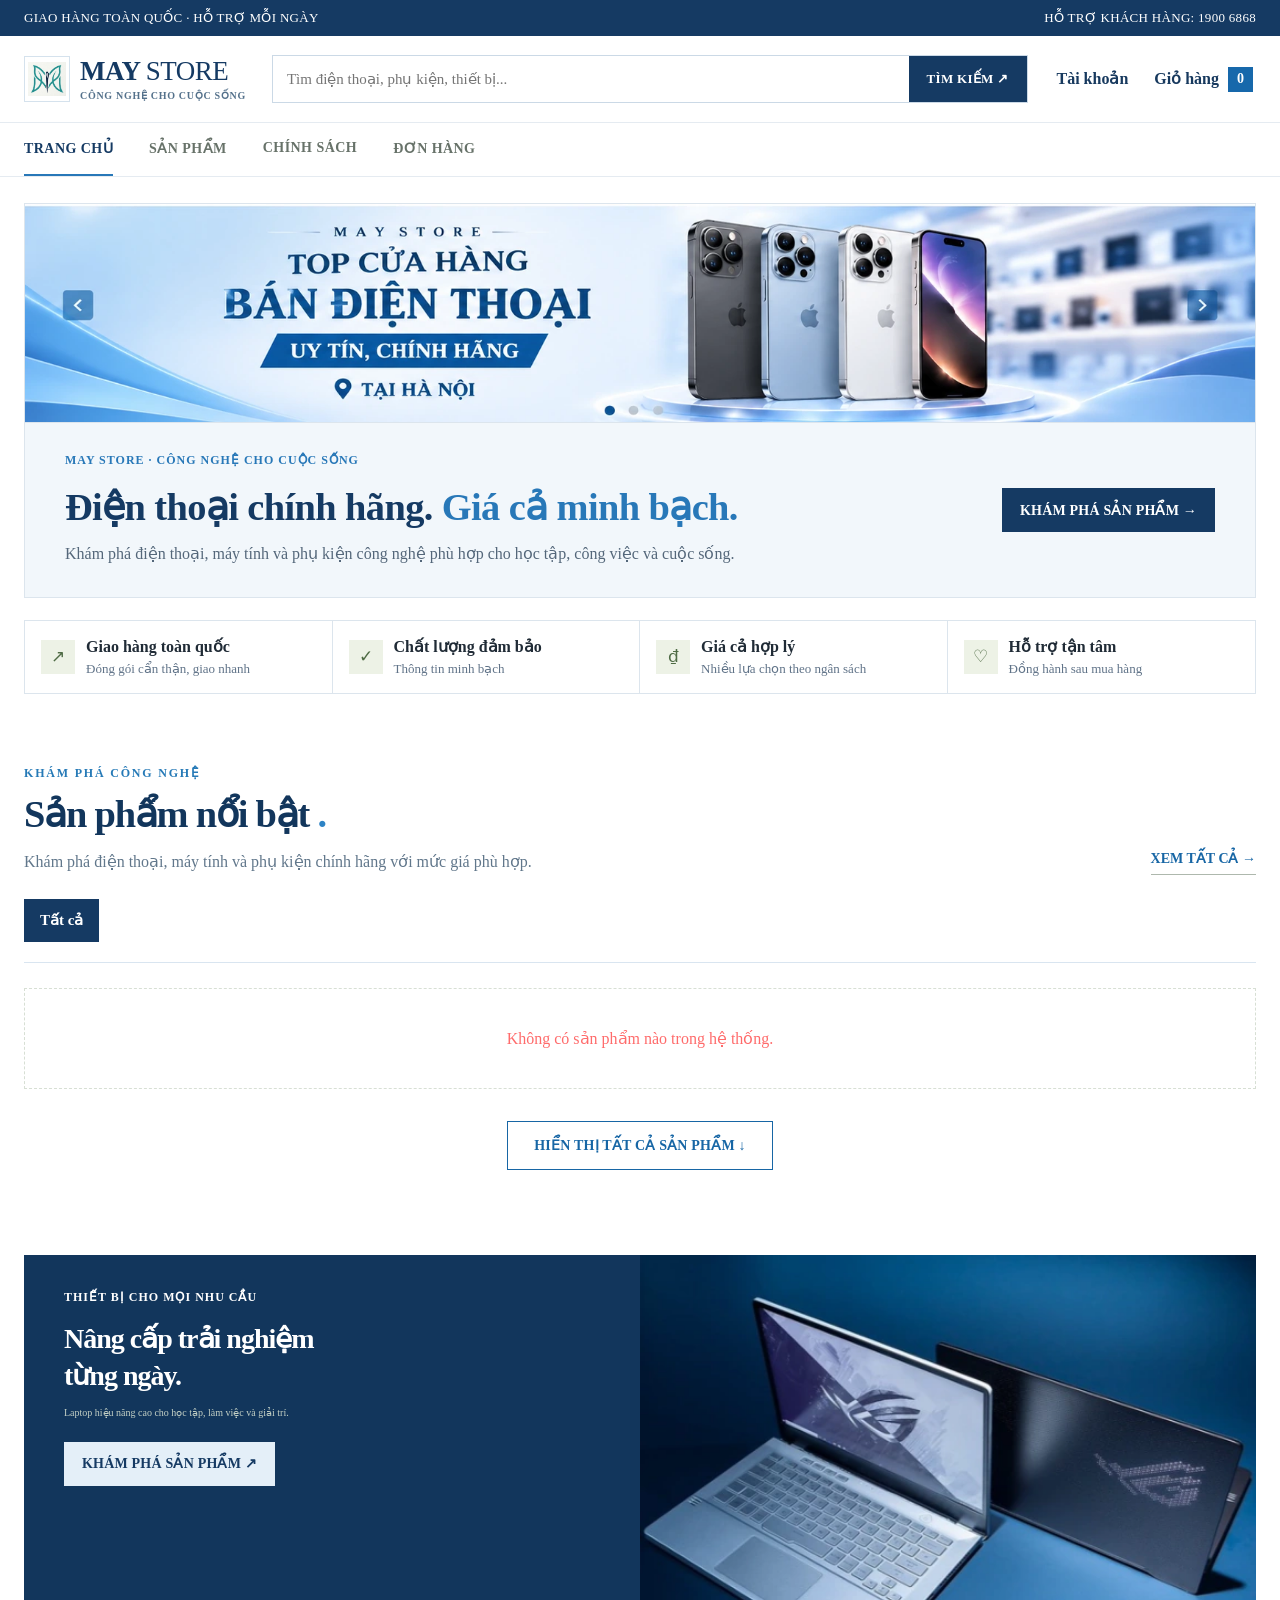
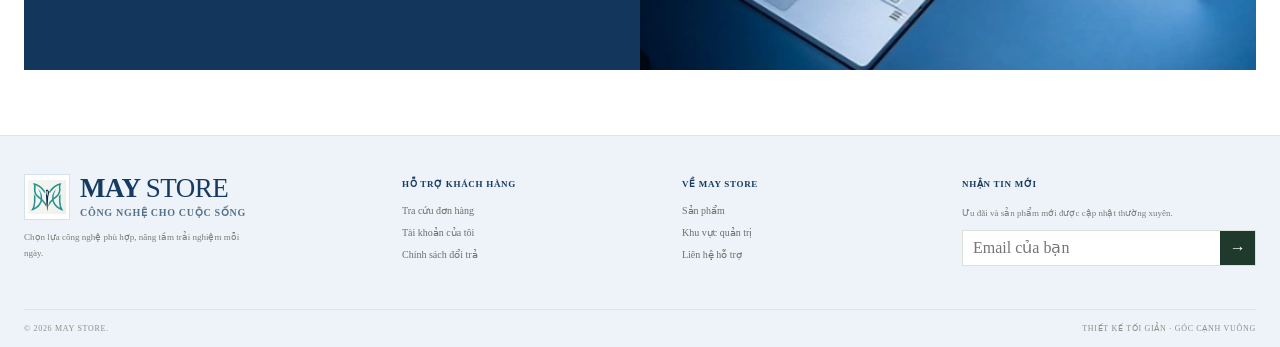
<file: frontend/index.html>
<!doctype html>
<html lang="vi">
  <head>
    <meta charset="utf-8" />
    <meta content="width=device-width, initial-scale=1" name="viewport" />
    <meta
      content="May Store - cửa hàng thiết bị công nghệ"
      name="description"
    />
    <title>May Store | Công nghệ cho cuộc sống</title>
    <link rel="stylesheet" href="assets/css/trang-chu.css?v=12">
    
  



</head>
  <body>
    <header>
      <div class="topbar">
        <div class="wrap topbar-in">
          <span> GIAO HÀNG TOÀN QUỐC · HỖ TRỢ MỖI NGÀY </span>
          <span> HỖ TRỢ KHÁCH HÀNG: 1900 6868 </span>
        </div>
      </div>
      <div class="wrap head">
        <a class="brand" href="index.html">
          <img class="brand-logo" src="assets/images/logo-maystore.webp" alt="Biểu tượng May Store" width="46" height="46" />
          <span>
            MAY
            <span class="light"> STORE </span>
            <small> CÔNG NGHỆ CHO CUỘC SỐNG </small>
          </span>
        </a>
        <form class="search" id="search-form">
          <input
            aria-label="Tìm sản phẩm"
            id="search-input"
            placeholder="Tìm điện thoại, phụ kiện, thiết bị..."
          />
          <button>TÌM KIẾM ↗</button>
        </form>
        <div class="head-links">
          <a href="login.html">Tài khoản</a>
          <a href="cart.html">
            Giỏ hàng
            <b id="cart-count"> 0 </b>
          </a>
        </div>
      </div>
      <nav>
        <div class="wrap nav-in">
          <a class="chosen" href="index.html"> TRANG CHỦ </a>
          <a href="#products"> SẢN PHẨM </a>
          <a href="#benefits"> CHÍNH SÁCH </a>
          <a href="orders.html"> ĐƠN HÀNG </a>

        </div>
      </nav>
    </header>
    <main>
      <section class="hero-banner wrap" aria-label="Giới thiệu cửa hàng May Store">
        <img src="assets/images/banner-maystore-chuyen-nghiep.webp"
             alt="Cửa hàng điện thoại uy tín, chính hãng tại Hà Nội"
             width="1672" height="297" fetchpriority="high" />
      </section>
      <section class="welcome wrap">
        <div>
          <p class="eyebrow">MAY STORE · CÔNG NGHỆ CHO CUỘC SỐNG</p>
          <h1>Điện thoại chính hãng. <span>Giá cả minh bạch.</span></h1>
          <p>Khám phá điện thoại, máy tính và phụ kiện công nghệ phù hợp cho học tập, công việc và cuộc sống.</p>
        </div>
        <a class="btn dark" href="#products">KHÁM PHÁ SẢN PHẨM →</a>
      </section>
      <section class="wrap benefits" id="benefits">
        <div>
          <i> ↗ </i>
          <p>
            <b> Giao hàng toàn quốc </b>
            <small> Đóng gói cẩn thận, giao nhanh </small>
          </p>
        </div>
        <div>
          <i> ✓ </i>
          <p>
            <b> Chất lượng đảm bảo </b>
            <small> Thông tin minh bạch </small>
          </p>
        </div>
        <div>
          <i> ₫ </i>
          <p>
            <b> Giá cả hợp lý </b>
            <small> Nhiều lựa chọn theo ngân sách </small>
          </p>
        </div>
        <div>
          <i> ♡ </i>
          <p>
            <b> Hỗ trợ tận tâm </b>
            <small> Đồng hành sau mua hàng </small>
          </p>
        </div>
      </section>
      <section class="wrap products" id="products">
        <div class="section-head">
          <div>
            <p class="eyebrow">KHÁM PHÁ CÔNG NGHỆ</p>
            <h2>
              Sản phẩm nổi bật
              <span> . </span>
            </h2>
            <p class="sub">
              Khám phá điện thoại, máy tính và phụ kiện chính hãng với mức giá phù hợp.
            </p>
          </div>
          <a class="under-link" href="#products"> XEM TẤT CẢ → </a>
        </div>
        <div class="tabs" id="category-tabs">
          <button class="active" data-category="Tất cả">
            Tất cả sản phẩm
            <small data-product-total> 0 </small>
          </button>
          <button data-category="Điện thoại">Điện thoại</button>
          <button data-category="Phụ kiện">Phụ kiện</button>
          <button data-category="Âm thanh">Âm thanh</button>
          <button data-category="Phụ kiện máy tính">Phụ kiện máy tính</button>
          <button data-category="Máy tính xách tay">Máy tính xách tay</button>
          <button data-category="Máy tính bảng">Máy tính bảng</button>
          <button data-category="Thiết bị đeo">Thiết bị đeo</button>
        </div>
        <div class="product-grid" id="product-grid"></div>
        <div class="center">
          <button class="btn outline" id="show-all">
            HIỂN THỊ TẤT CẢ SẢN PHẨM ↓
          </button>
        </div>
      </section>
      <section class="wrap promo">
        <div>
          <p class="eyebrow">THIẾT BỊ CHO MỌI NHU CẦU</p>
          <h2>
            Nâng cấp trải nghiệm
            <br />
            từng ngày.
          </h2>
          <p>
            Laptop hiệu năng cao cho học tập, làm việc và giải trí.
          </p>
          <a class="btn lime" href="#products"> KHÁM PHÁ SẢN PHẨM ↗ </a>
        </div>
        <div class="promo-photo">
          <img
            src="assets/images/laptop-asus-rog.webp"
            alt="Laptop ASUS ROG màu bạc trên nền xanh, ảnh sản phẩm do chủ cửa hàng cung cấp"
            loading="lazy"
          />
          
        </div>
      </section>
    </main>
    <footer>
      <div class="wrap footer-grid">
        <div>
          <a class="brand" href="index.html">
            <img class="brand-logo" src="assets/images/logo-maystore.webp" alt="Biểu tượng May Store" width="46" height="46" />
            <span>
              MAY
              <span class="light"> STORE </span>
              <small> CÔNG NGHỆ CHO CUỘC SỐNG </small>
            </span>
          </a>
          <p>Chọn lựa công nghệ phù hợp, nâng tầm trải nghiệm mỗi ngày.</p>
        </div>
        <div>
          <b> HỖ TRỢ KHÁCH HÀNG </b>
          <a href="orders.html"> Tra cứu đơn hàng </a>
          <a href="profile.html"> Tài khoản của tôi </a>
          <a href="#benefits"> Chính sách đổi trả </a>
        </div>
        <div>
          <b> VỀ MAY STORE </b>
          <a href="#products"> Sản phẩm </a>
          <a href="admin/dashboard.html"> Khu vực quản trị </a>
          <a href="mailto:hotro@maystore.local"> Liên hệ hỗ trợ </a>
        </div>
        <div>
          <b> NHẬN TIN MỚI </b>
          <p>Ưu đãi và sản phẩm mới được cập nhật thường xuyên.</p>
          <form id="newsletter">
            <input placeholder="Email của bạn" required="" type="email" />
            <button>→</button>
          </form>
        </div>
      </div>
      <div class="wrap foot-bottom">
        <span> © 2026 MAY STORE. </span>
        <span> THIẾT KẾ TỐI GIẢN · GÓC CẠNH VUÔNG </span>
      </div>
    </footer>
    <div class="toast" id="toast"></div>
    <script src="assets/js/main.js"></script>
  </body>
</html>
</file>
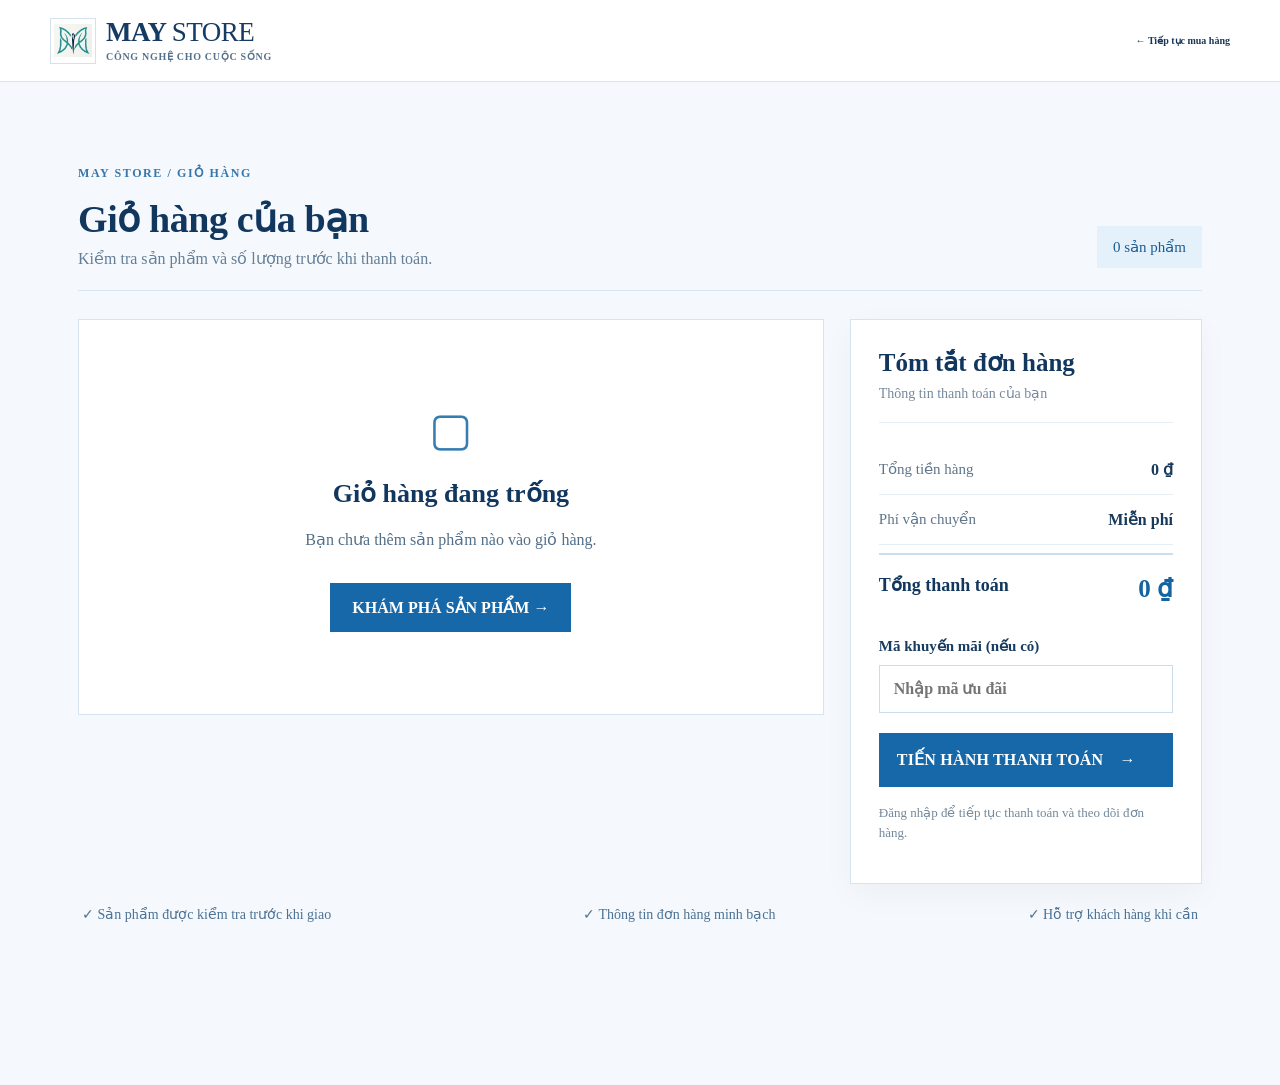
<file: frontend/cart.html>
<!DOCTYPE html>
<html lang="vi">
 <head>
  <meta charset="utf-8"/>
  <meta content="width=device-width,initial-scale=1" name="viewport"/>
  <title>
   Giỏ hàng | May Store
  </title>
  <link rel="stylesheet" href="assets/css/gio-hang.css?v=12">
  
    
 


</head>
 <body>
  <header class="simple-head">
   <a class="brand" href="index.html">
    <img class="brand-logo" src="assets/images/logo-maystore.webp" alt="Biểu tượng May Store" width="46" height="46" />
    <span>
     MAY
     <span class="light">
      STORE
     </span>
     <small>
      CÔNG NGHỆ CHO CUỘC SỐNG
     </small>
    </span>
   </a>
   <a href="index.html">
    ← Tiếp tục mua hàng
   </a>
  </header>
  <main class="page-wrap">
   <p class="eyebrow">
    MAY STORE / GIỎ HÀNG
   </p>
   <div class="cart-heading"><div><h1 class="page-title">Giỏ hàng của bạn</h1><p>Kiểm tra sản phẩm và số lượng trước khi thanh toán.</p></div><span id="cart-items-count">0 sản phẩm</span></div>
   <div class="cart-layout">
    <section class="cart-table" id="cart-table" aria-label="Danh sách sản phẩm trong giỏ">
    </section>
    <aside class="summary-panel">
     <h2>Tóm tắt đơn hàng</h2><p class="summary-subtitle">Thông tin thanh toán của bạn</p>
     <div class="summary-row">
      <span>
       Tổng tiền hàng
      </span>
      <b id="cart-subtotal">
       0 ₫
      </b>
     </div>
     <div class="summary-row">
      <span>
       Phí vận chuyển
      </span>
      <b>
       Miễn phí
      </b>
     </div>
     <div class="summary-row total">
      <span>
       Tổng thanh toán
      </span>
      <b id="cart-total">
       0 ₫
      </b>
     </div>
     <label class="promo-label">Mã khuyến mãi (nếu có)<input id="promo-code" placeholder="Nhập mã ưu đãi" maxlength="30" ></label><button class="btn dark full" id="checkout-btn">
      TIẾN HÀNH THANH TOÁN　→
     </button>
     <p class="summary-note">
      Đăng nhập để tiếp tục thanh toán và theo dõi đơn hàng.
     </p>
    </aside>
   </div>
   <div class="cart-support"><span>✓ Sản phẩm được kiểm tra trước khi giao</span><span>✓ Thông tin đơn hàng minh bạch</span><span>✓ Hỗ trợ khách hàng khi cần</span></div>
  </main>
  <script src="assets/js/pages.js">
  </script>
 </body>
</html>
</file>
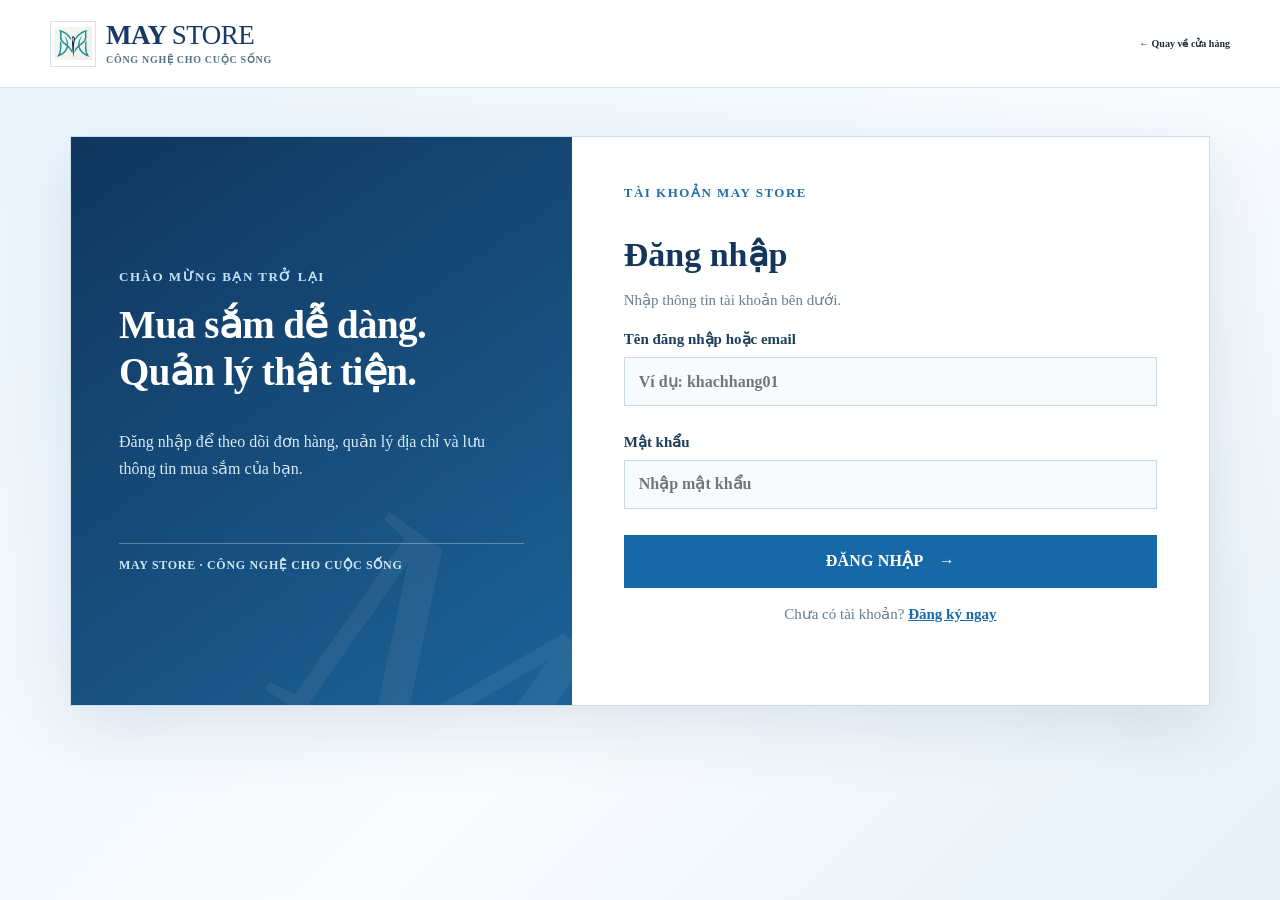
<file: frontend/login.html>
<!doctype html>
<html lang="vi">
  <head>
    <meta charset="utf-8" />
    <meta content="width=device-width,initial-scale=1" name="viewport" />
    <title>Đăng nhập | May Store</title>
    <link rel="stylesheet" href="assets/css/tai-khoan.css?v=12">
    
    
  

</head>
  <body>
    <header class="simple-head">
      <a class="brand" href="index.html">
        <img class="brand-logo" src="assets/images/logo-maystore.webp" alt="Biểu tượng May Store" width="46" height="46" />
        <span>
          MAY
          <span class="light"> STORE </span>
          <small> CÔNG NGHỆ CHO CUỘC SỐNG </small>
        </span>
      </a>
      <a href="index.html"> ← Quay về cửa hàng </a>
    </header>
    <main class="auth-wrap">
      <section class="auth-side">
        <p class="eyebrow">CHÀO MỪNG BẠN TRỞ LẠI</p>
        <h1>
          Mua sắm dễ dàng.
          <br />
          Quản lý thật tiện.
        </h1>
        <p>
          Đăng nhập để theo dõi đơn hàng, quản lý địa chỉ và lưu thông tin mua
          sắm của bạn.
        </p>
        <div class="auth-note">MAY STORE · CÔNG NGHỆ CHO CUỘC SỐNG</div>
      </section>
      <form class="form-panel" id="login-form">
        <p class="eyebrow">TÀI KHOẢN MAY STORE</p>
        <h2>Đăng nhập</h2>
        <p class="form-intro">Nhập thông tin tài khoản bên dưới.</p>
        <label>
          Tên đăng nhập hoặc email
          <input
            name="ten_dang_nhap"
            placeholder="Ví dụ: khachhang01"
            required=""
          />
        </label>
        <label>
          Mật khẩu
          <input
            name="mat_khau"
            placeholder="Nhập mật khẩu"
            required=""
            type="password"
          />
        </label>
        <button class="btn dark full">ĐĂNG NHẬP　→</button>
        <p class="form-foot">
          Chưa có tài khoản?
          <a href="register.html"> Đăng ký ngay </a>
        </p>
        <p class="form-message" id="form-message"></p>
        <small class="demo-hint"> </small>
      </form>
    </main>
    <script src="assets/js/pages.js"></script>
  </body>
</html>
</file>
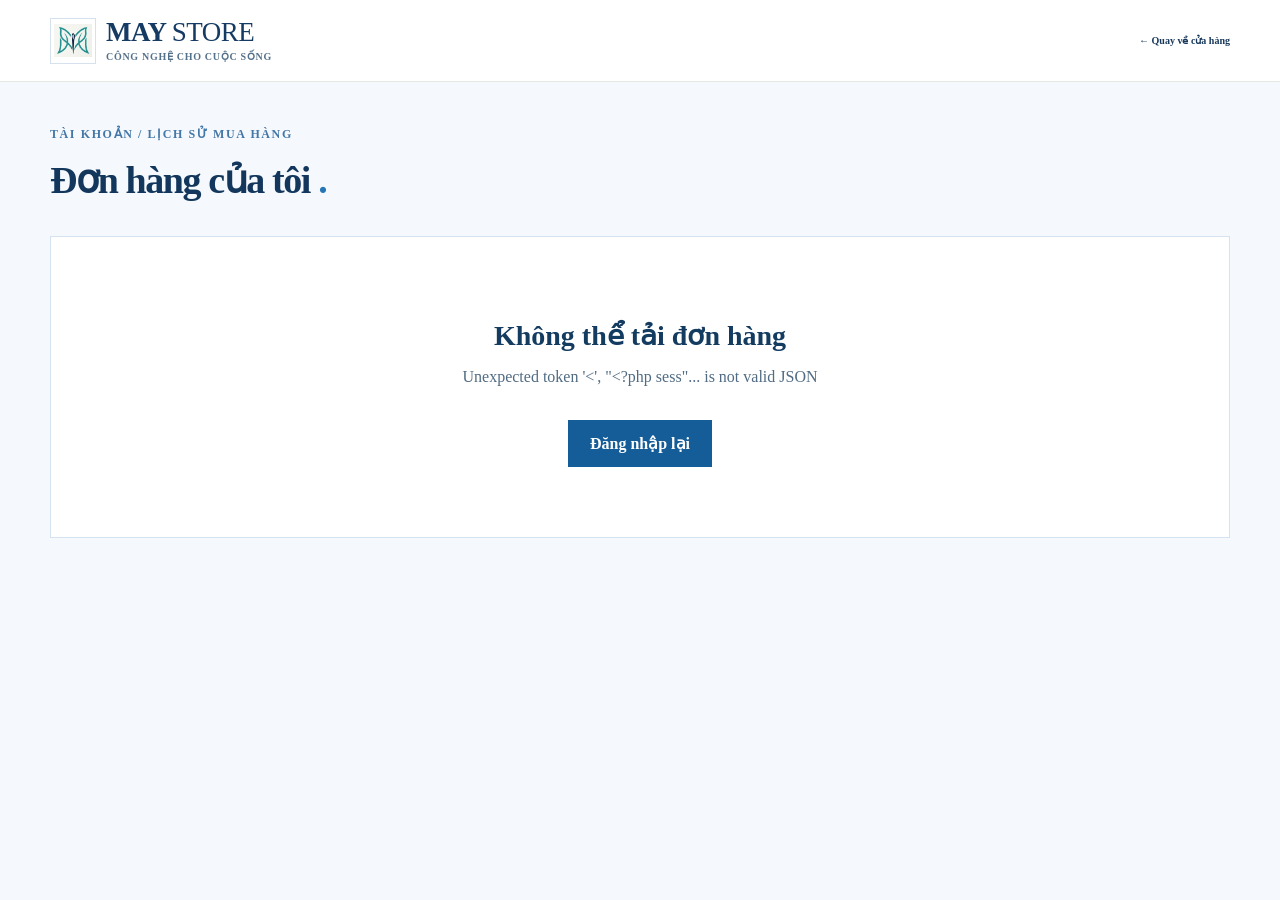
<file: frontend/orders.html>
<!DOCTYPE html>
<html lang="vi">
 <head>
  <meta charset="utf-8"/>
  <meta content="width=device-width,initial-scale=1" name="viewport"/>
  <title>
   Đơn hàng | May Store
  </title>
  <link rel="stylesheet" href="assets/css/don-hang.css?v=12">
  
    
 


</head>
 <body>
  <header class="simple-head">
   <a class="brand" href="index.html">
    <img class="brand-logo" src="assets/images/logo-maystore.webp" alt="Biểu tượng May Store" width="46" height="46" />
    <span>
     MAY
     <span class="light">
      STORE
     </span>
     <small>
      CÔNG NGHỆ CHO CUỘC SỐNG
     </small>
    </span>
   </a>
   <a href="index.html">
    ← Quay về cửa hàng
   </a>
  </header>
  <main class="page-wrap">
   <p class="eyebrow">
    TÀI KHOẢN / LỊCH SỬ MUA HÀNG
   </p>
   <h1 class="page-title">
    Đơn hàng của tôi
    <span>
     .
    </span>
   </h1>
   <div id="my-orders-list" class="orders-list">Đang tải đơn hàng...</div>
  </main>
  <script src="assets/js/pages.js?v=9"></script>
 </body>
</html>
</file>
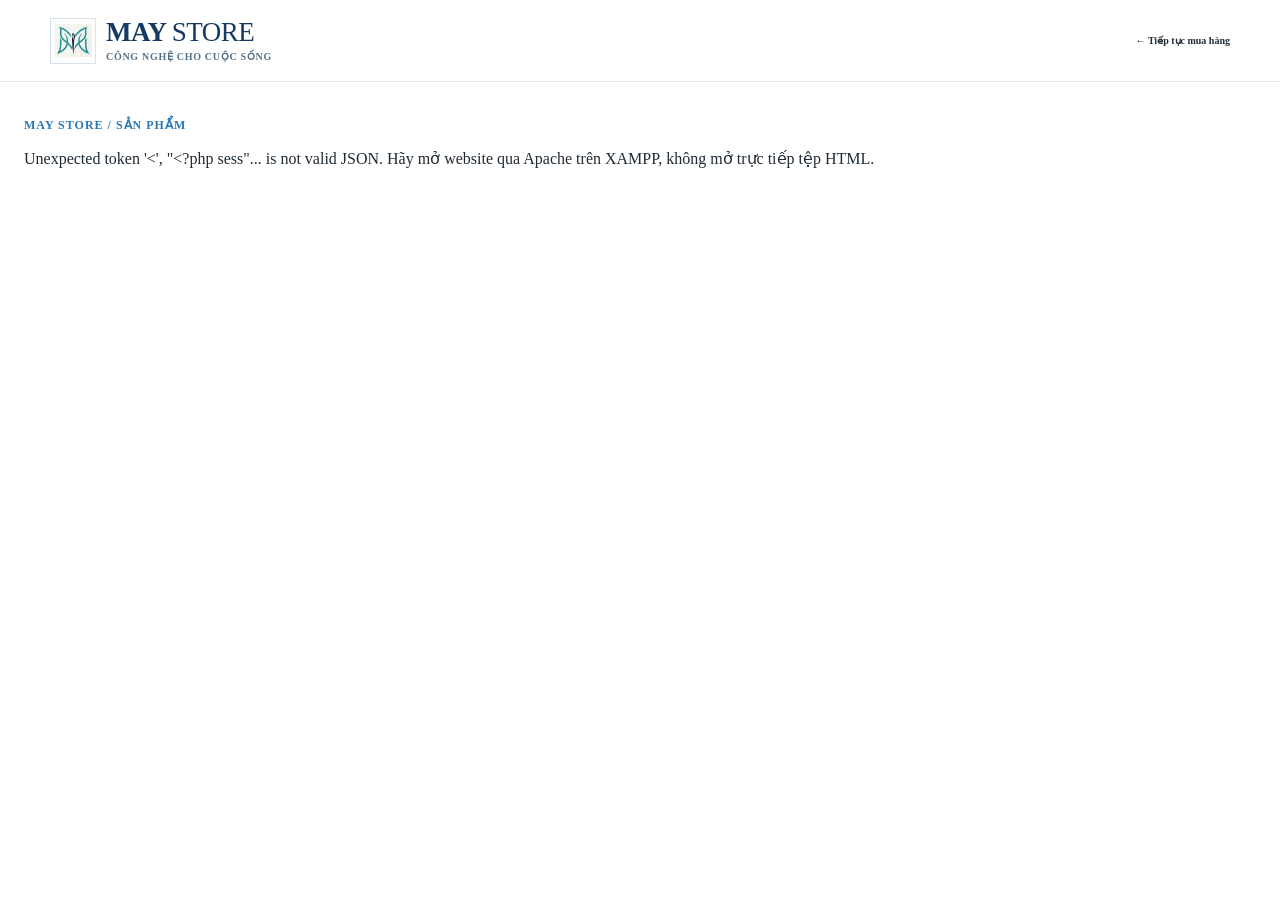
<file: frontend/product_detail.html>
<!doctype html>
<html lang="vi">
  <head>
    <meta charset="utf-8" />
    <meta content="width=device-width,initial-scale=1" name="viewport" />
    <title>Chi tiết sản phẩm | May Store</title>
    <link rel="stylesheet" href="assets/css/chi-tiet-san-pham.css?v=12">
    
    
  


</head>
  <body>
    <header class="simple-head">
      <a class="brand" href="index.html">
        <img class="brand-logo" src="assets/images/logo-maystore.webp" alt="Biểu tượng May Store" width="46" height="46" />
        <span>
          MAY
          <span class="light"> STORE </span>
          <small> CÔNG NGHỆ CHO CUỘC SỐNG </small>
        </span>
      </a>
      <a href="index.html"> ← Tiếp tục mua hàng </a>
    </header>
    <main class="page-wrap">
      <p class="eyebrow">MAY STORE / SẢN PHẨM</p>
      <div id="detail-root"></div>
    </main>
    <script src="assets/js/product-detail.js"></script>
  </body>
</html>
</file>
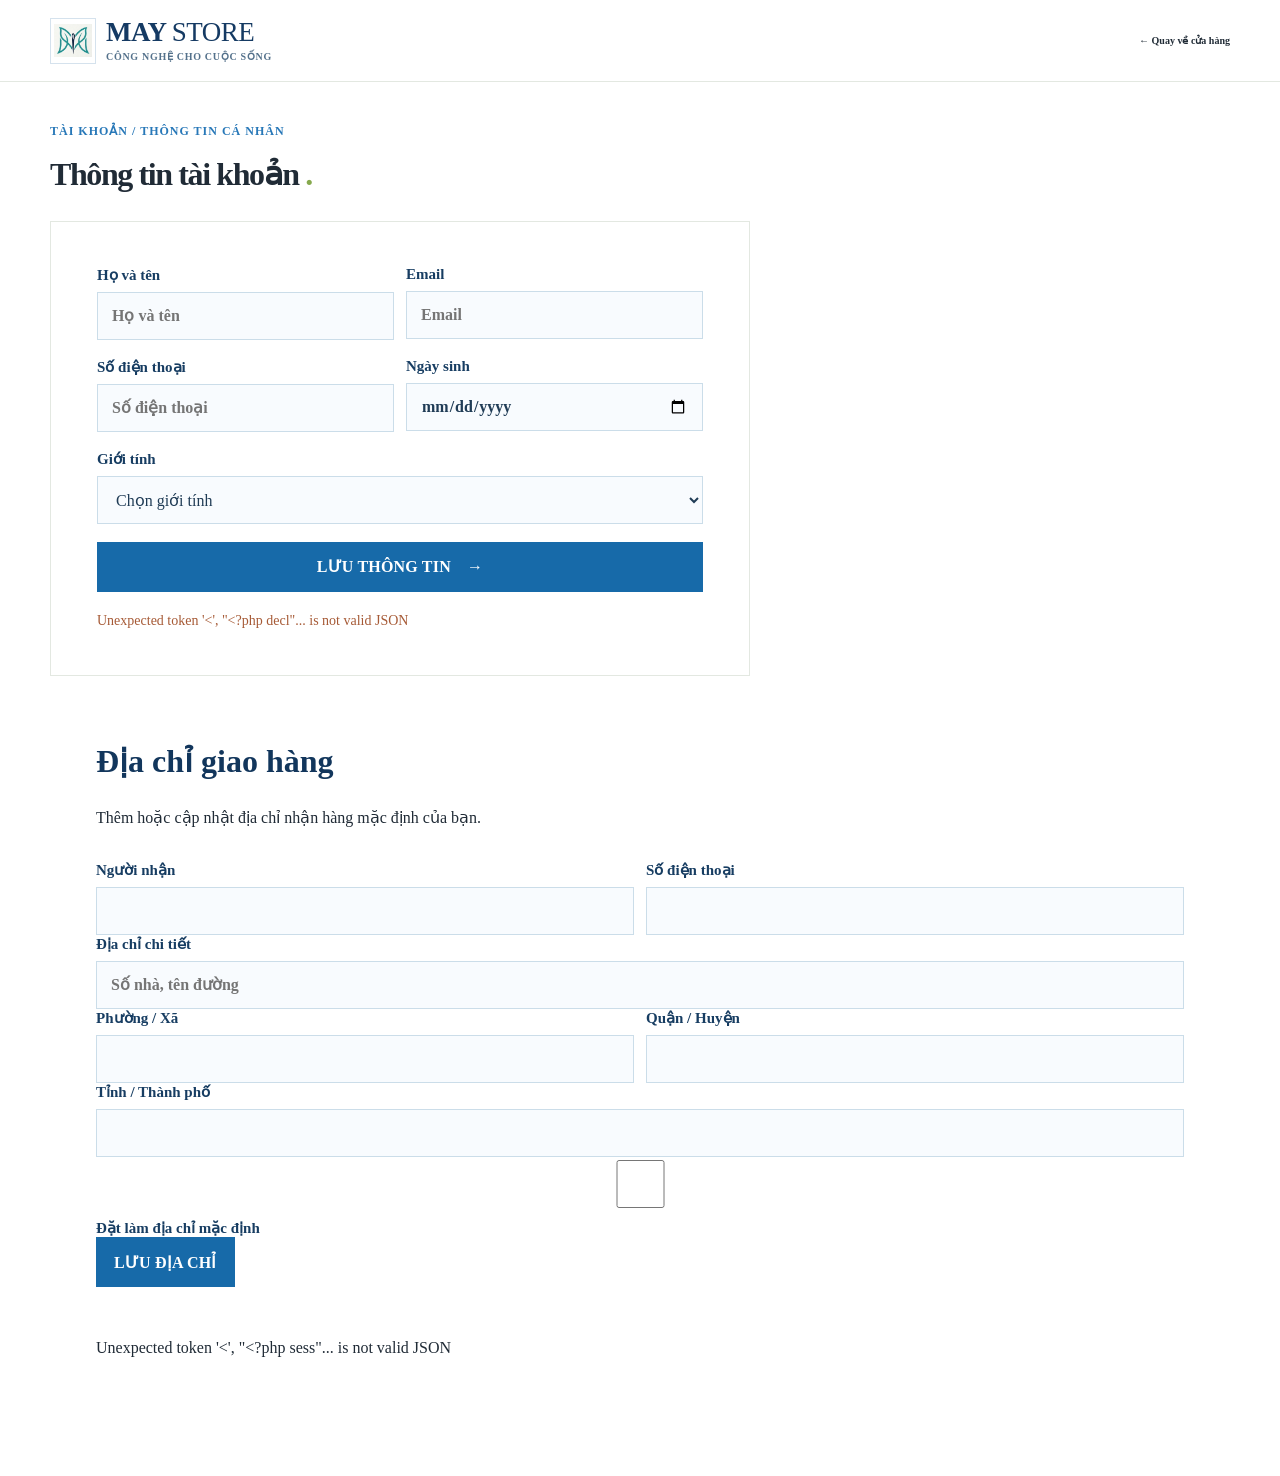
<file: frontend/profile.html>
<!DOCTYPE html>
<html lang="vi">
 <head>
  <meta charset="utf-8"/>
  <meta content="width=device-width,initial-scale=1" name="viewport"/>
  <title>
   Tài khoản | May Store
  </title>
  <link rel="stylesheet" href="assets/css/tai-khoan.css?v=12">
  
    
 

</head>
 <body>
  <header class="simple-head">
   <a class="brand" href="index.html">
    <img class="brand-logo" src="assets/images/logo-maystore.webp" alt="Biểu tượng May Store" width="46" height="46" />
    <span>
     MAY
     <span class="light">
      STORE
     </span>
     <small>
      CÔNG NGHỆ CHO CUỘC SỐNG
     </small>
    </span>
   </a>
   <a href="index.html">
    ← Quay về cửa hàng
   </a>
  </header>
  <main class="page-wrap">
   <p class="eyebrow">
    TÀI KHOẢN / THÔNG TIN CÁ NHÂN
   </p>
   <h1 class="page-title">
    Thông tin tài khoản
    <span>
     .
    </span>
   </h1>
   <form class="form-panel profile-panel" id="profile-form">
    <div class="form-two">
     <label>
      Họ và tên
      <input name="ho_ten" placeholder="Họ và tên" required=""/>
     </label>
     <label>
      Email
      <input name="email" placeholder="Email" required="" type="email"/>
     </label>
    </div>
    <div class="form-two">
     <label>
      Số điện thoại
      <input name="so_dien_thoai" placeholder="Số điện thoại"/>
     </label>
     <label>
      Ngày sinh
      <input name="ngay_sinh" type="date"/>
     </label>
    </div>
    <label>
     Giới tính
     <select name="gioi_tinh">
      <option value="">
       Chọn giới tính
      </option>
      <option>
       Nam
      </option>
      <option>
       Nữ
      </option>
      <option>
       Khác
      </option>
     </select>
    </label>
    <button class="btn dark">
     LƯU THÔNG TIN　→
    </button>
    <p class="form-message" id="form-message">
    </p>
   </form>
  <section class="form-panel" style="margin-top:28px">
   <h2>Địa chỉ giao hàng</h2>
   <p>Thêm hoặc cập nhật địa chỉ nhận hàng mặc định của bạn.</p>
   <form id="address-form">
    <div class="form-two"><label>Người nhận<input name="nguoi_nhan" required></label><label>Số điện thoại<input name="so_dien_thoai" required></label></div>
    <label>Địa chỉ chi tiết<input name="dia_chi_chi_tiet" placeholder="Số nhà, tên đường" required></label>
    <div class="form-two"><label>Phường / Xã<input name="phuong_xa"></label><label>Quận / Huyện<input name="quan_huyen" required></label></div>
    <label>Tỉnh / Thành phố<input name="tinh_thanh" required></label>
    <label><input type="checkbox" name="mac_dinh" value="1"> Đặt làm địa chỉ mặc định</label>
    <button class="btn dark">LƯU ĐỊA CHỈ</button><p id="address-message"></p>
   </form>
   <div id="address-list" style="margin-top:18px"></div>
  </section>
  </main>
  <script src="assets/js/profile.js"></script>
  <script src="assets/js/pages.js">
  </script>
 </body>
</html>
</file>
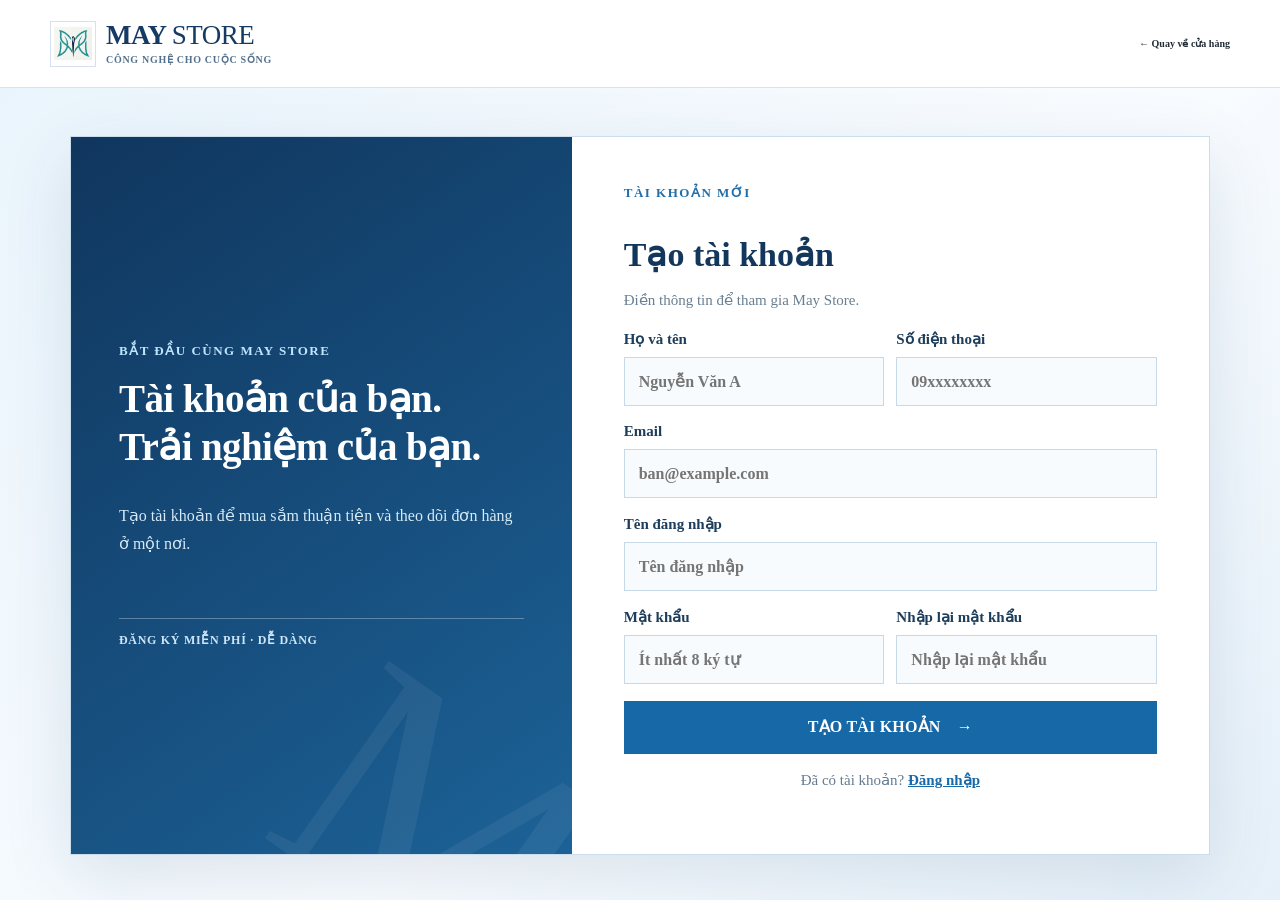
<file: frontend/register.html>
<!DOCTYPE html>
<html lang="vi">
 <head>
  <meta charset="utf-8"/>
  <meta content="width=device-width,initial-scale=1" name="viewport"/>
  <title>
   Đăng ký | May Store
  </title>
  <link rel="stylesheet" href="assets/css/tai-khoan.css?v=12">
  
    
 

</head>
 <body>
  <header class="simple-head">
   <a class="brand" href="index.html">
    <img class="brand-logo" src="assets/images/logo-maystore.webp" alt="Biểu tượng May Store" width="46" height="46" />
    <span>
     MAY
     <span class="light">
      STORE
     </span>
     <small>
      CÔNG NGHỆ CHO CUỘC SỐNG
     </small>
    </span>
   </a>
   <a href="index.html">
    ← Quay về cửa hàng
   </a>
  </header>
  <main class="auth-wrap">
   <section class="auth-side">
    <p class="eyebrow">
     BẮT ĐẦU CÙNG MAY STORE
    </p>
    <h1>
     Tài khoản của bạn.
     <br/>
     Trải nghiệm của bạn.
    </h1>
    <p>
     Tạo tài khoản để mua sắm thuận tiện và theo dõi đơn hàng ở một nơi.
    </p>
    <div class="auth-note">
     ĐĂNG KÝ MIỄN PHÍ · DỄ DÀNG
    </div>
   </section>
   <form class="form-panel" id="register-form">
    <p class="eyebrow">
     TÀI KHOẢN MỚI
    </p>
    <h2>
     Tạo tài khoản
    </h2>
    <p class="form-intro">
     Điền thông tin để tham gia May Store.
    </p>
    <div class="form-two">
     <label>
      Họ và tên
      <input name="ho_ten" placeholder="Nguyễn Văn A" required=""/>
     </label>
     <label>
      Số điện thoại
      <input name="so_dien_thoai" placeholder="09xxxxxxxx"/>
     </label>
    </div>
    <label>
     Email
     <input name="email" placeholder="ban@example.com" required="" type="email"/>
    </label>
    <label>
     Tên đăng nhập
     <input minlength="4" name="ten_dang_nhap" placeholder="Tên đăng nhập" required=""/>
    </label>
    <div class="form-two">
     <label>
      Mật khẩu
      <input minlength="8" name="mat_khau" placeholder="Ít nhất 8 ký tự" required="" type="password"/>
     </label>
     <label>
      Nhập lại mật khẩu
      <input minlength="8" name="xac_nhan" placeholder="Nhập lại mật khẩu" required="" type="password"/>
     </label>
    </div>
    <button class="btn dark full">
     TẠO TÀI KHOẢN　→
    </button>
    <p class="form-foot">
     Đã có tài khoản?
     <a href="login.html">
      Đăng nhập
     </a>
    </p>
    <p class="form-message" id="form-message">
    </p>
   </form>
  </main>
  <script src="assets/js/pages.js">
  </script>
 </body>
</html>
</file>
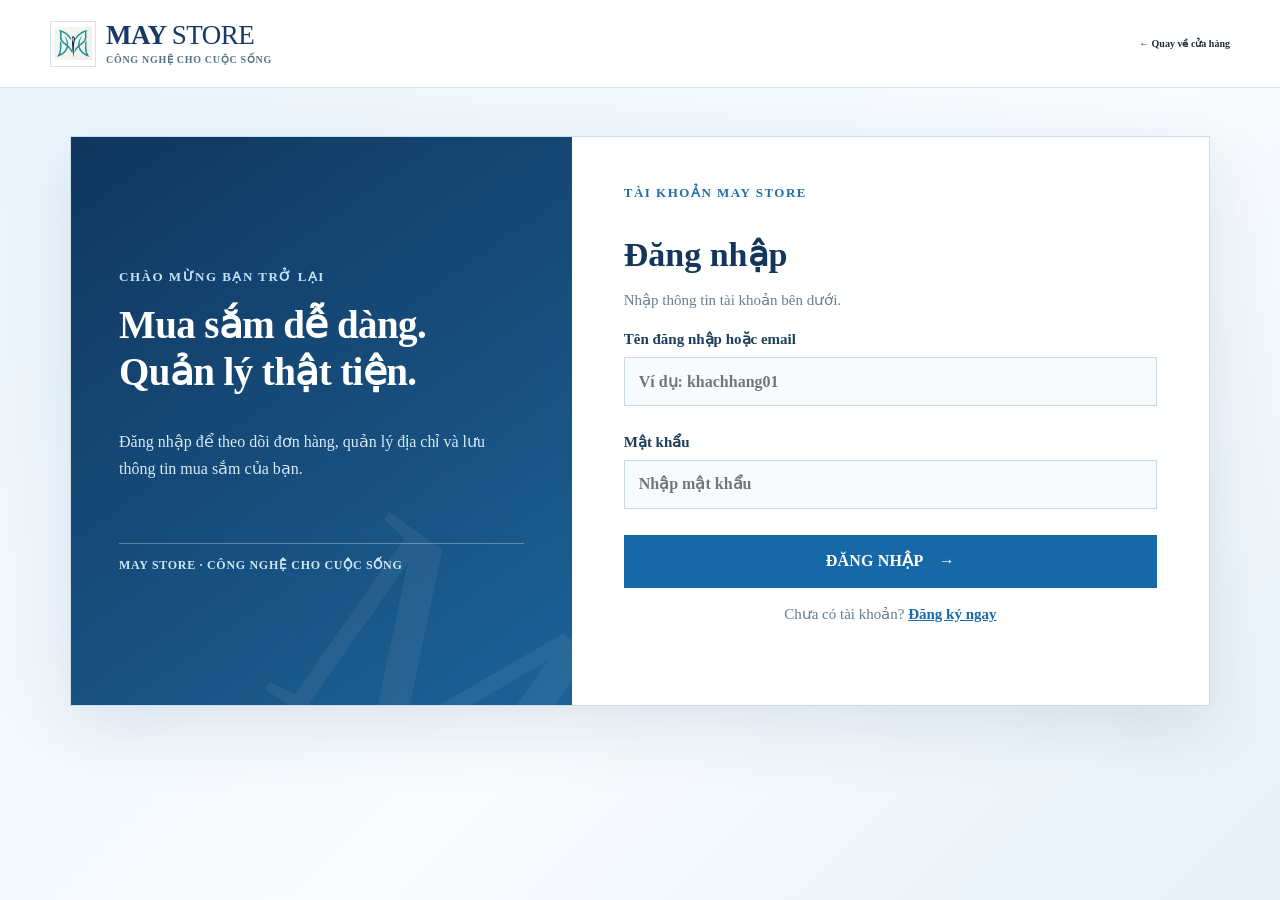
<file: frontend/admin/categories.html>
<!doctype html>
<html lang="vi">
  <head>
    <meta charset="utf-8" />
    <meta content="width=device-width,initial-scale=1" name="viewport" />
    <title>Quản lý danh mục | May Store</title>
    <link rel="stylesheet" href="../assets/css/quan-tri.css?v=12">
    
    
  <script>
(async()=>{try{const r=await fetch('../../backend/api/session.php',{credentials:'same-origin',cache:'no-store'});const j=await r.json();if(!r.ok||j.nguoi_dung?.vai_tro!=='quan_tri')location.replace('../login.html');}catch{location.replace('../login.html');}})();
</script>

</head>
  <body class="admin-body">
    <aside class="admin-sidebar">
      <a class="brand" href="../index.html">
        <img class="brand-logo" src="../assets/images/logo-maystore.webp" alt="Biểu tượng May Store" width="46" height="46" />
        <span>
          MAY
          <span class="light"> STORE </span>
          <small> TRUNG TÂM QUẢN TRỊ </small>
        </span>
      </a>
      <p class="side-label">QUẢN LÝ CỬA HÀNG</p>
      <a class="side-link" href="dashboard.html"> ▦ Bảng điều khiển </a>
      <a class="side-link" href="products.html"> ▣ Sản phẩm </a>
      <a class="side-link" href="customers.html"> ♙ Khách hàng </a>
      <a class="side-link" href="orders.html"> ▤ Đơn hàng </a>
      <a class="side-link" href="inventory.html"> ▥ Kho hàng </a>
      <a class="side-link" href="promotions.html"> ％ Khuyến mãi </a>
      <a class="side-link active" href="categories.html"> ☷ Danh mục </a>
      <div class="sidebar-bottom">
        <a href="../index.html"> ← Xem cửa hàng </a>
        <button id="admin-logout">Đăng xuất ↗</button>
      </div>
    </aside>
    <main class="admin-main">
      <header class="admin-top">
        <div>
          <span class="breadcrumb"> MAY STORE / QUẢN LÝ </span>
          <h1>Quản lý danh mục</h1>
        </div>
        <div class="admin-user">
          <span class="admin-avatar"> Q </span>
          <span>
            <b> Quản trị viên </b>
            <small> Quản trị hệ thống </small>
          </span>
        </div>
      </header>
      <section class="admin-panel standalone-panel">
        <div class="panel-head">
          <div>
            <h2>Danh mục sản phẩm</h2>
            <p>Quản lý phân loại sản phẩm trên cửa hàng.</p>
          </div>
        </div>
        <div class="toolbar">
          <input
            id="admin-generic-search"
            placeholder="Nhập từ khóa tìm kiếm..."
          />
          <button class="admin-secondary" id="generic-search-btn">
            Tìm kiếm
          </button>
        </div>
        <div id="admin-generic-content"></div>
      </section>
    </main>
    <script src="../assets/js/admin.js"></script>
  </body>
</html>
</file>
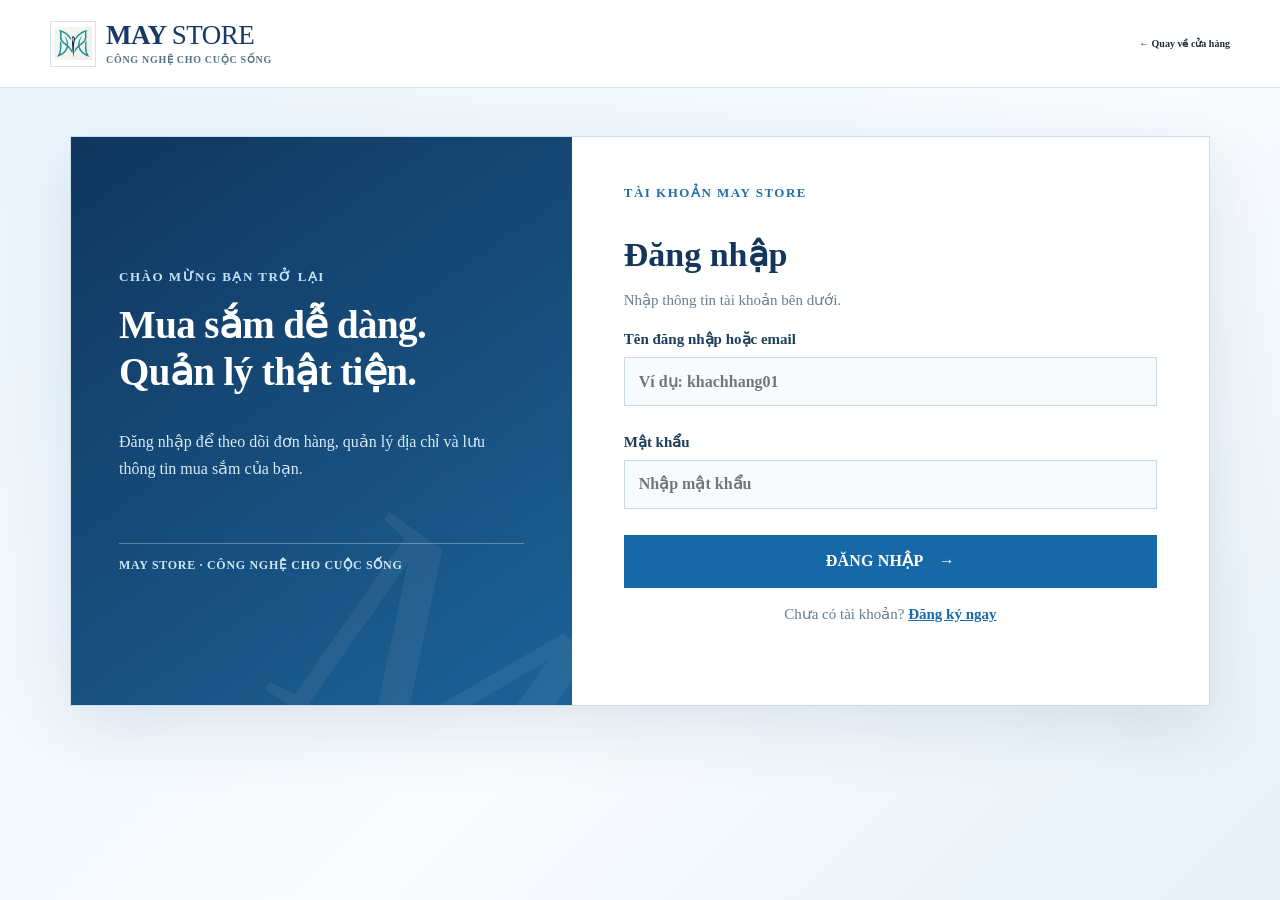
<file: frontend/admin/customers.html>
<!DOCTYPE html>
<html lang="vi">
 <head>
  <meta charset="utf-8"/>
  <meta content="width=device-width,initial-scale=1" name="viewport"/>
  <title>
   Quản lý khách hàng | May Store
  </title>
  <link rel="stylesheet" href="../assets/css/quan-tri.css?v=12">
  
    
 <script>
(async()=>{try{const r=await fetch('../../backend/api/session.php',{credentials:'same-origin',cache:'no-store'});const j=await r.json();if(!r.ok||j.nguoi_dung?.vai_tro!=='quan_tri')location.replace('../login.html');}catch{location.replace('../login.html');}})();
</script>

</head>
 <body class="admin-body">
  <aside class="admin-sidebar">
   <a class="brand" href="../index.html">
    <img class="brand-logo" src="../assets/images/logo-maystore.webp" alt="Biểu tượng May Store" width="46" height="46" />
    <span>
     MAY
     <span class="light">
      STORE
     </span>
     <small>
      TRUNG TÂM QUẢN TRỊ
     </small>
    </span>
   </a>
   <p class="side-label">
    QUẢN LÝ CỬA HÀNG
   </p>
   <a class="side-link" href="dashboard.html">
    ▦　 Bảng điều khiển
   </a>
   <a class="side-link" href="products.html">
    ▣　 Sản phẩm
   </a>
   <a class="side-link" href="customers.html">
    ♙　 Khách hàng
   </a>
   <a class="side-link" href="orders.html">
    ▤　 Đơn hàng
   </a>
   <a class="side-link" href="inventory.html">
    ▥　 Kho hàng
   </a>
   <a class="side-link" href="promotions.html">
    ％　 Khuyến mãi
   </a>
   <a class="side-link" href="categories.html">
    ☷　 Danh mục
   </a>
   <div class="sidebar-bottom">
    <a href="../index.html">
     ← Xem cửa hàng
    </a>
    <button id="admin-logout">
     Đăng xuất ↗
    </button>
   </div>
  </aside>
  <main class="admin-main">
   <header class="admin-top">
    <div>
     <span class="breadcrumb">
      MAY STORE / QUẢN LÝ
     </span>
     <h1>
      Quản lý khách hàng
     </h1>
    </div>
    <div class="admin-user">
     <span class="admin-avatar">
      Q
     </span>
     <span>
      <b>
       Quản trị viên
      </b>
      <small>
       Quản trị hệ thống
      </small>
     </span>
    </div>
   </header>
   <section class="admin-panel standalone-panel">
    <div class="panel-head">
     <div>
      <h2>
       Quản lý khách hàng
      </h2>
      <p>
       Danh sách tài khoản được tải trực tiếp từ cơ sở dữ liệu.
      </p>
     </div>
    </div>
    <div class="toolbar">
     <input id="admin-generic-search" placeholder="Nhập từ khóa tìm kiếm..."/>
     <button class="admin-secondary" id="generic-search-btn">
      Tìm kiếm
     </button>
    </div>
    <div id="admin-generic-content">
    </div>
   </section>
  </main>
  <script src="../assets/js/admin.js">
  </script>
 </body>
</html>
</file>
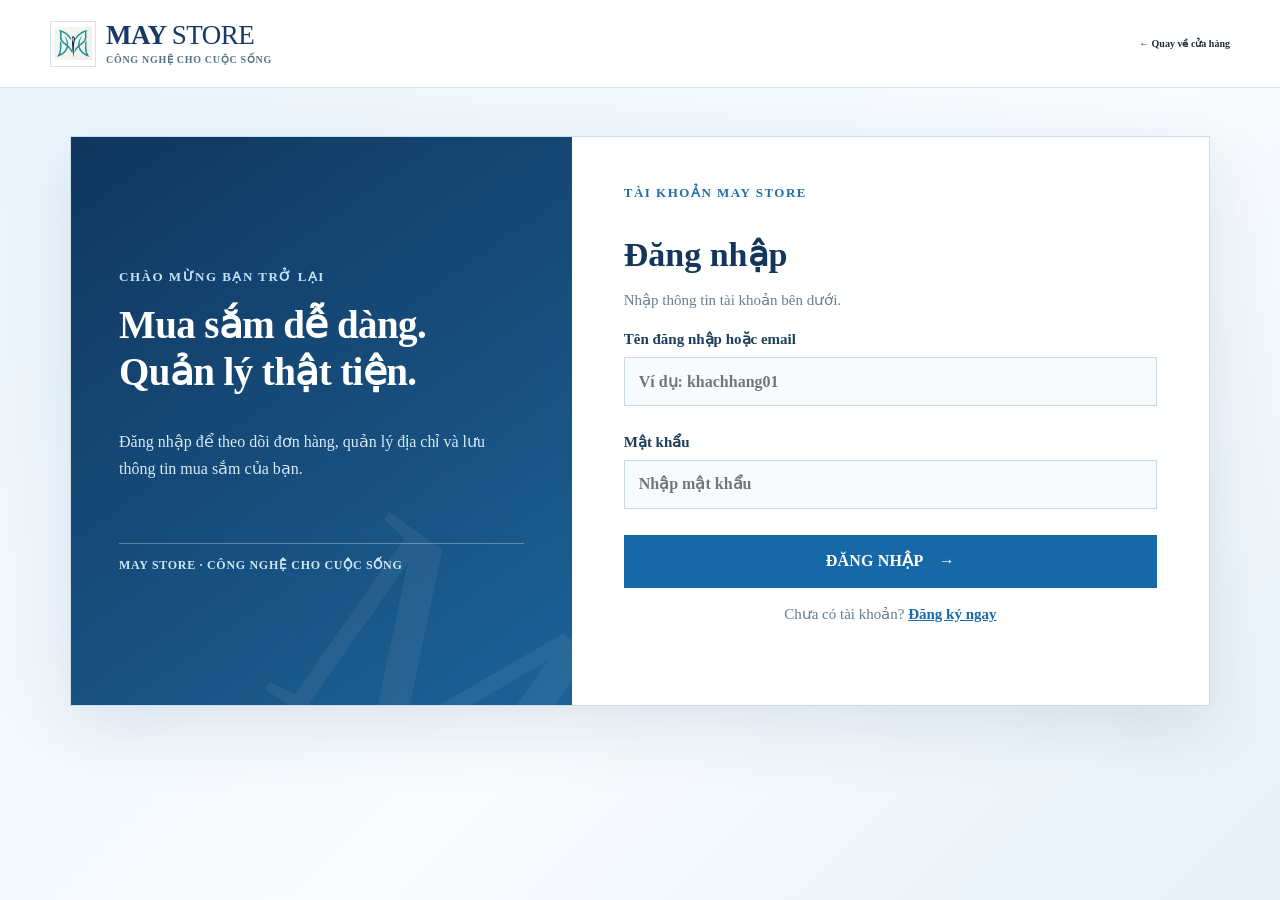
<file: frontend/admin/dashboard.html>
<!DOCTYPE html>
<html lang="vi">
 <head>
  <meta charset="utf-8"/>
  <meta content="width=device-width,initial-scale=1" name="viewport"/>
  <title>
   Quản trị | May Store
  </title>
  <link rel="stylesheet" href="../assets/css/quan-tri.css?v=12">
  
    
 <script>
(async()=>{try{const r=await fetch('../../backend/api/session.php',{credentials:'same-origin',cache:'no-store'});const j=await r.json();if(!r.ok||j.nguoi_dung?.vai_tro!=='quan_tri')location.replace('../login.html');}catch{location.replace('../login.html');}})();
</script>

</head>
 <body class="admin-body">
  <aside class="admin-sidebar">
   <a class="brand" href="../index.html">
    <img class="brand-logo" src="../assets/images/logo-maystore.webp" alt="Biểu tượng May Store" width="46" height="46" />
    <span>
     MAY
     <span class="light">
      STORE
     </span>
     <small>
      TRUNG TÂM QUẢN TRỊ
     </small>
    </span>
   </a>
   <p class="side-label">
    QUẢN LÝ CỬA HÀNG
   </p>
   <a class="side-link active" href="dashboard.html">
    ▦　 Bảng điều khiển
   </a>
   <a class="side-link" href="products.html">
    ▣　 Sản phẩm
   </a>
   <a class="side-link" href="trung-tam-quan-ly.html">
    ▤　 Quản lý dữ liệu
   </a>
   <a class="side-link" href="customers.html">
    ♙　 Khách hàng
   </a>
   <a class="side-link" href="orders.html">
    ▤　 Đơn hàng
   </a>
   <a class="side-link" href="inventory.html">
    ▥　 Kho hàng
   </a>
   <a class="side-link" href="promotions.html">
    ％　 Khuyến mãi
   </a>
   <a class="side-link" href="categories.html">
    ☷　 Danh mục
   </a>
   <div class="sidebar-bottom">
    <a href="../index.html">
     ← Xem cửa hàng
    </a>
    <button id="admin-logout">
     Đăng xuất ↗
    </button>
   </div>
  </aside>
  <main class="admin-main">
   <header class="admin-top">
    <div>
     <span class="breadcrumb">
      MAY STORE / QUẢN TRỊ
     </span>
     <h1>
      Bảng điều khiển
     </h1>
    </div>
    <div class="admin-user">
     <span class="admin-avatar">
      Q
     </span>
     <span>
      <b>
       Quản trị viên
      </b>
      <small>
       Quản trị hệ thống
      </small>
     </span>
    </div>
   </header>
   <section class="welcome-banner">
    <div>
     <p class="eyebrow">
      TỔNG QUAN CỬA HÀNG
     </p>
     <h2>
      Chào mừng trở lại.
     </h2>
     <p>
      Dữ liệu trực tiếp từ cơ sở dữ liệu MySQL của cửa hàng.
     </p>
    </div>
    <span class="welcome-mark">
     M.
    </span>
   </section>
   <section class="metric-grid">
    <article class="metric">
     <span>
      TỔNG SẢN PHẨM
     </span>
     <b id="metric-products">—</b>
     <small>
      Đang có trong danh mục
     </small>
     <i>
      ▣
     </i>
    </article>
    <article class="metric">
     <span>
      KHÁCH HÀNG
     </span>
     <b id="metric-customers">—</b>
     <small>
      Tài khoản khách hàng
     </small>
     <i>
      ♙
     </i>
    </article>
    <article class="metric">
     <span>
      ĐƠN HÀNG
     </span>
     <b id="metric-orders">—</b>
     <small>
      Tất cả đơn hàng đã tạo
     </small>
     <i>
      ▤
     </i>
    </article>
    <article class="metric">
     <span>
      GIÁ TRỊ ĐƠN
     </span>
     <b id="metric-revenue">—</b>
     <small>
      Tổng giá trị đơn chưa hủy
     </small>
     <i>
      ₫
     </i>
    </article>
   </section>
   <section class="admin-content-grid">
    <article class="admin-panel">
     <div class="panel-head">
      <div>
       <h2>
        Sản phẩm gần đây
       </h2>
       <p>
        Danh sách sản phẩm trong hệ thống
       </p>
      </div>
      <a href="products.html">
       Quản lý sản phẩm →
      </a>
     </div>
     <div class="table-wrap">
      <table>
       <thead>
        <tr>
         <th>
          MÃ SP
         </th>
         <th>
          TÊN SẢN PHẨM
         </th>
         <th>
          GIÁ BÁN
         </th>
         <th>
          TỒN KHO
         </th>
         <th>
          TRẠNG THÁI
         </th>
        </tr>
       </thead>
       <tbody id="dashboard-products">
       </tbody>
      </table>
     </div>
    </article>
    <article class="admin-panel quick-panel">
     <div class="panel-head">
      <div>
       <h2>
        Thao tác nhanh
       </h2>
       <p>
        Các công việc thường dùng
       </p>
      </div>
     </div>
     <a class="quick-action" href="products.html">
      <span>
       ＋
      </span>
      <div>
       <b>
        Thêm sản phẩm
       </b>
       <small>
        Tạo mặt hàng mới
       </small>
      </div>
      <strong>
       →
      </strong>
     </a>
     <a class="quick-action" href="customers.html">
      <span>
       ♙
      </span>
      <div>
       <b>
        Quản lý khách hàng
       </b>
       <small>
        Xem tài khoản
       </small>
      </div>
      <strong>
       →
      </strong>
     </a>
     <a class="quick-action" href="orders.html">
      <span>
       ▤
      </span>
      <div>
       <b>
        Kiểm tra đơn hàng
       </b>
       <small>
        Theo dõi tình trạng đơn
       </small>
      </div>
      <strong>
       →
      </strong>
     </a>
    </article>
   </section>
  </main>
  <script src="../assets/js/admin.js">
  </script>
</body>
</html>
</file>
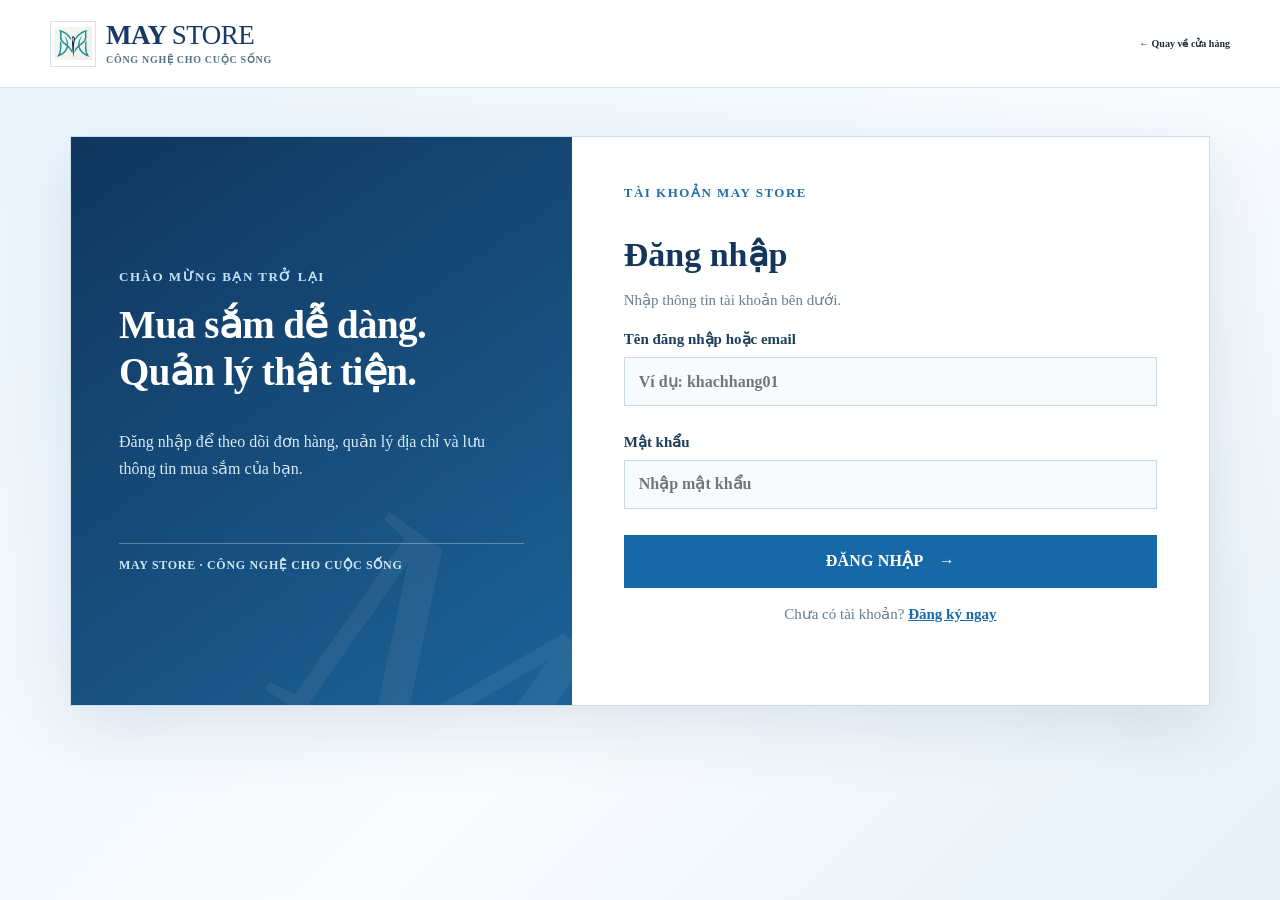
<file: frontend/admin/inventory.html>
<!DOCTYPE html>
<html lang="vi">
 <head>
  <meta charset="utf-8"/>
  <meta content="width=device-width,initial-scale=1" name="viewport"/>
  <title>
   Quản lý kho hàng | May Store
  </title>
  <link rel="stylesheet" href="../assets/css/quan-tri.css?v=12">
  
    
 <script>
(async()=>{try{const r=await fetch('../../backend/api/session.php',{credentials:'same-origin',cache:'no-store'});const j=await r.json();if(!r.ok||j.nguoi_dung?.vai_tro!=='quan_tri')location.replace('../login.html');}catch{location.replace('../login.html');}})();
</script>

</head>
 <body class="admin-body">
  <aside class="admin-sidebar">
   <a class="brand" href="../index.html">
    <img class="brand-logo" src="../assets/images/logo-maystore.webp" alt="Biểu tượng May Store" width="46" height="46" />
    <span>
     MAY
     <span class="light">
      STORE
     </span>
     <small>
      TRUNG TÂM QUẢN TRỊ
     </small>
    </span>
   </a>
   <p class="side-label">
    QUẢN LÝ CỬA HÀNG
   </p>
   <a class="side-link" href="dashboard.html">
    ▦　 Bảng điều khiển
   </a>
   <a class="side-link" href="products.html">
    ▣　 Sản phẩm
   </a>
   <a class="side-link" href="customers.html">
    ♙　 Khách hàng
   </a>
   <a class="side-link" href="orders.html">
    ▤　 Đơn hàng
   </a>
   <a class="side-link" href="inventory.html">
    ▥　 Kho hàng
   </a>
   <a class="side-link" href="promotions.html">
    ％　 Khuyến mãi
   </a>
   <a class="side-link" href="categories.html">
    ☷　 Danh mục
   </a>
   <div class="sidebar-bottom">
    <a href="../index.html">
     ← Xem cửa hàng
    </a>
    <button id="admin-logout">
     Đăng xuất ↗
    </button>
   </div>
  </aside>
  <main class="admin-main">
   <header class="admin-top">
    <div>
     <span class="breadcrumb">
      MAY STORE / QUẢN LÝ
     </span>
     <h1>
      Quản lý kho hàng
     </h1>
    </div>
    <div class="admin-user">
     <span class="admin-avatar">
      Q
     </span>
     <span>
      <b>
       Quản trị viên
      </b>
      <small>
       Quản trị hệ thống
      </small>
     </span>
    </div>
   </header>
   <section class="admin-panel standalone-panel">
    <div class="panel-head">
     <div>
      <h2>
       Quản lý kho hàng
      </h2>
      <p>
       Theo dõi số lượng tồn kho và cảnh báo sắp hết hàng.
      </p>
     </div>
    </div>
    <div class="toolbar">
     <input id="admin-generic-search" placeholder="Nhập từ khóa tìm kiếm..."/>
     <button class="admin-secondary" id="generic-search-btn">
      Tìm kiếm
     </button>
    </div>
    <div id="admin-generic-content">
    </div>
   </section>
  </main>
  <script src="../assets/js/admin.js">
  </script>
 </body>
</html>
</file>
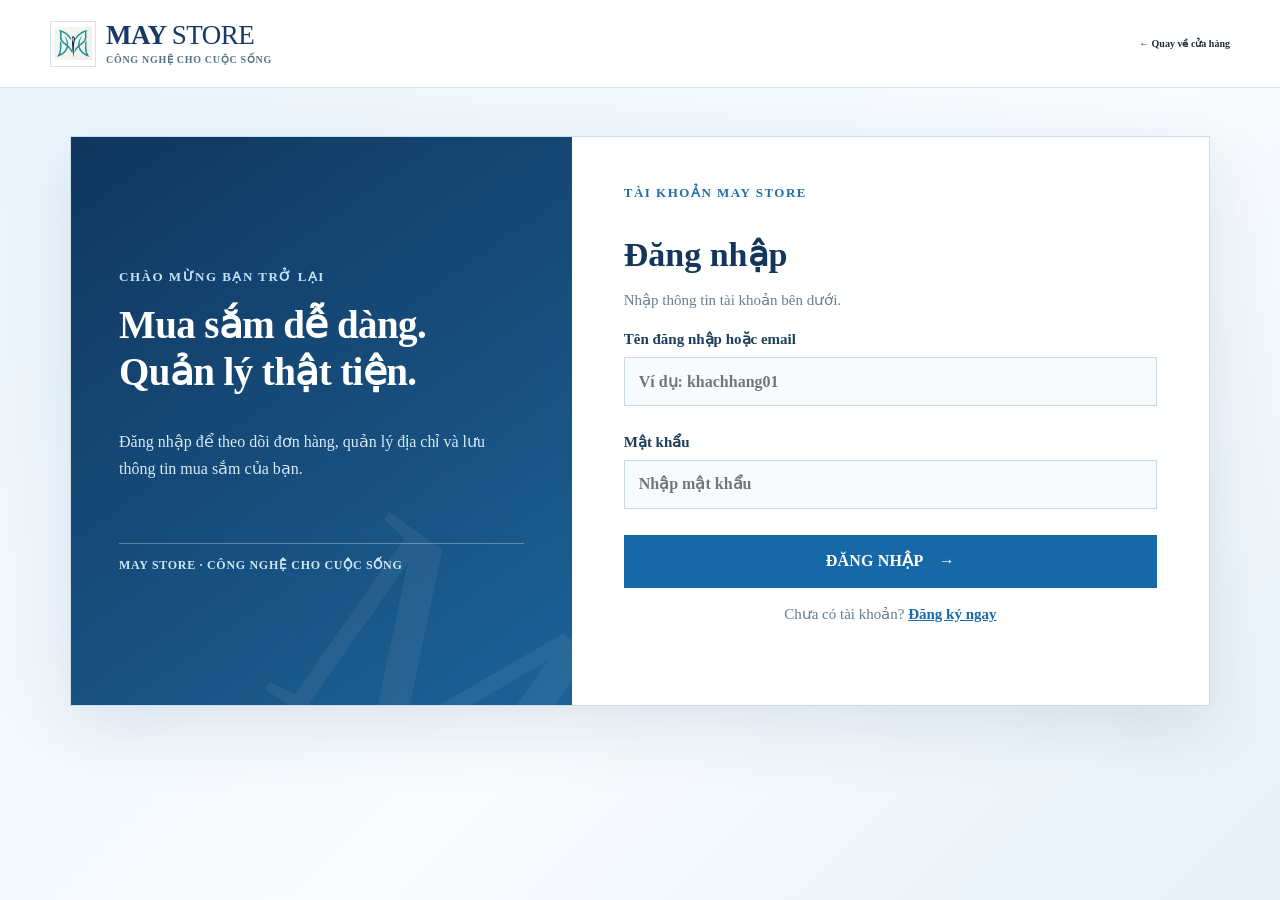
<file: frontend/admin/orders.html>
<!DOCTYPE html>
<html lang="vi">
 <head>
  <meta charset="utf-8"/>
  <meta content="width=device-width,initial-scale=1" name="viewport"/>
  <title>
   Quản lý đơn hàng | May Store
  </title>
  <link rel="stylesheet" href="../assets/css/quan-tri.css?v=12">
  
    
 <script>
(async()=>{try{const r=await fetch('../../backend/api/session.php',{credentials:'same-origin',cache:'no-store'});const j=await r.json();if(!r.ok||j.nguoi_dung?.vai_tro!=='quan_tri')location.replace('../login.html');}catch{location.replace('../login.html');}})();
</script>

</head>
 <body class="admin-body">
  <aside class="admin-sidebar">
   <a class="brand" href="../index.html">
    <img class="brand-logo" src="../assets/images/logo-maystore.webp" alt="Biểu tượng May Store" width="46" height="46" />
    <span>
     MAY
     <span class="light">
      STORE
     </span>
     <small>
      TRUNG TÂM QUẢN TRỊ
     </small>
    </span>
   </a>
   <p class="side-label">
    QUẢN LÝ CỬA HÀNG
   </p>
   <a class="side-link" href="dashboard.html">
    ▦　 Bảng điều khiển
   </a>
   <a class="side-link" href="products.html">
    ▣　 Sản phẩm
   </a>
   <a class="side-link" href="customers.html">
    ♙　 Khách hàng
   </a>
   <a class="side-link" href="orders.html">
    ▤　 Đơn hàng
   </a>
   <a class="side-link" href="inventory.html">
    ▥　 Kho hàng
   </a>
   <a class="side-link" href="promotions.html">
    ％　 Khuyến mãi
   </a>
   <a class="side-link" href="categories.html">
    ☷　 Danh mục
   </a>
   <div class="sidebar-bottom">
    <a href="../index.html">
     ← Xem cửa hàng
    </a>
    <button id="admin-logout">
     Đăng xuất ↗
    </button>
   </div>
  </aside>
  <main class="admin-main">
   <header class="admin-top">
    <div>
     <span class="breadcrumb">
      MAY STORE / QUẢN LÝ
     </span>
     <h1>
      Quản lý đơn hàng
     </h1>
    </div>
    <div class="admin-user">
     <span class="admin-avatar">
      Q
     </span>
     <span>
      <b>
       Quản trị viên
      </b>
      <small>
       Quản trị hệ thống
      </small>
     </span>
    </div>
   </header>
   <section class="admin-panel standalone-panel">
    <div class="panel-head">
     <div>
      <h2>
       Quản lý đơn hàng
      </h2>
      <p>
       Theo dõi trạng thái xử lý và thông tin đơn hàng.
      </p>
     </div>
    </div>
    <div class="toolbar">
     <input id="admin-generic-search" placeholder="Nhập từ khóa tìm kiếm..."/>
     <button class="admin-secondary" id="generic-search-btn">
      Tìm kiếm
     </button>
    </div>
    <div id="admin-generic-content">
    </div>
   </section>
  </main>
  <script src="../assets/js/admin.js">
  </script>
 </body>
</html>
</file>
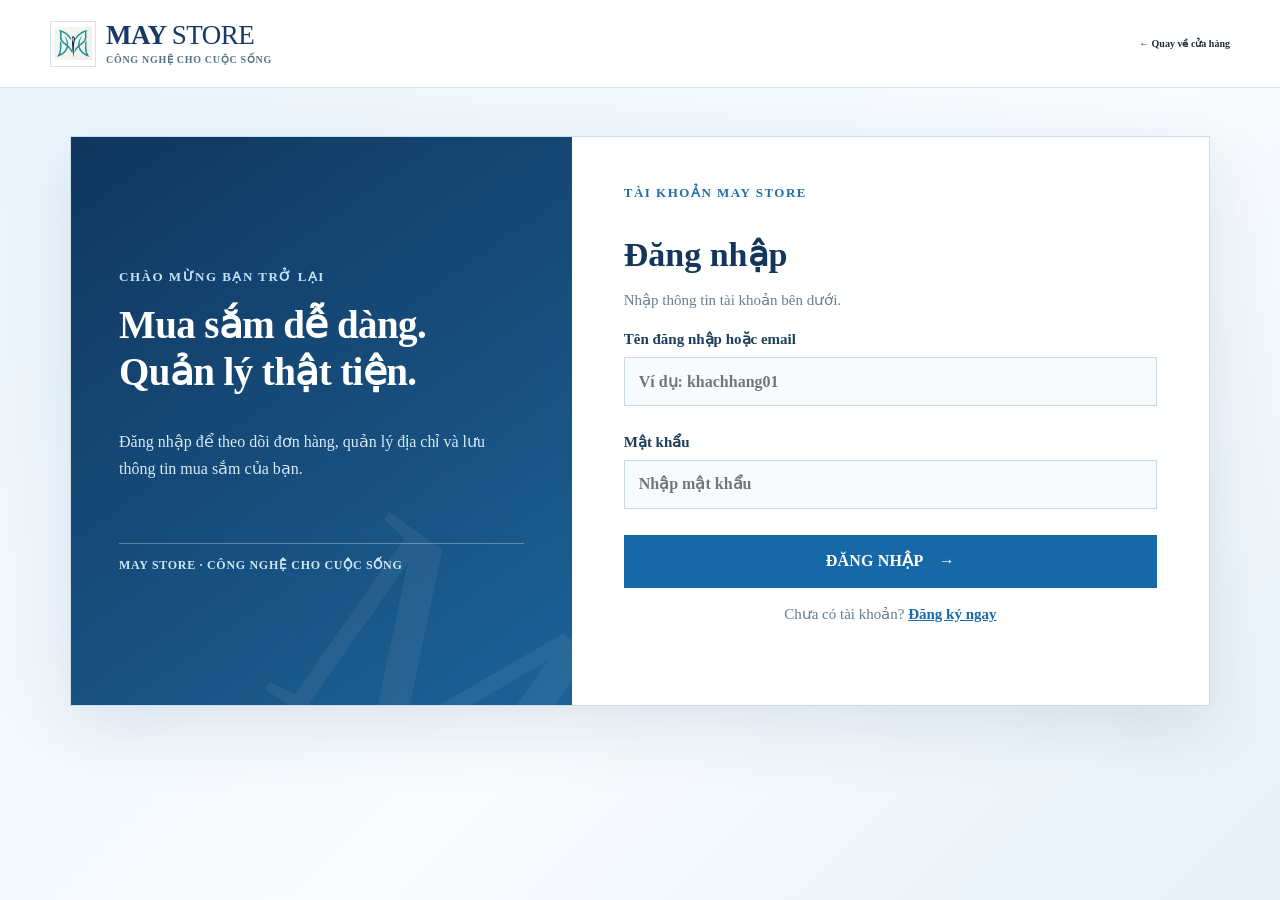
<file: frontend/admin/products.html>
<!doctype html>
<html lang="vi">
  <head>
    <meta charset="utf-8" />
    <meta content="width=device-width,initial-scale=1" name="viewport" />
    <title>Quản lý sản phẩm | May Store</title>
    <link rel="stylesheet" href="../assets/css/quan-tri.css?v=12">
    
    
  <script>
(async()=>{try{const r=await fetch('../../backend/api/session.php',{credentials:'same-origin',cache:'no-store'});const j=await r.json();if(!r.ok||j.nguoi_dung?.vai_tro!=='quan_tri')location.replace('../login.html');}catch{location.replace('../login.html');}})();
</script>

</head>
  <body class="admin-body">
    <aside class="admin-sidebar">
      <a class="brand" href="../index.html">
        <img class="brand-logo" src="../assets/images/logo-maystore.webp" alt="Biểu tượng May Store" width="46" height="46" />
        <span>
          MAY
          <span class="light"> STORE </span>
          <small> TRUNG TÂM QUẢN TRỊ </small>
        </span>
      </a>
      <p class="side-label">QUẢN LÝ CỬA HÀNG</p>
      <a class="side-link" href="dashboard.html"> ▦ Bảng điều khiển </a>
      <a class="side-link active" href="products.html"> ▣ Sản phẩm </a>
      <a class="side-link" href="customers.html"> ♙ Khách hàng </a>
      <a class="side-link" href="orders.html"> ▤ Đơn hàng </a>
      <a class="side-link" href="inventory.html"> ▥ Kho hàng </a>
      <a class="side-link" href="promotions.html"> ％ Khuyến mãi </a>
      <a class="side-link" href="categories.html"> ☷ Danh mục </a>
      <div class="sidebar-bottom">
        <a href="../index.html"> ← Xem cửa hàng </a>
        <button id="admin-logout">Đăng xuất ↗</button>
      </div>
    </aside>
    <main class="admin-main">
      <header class="admin-top">
        <div>
          <span class="breadcrumb"> MAY STORE / SẢN PHẨM </span>
          <h1>Quản lý sản phẩm</h1>
        </div>
        <div class="admin-user">
          <span class="admin-avatar"> Q </span>
          <span>
            <b> Quản trị viên </b>
            <small> Quản trị hệ thống </small>
          </span>
        </div>
      </header>
      <section class="admin-panel standalone-panel">
        <div class="panel-head">
          <div>
            <h2>Danh sách sản phẩm</h2>
            
          </div>
          <button class="admin-primary" id="open-product-form">
            ＋ Thêm sản phẩm
          </button>
        </div>
        <div class="toolbar">
          <input
            id="admin-product-search"
            placeholder="Tìm theo tên hoặc mã sản phẩm..."
          />
          <select id="admin-category-filter">
            <option value="">Tất cả danh mục</option>
          </select>
        </div>
        <form class="product-form hidden" id="product-form">
          <h3 id="product-form-title">Thêm sản phẩm mới</h3>
          <div class="admin-form-grid">
            <label>
              Mã sản phẩm
              <input name="ma_san_pham" placeholder="SP021" required="" />
            </label>
            <label>
              Tên sản phẩm
              <input
                name="ten_san_pham"
                placeholder="Tên sản phẩm"
                required=""
              />
            </label>
            <label>
              Danh mục
              <select name="danh_muc">
                <option>Phụ kiện</option>
                <option>Điện thoại</option>
                <option>Âm thanh</option>
                <option>Phụ kiện máy tính</option>
                <option>Thiết bị đeo</option>
                <option>Linh kiện</option>
                <option>Màn hình</option>
                <option>Máy tính bảng</option>
              </select>
            </label>
            <label>
              Giá bán (₫)
              <input min="0" name="gia_ban" required="" type="number" />
            </label>
            <label>
              Số lượng tồn
              <input
                min="0"
                name="so_luong_ton"
                required=""
                type="number"
                value="1"
              />
            </label>
            <label class="wide">
              Ảnh sản phẩm (JPG, PNG hoặc WEBP, tối đa 5 MB)
              <input name="hinh_anh" id="product-image-file" type="file" accept="image/jpeg,image/png,image/webp" />
              <small>Chọn ảnh từ máy tính. Ảnh sẽ được tải lên máy chủ và hiển thị trên website.</small>
              <img id="product-image-preview" alt="Xem trước ảnh sản phẩm" style="display:none;max-width:220px;max-height:180px;object-fit:contain;border:1px solid #ddd;margin-top:10px;background:#fff" />
            </label>
            <input type="hidden" name="mo_ta" value="" />
          </div>
          <div class="form-actions">
            <button class="admin-primary">Lưu sản phẩm</button>
            <button
              class="admin-secondary"
              id="cancel-product-form"
              type="button"
            >
              Hủy
            </button>
          </div>
          <p id="product-form-message"></p>
        </form>
        <div class="table-wrap">
          <table>
            <thead>
              <tr>
                <th>MÃ SP</th>
                <th>SẢN PHẨM</th>
                <th>DANH MỤC</th>
                <th>GIÁ BÁN</th>
                <th>TỒN KHO</th>
                <th>TRẠNG THÁI</th>
                <th>THAO TÁC</th>
              </tr>
            </thead>
            <tbody id="admin-product-rows"></tbody>
          </table>
        </div>
        <div class="table-foot">
          <span id="product-count"> 20 sản phẩm </span>
          <span> Dữ liệu đồng bộ trực tiếp từ cơ sở dữ liệu MySQL </span>
        </div>
      </section>
    </main>
    <script src="../assets/js/admin.js"></script>
  </body>
</html>
</file>
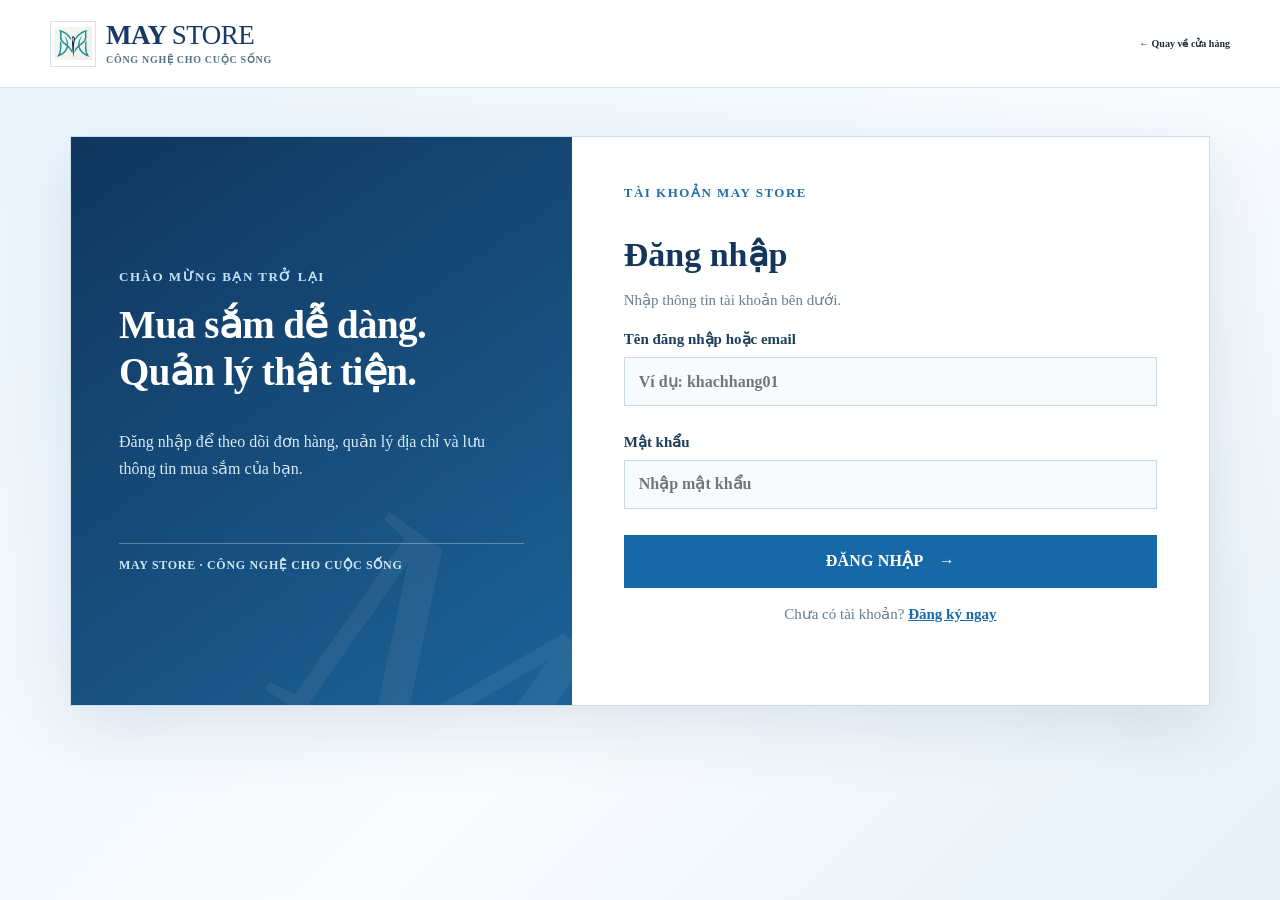
<file: frontend/admin/promotions.html>
<!DOCTYPE html>
<html lang="vi">
 <head>
  <meta charset="utf-8"/>
  <meta content="width=device-width,initial-scale=1" name="viewport"/>
  <title>
   Quản lý khuyến mãi | May Store
  </title>
  <link rel="stylesheet" href="../assets/css/quan-tri.css?v=12">
  
    
 <script>
(async()=>{try{const r=await fetch('../../backend/api/session.php',{credentials:'same-origin',cache:'no-store'});const j=await r.json();if(!r.ok||j.nguoi_dung?.vai_tro!=='quan_tri')location.replace('../login.html');}catch{location.replace('../login.html');}})();
</script>

</head>
 <body class="admin-body">
  <aside class="admin-sidebar">
   <a class="brand" href="../index.html">
    <img class="brand-logo" src="../assets/images/logo-maystore.webp" alt="Biểu tượng May Store" width="46" height="46" />
    <span>
     MAY
     <span class="light">
      STORE
     </span>
     <small>
      TRUNG TÂM QUẢN TRỊ
     </small>
    </span>
   </a>
   <p class="side-label">
    QUẢN LÝ CỬA HÀNG
   </p>
   <a class="side-link" href="dashboard.html">
    ▦　 Bảng điều khiển
   </a>
   <a class="side-link" href="products.html">
    ▣　 Sản phẩm
   </a>
   <a class="side-link" href="customers.html">
    ♙　 Khách hàng
   </a>
   <a class="side-link" href="orders.html">
    ▤　 Đơn hàng
   </a>
   <a class="side-link" href="inventory.html">
    ▥　 Kho hàng
   </a>
   <a class="side-link" href="promotions.html">
    ％　 Khuyến mãi
   </a>
   <a class="side-link" href="categories.html">
    ☷　 Danh mục
   </a>
   <div class="sidebar-bottom">
    <a href="../index.html">
     ← Xem cửa hàng
    </a>
    <button id="admin-logout">
     Đăng xuất ↗
    </button>
   </div>
  </aside>
  <main class="admin-main">
   <header class="admin-top">
    <div>
     <span class="breadcrumb">
      MAY STORE / QUẢN LÝ
     </span>
     <h1>
      Quản lý khuyến mãi
     </h1>
    </div>
    <div class="admin-user">
     <span class="admin-avatar">
      Q
     </span>
     <span>
      <b>
       Quản trị viên
      </b>
      <small>
       Quản trị hệ thống
      </small>
     </span>
    </div>
   </header>
   <section class="admin-panel standalone-panel">
    <div class="panel-head">
     <div>
      <h2>
       Quản lý khuyến mãi
      </h2>
      <p>
       Quản lý mã giảm giá và chương trình ưu đãi.
      </p>
     </div>
    </div>
    <div class="toolbar">
     <input id="admin-generic-search" placeholder="Nhập từ khóa tìm kiếm..."/>
     <button class="admin-secondary" id="generic-search-btn">
      Tìm kiếm
     </button>
    </div>
    <div id="admin-generic-content">
    </div>
   </section>
  </main>
  <script src="../assets/js/admin.js">
  </script>
 </body>
</html>
</file>
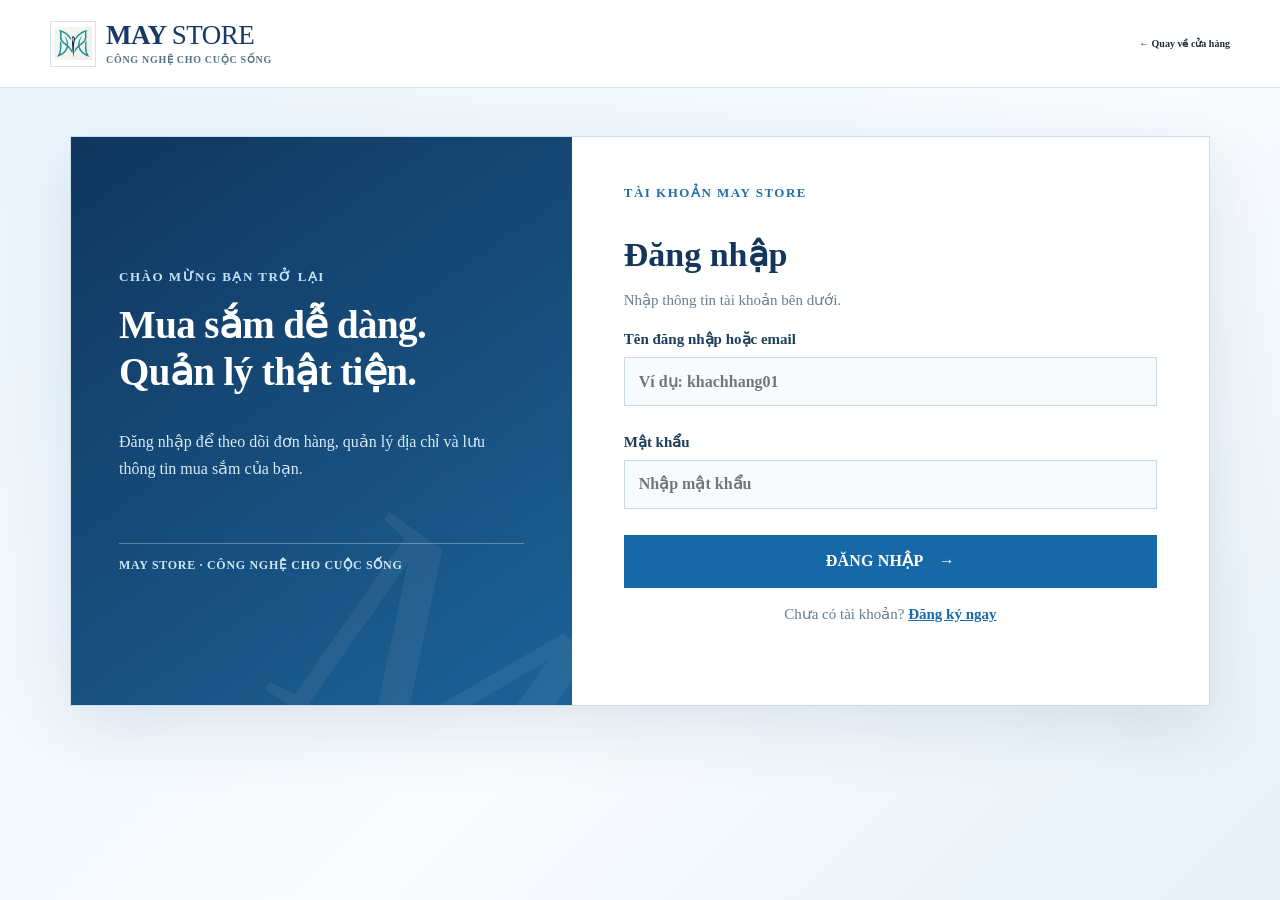
<file: frontend/admin/trung-tam-quan-ly.html>
<!doctype html>
<html lang="vi"><head><meta charset="utf-8"><meta name="viewport" content="width=device-width,initial-scale=1"><title>Trung tâm quản lý | May Store</title><link rel="stylesheet" href="../assets/css/quan-tri.css?v=12"><style>
.manager{max-width:1450px;margin:auto}.manager-head{display:flex;justify-content:space-between;align-items:end;gap:20px;margin-bottom:26px}.manager-head h1{margin:8px 0;font-size:34px}.tabs{display:flex;gap:0;border-bottom:1px solid #dce2dc;flex-wrap:wrap}.tabs button{border:0;border-bottom:3px solid transparent;background:transparent;padding:15px 19px;cursor:pointer;font-weight:700;color:#68736c}.tabs button.active{border-color:#6c9b48;color:#20372a}.manager-panel{background:#fff;border:1px solid #dce2dc;padding:22px;margin-top:22px}.manager-table{width:100%;border-collapse:collapse}.manager-table th,.manager-table td{padding:13px 12px;text-align:left;border-bottom:1px solid #e8ece8;font-size:14px}.manager-table th{background:#f3f6f2;color:#526056}.manager-table input,.manager-table select,.manager-form input{padding:9px;border:1px solid #cbd4cb;border-radius:0;max-width:150px}.manager-btn{border:1px solid #233b2c;background:#233b2c;color:white;padding:9px 13px;cursor:pointer}.manager-btn.light{background:white;color:#233b2c}.manager-form{display:flex;gap:10px;align-items:end;flex-wrap:wrap;margin-bottom:18px}.manager-form label{display:grid;gap:6px;font-size:13px}.notice{padding:12px;background:#f1f5ef;margin:12px 0;display:none}.table-scroll{overflow:auto}@media(max-width:700px){.manager-head{display:block}.manager-panel{padding:12px}.tabs button{padding:12px 10px}}
</style><script>
(async()=>{try{const r=await fetch('../../backend/api/session.php',{credentials:'same-origin',cache:'no-store'});const j=await r.json();if(!r.ok||j.nguoi_dung?.vai_tro!=='quan_tri')location.replace('../login.html');}catch{location.replace('../login.html');}})();
</script>

</head><body class="admin-body"><aside class="admin-sidebar"><a class="brand" href="dashboard.html"><img class="brand-logo" src="../assets/images/logo-maystore.webp" alt="Biểu tượng May Store" width="46" height="46" /><span>MAY <span class="light">STORE</span><small>TRUNG TÂM QUẢN TRỊ</small></span></a><p class="side-label">QUẢN LÝ CỬA HÀNG</p><a class="side-link" href="dashboard.html">▦　Bảng điều khiển</a><a class="side-link" href="products.html">▣　Sản phẩm</a><a class="side-link active" href="trung-tam-quan-ly.html">▤　Quản lý dữ liệu</a><div class="sidebar-bottom"><a href="../index.html">← Xem cửa hàng</a><button onclick="fetch('../../backend/api/logout.php',{method:'POST',credentials:'same-origin'}).then(()=>location.href='../login.html')">Đăng xuất ↗</button></div></aside><main class="admin-main"><div class="manager"><header class="manager-head"><div><span class="breadcrumb">MAY STORE / QUẢN TRỊ / DỮ LIỆU</span><h1>Trung tâm quản lý</h1><p>Quản lý đơn hàng, khách hàng, kho và chương trình khuyến mãi.</p></div><a class="btn outline" href="dashboard.html">← Tổng quan</a></header><nav class="tabs"><button class="active" data-type="orders">Đơn hàng</button><button data-type="customers">Khách hàng</button><button data-type="inventory">Kho hàng</button><button data-type="promotions">Khuyến mãi</button><button data-type="categories">Danh mục</button></nav><section class="manager-panel"><div id="notice" class="notice"></div><div id="form-area"></div><div class="table-scroll"><table class="manager-table"><thead id="table-head"></thead><tbody id="table-body"><tr><td>Đang tải dữ liệu…</td></tr></tbody></table></div></section></div></main>
<script>
const API='../../backend/api/';let type='orders';const $=s=>document.querySelector(s);const money=n=>Number(n||0).toLocaleString('vi-VN')+' ₫';const esc=s=>String(s??'').replace(/[&<>"']/g,c=>({'&':'&amp;','<':'&lt;','>':'&gt;','"':'&quot;',"'":'&#39;'}[c]));
async function request(url,opt={}){const r=await fetch(url,{credentials:'same-origin',...opt});const j=await r.json();if(!r.ok||j.thanh_cong===false)throw Error(j.thong_bao||'Không thể tải dữ liệu');return j}
function message(s){$('#notice').textContent=s;$('#notice').style.display='block'}
async function load(){try{let rows;if(type==='orders'){rows=(await request(API+'manage_orders.php')).data;$('#form-area').innerHTML='';$('#table-head').innerHTML='<tr><th>Mã đơn</th><th>Khách hàng</th><th>Ngày tạo</th><th>Tổng tiền</th><th>Trạng thái</th><th>Cập nhật</th></tr>';$('#table-body').innerHTML=rows.map(x=>`<tr><td><b>${esc(x.ma_don_hang)}</b></td><td>${esc(x.ho_ten)}<br><small>${esc(x.email)}</small></td><td>${esc(x.ngay_tao)}</td><td>${money(x.tong_tien)}</td><td>${esc(x.trang_thai)}</td><td><select id="st-${x.id}">${['Đang xử lý','Đã xác nhận','Đang giao','Hoàn thành','Đã hủy'].map(s=>`<option ${s===x.trang_thai?'selected':''}>${s}</option>`).join('')}</select> <button class="manager-btn" onclick="saveOrder(${x.id})">Lưu</button></td></tr>`).join('')||'<tr><td colspan="6">Chưa có đơn hàng.</td></tr>'}
else {rows=(await request(API+'admin_manage.php?type='+type)).data;if(type==='customers'){$('#form-area').innerHTML='';$('#table-head').innerHTML='<tr><th>Khách hàng</th><th>Tên đăng nhập</th><th>Điện thoại</th><th>Vai trò</th><th>Trạng thái</th><th>Thao tác</th></tr>';$('#table-body').innerHTML=rows.map(x=>`<tr><td>${esc(x.ho_ten)}<br><small>${esc(x.email)}</small></td><td>${esc(x.ten_dang_nhap)}</td><td>${esc(x.so_dien_thoai)}</td><td>${esc(x.vai_tro)}</td><td>${esc(x.trang_thai)}</td><td>${x.vai_tro==='khach_hang'?`<button class="manager-btn light" onclick="customerStatus(${x.id},'${x.trang_thai==='khoa'?'hoat_dong':'khoa'}')">${x.trang_thai==='khoa'?'Mở khóa':'Khóa'}</button>`:'—'}</td></tr>`).join('')}
if(type==='inventory'){$('#form-area').innerHTML='';$('#table-head').innerHTML='<tr><th>Mã SP</th><th>Sản phẩm</th><th>Tồn kho</th><th>Cập nhật số lượng</th></tr>';$('#table-body').innerHTML=rows.map(x=>`<tr><td>${esc(x.ma_san_pham)}</td><td>${esc(x.ten_san_pham)}</td><td>${x.so_luong_ton}</td><td><input type="number" min="0" id="qty-${x.id}" value="${x.so_luong_ton}"> <button class="manager-btn" onclick="saveStock(${x.id})">Lưu kho</button></td></tr>`).join('')}
if(type==='promotions'){$('#form-area').innerHTML='<form class="manager-form" id="promo-form"><label>Mã giảm giá<input name="ma_giam_gia" required placeholder="MAY10"></label><label>Phần trăm giảm<input name="phan_tram_giam" type="number" min="1" max="90" required placeholder="10"></label><label>Ngày hết hạn<input name="ngay_het_han" type="date"></label><button class="manager-btn">Tạo mã</button></form>';$('#promo-form').onsubmit=async e=>{e.preventDefault();try{const d=Object.fromEntries(new FormData(e.target));await request(API+'admin_manage.php',{method:'POST',headers:{'Content-Type':'application/json'},body:JSON.stringify({action:'promotion',...d})});message('Đã tạo mã khuyến mãi.');load()}catch(x){message(x.message)}};$('#table-head').innerHTML='<tr><th>Mã</th><th>Mức giảm</th><th>Ngày hết hạn</th></tr>';$('#table-body').innerHTML=rows.map(x=>`<tr><td><b>${esc(x.ma_giam_gia)}</b></td><td>${x.phan_tram_giam}%</td><td>${esc(x.ngay_het_han||'Không giới hạn')}</td></tr>`).join('')||'<tr><td colspan="3">Chưa có mã giảm giá.</td></tr>'}
if(type==='categories'){$('#form-area').innerHTML='';$('#table-head').innerHTML='<tr><th>Danh mục</th><th>Số sản phẩm</th></tr>';$('#table-body').innerHTML=rows.map(x=>`<tr><td>${esc(x.danh_muc)}</td><td>${x.so_san_pham}</td></tr>`).join('')||'<tr><td colspan="2">Chưa có danh mục.</td></tr>'}}
}catch(e){$('#table-body').innerHTML=`<tr><td>${esc(e.message)}</td></tr>`;message(e.message)}}
async function post(data){return request(API+'admin_manage.php',{method:'POST',headers:{'Content-Type':'application/json'},body:JSON.stringify(data)})}async function saveOrder(id){try{await request(API+'manage_orders.php',{method:'PATCH',headers:{'Content-Type':'application/json'},body:JSON.stringify({id,trang_thai:$('#st-'+id).value})});message('Đã cập nhật đơn hàng.');load()}catch(e){message(e.message)}}async function saveStock(id){try{await post({action:'stock',id,so_luong_ton:$('#qty-'+id).value});message('Đã cập nhật tồn kho.');load()}catch(e){message(e.message)}}async function customerStatus(id,trang_thai){try{await post({action:'customer_status',id,trang_thai});message('Đã cập nhật tài khoản.');load()}catch(e){message(e.message)}}document.querySelectorAll('.tabs button').forEach(b=>b.onclick=()=>{document.querySelectorAll('.tabs button').forEach(x=>x.classList.remove('active'));b.classList.add('active');type=b.dataset.type;$('#notice').style.display='none';load()});load();
</script></body></html>
</file>
<file: frontend/assets/css/trang-chu.css>
/* MAY STORE V12 - trang-chu.css
   Tổng hợp theo đúng thứ tự CSS của V11 để giữ nguyên giao diện.
*/

/* ========== BẮT ĐẦU: style.css ========== */
:root {
    --ink:#18201b;
    --muted:#737d75;
    --line:#e3e8e1;
    --paper:#f5f7f3;
    --lime:#d7f36a;
    --green:#20392d
}
* {
    box-sizing:border-box;
    border-radius:0!important
}
html {
    scroll-behavior:smooth
}
body {
    margin:0;
    color:var(--ink);
    font:16px 'Times New Roman',Times,serif
}
a {
    color:inherit;
    text-decoration:none
}
button,input {
    font:inherit;
    border-radius:0!important
}
button {
    cursor:pointer
}
.wrap {
    width:min(1180px,calc(100% - 42px));
    margin:auto
}
.topbar {
    background:#19251e;
    color:#d1dbd2;
    font-size:9px;
    letter-spacing:.8px
}
.topbar-in {
    display:flex;
    justify-content:space-between;
    padding:9px 0
}
.head {
    display:flex;
    align-items:center;
    gap:32px;
    padding:20px 0
}
.brand {
    display:flex;
    align-items:center;
    gap:10px;
    font-size:22px;
    font-weight:800;
    letter-spacing:-1px;
    line-height:1;
    white-space:nowrap
}
.brand-mark {
    display:grid;
    place-items:center;
    background:var(--lime);
    width:42px;
    height:42px;
    font-size:27px;
    color:#203025
}
.light {
    font-weight:400
}
.brand small {
    display:block;
    font-size:7px;
    letter-spacing:1.3px;
    margin-top:6px;
    color:#788178
}
.search {
    height:44px;
    display:flex;
    flex:1;
    border:1px solid #dce3db
}
.search input {
    flex:1;
    min-width:0;
    border:0;
    padding:0 14px;
    background:#fafbf9;
    outline:0;
    font-size:11px
}
.search button {
    border:0;
    background:var(--green);
    color:#fff;
    padding:0 18px;
    font-size:9px;
    font-weight:800;
    letter-spacing:.5px
}
.head-links {
    display:flex;
    gap:18px;
    white-space:nowrap;
    font-size:11px;
    font-weight:700
}
.head-links a:last-child {
    display:flex;
    gap:8px;
    align-items:center
}
.head-links b {
    display:grid;
    place-items:center;
    background:var(--lime);
    width:21px;
    height:21px
}
nav {
    border-block:1px solid var(--line)
}
.nav-in {
    display:flex;
    gap:34px
}
.nav-in a {
    font-size:9px;
    font-weight:800;
    letter-spacing:.8px;
    padding:15px 0;
    border-bottom:2px solid transparent;
    color:#677269
}
.nav-in a:hover,.nav-in a.chosen {
    color:#203529;
    border-color:#a6d34e
}
.hero {
    display:grid;
    grid-template-columns:1fr 1fr;
    margin-top:28px;
    background:var(--paper);
    min-height:440px;
    overflow:hidden
}
.hero-copy {
    padding:48px 20px 30px 48px
}
.eyebrow {
    font-size:9px;
    letter-spacing:1.6px;
    font-weight:800;
    color:#68776b;
    margin:0 0 16px
}
.hero h1 {
    font-size:46px;
    line-height:1.18;
    letter-spacing:-2.5px;
    margin:0 0 17px;
    font-weight:800
}
.hero h1 span {
    color:#55774a
}
.intro {
    font-size:12px;
    line-height:1.9;
    color:#6e786f;
    max-width:390px;
    margin:0 0 23px
}
.hero-actions {
    display:flex;
    align-items:center;
    gap:20px
}
.btn {
    display:inline-flex;
    align-items:center;
    justify-content:space-between;
    gap:18px;
    padding:0 17px;
    min-height:44px;
    font-size:9px;
    font-weight:800;
    letter-spacing:.5px;
    border:1px solid transparent
}
.btn.dark {
    background:#1d3025;
    color:#fff
}
.btn.dark:hover {
    background:#34513d
}
.btn.outline {
    background:white;
    border-color:#d7dfd5;
    color:#26392b
}
.btn.lime {
    background:var(--lime);
    color:#203327
}
.under-link {
    font-size:10px;
    font-weight:700;
    border-bottom:1px solid #aeb8ad;
    padding-bottom:5px
}
.stats {
    display:flex;
    gap:30px;
    margin-top:31px;
    padding-top:18px;
    border-top:1px solid #dfe5dc
}
.stats div {
    display:flex;
    flex-direction:column;
    gap:5px
}
.stats b {
    font-size:17px
}
.stats small {
    font-size:9px;
    color:#7d867e
}
.hero-art {
    position:relative;
    min-height:440px;
    overflow:hidden;
    background:#dfe7d9
}
.grid-pattern {
    position:absolute;
    inset:0;
    background-image:linear-gradient(#aebcae40 1px,transparent 1px),linear-gradient(90deg,#aebcae40 1px,transparent 1px);
    background-size:33px 33px
}
.art-top {
    position:absolute;
    right:25px;
    top:24px;
    font-size:9px;
    line-height:1.8;
    letter-spacing:1.6px;
    text-align:right;
    font-weight:800;
    color:#617361
}
.phone {
    position:absolute;
    left:25%;
    top:55px;
    width:158px;
    height:285px;
    background:#202925;
    padding:7px;
    transform:rotate(-8deg);
    box-shadow:20px 22px 30px #22372b2b
}
.phone:before {
    content:'';
    position:absolute;
    z-index:2;
    top:7px;
    left:40%;
    width:30px;
    height:5px;
    background:#17221b
}
.phone-orb {
    height:100%;
    background:radial-gradient(circle at 35% 28%,#f1f4d2,#b4cf94 30%,#5f805f 60%,#2b4635)
}
.phone i,.phone em {
    position:absolute;
    left:15px;
    bottom:35px;
    width:95px;
    height:4px;
    background:#e6eedf
}
.phone em {
    bottom:23px;
    width:58px;
    opacity:.7
}
.buds {
    position:absolute;
    right:13%;
    top:115px;
    width:145px;
    height:150px;
    transform:rotate(10deg)
}
.buds i {
    position:absolute;
    top:0;
    width:32px;
    height:62px;
    background:linear-gradient(90deg,#fff,#cbd5c8);
    border:1px solid #b4beb1
}
.buds i:first-child {
    left:15px;
    transform:rotate(-20deg)
}
.buds i:nth-child(2) {
    right:20px;
    transform:rotate(20deg)
}
.buds i:after {
    content:'';
    position:absolute;
    bottom:-18px;
    left:8px;
    width:12px;
    height:30px;
    background:#f8faf4;
    border:1px solid #b4beb1
}
.buds b {
    position:absolute;
    bottom:0;
    left:10px;
    width:105px;
    height:58px;
    background:linear-gradient(#fafbf7,#d2dcd0);
    border:1px solid #b7c2b5
}
.art-bottom {
    position:absolute;
    bottom:24px;
    left:25px;
    right:25px;
    border-top:1px solid #adbdab;
    padding-top:12px;
    display:flex;
    justify-content:space-between;
    align-items:end;
    color:#566958
}
.art-bottom small {
    font-size:8px;
    letter-spacing:1.3px
}
.art-bottom b {
    font-size:11px;
    line-height:1.7;
    text-align:right
}
.benefits {
    display:grid;
    grid-template-columns:repeat(4,1fr);
    border:1px solid var(--line);
    margin-top:22px
}
.benefits>div {
    display:flex;
    align-items:center;
    gap:11px;
    padding:16px;
    border-right:1px solid var(--line)
}
.benefits>div:last-child {
    border:0
}
.benefits i {
    display:grid;
    place-items:center;
    width:34px;
    height:34px;
    background:#edf2e6;
    color:#4e6b44;
    font-size:17px;
    font-style:normal;
    flex-shrink:0
}
.benefits p {
    display:flex;
    flex-direction:column;
    gap:5px;
    margin:0
}
.benefits b {
    font-size:10px
}
.benefits small {
    font-size:8px;
    color:#7e887f
}
.products {
    padding:70px 0 65px
}
.section-head {
    display:flex;
    align-items:end;
    justify-content:space-between
}
.section-head .eyebrow {
    margin-bottom:10px
}
.section-head h2 {
    font-size:30px;
    letter-spacing:-1.2px;
    margin:0
}
.section-head h2 span {
    color:#86a94d
}
.sub {
    font-size:11px;
    color:#788179;
    margin:10px 0 0
}
.tabs {
    display:flex;
    gap:25px;
    overflow:auto;
    border-bottom:1px solid var(--line);
    margin-top:28px
}
.tabs button {
    white-space:nowrap;
    border:0;
    border-bottom:2px solid transparent;
    background:white;
    padding:0 0 13px;
    color:#788078;
    font-size:10px
}
.tabs button.active {
    border-color:#a4d24b;
    color:#293b2d;
    font-weight:800
}
.tabs small {
    color:#78974d;
    margin-left:5px
}
.product-grid {
    display:grid;
    grid-template-columns:repeat(4,minmax(0,1fr));
    gap:15px;
    margin-top:22px
}
.product-card {
    border:1px solid var(--line);
    min-width:0;
    transition:.2s
}
.product-card:hover {
    border-color:#afc49d;
    transform:translateY(-2px)
}
.product-image {
    height:178px;
    background:#f3f6f0;
    display:grid;
    place-items:center;
    position:relative;
    overflow:hidden
}
.product-image:before {
    content:'';
    position:absolute;
    width:130px;
    height:130px;
    border:1px solid #e0e7dc;
    transform:rotate(45deg)
}
.product-symbol {
    z-index:1;
    display:grid;
    place-items:center;
    width:100px;
    height:100px;
    background:linear-gradient(140deg,#e4ebdd,#c1d0ba);
    border:1px solid #c4d1bd;
    color:#3a513b;
    font-size:44px;
    box-shadow:12px 14px 20px #293d2a12
}
.product-symbol.phone {
    width:65px;
    height:115px;
    border:5px solid #2b372d;
    background:linear-gradient(150deg,#d7e7ca,#6c8d6c);
    font-size:24px
}
.product-symbol.audio {
    border-radius:50%!important
}
.product-symbol.keyboard {
    width:135px;
    height:65px;
    font-size:31px
}
.product-badge {
    position:absolute;
    top:10px;
    left:10px;
    z-index:2;
    background:var(--lime);
    padding:5px 7px;
    font-size:7px;
    font-weight:800;
    letter-spacing:.4px
}
.product-badge.out {
    background:#e7eae5;
    color:#777
}
.product-info {
    padding:13px
}
.product-category {
    font-size:8px;
    color:#818b81;
    margin:0 0 7px
}
.product-name {
    font-size:11px;
    line-height:1.6;
    min-height:35px;
    margin:0;
    font-weight:700
}
.price-row {
    display:flex;
    align-items:center;
    gap:7px;
    flex-wrap:wrap;
    margin-top:10px
}
.price {
    font-size:13px;
    font-weight:800
}
.old-price {
    font-size:9px;
    color:#939b92;
    text-decoration:line-through
}
.product-bottom {
    display:flex;
    align-items:center;
    justify-content:space-between;
    margin-top:13px;
    padding-top:11px;
    border-top:1px solid #edf0eb
}
.stock {
    font-size:8px;
    color:#6f806c
}
.stock.low {
    color:#b8663a
}
.add {
    width:30px;
    height:30px;
    border:1px solid #dbe2d8;
    background:white;
    color:#304632;
    font-size:18px
}
.add:hover {
    background:var(--lime);
    border-color:var(--lime)
}
.add:disabled {
    opacity:.4
}
.center {
    text-align:center;
    margin-top:28px
}
.promo {
    display:grid;
    grid-template-columns:1fr 1fr;
    background:#20392d;
    color:white;
    margin-bottom:65px;
    min-height:245px
}
.promo>div:first-child {
    padding:35px 40px
}
.promo .eyebrow {
    color:#c2d9a5
}
.promo h2 {
    font-size:28px;
    line-height:1.3;
    letter-spacing:-1px;
    margin:0 0 10px
}
.promo p:not(.eyebrow) {
    font-size:10px;
    line-height:1.8;
    color:#c3d0c5;
    max-width:350px;
    margin-bottom:20px
}
.promo-art {
    background:#2a4936;
    position:relative;
    overflow:hidden
}
.ring {
    position:absolute;
    right:90px;
    top:-55px;
    width:250px;
    height:250px;
    border:1px solid #b6d59b66;
    border-radius:50%!important;
    box-shadow:0 0 0 25px #b6d59b0b,0 0 0 50px #b6d59b08
}
.keyboard {
    position:absolute;
    top:85px;
    left:20%;
    width:235px;
    height:80px;
    background:repeating-linear-gradient(90deg,#bac8ae 0 15px,#526b55 15px 18px);
    border:8px solid #d2dbc9;
    transform:rotate(-12deg);
    box-shadow:15px 20px 20px #0b1b11
}
.mouse {
    position:absolute;
    top:75px;
    right:12%;
    width:55px;
    height:90px;
    border:5px solid #d2dbc9;
    background:#8ca385;
    transform:rotate(18deg)
}
.promo-art>b {
    position:absolute;
    bottom:16px;
    left:18px;
    font-size:9px;
    letter-spacing:2px;
    line-height:1.8;
    color:#d8e4d2
}
footer {
    background:#f4f6f3;
    border-top:1px solid var(--line)
}
.footer-grid {
    display:grid;
    grid-template-columns:1.4fr 1fr 1fr 1.2fr;
    gap:35px;
    padding:38px 0
}
.footer-grid>div>b {
    display:block;
    font-size:9px;
    letter-spacing:.7px;
    margin:5px 0 16px
}
.footer-grid p {
    font-size:9px;
    line-height:1.8;
    color:#788178;
    max-width:220px
}
.footer-grid>div>a:not(.brand) {
    display:block;
    font-size:10px;
    color:#68736a;
    margin:11px 0
}
.footer-grid form {
    display:flex;
    height:36px;
    border:1px solid #dbe1d8
}
.footer-grid input {
    width:100%;
    min-width:0;
    border:0;
    padding:0 10px;
    font-size:10px
}
.footer-grid form button {
    width:38px;
    border:0;
    background:#20392d;
    color:white
}
.foot-bottom {
    border-top:1px solid #dfe5dc;
    padding:14px 0;
    display:flex;
    justify-content:space-between;
    font-size:8px;
    letter-spacing:.7px;
    color:#899188
}
.toast {
    position:fixed;
    right:20px;
    bottom:20px;
    padding:14px 18px;
    background:#1e3326;
    color:white;
    font-size:11px;
    max-width:320px;
    opacity:0;
    transform:translateY(8px);
    pointer-events:none;
    transition:.2s;
    z-index:20
}
.toast.show {
    opacity:1;
    transform:translateY(0)
}
.empty-state {
    grid-column:1/-1;
    text-align:center;
    padding:40px;
    border:1px dashed #d7dfd4;
    color:#7c867d
}
@media(max-width:900px) {
    .head {
        gap:18px;
        flex-wrap:wrap
    }
    .search {
        order:3;
        flex-basis:100%
    }
    .hero-copy {
        padding-left:28px
    }
    .hero h1 {
        font-size:39px
    }
    .benefits {
        grid-template-columns:repeat(2,1fr)
    }
    .benefits>div:nth-child(2) {
        border-right:0
    }
    .benefits>div:nth-child(-n+2) {
        border-bottom:1px solid var(--line)
    }
    .product-grid {
        grid-template-columns:repeat(3,minmax(0,1fr))
    }
    .footer-grid {
        grid-template-columns:repeat(2,1fr)
    }
}
@media(max-width:620px) {
    .wrap {
        width:calc(100% - 28px)
    }
    .topbar {
        font-size:7px
    }
    .head {
        padding:14px 0;
        gap:10px
    }
    .brand {
        font-size:18px
    }
    .brand-mark {
        width:35px;
        height:35px
    }
    .head-links {
        margin-left:auto;
        gap:10px;
        font-size:9px
    }
    .nav-in {
        gap:20px;
        overflow:auto
    }
    .nav-in a {
        white-space:nowrap;
        font-size:8px
    }
    .hero {
        grid-template-columns:1fr;
        margin-top:14px
    }
    .hero-copy {
        padding:30px 20px
    }
    .hero h1 {
        font-size:37px
    }
    .hero-art {
        min-height:330px
    }
    .phone {
        left:22%;
        top:35px;
        transform:scale(.82) rotate(-8deg);
        transform-origin:top left
    }
    .buds {
        right:10%;
        top:90px;
        transform:scale(.8) rotate(10deg);
        transform-origin:top right
    }
    .stats {
        gap:18px
    }
    .stats b {
        font-size:15px
    }
    .stats small {
        font-size:8px
    }
    .benefits>div {
        padding:12px 9px;
        gap:7px
    }
    .benefits b {
        font-size:9px
    }
    .benefits small {
        font-size:7px
    }
    .benefits i {
        width:28px;
        height:28px
    }
    .products {
        padding:48px 0
    }
    .section-head h2 {
        font-size:25px
    }
    .sub {
        font-size:9px;
        max-width:245px;
        line-height:1.7
    }
    .section-head>.under-link {
        font-size:8px;
        white-space:nowrap
    }
    .tabs {
        gap:19px
    }
    .product-grid {
        grid-template-columns:repeat(2,minmax(0,1fr));
        gap:9px
    }
    .product-image {
        height:145px
    }
    .product-symbol {
        width:83px;
        height:83px;
        font-size:36px
    }
    .product-symbol.phone {
        height:100px;
        width:58px
    }
    .product-symbol.keyboard {
        width:110px;
        height:55px
    }
    .product-info {
        padding:10px
    }
    .product-name {
        font-size:10px
    }
    .price {
        font-size:11px
    }
    .promo {
        grid-template-columns:1fr;
        margin-bottom:40px
    }
    .promo>div:first-child {
        padding:28px 22px
    }
    .promo-art {
        min-height:180px
    }
    .keyboard {
        top:40px
    }
    .mouse {
        top:35px
    }
    .footer-grid {
        grid-template-columns:1fr 1fr;
        gap:22px 16px
    }
    .footer-grid>div:first-child {
        grid-column:1/-1
    }
    .foot-bottom {
        flex-direction:column;
        gap:8px;
        font-size:7px
    }
}

/* Chuẩn hóa phông chữ theo yêu cầu */
body,button,input,select,textarea,table{font-family:'Times New Roman',Times,serif!important;font-size:16px}
.product-card img{display:block;object-fit:contain!important;background:#fff}
.product-card .product-image{background:#fff!important}


/* MAY STORE - HIEN THI ANH SAN PHAM THUC TE */
.hero-photo {
    position: relative;
    min-height: 440px;
    overflow: hidden;
    background: #e9eee8;
}
.hero-photo > img {
    display: block;
    width: 100%;
    height: 100%;
    min-height: 440px;
    object-fit: cover;
    object-position: center;
}
.hero-photo::after {
    content: "";
    position: absolute;
    inset: 45% 0 0;
    background: linear-gradient(transparent, rgba(13, 28, 19, .72));
    pointer-events: none;
}
.hero-photo-caption {
    position: absolute;
    z-index: 1;
    left: 30px;
    right: 30px;
    bottom: 28px;
    display: flex;
    flex-direction: column;
    gap: 8px;
    color: #fff;
}
.hero-photo-caption span,
.promo-photo span {
    font-size: 9px;
    letter-spacing: 1.5px;
    font-weight: 700;
}
.hero-photo-caption strong {
    font-size: 23px;
    font-weight: 700;
}
.promo-photo {
    position: relative;
    min-height: 280px;
    overflow: hidden;
    background: #e9eee8;
}
.promo-photo img {
    display: block;
    width: 100%;
    height: 100%;
    min-height: 280px;
    object-fit: cover;
    object-position: center;
}
.promo-photo::after {
    content: "";
    position: absolute;
    inset: 55% 0 0;
    background: linear-gradient(transparent, rgba(13, 28, 19, .72));
}
.promo-photo span {
    position: absolute;
    z-index: 1;
    left: 24px;
    bottom: 22px;
    color: #fff;
}
.product-card {
    display: flex;
    flex-direction: column;
    min-width: 0;
    background: #fff;
    border: 1px solid var(--line);
    transition: border-color .2s, transform .2s;
}
.product-card:hover {
    border-color: #9daf91;
    transform: translateY(-3px);
}
.product-image {
    position: relative;
    height: 230px;
    padding: 15px;
    display: flex;
    align-items: center;
    justify-content: center;
    overflow: hidden;
    background: #f7f8f5;
}
.product-image::before {
    content: none;
}
.product-image-link {
    display: flex;
    width: 100%;
    height: 100%;
    align-items: center;
    justify-content: center;
}
.product-image img {
    display: block;
    width: 100%;
    height: 100%;
    object-fit: contain;
    object-position: center;
    mix-blend-mode: multiply;
    transition: transform .25s;
}
.product-card:hover .product-image img {
    transform: scale(1.045);
}
.product-image img.image-unavailable {
    display: none;
}
.image-fallback {
    color: #777f76;
    font-size: 12px;
    text-align: center;
}
.product-badge {
    position: absolute;
    z-index: 2;
    top: 10px;
    left: 10px;
    padding: 6px 8px;
    background: #d7f36a;
    color: #203025;
    font-size: 8px;
    font-weight: 800;
    letter-spacing: .5px;
}
.product-badge.out {
    background: #e6e8e4;
    color: #666;
}
.product-info {
    display: flex;
    flex: 1;
    flex-direction: column;
    padding: 15px;
    background: #fff;
}
.product-category {
    margin: 0 0 7px;
    color: #788278;
    font-size: 9px;
    text-transform: uppercase;
    letter-spacing: .7px;
}
.product-name {
    min-height: 38px;
    margin: 0;
    color: #1d2b21;
    font-size: 14px;
    line-height: 1.45;
}
.product-name a:hover {
    color: #668447;
}
.product-rating {
    display: flex;
    align-items: center;
    gap: 7px;
    margin-top: 9px;
}
.product-rating span {
    color: #d6a328;
    font-size: 12px;
    letter-spacing: 1px;
}
.product-rating small {
    color: #858d84;
    font-size: 9px;
}
.price-row {
    margin-top: 12px;
}
.price {
    color: #1c3024;
    font-size: 15px;
    font-weight: 800;
}
.old-price {
    color: #929a91;
    font-size: 11px;
}
.product-bottom {
    display: flex;
    align-items: center;
    justify-content: space-between;
    gap: 10px;
    margin-top: auto;
    padding-top: 12px;
    border-top: 1px solid #edf0eb;
}
.stock {
    color: #64805b;
    font-size: 10px;
}
.stock.low {
    color: #b8663a;
}
.add {
    width: 34px;
    height: 34px;
    flex: 0 0 34px;
    border: 1px solid #dbe2d8;
    background: #20392d;
    color: #fff;
    font-size: 20px;
}
.add:hover {
    background: #36553e;
}
.add:disabled {
    cursor: not-allowed;
    opacity: .4;
}
@media (max-width: 760px) {
    .hero-photo, .hero-photo > img {
        min-height: 280px;
    }
    .promo-photo, .promo-photo img {
        min-height: 220px;
    }
    .product-grid {
        grid-template-columns: repeat(2, minmax(0, 1fr));
        gap: 10px;
    }
    .product-image {
        height: 175px;
    }
}

/* Tài khoản: góc vuông, trạng thái rõ ràng */
.account-trigger{background:transparent;border:0;color:inherit;font:inherit;cursor:pointer;padding:8px}
.account-menu{position:absolute;right:0;top:100%;min-width:200px;background:#17291f;color:white;border:1px solid #43614e;z-index:1000;padding:8px}
.account-menu[hidden]{display:none}
.account-menu a,.account-menu button{display:block;width:100%;box-sizing:border-box;padding:10px;color:white;background:transparent;text-align:left;text-decoration:none;border:0;cursor:pointer;font:inherit}
.account-menu a:hover,.account-menu button:hover{background:#365543}

input,select,textarea,button,.product-card,.hero-photo,.product-image{border-radius:0!important}

/* Banner May Store - ảnh sản phẩm lưu nội bộ, khung vuông */
.hero-photo { background: radial-gradient(circle at 48% 37%,#e8eee5 0,#c9d5c8 65%,#839b89 100%); }
.hero-photo > img { object-fit:contain; object-position:center 42%; padding:16px 26px 55px; box-sizing:border-box; filter:drop-shadow(18px 24px 20px rgba(8,29,21,.28)); }
.hero-photo::after { inset:65% 0 0; background:linear-gradient(transparent,rgba(12,34,25,.9)); }
.hero-photo-caption { bottom:24px; }
.hero-photo-caption strong { font-size:25px; }

/* Phông chữ thống nhất cho toàn bộ giao diện May Store. */
html, body, button, input, select, textarea, table {
    font-family: "Times New Roman", Times, serif;
}

/* ========== KẾT THÚC: style.css ========== */

/* ========== BẮT ĐẦU: maystore-theme.css ========== */
/* MAY STORE — GIAO DIỆN MỚI: XANH NAVY, TIẾNG VIỆT, GÓC VUÔNG */
:root{--ink:#202b36;--muted:#63758a;--line:#dce5ed;--paper:#f3f7fb;--lime:#e4eff8;--green:#153a63}
html{scroll-behavior:smooth}
body{background:#fff;color:var(--ink);font-family:"Times New Roman",Times,serif!important;font-size:16px}
body,button,input,select,textarea,table,a{font-family:"Times New Roman",Times,serif!important}
button,input,select,textarea{font-size:16px!important}
*,*::before,*::after{border-radius:0!important}
.wrap{width:min(1320px,calc(100% - 48px))}
.topbar{background:#153a63;color:#fff;font-size:13px;letter-spacing:.3px}
.topbar-in{padding:10px 0}
.head{padding:19px 0;gap:26px}
.brand{color:#153a63;font-size:27px;letter-spacing:-.5px}
.brand-mark{background:#153a63;color:#fff}
.brand small{font-size:10px;color:#54718b;letter-spacing:.7px}
.search{height:48px;border-color:#cbd9e6}
.search input{font-size:15px!important;background:#fff}
.search button{background:#153a63;font-size:13px!important;letter-spacing:.3px}
.search button:hover,.btn.dark:hover{background:#2878b8}
.head-links{font-size:15px;gap:24px}
.head-links b{background:#2878b8;color:#fff}
nav{background:#fff;border-top:1px solid #e5ebf1;border-bottom:1px solid #e5ebf1}
.nav-in{gap:36px}
.nav-in a{font-size:14px;letter-spacing:.45px;padding:17px 0}
.nav-in a:hover,.nav-in a.chosen{color:#153a63;border-color:#2878b8}
.hero-banner{margin-top:26px;background:#edf3f9;overflow:hidden;border:1px solid #dce5ed}
.hero-banner img{display:block;width:100%;height:auto;aspect-ratio:1280/730;object-fit:contain}
.welcome{display:flex;align-items:center;justify-content:space-between;gap:32px;padding:30px 40px;margin-top:0;background:#f2f7fb;border:1px solid #dce5ed;border-top:0}
.welcome h1{font-size:clamp(27px,3vw,40px);line-height:1.2;margin:0 0 10px;color:#153a63;letter-spacing:-.6px}
.welcome h1 span{color:#2878b8}
.welcome p:not(.eyebrow){font-size:16px;line-height:1.65;margin:0;color:#54677a}
.eyebrow{color:#2878b8;font-size:12px;letter-spacing:1px}
.btn.dark,.add{background:#153a63;color:#fff}
.btn{font-size:14px!important;letter-spacing:.2px}
.benefits{border:1px solid #dce5ed;margin-top:22px;background:#fff}
.benefits b{font-size:16px}
.benefits small{font-size:13px;color:#607388}
.section-head h2{font-size:34px;color:#153a63}
.section-head h2 span{color:#2878b8}
.sub{font-size:16px!important;color:#62758a}
.tabs button{font-size:15px!important}
.tabs button.active{background:#153a63!important;color:#fff!important;border-color:#153a63!important}
.product-card{border-color:#dce5ed;transition:box-shadow .2s ease,transform .2s ease}
.product-card:hover{box-shadow:0 10px 30px rgba(21,58,99,.11);transform:translateY(-3px)}
.product-card h3,.product-card .product-name{font-size:17px}
.promo{background:#153a63}
.promo .eyebrow,.promo p,.promo h2{color:#fff}
.promo .btn.lime{background:#e4eff8;color:#153a63}
footer{background:#edf3f8;color:#153a63}
footer .brand-mark{background:#153a63;color:#fff}
.account-menu{background:#153a63;border-color:#2878b8}
.account-menu a:hover,.account-menu button:hover{background:#2878b8}
@media(max-width:760px){
 .wrap{width:calc(100% - 24px)}
 .welcome{padding:24px 20px;display:block}
 .welcome .btn{margin-top:18px}
 .hero-banner{margin-top:14px}
 .head{gap:12px}
 .brand{font-size:22px}
 .nav-in{gap:18px;overflow-x:auto}
 .nav-in a{white-space:nowrap;font-size:13px}
 .topbar{font-size:11px}
}

/* Tối ưu tỷ lệ banner ngang và lưới danh mục */
.hero-banner img{aspect-ratio:1672/297;object-fit:cover;max-height:380px}
.category-shortcuts{display:grid;grid-template-columns:repeat(6,minmax(0,1fr));gap:12px;margin-top:28px;margin-bottom:12px}
.category-shortcuts a{border:1px solid #dce5ed;background:#f3f7fb;color:#153a63;padding:22px 12px;text-align:center;font-size:25px;text-decoration:none;transition:background .2s,border-color .2s}
.category-shortcuts a span{display:block;font-size:15px;margin-top:9px;font-weight:bold}
.category-shortcuts a:hover{background:#e3eff9;border-color:#2878b8}
@media(max-width:760px){.category-shortcuts{grid-template-columns:repeat(3,minmax(0,1fr));gap:8px}.category-shortcuts a{padding:15px 6px;font-size:21px}.category-shortcuts a span{font-size:13px}.hero-banner img{aspect-ratio:1672/400;object-fit:cover}}

/* Danh mục với hình sản phẩm thực tế thay vì ký hiệu trừu tượng */
.category-shortcuts a{display:flex!important;flex-direction:column;align-items:center;justify-content:center;min-height:180px;padding:14px!important;background:linear-gradient(180deg,#fff,#eef5fb)!important;border:1px solid #d8e4ee!important;gap:8px}
.category-shortcuts a img{width:100%;height:115px;object-fit:contain;display:block;transition:transform .2s}
.category-shortcuts a:hover img{transform:scale(1.06)}
.category-shortcuts a span{font-size:16px!important;margin-top:0!important}
.promo{background:#12365c!important;overflow:hidden}
.promo-photo{background:#e8f2fb!important}
.promo-photo img{width:100%!important;height:100%!important;object-fit:cover!important;display:block!important}
.promo-photo::after{display:none!important}
.promo-photo span{background:rgba(10,39,70,.78)!important;color:#fff!important;padding:9px 14px!important}
@media(max-width:760px){.category-shortcuts a{min-height:140px}.category-shortcuts a img{height:80px}.category-shortcuts a span{font-size:13px!important}}

/* Bản 3: ảnh laptop thật do người dùng cung cấp, không có nhãn đè */
.promo-photo{background:#082b4d!important;min-height:360px!important}
.promo-photo img{display:block!important;width:100%!important;height:100%!important;min-height:360px!important;object-fit:cover!important;object-position:center!important}
.promo-photo::after,.promo-photo span{display:none!important}
@media(max-width:760px){.promo-photo,.promo-photo img{min-height:260px!important}}

/* ========== KẾT THÚC: maystore-theme.css ========== */

/* ========== BẮT ĐẦU: maystore-v4.css ========== */
/* May Store V4: brand + customer admin + auth + detail */
:root{--ms-navy:#12365c;--ms-blue:#2376b5;--ms-bg:#f2f7fc;--ms-line:#d5e2ed;--ms-text:#1a344f}
body,button,input,select,textarea,table{font-family:"Times New Roman",Times,serif!important}
*,*::before,*::after{border-radius:0!important}
.brand-logo{width:46px;height:46px;object-fit:contain;flex-shrink:0;background:#fff;border:1px solid #d5e2ed;padding:3px;display:block}
.admin-sidebar .brand-logo{width:44px;height:44px}
.brand{display:flex;align-items:center;gap:10px}
/* Customer management page (table inserted dynamically by admin.js) */
body.admin-body{background:var(--ms-bg)!important;color:var(--ms-text)!important}
.admin-sidebar{background:linear-gradient(180deg,#123b69,#0d2949)!important;color:#fff!important}
.admin-sidebar .side-link.active,.admin-sidebar .side-link:hover{background:#2878b8!important;color:#fff!important;border-left-color:#e5f5ff!important}
.admin-main{background:var(--ms-bg)!important}
.admin-top h1,.admin-panel h2{color:var(--ms-navy)!important}
.admin-avatar{background:var(--ms-blue)!important;color:white!important}
.admin-panel,.standalone-panel{background:white!important;border:1px solid var(--ms-line)!important}
.admin-panel .toolbar{display:flex;gap:12px;align-items:center}
.admin-panel .toolbar input{height:46px!important;flex:1;border:1px solid var(--ms-line)!important;font-size:15px!important}
.admin-panel .toolbar button{height:46px!important;background:var(--ms-blue)!important;color:white!important;border:1px solid var(--ms-blue)!important;padding:0 22px!important}
#admin-generic-content{overflow-x:auto}
#admin-generic-content table{width:100%;border-collapse:collapse;font-size:15px!important}
#admin-generic-content table thead,#admin-generic-content table thead tr,#admin-generic-content table th{background:#12365c!important;color:#fff!important;border-color:#12365c!important}
#admin-generic-content table th{font-size:14px!important;padding:17px 14px!important;white-space:nowrap}
#admin-generic-content table td{padding:17px 14px!important;color:#183650!important;border-bottom:1px solid #dfebf4!important;font-size:14px!important}
#admin-generic-content table tbody tr:nth-child(even){background:#f1f7fd!important}
#admin-generic-content table tbody tr:hover{background:#e3f1fc!important}
#admin-generic-content table button{background:#eaf3fc!important;color:#164c7c!important;border:1px solid #bcd6ec!important;padding:10px 13px!important;font-size:14px!important;margin:2px!important;cursor:pointer}
#admin-generic-content table button:hover{background:#176aa9!important;color:white!important}
#admin-generic-content .admin-status{font-size:13px!important}
/* Auth pages */
body:has(.auth-wrap){background:linear-gradient(145deg,#f0f6fc,#fff 60%)!important}
.auth-wrap{width:min(1120px,calc(100% - 40px))!important;margin:50px auto 80px!important;grid-template-columns:.95fr 1.05fr!important;border:1px solid #d2e2ee!important;box-shadow:0 18px 50px rgba(13,50,87,.09)!important;min-height:540px}
.auth-side{background:linear-gradient(145deg,#12365c,#2878b8)!important;color:white!important;padding:55px 48px!important;position:relative;overflow:hidden}
.auth-side::after{content:"";position:absolute;width:300px;height:300px;border:1px solid rgba(255,255,255,.18);transform:rotate(35deg);right:-170px;bottom:-160px;pointer-events:none}
.auth-side .eyebrow,.auth-side h1,.auth-side .auth-note{color:#fff!important}
.auth-side h1{font-size:clamp(30px,3vw,43px)!important;line-height:1.22!important;letter-spacing:-.4px!important}
.auth-side>p:not(.eyebrow){font-size:16px!important;line-height:1.7!important;color:#e0edfa!important}
.auth-note{font-size:12px!important;border-color:rgba(255,255,255,.3)!important;letter-spacing:.8px!important}
.form-panel{padding:44px 46px!important;gap:18px!important;justify-content:center;background:#fff!important}
.form-panel h2{font-size:32px!important;color:#12365c!important}
.form-intro,.form-foot{font-size:15px!important;color:#647b91!important}
.form-panel label{font-size:15px!important;color:#173d62!important;gap:8px!important}
.form-panel input,.form-panel select{height:48px!important;font-size:16px!important;background:#f8fbfe!important;border:1px solid #cbdde9!important;padding:0 14px!important;color:#203c56!important}
.form-panel input:focus{outline:2px solid #9ec9e8!important;border-color:#2376b5!important}
.form-panel .btn.dark,.form-panel button[type=submit]{min-height:50px!important;background:#176aa9!important;color:white!important;font-size:16px!important;justify-content:center!important}
.form-foot a{color:#176aa9!important}
.form-message{font-size:14px!important}
@media(max-width:750px){.auth-wrap{display:block!important;margin:20px auto!important}.auth-side{padding:32px 25px!important}.form-panel{padding:28px 22px!important}.form-two{flex-wrap:wrap}.admin-panel .toolbar{flex-wrap:wrap}}
/* Product detail and reviews, keep JS IDs intact */
.page-wrap:has(#detail-root){width:min(1250px,calc(100% - 32px))!important}
#detail-root .detail-layout{gap:44px!important;align-items:start}
#detail-root .detail-layout>div:first-child{background:#f3f8fc!important;border:1px solid #d8e6f0!important;padding:25px!important}
#detail-root .detail-layout img{height:470px!important;object-fit:contain!important}
#detail-root .detail-copy{padding:18px 5px!important}
#detail-root .page-title{font-size:clamp(28px,3vw,42px)!important;line-height:1.2!important;color:#12365c!important}
#detail-root .detail-copy>p{font-size:17px!important;line-height:1.7!important;color:#536b80!important}
#detail-root .detail-copy h2{color:#176aa9!important;font-size:34px!important;margin:20px 0 8px!important}
#detail-root #detail-qty{height:45px!important;width:92px!important;border:1px solid #bfd4e6!important;font-size:16px!important}
#detail-root .detail-copy .btn{padding:15px 22px!important;font-size:15px!important;margin:5px 4px 5px 0!important}
#detail-root #detail-add,#detail-root #review-form .btn{background:#176aa9!important;color:#fff!important}
#detail-root section:has(#review-list){margin-top:55px!important;padding:32px!important;border:1px solid #d8e6f0!important;background:#f7fbff!important}
#detail-root section:has(#review-list)>h2{color:#12365c!important;font-size:29px!important;margin:0 0 20px!important}
#detail-root #review-list{display:grid;gap:14px;font-size:16px;color:#486078}
#detail-root #review-list article{background:white!important;border:1px solid #d7e4ef!important;padding:18px 22px!important}
#detail-root #review-list article b{font-size:17px;color:#12365c}
#detail-root #review-list article p{font-size:16px;line-height:1.6}
#detail-root #review-form{background:#fff!important;border:1px solid #d7e4ef!important;padding:25px!important;max-width:750px!important}
#detail-root #review-form h3{font-size:24px!important;color:#12365c!important;margin-top:0}
#detail-root #review-form label{font-size:16px!important;color:#173d62!important}
#detail-root #review-form select,#detail-root #review-form textarea{font-size:16px!important;border:1px solid #cbdde9!important;padding:12px!important;background:#fff!important;max-width:100%}
#detail-root #review-form textarea{min-height:125px;resize:vertical}
#detail-root #review-message{font-size:15px!important;color:#1e628d!important}
@media(max-width:750px){#detail-root .detail-layout{display:block!important}#detail-root .detail-layout img{height:300px!important}#detail-root section:has(#review-list){padding:16px!important}}

/* ========== KẾT THÚC: maystore-v4.css ========== */

/* ========== BẮT ĐẦU: maystore-v5-fix.css ========== */
/* May Store V5 - ghi đè trực tiếp các lớp thực tế trong HTML */
html,body,button,input,select,textarea,table{font-family:"Times New Roman",Times,serif!important}
*,*::before,*::after{border-radius:0!important;box-sizing:border-box}
.brand-image{display:block!important;width:48px!important;height:48px!important;min-width:48px!important;object-fit:contain!important;background:#fff!important;padding:3px!important;border:1px solid #d3e3ec!important}
.simple-head .brand-image{width:54px!important;height:54px!important}
/* Khách hàng / quản trị */
body.admin-body{background:#f1f6fb!important;color:#143451!important;font-size:15px!important}
body.admin-body .admin-sidebar{background:#10375d!important;color:#fff!important;width:250px!important}
body.admin-body .admin-sidebar .brand,body.admin-body .admin-sidebar .side-link,body.admin-body .admin-sidebar .sidebar-bottom a,body.admin-body .admin-sidebar .sidebar-bottom button{color:#f1f7ff!important}
body.admin-body .admin-sidebar .side-label{color:#bad5e9!important}
body.admin-body .admin-sidebar .side-link:hover,body.admin-body .admin-sidebar .side-link.active{background:#287ab8!important;color:white!important;border-left:3px solid #9bd7ff!important}
body.admin-body .admin-main{margin-left:250px!important;background:#f1f6fb!important;padding:34px!important}
body.admin-body .admin-top h1{color:#10375d!important;font-size:32px!important}
body.admin-body .admin-avatar{background:#2779b9!important;color:#fff!important}
body.admin-body .admin-panel{border:1px solid #d2e0ec!important;background:#fff!important;box-shadow:0 8px 28px rgba(20,58,94,.05)!important}
body.admin-body .panel-head h2{color:#10375d!important;font-size:23px!important}
body.admin-body .panel-head p{font-size:14px!important;color:#58728a!important}
body.admin-body .toolbar{display:flex!important;gap:12px!important;padding:18px 22px!important;background:#f7fbff!important}
body.admin-body .toolbar input{flex:1!important;min-width:0!important;height:48px!important;font-size:15px!important;background:white!important;border:1px solid #b9d0e4!important;padding:0 15px!important}
body.admin-body .toolbar button{height:48px!important;min-width:112px!important;background:#206ca8!important;color:#fff!important;border:1px solid #206ca8!important;font-size:15px!important;font-weight:700!important}
body.admin-body .admin-table-wrap{width:100%!important;overflow-x:auto!important}
body.admin-body .admin-data-table{width:100%!important;border-collapse:collapse!important;font-size:15px!important}
body.admin-body .admin-data-table thead,body.admin-body .admin-data-table thead tr,body.admin-body .admin-data-table th{background:#123d68!important;color:#fff!important}
body.admin-body .admin-data-table th{padding:17px 16px!important;text-align:left!important;white-space:nowrap!important;font-size:14px!important}
body.admin-body .admin-data-table td{padding:18px 16px!important;border-bottom:1px solid #dfe9f1!important;font-size:15px!important;color:#173952!important}
body.admin-body .admin-data-table tbody tr:nth-child(even){background:#f0f7fc!important}
body.admin-body .admin-data-table tbody tr:hover{background:#e1f0fb!important}
body.admin-body .admin-data-table td small{font-size:12px!important;color:#6b8295!important}
body.admin-body .admin-action{background:#eaf4fc!important;color:#12578c!important;border:1px solid #b9d5e9!important;padding:11px 13px!important;font-size:14px!important;font-weight:700!important;white-space:nowrap!important}
body.admin-body .admin-action:hover{background:#206ca8!important;color:#fff!important}
body.admin-body .admin-status.is-good{background:#e4f6ed!important;color:#176744!important}
body.admin-body .admin-status.is-bad{background:#fff0f0!important;color:#a73b3b!important}
body.admin-body #admin-generic-content>.admin-table-wrap{min-height:120px}
/* Đăng nhập / đăng ký: thay toàn bộ giao diện hai cột cũ */
body:has(.auth-wrap){background:linear-gradient(135deg,#e9f4fc 0%,#f9fcff 58%,#e5f0f9 100%)!important;min-height:100vh!important}
body:has(.auth-wrap) .simple-head{background:#fff!important;border-bottom:1px solid #d5e4f0!important;height:88px!important}
body:has(.auth-wrap) .auth-wrap{width:min(1140px,calc(100% - 36px))!important;margin:48px auto 70px!important;grid-template-columns:.88fr 1.12fr!important;border:1px solid #c9ddec!important;background:#fff!important;box-shadow:0 20px 65px rgba(18,59,99,.12)!important;min-height:570px!important}
body:has(.auth-wrap) .auth-side{background:linear-gradient(145deg,#10365e,#1c6297)!important;color:#fff!important;padding:54px 48px!important;position:relative!important;overflow:hidden!important}
body:has(.auth-wrap) .auth-side:after{content:"M";position:absolute;right:-30px;bottom:-110px;font-size:330px;line-height:1;color:#fff;opacity:.055;pointer-events:none}
body:has(.auth-wrap) .auth-side .eyebrow{color:#bfe4ff!important;font-size:13px!important;letter-spacing:1.5px!important}
body:has(.auth-wrap) .auth-side h1{color:#fff!important;font-size:39px!important;line-height:1.22!important;letter-spacing:-.6px!important}
body:has(.auth-wrap) .auth-side>p:not(.eyebrow){color:#d6eaf8!important;font-size:16px!important;line-height:1.7!important}
body:has(.auth-wrap) .auth-note{border-top:1px solid rgba(255,255,255,.3)!important;color:#cce6f8!important;font-size:12px!important;letter-spacing:.7px!important}
body:has(.auth-wrap) .form-panel{padding:48px 52px!important;gap:17px!important;justify-content:center!important}
body:has(.auth-wrap) .form-panel .eyebrow{font-size:13px!important;color:#216fa8!important;letter-spacing:1.5px!important}
body:has(.auth-wrap) .form-panel h2{font-size:34px!important;color:#12365c!important;margin:0!important}
body:has(.auth-wrap) .form-intro{font-size:15px!important;color:#687f92!important}
body:has(.auth-wrap) .form-panel label{font-size:15px!important;color:#1c3d5b!important;gap:9px!important}
body:has(.auth-wrap) .form-panel input,body:has(.auth-wrap) .form-panel select{height:49px!important;background:#f8fbfe!important;border:1px solid #c7d9e7!important;padding:0 14px!important;font-size:16px!important;color:#173a5a!important}
body:has(.auth-wrap) .form-panel input:focus{outline:2px solid #7db9e6!important;outline-offset:0!important;background:#fff!important}
body:has(.auth-wrap) .form-panel .btn.dark{height:53px!important;background:#1768a6!important;border:1px solid #1768a6!important;color:#fff!important;font-size:16px!important;font-weight:700!important;cursor:pointer!important}
body:has(.auth-wrap) .form-panel .btn.dark:hover{background:#0c4777!important}
body:has(.auth-wrap) .form-panel>p:last-child,body:has(.auth-wrap) .form-panel .form-bottom{font-size:14px!important}
@media(max-width:900px){body:has(.auth-wrap) .auth-wrap{grid-template-columns:1fr!important}body:has(.auth-wrap) .auth-side{padding:34px!important}body:has(.auth-wrap) .form-panel{padding:30px!important}}
@media(max-width:700px){body.admin-body .admin-sidebar{position:relative!important;width:100%!important}body.admin-body .admin-main{margin-left:0!important;padding:18px!important}body.admin-body .toolbar{flex-wrap:wrap!important}body.admin-body .toolbar button{width:100%!important}}

/* ========== KẾT THÚC: maystore-v5-fix.css ========== */

/* ========== BẮT ĐẦU: maystore-v7.css ========== */
/* May Store V7: product detail and consistent account/cart links */
:root{--v7-navy:#15385f;--v7-blue:#1768ab;--v7-border:#d7e3ef}
html,body,button,input,select,textarea{font-family:"Times New Roman",Times,serif!important}
.head-links{display:flex!important;align-items:center!important;justify-content:flex-end!important;gap:20px!important;white-space:nowrap!important;flex-shrink:0!important}
.head-links>a,.head-links>a:last-child{display:inline-flex!important;align-items:center!important;justify-content:center!important;gap:9px!important;height:44px!important;line-height:1!important;padding:0 3px!important;margin:0!important;font-size:16px!important;font-weight:700!important;color:#17395e!important;text-decoration:none!important;vertical-align:middle!important}
.head-links>a:hover{color:#1768ab!important}
.head-links #cart-count{display:inline-flex!important;align-items:center!important;justify-content:center!important;min-width:25px!important;height:25px!important;padding:0 5px!important;box-sizing:border-box!important;background:#1768ab!important;color:#fff!important;font-size:14px!important;line-height:1!important}
.page-wrap:has(#detail-root){max-width:1320px!important;width:calc(100% - 48px)!important;margin:36px auto 80px!important}
#detail-root .detail-v7{display:grid!important;grid-template-columns:minmax(0,1.05fr) minmax(0,1fr)!important;gap:50px!important;align-items:start!important;margin-top:20px!important}
#detail-root .detail-v7-gallery{position:relative;display:flex!important;align-items:center!important;justify-content:center!important;min-height:540px!important;padding:30px!important;background:linear-gradient(145deg,#f3f8fd,#e8f1f9)!important;border:1px solid var(--v7-border)!important}
#detail-root .detail-v7-image{display:block!important;width:100%!important;height:470px!important;object-fit:contain!important;padding:12px!important;background:transparent!important;box-sizing:border-box!important}
#detail-root .detail-v7-copy{padding:22px 0!important}
#detail-root .detail-v7-copy .eyebrow{color:#2874ae!important;letter-spacing:1.1px!important;font-size:13px!important}
#detail-root .detail-v7-copy .page-title{font-size:clamp(30px,3vw,44px)!important;line-height:1.22!important;margin:14px 0 16px!important;color:var(--v7-navy)!important}
#detail-root .detail-v7-stars{color:#d49315!important;font-size:22px!important;margin:8px 0 20px!important}
#detail-root .detail-v7-copy>p:not(.eyebrow){font-size:17px!important;line-height:1.7!important;color:#506980!important}
#detail-root .detail-v7-price{font-size:40px!important;color:#1768ab!important;margin:22px 0 6px!important}
#detail-root .detail-v7-quantity{display:flex!important;align-items:center!important;gap:16px!important;font-size:17px!important;margin-top:24px!important;color:#17395e!important}
#detail-root #detail-qty{height:48px!important;width:100px!important;padding:8px 12px!important;border:1px solid #b7d1e6!important;font-size:18px!important;background:white!important}
#detail-root .detail-v7-actions{display:flex!important;align-items:stretch!important;gap:12px!important;flex-wrap:wrap!important;margin:22px 0!important}
#detail-root .detail-v7-actions .btn{display:inline-flex!important;align-items:center!important;justify-content:center!important;min-height:54px!important;padding:13px 20px!important;font-size:16px!important;line-height:1.25!important;margin:0!important;border:1px solid #1768ab!important;box-sizing:border-box!important}
#detail-root .detail-v7-actions .btn.dark{background:#1768ab!important;color:#fff!important}
#detail-root .detail-v7-actions .btn.outline{background:#fff!important;color:#15385f!important}
#detail-root .detail-v7-reviews{margin-top:70px!important;padding:36px!important;background:#f3f8fd!important;border:1px solid var(--v7-border)!important}
#detail-root .detail-v7-reviews-head{border-bottom:1px solid var(--v7-border);padding-bottom:22px;margin-bottom:24px}
#detail-root .detail-v7-reviews-head h2{font-size:32px!important;color:var(--v7-navy)!important;margin:8px 0!important}
#detail-root .detail-v7-reviews-head>p:last-child{font-size:16px!important;color:#607b94!important;margin:0}
#detail-root #review-list{display:grid!important;grid-template-columns:repeat(auto-fit,minmax(260px,1fr));gap:14px!important;margin-bottom:28px!important}
#detail-root .detail-v7-review,#detail-root .detail-v7-empty{background:#fff!important;border:1px solid var(--v7-border)!important;padding:22px!important;line-height:1.6!important;color:#47617b!important;font-size:16px!important}
#detail-root .detail-v7-review b{color:#15385f;font-size:18px}
#detail-root .detail-v7-review p{overflow-wrap:anywhere}
#detail-root .detail-v7-review-form{max-width:100%!important;background:#fff!important;border:1px solid var(--v7-border)!important;padding:30px!important;margin:0!important}
#detail-root .detail-v7-review-form h3{font-size:26px!important;color:var(--v7-navy)!important;margin:0 0 22px!important}
#detail-root .detail-v7-review-form label{display:block!important;color:#183a5d!important;font-size:17px!important;font-weight:700!important}
#detail-root .detail-v7-review-form select{display:block!important;margin-top:9px!important;height:48px!important;width:min(100%,340px)!important;border:1px solid #c4d8e9!important;background:#fff!important;padding:8px 12px!important;font-size:17px!important}
#detail-root .detail-v7-review-form textarea{display:block!important;width:100%!important;box-sizing:border-box!important;min-height:145px!important;margin-top:9px!important;border:1px solid #c4d8e9!important;padding:15px!important;font-size:17px!important;resize:vertical!important}
#detail-root .detail-v7-review-form .btn{background:#1768ab!important;color:white!important;border:0!important;min-height:50px!important;padding:12px 24px!important;font-size:16px!important}
#detail-root #review-message{font-size:16px!important}
@media(max-width:850px){#detail-root .detail-v7{grid-template-columns:1fr!important;gap:16px!important}#detail-root .detail-v7-gallery{min-height:320px!important}#detail-root .detail-v7-image{height:320px!important}#detail-root .detail-v7-reviews{padding:18px!important}#detail-root .detail-v7-review-form{padding:18px!important}}
@media(max-width:560px){.head-links{gap:10px!important}.head-links>a{font-size:14px!important}.page-wrap:has(#detail-root){width:calc(100% - 24px)!important}}

/* ========== KẾT THÚC: maystore-v7.css ========== */

/* ========== BẮT ĐẦU: maystore-products-v10.css ========== */
/* MAY STORE V10: danh mục sản phẩm hiện đại, không bo góc */
#products{padding-top:72px;padding-bottom:85px;color:#183958}
#products .section-head{display:flex;align-items:end;justify-content:space-between;gap:25px;margin-bottom:24px}
#products .section-head h2{font-size:clamp(30px,3vw,42px);line-height:1.2;color:#12365c;margin:6px 0 12px}
#products .section-head h2 span{color:#2d83c5}
#products .section-head .eyebrow{color:#267ab7;font-size:12px;letter-spacing:1.8px;font-weight:700}
#products .section-head .sub{color:#61778b;font-size:16px;line-height:1.6}
#products .under-link{color:#1766a5;font-size:14px;font-weight:700;white-space:nowrap;padding-bottom:7px}
#products .tabs{display:flex;align-items:center;flex-wrap:wrap;gap:9px;margin:0 0 25px;padding:0 0 20px;border-bottom:1px solid #d9e5f0;overflow:visible}
#products .tabs button{appearance:none;background:#f3f7fb;border:1px solid #d8e4ef;color:#254664;padding:11px 15px;font:600 14px 'Times New Roman',serif;line-height:1.3;white-space:nowrap;min-height:43px;transition:background .2s,color .2s,border-color .2s}
#products .tabs button:hover{background:#e4f1fb;border-color:#96bddc;color:#0e528a}
#products .tabs button.active{background:#12365c;color:white;border-color:#12365c}
#products .tabs button small{display:inline-block;font-size:12px;margin-left:7px;opacity:.8}
#products .product-grid{display:grid;grid-template-columns:repeat(4,minmax(0,1fr));gap:20px;margin-top:0}
#products .product-card{display:flex;flex-direction:column;min-width:0;background:white;border:1px solid #dce6ef;box-shadow:0 3px 14px rgba(18,54,92,.035);transition:transform .2s,box-shadow .2s,border-color .2s}
#products .product-card:hover{transform:translateY(-4px);box-shadow:0 13px 28px rgba(18,54,92,.12);border-color:#9dbfd9}
#products .product-image{height:245px;padding:18px;background:linear-gradient(180deg,#f5f9fd 0%,#edf4fa 100%);border-bottom:1px solid #e3edf5;position:relative}
#products .product-image::before{display:none}
#products .product-image-link{display:flex;align-items:center;justify-content:center;width:100%;height:100%}
#products .product-image img{width:100%;height:100%;object-fit:contain;mix-blend-mode:multiply;transition:transform .25s}
#products .product-card:hover .product-image img{transform:scale(1.06)}
#products .product-badge{top:12px;left:12px;background:#12365c;color:#fff;padding:7px 10px;font-size:10px;letter-spacing:.5px;font-weight:700}
#products .product-badge.out{background:#697b8b}
#products .product-info{display:flex;flex-direction:column;flex:1;padding:19px 18px 18px}
#products .product-category{font-size:11px;color:#2878b8;letter-spacing:.8px;font-weight:700;margin:0 0 9px;text-transform:uppercase}
#products .product-name{font-size:19px;line-height:1.4;min-height:54px;color:#173653;font-weight:700;margin:0 0 10px}
#products .product-name a{color:inherit;text-decoration:none}
#products .product-name a:hover{color:#176eac}
#products .product-rating{display:flex;flex-wrap:wrap;align-items:center;gap:8px;margin:0 0 15px}
#products .product-rating span{font-size:16px;color:#e5a12a;letter-spacing:1px}
#products .product-rating small{font-size:12px;color:#748596}
#products .price-row{display:flex;align-items:baseline;flex-wrap:wrap;gap:10px;padding-bottom:16px;margin-top:auto;border-bottom:1px solid #e4ecf3}
#products .price-row .price{font-size:24px;line-height:1.2;color:#135b97;font-weight:700}
#products .old-price{font-size:13px;color:#8996a4;text-decoration:line-through}
#products .product-bottom{display:flex;align-items:center;gap:12px;justify-content:space-between;padding-top:15px}
#products .stock{font-size:13px;color:#327456}
#products .stock.low{color:#ae6b1a}
#products .product-bottom .add{display:inline-flex;align-items:center;justify-content:center;gap:7px;width:auto;min-width:124px;min-height:43px;padding:10px 12px;background:#1766a5;color:white;border:1px solid #1766a5;font:700 14px 'Times New Roman',serif;cursor:pointer}
#products .product-bottom .add:hover{background:#0e4e84}
#products .product-bottom .add:disabled{background:#c8d2db;border-color:#c8d2db;cursor:not-allowed}
#products .center{margin-top:32px}
#products #show-all{background:white;border:1px solid #1766a5;color:#1766a5;font-size:15px;padding:15px 26px}
#products #show-all:hover{background:#eaf4fb}
@media(max-width:1100px){#products .product-grid{grid-template-columns:repeat(3,minmax(0,1fr))}}
@media(max-width:780px){#products .product-grid{grid-template-columns:repeat(2,minmax(0,1fr));gap:12px}#products .product-image{height:205px}#products .product-info{padding:14px}#products .product-name{font-size:17px}#products .price-row .price{font-size:20px}}
@media(max-width:520px){#products{padding-top:45px}#products .section-head{align-items:start}#products .section-head .sub{font-size:14px}#products .under-link{font-size:12px}#products .product-image{height:155px;padding:9px}#products .product-info{padding:11px}#products .product-name{font-size:15px;min-height:63px}#products .product-category{font-size:10px}#products .product-rating small{font-size:10px}#products .price-row .price{font-size:18px}#products .product-bottom{align-items:stretch;flex-direction:column}#products .product-bottom .add{width:100%;min-width:0}#products .tabs button{font-size:12px;padding:9px 11px;min-height:39px}}

/* ========== KẾT THÚC: maystore-products-v10.css ========== */
</file>
<file: frontend/assets/css/gio-hang.css>
/* MAY STORE V12 - gio-hang.css
   Tổng hợp theo đúng thứ tự CSS của V11 để giữ nguyên giao diện.
*/

/* ========== BẮT ĐẦU: style.css ========== */
:root {
    --ink:#18201b;
    --muted:#737d75;
    --line:#e3e8e1;
    --paper:#f5f7f3;
    --lime:#d7f36a;
    --green:#20392d
}
* {
    box-sizing:border-box;
    border-radius:0!important
}
html {
    scroll-behavior:smooth
}
body {
    margin:0;
    color:var(--ink);
    font:16px 'Times New Roman',Times,serif
}
a {
    color:inherit;
    text-decoration:none
}
button,input {
    font:inherit;
    border-radius:0!important
}
button {
    cursor:pointer
}
.wrap {
    width:min(1180px,calc(100% - 42px));
    margin:auto
}
.topbar {
    background:#19251e;
    color:#d1dbd2;
    font-size:9px;
    letter-spacing:.8px
}
.topbar-in {
    display:flex;
    justify-content:space-between;
    padding:9px 0
}
.head {
    display:flex;
    align-items:center;
    gap:32px;
    padding:20px 0
}
.brand {
    display:flex;
    align-items:center;
    gap:10px;
    font-size:22px;
    font-weight:800;
    letter-spacing:-1px;
    line-height:1;
    white-space:nowrap
}
.brand-mark {
    display:grid;
    place-items:center;
    background:var(--lime);
    width:42px;
    height:42px;
    font-size:27px;
    color:#203025
}
.light {
    font-weight:400
}
.brand small {
    display:block;
    font-size:7px;
    letter-spacing:1.3px;
    margin-top:6px;
    color:#788178
}
.search {
    height:44px;
    display:flex;
    flex:1;
    border:1px solid #dce3db
}
.search input {
    flex:1;
    min-width:0;
    border:0;
    padding:0 14px;
    background:#fafbf9;
    outline:0;
    font-size:11px
}
.search button {
    border:0;
    background:var(--green);
    color:#fff;
    padding:0 18px;
    font-size:9px;
    font-weight:800;
    letter-spacing:.5px
}
.head-links {
    display:flex;
    gap:18px;
    white-space:nowrap;
    font-size:11px;
    font-weight:700
}
.head-links a:last-child {
    display:flex;
    gap:8px;
    align-items:center
}
.head-links b {
    display:grid;
    place-items:center;
    background:var(--lime);
    width:21px;
    height:21px
}
nav {
    border-block:1px solid var(--line)
}
.nav-in {
    display:flex;
    gap:34px
}
.nav-in a {
    font-size:9px;
    font-weight:800;
    letter-spacing:.8px;
    padding:15px 0;
    border-bottom:2px solid transparent;
    color:#677269
}
.nav-in a:hover,.nav-in a.chosen {
    color:#203529;
    border-color:#a6d34e
}
.hero {
    display:grid;
    grid-template-columns:1fr 1fr;
    margin-top:28px;
    background:var(--paper);
    min-height:440px;
    overflow:hidden
}
.hero-copy {
    padding:48px 20px 30px 48px
}
.eyebrow {
    font-size:9px;
    letter-spacing:1.6px;
    font-weight:800;
    color:#68776b;
    margin:0 0 16px
}
.hero h1 {
    font-size:46px;
    line-height:1.18;
    letter-spacing:-2.5px;
    margin:0 0 17px;
    font-weight:800
}
.hero h1 span {
    color:#55774a
}
.intro {
    font-size:12px;
    line-height:1.9;
    color:#6e786f;
    max-width:390px;
    margin:0 0 23px
}
.hero-actions {
    display:flex;
    align-items:center;
    gap:20px
}
.btn {
    display:inline-flex;
    align-items:center;
    justify-content:space-between;
    gap:18px;
    padding:0 17px;
    min-height:44px;
    font-size:9px;
    font-weight:800;
    letter-spacing:.5px;
    border:1px solid transparent
}
.btn.dark {
    background:#1d3025;
    color:#fff
}
.btn.dark:hover {
    background:#34513d
}
.btn.outline {
    background:white;
    border-color:#d7dfd5;
    color:#26392b
}
.btn.lime {
    background:var(--lime);
    color:#203327
}
.under-link {
    font-size:10px;
    font-weight:700;
    border-bottom:1px solid #aeb8ad;
    padding-bottom:5px
}
.stats {
    display:flex;
    gap:30px;
    margin-top:31px;
    padding-top:18px;
    border-top:1px solid #dfe5dc
}
.stats div {
    display:flex;
    flex-direction:column;
    gap:5px
}
.stats b {
    font-size:17px
}
.stats small {
    font-size:9px;
    color:#7d867e
}
.hero-art {
    position:relative;
    min-height:440px;
    overflow:hidden;
    background:#dfe7d9
}
.grid-pattern {
    position:absolute;
    inset:0;
    background-image:linear-gradient(#aebcae40 1px,transparent 1px),linear-gradient(90deg,#aebcae40 1px,transparent 1px);
    background-size:33px 33px
}
.art-top {
    position:absolute;
    right:25px;
    top:24px;
    font-size:9px;
    line-height:1.8;
    letter-spacing:1.6px;
    text-align:right;
    font-weight:800;
    color:#617361
}
.phone {
    position:absolute;
    left:25%;
    top:55px;
    width:158px;
    height:285px;
    background:#202925;
    padding:7px;
    transform:rotate(-8deg);
    box-shadow:20px 22px 30px #22372b2b
}
.phone:before {
    content:'';
    position:absolute;
    z-index:2;
    top:7px;
    left:40%;
    width:30px;
    height:5px;
    background:#17221b
}
.phone-orb {
    height:100%;
    background:radial-gradient(circle at 35% 28%,#f1f4d2,#b4cf94 30%,#5f805f 60%,#2b4635)
}
.phone i,.phone em {
    position:absolute;
    left:15px;
    bottom:35px;
    width:95px;
    height:4px;
    background:#e6eedf
}
.phone em {
    bottom:23px;
    width:58px;
    opacity:.7
}
.buds {
    position:absolute;
    right:13%;
    top:115px;
    width:145px;
    height:150px;
    transform:rotate(10deg)
}
.buds i {
    position:absolute;
    top:0;
    width:32px;
    height:62px;
    background:linear-gradient(90deg,#fff,#cbd5c8);
    border:1px solid #b4beb1
}
.buds i:first-child {
    left:15px;
    transform:rotate(-20deg)
}
.buds i:nth-child(2) {
    right:20px;
    transform:rotate(20deg)
}
.buds i:after {
    content:'';
    position:absolute;
    bottom:-18px;
    left:8px;
    width:12px;
    height:30px;
    background:#f8faf4;
    border:1px solid #b4beb1
}
.buds b {
    position:absolute;
    bottom:0;
    left:10px;
    width:105px;
    height:58px;
    background:linear-gradient(#fafbf7,#d2dcd0);
    border:1px solid #b7c2b5
}
.art-bottom {
    position:absolute;
    bottom:24px;
    left:25px;
    right:25px;
    border-top:1px solid #adbdab;
    padding-top:12px;
    display:flex;
    justify-content:space-between;
    align-items:end;
    color:#566958
}
.art-bottom small {
    font-size:8px;
    letter-spacing:1.3px
}
.art-bottom b {
    font-size:11px;
    line-height:1.7;
    text-align:right
}
.benefits {
    display:grid;
    grid-template-columns:repeat(4,1fr);
    border:1px solid var(--line);
    margin-top:22px
}
.benefits>div {
    display:flex;
    align-items:center;
    gap:11px;
    padding:16px;
    border-right:1px solid var(--line)
}
.benefits>div:last-child {
    border:0
}
.benefits i {
    display:grid;
    place-items:center;
    width:34px;
    height:34px;
    background:#edf2e6;
    color:#4e6b44;
    font-size:17px;
    font-style:normal;
    flex-shrink:0
}
.benefits p {
    display:flex;
    flex-direction:column;
    gap:5px;
    margin:0
}
.benefits b {
    font-size:10px
}
.benefits small {
    font-size:8px;
    color:#7e887f
}
.products {
    padding:70px 0 65px
}
.section-head {
    display:flex;
    align-items:end;
    justify-content:space-between
}
.section-head .eyebrow {
    margin-bottom:10px
}
.section-head h2 {
    font-size:30px;
    letter-spacing:-1.2px;
    margin:0
}
.section-head h2 span {
    color:#86a94d
}
.sub {
    font-size:11px;
    color:#788179;
    margin:10px 0 0
}
.tabs {
    display:flex;
    gap:25px;
    overflow:auto;
    border-bottom:1px solid var(--line);
    margin-top:28px
}
.tabs button {
    white-space:nowrap;
    border:0;
    border-bottom:2px solid transparent;
    background:white;
    padding:0 0 13px;
    color:#788078;
    font-size:10px
}
.tabs button.active {
    border-color:#a4d24b;
    color:#293b2d;
    font-weight:800
}
.tabs small {
    color:#78974d;
    margin-left:5px
}
.product-grid {
    display:grid;
    grid-template-columns:repeat(4,minmax(0,1fr));
    gap:15px;
    margin-top:22px
}
.product-card {
    border:1px solid var(--line);
    min-width:0;
    transition:.2s
}
.product-card:hover {
    border-color:#afc49d;
    transform:translateY(-2px)
}
.product-image {
    height:178px;
    background:#f3f6f0;
    display:grid;
    place-items:center;
    position:relative;
    overflow:hidden
}
.product-image:before {
    content:'';
    position:absolute;
    width:130px;
    height:130px;
    border:1px solid #e0e7dc;
    transform:rotate(45deg)
}
.product-symbol {
    z-index:1;
    display:grid;
    place-items:center;
    width:100px;
    height:100px;
    background:linear-gradient(140deg,#e4ebdd,#c1d0ba);
    border:1px solid #c4d1bd;
    color:#3a513b;
    font-size:44px;
    box-shadow:12px 14px 20px #293d2a12
}
.product-symbol.phone {
    width:65px;
    height:115px;
    border:5px solid #2b372d;
    background:linear-gradient(150deg,#d7e7ca,#6c8d6c);
    font-size:24px
}
.product-symbol.audio {
    border-radius:50%!important
}
.product-symbol.keyboard {
    width:135px;
    height:65px;
    font-size:31px
}
.product-badge {
    position:absolute;
    top:10px;
    left:10px;
    z-index:2;
    background:var(--lime);
    padding:5px 7px;
    font-size:7px;
    font-weight:800;
    letter-spacing:.4px
}
.product-badge.out {
    background:#e7eae5;
    color:#777
}
.product-info {
    padding:13px
}
.product-category {
    font-size:8px;
    color:#818b81;
    margin:0 0 7px
}
.product-name {
    font-size:11px;
    line-height:1.6;
    min-height:35px;
    margin:0;
    font-weight:700
}
.price-row {
    display:flex;
    align-items:center;
    gap:7px;
    flex-wrap:wrap;
    margin-top:10px
}
.price {
    font-size:13px;
    font-weight:800
}
.old-price {
    font-size:9px;
    color:#939b92;
    text-decoration:line-through
}
.product-bottom {
    display:flex;
    align-items:center;
    justify-content:space-between;
    margin-top:13px;
    padding-top:11px;
    border-top:1px solid #edf0eb
}
.stock {
    font-size:8px;
    color:#6f806c
}
.stock.low {
    color:#b8663a
}
.add {
    width:30px;
    height:30px;
    border:1px solid #dbe2d8;
    background:white;
    color:#304632;
    font-size:18px
}
.add:hover {
    background:var(--lime);
    border-color:var(--lime)
}
.add:disabled {
    opacity:.4
}
.center {
    text-align:center;
    margin-top:28px
}
.promo {
    display:grid;
    grid-template-columns:1fr 1fr;
    background:#20392d;
    color:white;
    margin-bottom:65px;
    min-height:245px
}
.promo>div:first-child {
    padding:35px 40px
}
.promo .eyebrow {
    color:#c2d9a5
}
.promo h2 {
    font-size:28px;
    line-height:1.3;
    letter-spacing:-1px;
    margin:0 0 10px
}
.promo p:not(.eyebrow) {
    font-size:10px;
    line-height:1.8;
    color:#c3d0c5;
    max-width:350px;
    margin-bottom:20px
}
.promo-art {
    background:#2a4936;
    position:relative;
    overflow:hidden
}
.ring {
    position:absolute;
    right:90px;
    top:-55px;
    width:250px;
    height:250px;
    border:1px solid #b6d59b66;
    border-radius:50%!important;
    box-shadow:0 0 0 25px #b6d59b0b,0 0 0 50px #b6d59b08
}
.keyboard {
    position:absolute;
    top:85px;
    left:20%;
    width:235px;
    height:80px;
    background:repeating-linear-gradient(90deg,#bac8ae 0 15px,#526b55 15px 18px);
    border:8px solid #d2dbc9;
    transform:rotate(-12deg);
    box-shadow:15px 20px 20px #0b1b11
}
.mouse {
    position:absolute;
    top:75px;
    right:12%;
    width:55px;
    height:90px;
    border:5px solid #d2dbc9;
    background:#8ca385;
    transform:rotate(18deg)
}
.promo-art>b {
    position:absolute;
    bottom:16px;
    left:18px;
    font-size:9px;
    letter-spacing:2px;
    line-height:1.8;
    color:#d8e4d2
}
footer {
    background:#f4f6f3;
    border-top:1px solid var(--line)
}
.footer-grid {
    display:grid;
    grid-template-columns:1.4fr 1fr 1fr 1.2fr;
    gap:35px;
    padding:38px 0
}
.footer-grid>div>b {
    display:block;
    font-size:9px;
    letter-spacing:.7px;
    margin:5px 0 16px
}
.footer-grid p {
    font-size:9px;
    line-height:1.8;
    color:#788178;
    max-width:220px
}
.footer-grid>div>a:not(.brand) {
    display:block;
    font-size:10px;
    color:#68736a;
    margin:11px 0
}
.footer-grid form {
    display:flex;
    height:36px;
    border:1px solid #dbe1d8
}
.footer-grid input {
    width:100%;
    min-width:0;
    border:0;
    padding:0 10px;
    font-size:10px
}
.footer-grid form button {
    width:38px;
    border:0;
    background:#20392d;
    color:white
}
.foot-bottom {
    border-top:1px solid #dfe5dc;
    padding:14px 0;
    display:flex;
    justify-content:space-between;
    font-size:8px;
    letter-spacing:.7px;
    color:#899188
}
.toast {
    position:fixed;
    right:20px;
    bottom:20px;
    padding:14px 18px;
    background:#1e3326;
    color:white;
    font-size:11px;
    max-width:320px;
    opacity:0;
    transform:translateY(8px);
    pointer-events:none;
    transition:.2s;
    z-index:20
}
.toast.show {
    opacity:1;
    transform:translateY(0)
}
.empty-state {
    grid-column:1/-1;
    text-align:center;
    padding:40px;
    border:1px dashed #d7dfd4;
    color:#7c867d
}
@media(max-width:900px) {
    .head {
        gap:18px;
        flex-wrap:wrap
    }
    .search {
        order:3;
        flex-basis:100%
    }
    .hero-copy {
        padding-left:28px
    }
    .hero h1 {
        font-size:39px
    }
    .benefits {
        grid-template-columns:repeat(2,1fr)
    }
    .benefits>div:nth-child(2) {
        border-right:0
    }
    .benefits>div:nth-child(-n+2) {
        border-bottom:1px solid var(--line)
    }
    .product-grid {
        grid-template-columns:repeat(3,minmax(0,1fr))
    }
    .footer-grid {
        grid-template-columns:repeat(2,1fr)
    }
}
@media(max-width:620px) {
    .wrap {
        width:calc(100% - 28px)
    }
    .topbar {
        font-size:7px
    }
    .head {
        padding:14px 0;
        gap:10px
    }
    .brand {
        font-size:18px
    }
    .brand-mark {
        width:35px;
        height:35px
    }
    .head-links {
        margin-left:auto;
        gap:10px;
        font-size:9px
    }
    .nav-in {
        gap:20px;
        overflow:auto
    }
    .nav-in a {
        white-space:nowrap;
        font-size:8px
    }
    .hero {
        grid-template-columns:1fr;
        margin-top:14px
    }
    .hero-copy {
        padding:30px 20px
    }
    .hero h1 {
        font-size:37px
    }
    .hero-art {
        min-height:330px
    }
    .phone {
        left:22%;
        top:35px;
        transform:scale(.82) rotate(-8deg);
        transform-origin:top left
    }
    .buds {
        right:10%;
        top:90px;
        transform:scale(.8) rotate(10deg);
        transform-origin:top right
    }
    .stats {
        gap:18px
    }
    .stats b {
        font-size:15px
    }
    .stats small {
        font-size:8px
    }
    .benefits>div {
        padding:12px 9px;
        gap:7px
    }
    .benefits b {
        font-size:9px
    }
    .benefits small {
        font-size:7px
    }
    .benefits i {
        width:28px;
        height:28px
    }
    .products {
        padding:48px 0
    }
    .section-head h2 {
        font-size:25px
    }
    .sub {
        font-size:9px;
        max-width:245px;
        line-height:1.7
    }
    .section-head>.under-link {
        font-size:8px;
        white-space:nowrap
    }
    .tabs {
        gap:19px
    }
    .product-grid {
        grid-template-columns:repeat(2,minmax(0,1fr));
        gap:9px
    }
    .product-image {
        height:145px
    }
    .product-symbol {
        width:83px;
        height:83px;
        font-size:36px
    }
    .product-symbol.phone {
        height:100px;
        width:58px
    }
    .product-symbol.keyboard {
        width:110px;
        height:55px
    }
    .product-info {
        padding:10px
    }
    .product-name {
        font-size:10px
    }
    .price {
        font-size:11px
    }
    .promo {
        grid-template-columns:1fr;
        margin-bottom:40px
    }
    .promo>div:first-child {
        padding:28px 22px
    }
    .promo-art {
        min-height:180px
    }
    .keyboard {
        top:40px
    }
    .mouse {
        top:35px
    }
    .footer-grid {
        grid-template-columns:1fr 1fr;
        gap:22px 16px
    }
    .footer-grid>div:first-child {
        grid-column:1/-1
    }
    .foot-bottom {
        flex-direction:column;
        gap:8px;
        font-size:7px
    }
}

/* Chuẩn hóa phông chữ theo yêu cầu */
body,button,input,select,textarea,table{font-family:'Times New Roman',Times,serif!important;font-size:16px}
.product-card img{display:block;object-fit:contain!important;background:#fff}
.product-card .product-image{background:#fff!important}


/* MAY STORE - HIEN THI ANH SAN PHAM THUC TE */
.hero-photo {
    position: relative;
    min-height: 440px;
    overflow: hidden;
    background: #e9eee8;
}
.hero-photo > img {
    display: block;
    width: 100%;
    height: 100%;
    min-height: 440px;
    object-fit: cover;
    object-position: center;
}
.hero-photo::after {
    content: "";
    position: absolute;
    inset: 45% 0 0;
    background: linear-gradient(transparent, rgba(13, 28, 19, .72));
    pointer-events: none;
}
.hero-photo-caption {
    position: absolute;
    z-index: 1;
    left: 30px;
    right: 30px;
    bottom: 28px;
    display: flex;
    flex-direction: column;
    gap: 8px;
    color: #fff;
}
.hero-photo-caption span,
.promo-photo span {
    font-size: 9px;
    letter-spacing: 1.5px;
    font-weight: 700;
}
.hero-photo-caption strong {
    font-size: 23px;
    font-weight: 700;
}
.promo-photo {
    position: relative;
    min-height: 280px;
    overflow: hidden;
    background: #e9eee8;
}
.promo-photo img {
    display: block;
    width: 100%;
    height: 100%;
    min-height: 280px;
    object-fit: cover;
    object-position: center;
}
.promo-photo::after {
    content: "";
    position: absolute;
    inset: 55% 0 0;
    background: linear-gradient(transparent, rgba(13, 28, 19, .72));
}
.promo-photo span {
    position: absolute;
    z-index: 1;
    left: 24px;
    bottom: 22px;
    color: #fff;
}
.product-card {
    display: flex;
    flex-direction: column;
    min-width: 0;
    background: #fff;
    border: 1px solid var(--line);
    transition: border-color .2s, transform .2s;
}
.product-card:hover {
    border-color: #9daf91;
    transform: translateY(-3px);
}
.product-image {
    position: relative;
    height: 230px;
    padding: 15px;
    display: flex;
    align-items: center;
    justify-content: center;
    overflow: hidden;
    background: #f7f8f5;
}
.product-image::before {
    content: none;
}
.product-image-link {
    display: flex;
    width: 100%;
    height: 100%;
    align-items: center;
    justify-content: center;
}
.product-image img {
    display: block;
    width: 100%;
    height: 100%;
    object-fit: contain;
    object-position: center;
    mix-blend-mode: multiply;
    transition: transform .25s;
}
.product-card:hover .product-image img {
    transform: scale(1.045);
}
.product-image img.image-unavailable {
    display: none;
}
.image-fallback {
    color: #777f76;
    font-size: 12px;
    text-align: center;
}
.product-badge {
    position: absolute;
    z-index: 2;
    top: 10px;
    left: 10px;
    padding: 6px 8px;
    background: #d7f36a;
    color: #203025;
    font-size: 8px;
    font-weight: 800;
    letter-spacing: .5px;
}
.product-badge.out {
    background: #e6e8e4;
    color: #666;
}
.product-info {
    display: flex;
    flex: 1;
    flex-direction: column;
    padding: 15px;
    background: #fff;
}
.product-category {
    margin: 0 0 7px;
    color: #788278;
    font-size: 9px;
    text-transform: uppercase;
    letter-spacing: .7px;
}
.product-name {
    min-height: 38px;
    margin: 0;
    color: #1d2b21;
    font-size: 14px;
    line-height: 1.45;
}
.product-name a:hover {
    color: #668447;
}
.product-rating {
    display: flex;
    align-items: center;
    gap: 7px;
    margin-top: 9px;
}
.product-rating span {
    color: #d6a328;
    font-size: 12px;
    letter-spacing: 1px;
}
.product-rating small {
    color: #858d84;
    font-size: 9px;
}
.price-row {
    margin-top: 12px;
}
.price {
    color: #1c3024;
    font-size: 15px;
    font-weight: 800;
}
.old-price {
    color: #929a91;
    font-size: 11px;
}
.product-bottom {
    display: flex;
    align-items: center;
    justify-content: space-between;
    gap: 10px;
    margin-top: auto;
    padding-top: 12px;
    border-top: 1px solid #edf0eb;
}
.stock {
    color: #64805b;
    font-size: 10px;
}
.stock.low {
    color: #b8663a;
}
.add {
    width: 34px;
    height: 34px;
    flex: 0 0 34px;
    border: 1px solid #dbe2d8;
    background: #20392d;
    color: #fff;
    font-size: 20px;
}
.add:hover {
    background: #36553e;
}
.add:disabled {
    cursor: not-allowed;
    opacity: .4;
}
@media (max-width: 760px) {
    .hero-photo, .hero-photo > img {
        min-height: 280px;
    }
    .promo-photo, .promo-photo img {
        min-height: 220px;
    }
    .product-grid {
        grid-template-columns: repeat(2, minmax(0, 1fr));
        gap: 10px;
    }
    .product-image {
        height: 175px;
    }
}

/* Tài khoản: góc vuông, trạng thái rõ ràng */
.account-trigger{background:transparent;border:0;color:inherit;font:inherit;cursor:pointer;padding:8px}
.account-menu{position:absolute;right:0;top:100%;min-width:200px;background:#17291f;color:white;border:1px solid #43614e;z-index:1000;padding:8px}
.account-menu[hidden]{display:none}
.account-menu a,.account-menu button{display:block;width:100%;box-sizing:border-box;padding:10px;color:white;background:transparent;text-align:left;text-decoration:none;border:0;cursor:pointer;font:inherit}
.account-menu a:hover,.account-menu button:hover{background:#365543}

input,select,textarea,button,.product-card,.hero-photo,.product-image{border-radius:0!important}

/* Banner May Store - ảnh sản phẩm lưu nội bộ, khung vuông */
.hero-photo { background: radial-gradient(circle at 48% 37%,#e8eee5 0,#c9d5c8 65%,#839b89 100%); }
.hero-photo > img { object-fit:contain; object-position:center 42%; padding:16px 26px 55px; box-sizing:border-box; filter:drop-shadow(18px 24px 20px rgba(8,29,21,.28)); }
.hero-photo::after { inset:65% 0 0; background:linear-gradient(transparent,rgba(12,34,25,.9)); }
.hero-photo-caption { bottom:24px; }
.hero-photo-caption strong { font-size:25px; }

/* Phông chữ thống nhất cho toàn bộ giao diện May Store. */
html, body, button, input, select, textarea, table {
    font-family: "Times New Roman", Times, serif;
}

/* ========== KẾT THÚC: style.css ========== */

/* ========== BẮT ĐẦU: pages.css ========== */
.simple-head {
    height:82px;
    border-bottom:1px solid #e3e8e1;
    display:flex;
    align-items:center;
    justify-content:space-between;
    padding:0 max(20px,calc((100% - 1180px)/2))
}
.simple-head>a:last-child {
    font-size:10px;
    font-weight:700
}
.auth-wrap {
    width:min(1000px,calc(100% - 32px));
    margin:45px auto 70px;
    display:grid;
    grid-template-columns:.9fr 1.1fr;
    border:1px solid #e3e8e1
}
.auth-side {
    background:#e7ecdf;
    padding:42px 35px;
    display:flex;
    flex-direction:column;
    justify-content:center
}
.auth-side h1 {
    font-size:31px;
    line-height:1.3;
    letter-spacing:-1.3px;
    margin:0 0 16px
}
.auth-side>p:not(.eyebrow) {
    font-size:11px;
    line-height:1.9;
    color:#697569
}
.auth-note {
    margin-top:45px;
    padding-top:14px;
    border-top:1px solid #cbd5c6;
    font-size:8px;
    letter-spacing:1px;
    font-weight:800
}
.form-panel {
    padding:35px;
    display:flex;
    flex-direction:column;
    gap:14px
}
.form-panel h2 {
    font-size:25px;
    margin:-6px 0
}
.form-intro {
    font-size:10px;
    color:#788178;
    margin:0 0 4px
}
.form-panel label {
    display:flex;
    flex-direction:column;
    gap:7px;
    flex:1;
    font-size:10px;
    font-weight:700;
    color:#4d5a4e
}
.form-panel input,.form-panel select {
    height:41px;
    border:1px solid #dce3da;
    background:#fbfcfa;
    padding:0 11px;
    outline:0;
    font-size:10px;
    min-width:0
}
.form-panel input:focus {
    border-color:#7e9b68
}
.form-two {
    display:flex;
    gap:12px
}
.full {
    width:100%;
    justify-content:space-between
}
.form-foot {
    text-align:center;
    font-size:10px;
    color:#758076;
    margin:0
}
.form-foot a {
    font-weight:800;
    text-decoration:underline;
    color:#304b35
}
.form-message {
    font-size:10px;
    color:#a65a36;
    line-height:1.5;
    margin:0
}
.demo-hint {
    font-size:9px;
    color:#879187;
    text-align:center
}
.page-wrap {
    width:min(1180px,calc(100% - 32px));
    margin:42px auto 75px
}
.page-title {
    font-size:32px;
    letter-spacing:-1.4px;
    margin:0 0 28px
}
.page-title span {
    color:#86a94d
}
.cart-layout {
    display:grid;
    grid-template-columns:1.6fr .8fr;
    gap:22px;
    align-items:start
}
.cart-table,.summary-panel {
    border:1px solid #e3e8e1;
    padding:18px
}
.cart-item {
    display:grid;
    grid-template-columns:65px 1fr auto;
    gap:13px;
    padding:14px 0;
    border-bottom:1px solid #edf0eb;
    align-items:center
}
.cart-item:first-child {
    padding-top:0
}
.cart-item:last-child {
    border:0
}
.cart-item-art {
    height:65px;
    display:grid;
    place-items:center;
    background:#edf2e7;
    color:#3b553d;
    font-size:26px
}
.cart-item h3 {
    font-size:11px;
    margin:0 0 6px
}
.cart-item small {
    font-size:9px;
    color:#899188
}
.cart-price {
    font-size:11px
}
.quantity-control {
    display:flex;
    align-items:center;
    margin-top:8px
}
.quantity-control button {
    width:25px;
    height:24px;
    background:#fff;
    border:1px solid #dce3da
}
.quantity-control span {
    width:28px;
    text-align:center;
    font-size:10px
}
.remove-item {
    display:block;
    border:0;
    background:transparent;
    padding:7px 0 0;
    color:#a45c42;
    font-size:9px
}
.summary-panel h2 {
    font-size:15px;
    margin:0 0 15px
}
.summary-row {
    display:flex;
    justify-content:space-between;
    gap:12px;
    padding:12px 0;
    border-bottom:1px solid #edf0eb;
    font-size:10px;
    color:#6d786e
}
.summary-row b {
    color:#29392d
}
.summary-row.total {
    border:0;
    padding:18px 0;
    font-size:11px
}
.summary-row.total b {
    font-size:17px
}
.summary-note {
    font-size:9px;
    color:#899188;
    line-height:1.7
}
.empty-panel {
    text-align:center;
    border:1px solid #e3e8e1;
    padding:55px 18px
}
.empty-icon {
    width:50px;
    height:50px;
    background:#eaf0e1;
    display:grid;
    place-items:center;
    font-size:22px;
    margin:0 auto 14px
}
.empty-panel h2 {
    font-size:18px;
    margin:0 0 9px
}
.empty-panel p {
    font-size:11px;
    line-height:1.8;
    color:#788278;
    max-width:420px;
    margin:0 auto 20px
}
.profile-panel {
    max-width:700px;
    border:1px solid #e3e8e1
}
.detail-layout {
    display:grid;
    grid-template-columns:1fr 1fr;
    gap:35px
}
.detail-art {
    min-height:350px;
    background:#e7ecdf;
    display:grid;
    place-items:center;
    text-align:center;
    font-size:55px;
    font-weight:800;
    color:#506b4c
}
.detail-copy {
    padding:15px 0
}
.detail-copy .page-title {
    margin:0 0 15px
}
.detail-copy>p:not(.eyebrow) {
    font-size:11px;
    line-height:1.8;
    color:#778177
}
.detail-price {
    font-size:24px;
    font-weight:800;
    margin:20px 0
}
.detail-price del {
    font-size:12px;
    color:#929992;
    font-weight:400;
    margin-left:10px
}
.detail-stock {
    color:#4e7445!important
}
.detail-qty {
    display:flex;
    align-items:center;
    gap:18px;
    font-size:10px;
    font-weight:700;
    margin:20px 0
}
.detail-qty input {
    width:70px;
    height:38px;
    border:1px solid #dce3da;
    padding:0 10px
}
.detail-actions {
    display:flex;
    gap:9px;
    flex-wrap:wrap
}
.detail-note {
    border-top:1px solid #e4e9e1;
    padding-top:13px;
    margin-top:20px;
    font-size:9px!important
}
@media(max-width:700px) {
    .simple-head {
        height:70px;
        padding:0 14px
    }
    .simple-head .brand {
        font-size:16px
    }
    .simple-head .brand-mark {
        width:31px;
        height:31px
    }
    .simple-head>a:last-child {
        font-size:8px
    }
    .auth-wrap {
        grid-template-columns:1fr;
        margin:18px auto 40px
    }
    .auth-side {
        padding:25px
    }
    .auth-side h1 {
        font-size:26px
    }
    .auth-note {
        margin-top:20px
    }
    .form-panel {
        padding:23px 18px
    }
    .form-two {
        flex-direction:column
    }
    .cart-layout,.detail-layout {
        grid-template-columns:1fr
    }
    .cart-item {
        grid-template-columns:52px 1fr auto;
        gap:9px
    }
    .cart-item-art {
        height:52px
    }
    .page-title {
        font-size:27px
    }
    .page-wrap {
        margin-top:28px
    }
    .cart-table,.summary-panel {
        padding:12px
    }
    .detail-art {
        min-height:240px
    }
}

/* Ảnh sản phẩm lớn, nền trung tính như catalog */
.detail-layout img{padding:22px;box-sizing:border-box;background:#f5f6f4;object-fit:contain}
.detail-copy{line-height:1.7}

/* ========== KẾT THÚC: pages.css ========== */

/* ========== BẮT ĐẦU: maystore-theme.css ========== */
/* MAY STORE — GIAO DIỆN MỚI: XANH NAVY, TIẾNG VIỆT, GÓC VUÔNG */
:root{--ink:#202b36;--muted:#63758a;--line:#dce5ed;--paper:#f3f7fb;--lime:#e4eff8;--green:#153a63}
html{scroll-behavior:smooth}
body{background:#fff;color:var(--ink);font-family:"Times New Roman",Times,serif!important;font-size:16px}
body,button,input,select,textarea,table,a{font-family:"Times New Roman",Times,serif!important}
button,input,select,textarea{font-size:16px!important}
*,*::before,*::after{border-radius:0!important}
.wrap{width:min(1320px,calc(100% - 48px))}
.topbar{background:#153a63;color:#fff;font-size:13px;letter-spacing:.3px}
.topbar-in{padding:10px 0}
.head{padding:19px 0;gap:26px}
.brand{color:#153a63;font-size:27px;letter-spacing:-.5px}
.brand-mark{background:#153a63;color:#fff}
.brand small{font-size:10px;color:#54718b;letter-spacing:.7px}
.search{height:48px;border-color:#cbd9e6}
.search input{font-size:15px!important;background:#fff}
.search button{background:#153a63;font-size:13px!important;letter-spacing:.3px}
.search button:hover,.btn.dark:hover{background:#2878b8}
.head-links{font-size:15px;gap:24px}
.head-links b{background:#2878b8;color:#fff}
nav{background:#fff;border-top:1px solid #e5ebf1;border-bottom:1px solid #e5ebf1}
.nav-in{gap:36px}
.nav-in a{font-size:14px;letter-spacing:.45px;padding:17px 0}
.nav-in a:hover,.nav-in a.chosen{color:#153a63;border-color:#2878b8}
.hero-banner{margin-top:26px;background:#edf3f9;overflow:hidden;border:1px solid #dce5ed}
.hero-banner img{display:block;width:100%;height:auto;aspect-ratio:1280/730;object-fit:contain}
.welcome{display:flex;align-items:center;justify-content:space-between;gap:32px;padding:30px 40px;margin-top:0;background:#f2f7fb;border:1px solid #dce5ed;border-top:0}
.welcome h1{font-size:clamp(27px,3vw,40px);line-height:1.2;margin:0 0 10px;color:#153a63;letter-spacing:-.6px}
.welcome h1 span{color:#2878b8}
.welcome p:not(.eyebrow){font-size:16px;line-height:1.65;margin:0;color:#54677a}
.eyebrow{color:#2878b8;font-size:12px;letter-spacing:1px}
.btn.dark,.add{background:#153a63;color:#fff}
.btn{font-size:14px!important;letter-spacing:.2px}
.benefits{border:1px solid #dce5ed;margin-top:22px;background:#fff}
.benefits b{font-size:16px}
.benefits small{font-size:13px;color:#607388}
.section-head h2{font-size:34px;color:#153a63}
.section-head h2 span{color:#2878b8}
.sub{font-size:16px!important;color:#62758a}
.tabs button{font-size:15px!important}
.tabs button.active{background:#153a63!important;color:#fff!important;border-color:#153a63!important}
.product-card{border-color:#dce5ed;transition:box-shadow .2s ease,transform .2s ease}
.product-card:hover{box-shadow:0 10px 30px rgba(21,58,99,.11);transform:translateY(-3px)}
.product-card h3,.product-card .product-name{font-size:17px}
.promo{background:#153a63}
.promo .eyebrow,.promo p,.promo h2{color:#fff}
.promo .btn.lime{background:#e4eff8;color:#153a63}
footer{background:#edf3f8;color:#153a63}
footer .brand-mark{background:#153a63;color:#fff}
.account-menu{background:#153a63;border-color:#2878b8}
.account-menu a:hover,.account-menu button:hover{background:#2878b8}
@media(max-width:760px){
 .wrap{width:calc(100% - 24px)}
 .welcome{padding:24px 20px;display:block}
 .welcome .btn{margin-top:18px}
 .hero-banner{margin-top:14px}
 .head{gap:12px}
 .brand{font-size:22px}
 .nav-in{gap:18px;overflow-x:auto}
 .nav-in a{white-space:nowrap;font-size:13px}
 .topbar{font-size:11px}
}

/* Tối ưu tỷ lệ banner ngang và lưới danh mục */
.hero-banner img{aspect-ratio:1672/297;object-fit:cover;max-height:380px}
.category-shortcuts{display:grid;grid-template-columns:repeat(6,minmax(0,1fr));gap:12px;margin-top:28px;margin-bottom:12px}
.category-shortcuts a{border:1px solid #dce5ed;background:#f3f7fb;color:#153a63;padding:22px 12px;text-align:center;font-size:25px;text-decoration:none;transition:background .2s,border-color .2s}
.category-shortcuts a span{display:block;font-size:15px;margin-top:9px;font-weight:bold}
.category-shortcuts a:hover{background:#e3eff9;border-color:#2878b8}
@media(max-width:760px){.category-shortcuts{grid-template-columns:repeat(3,minmax(0,1fr));gap:8px}.category-shortcuts a{padding:15px 6px;font-size:21px}.category-shortcuts a span{font-size:13px}.hero-banner img{aspect-ratio:1672/400;object-fit:cover}}

/* Danh mục với hình sản phẩm thực tế thay vì ký hiệu trừu tượng */
.category-shortcuts a{display:flex!important;flex-direction:column;align-items:center;justify-content:center;min-height:180px;padding:14px!important;background:linear-gradient(180deg,#fff,#eef5fb)!important;border:1px solid #d8e4ee!important;gap:8px}
.category-shortcuts a img{width:100%;height:115px;object-fit:contain;display:block;transition:transform .2s}
.category-shortcuts a:hover img{transform:scale(1.06)}
.category-shortcuts a span{font-size:16px!important;margin-top:0!important}
.promo{background:#12365c!important;overflow:hidden}
.promo-photo{background:#e8f2fb!important}
.promo-photo img{width:100%!important;height:100%!important;object-fit:cover!important;display:block!important}
.promo-photo::after{display:none!important}
.promo-photo span{background:rgba(10,39,70,.78)!important;color:#fff!important;padding:9px 14px!important}
@media(max-width:760px){.category-shortcuts a{min-height:140px}.category-shortcuts a img{height:80px}.category-shortcuts a span{font-size:13px!important}}

/* Bản 3: ảnh laptop thật do người dùng cung cấp, không có nhãn đè */
.promo-photo{background:#082b4d!important;min-height:360px!important}
.promo-photo img{display:block!important;width:100%!important;height:100%!important;min-height:360px!important;object-fit:cover!important;object-position:center!important}
.promo-photo::after,.promo-photo span{display:none!important}
@media(max-width:760px){.promo-photo,.promo-photo img{min-height:260px!important}}

/* ========== KẾT THÚC: maystore-theme.css ========== */

/* ========== BẮT ĐẦU: maystore-v4.css ========== */
/* May Store V4: brand + customer admin + auth + detail */
:root{--ms-navy:#12365c;--ms-blue:#2376b5;--ms-bg:#f2f7fc;--ms-line:#d5e2ed;--ms-text:#1a344f}
body,button,input,select,textarea,table{font-family:"Times New Roman",Times,serif!important}
*,*::before,*::after{border-radius:0!important}
.brand-logo{width:46px;height:46px;object-fit:contain;flex-shrink:0;background:#fff;border:1px solid #d5e2ed;padding:3px;display:block}
.admin-sidebar .brand-logo{width:44px;height:44px}
.brand{display:flex;align-items:center;gap:10px}
/* Customer management page (table inserted dynamically by admin.js) */
body.admin-body{background:var(--ms-bg)!important;color:var(--ms-text)!important}
.admin-sidebar{background:linear-gradient(180deg,#123b69,#0d2949)!important;color:#fff!important}
.admin-sidebar .side-link.active,.admin-sidebar .side-link:hover{background:#2878b8!important;color:#fff!important;border-left-color:#e5f5ff!important}
.admin-main{background:var(--ms-bg)!important}
.admin-top h1,.admin-panel h2{color:var(--ms-navy)!important}
.admin-avatar{background:var(--ms-blue)!important;color:white!important}
.admin-panel,.standalone-panel{background:white!important;border:1px solid var(--ms-line)!important}
.admin-panel .toolbar{display:flex;gap:12px;align-items:center}
.admin-panel .toolbar input{height:46px!important;flex:1;border:1px solid var(--ms-line)!important;font-size:15px!important}
.admin-panel .toolbar button{height:46px!important;background:var(--ms-blue)!important;color:white!important;border:1px solid var(--ms-blue)!important;padding:0 22px!important}
#admin-generic-content{overflow-x:auto}
#admin-generic-content table{width:100%;border-collapse:collapse;font-size:15px!important}
#admin-generic-content table thead,#admin-generic-content table thead tr,#admin-generic-content table th{background:#12365c!important;color:#fff!important;border-color:#12365c!important}
#admin-generic-content table th{font-size:14px!important;padding:17px 14px!important;white-space:nowrap}
#admin-generic-content table td{padding:17px 14px!important;color:#183650!important;border-bottom:1px solid #dfebf4!important;font-size:14px!important}
#admin-generic-content table tbody tr:nth-child(even){background:#f1f7fd!important}
#admin-generic-content table tbody tr:hover{background:#e3f1fc!important}
#admin-generic-content table button{background:#eaf3fc!important;color:#164c7c!important;border:1px solid #bcd6ec!important;padding:10px 13px!important;font-size:14px!important;margin:2px!important;cursor:pointer}
#admin-generic-content table button:hover{background:#176aa9!important;color:white!important}
#admin-generic-content .admin-status{font-size:13px!important}
/* Auth pages */
body:has(.auth-wrap){background:linear-gradient(145deg,#f0f6fc,#fff 60%)!important}
.auth-wrap{width:min(1120px,calc(100% - 40px))!important;margin:50px auto 80px!important;grid-template-columns:.95fr 1.05fr!important;border:1px solid #d2e2ee!important;box-shadow:0 18px 50px rgba(13,50,87,.09)!important;min-height:540px}
.auth-side{background:linear-gradient(145deg,#12365c,#2878b8)!important;color:white!important;padding:55px 48px!important;position:relative;overflow:hidden}
.auth-side::after{content:"";position:absolute;width:300px;height:300px;border:1px solid rgba(255,255,255,.18);transform:rotate(35deg);right:-170px;bottom:-160px;pointer-events:none}
.auth-side .eyebrow,.auth-side h1,.auth-side .auth-note{color:#fff!important}
.auth-side h1{font-size:clamp(30px,3vw,43px)!important;line-height:1.22!important;letter-spacing:-.4px!important}
.auth-side>p:not(.eyebrow){font-size:16px!important;line-height:1.7!important;color:#e0edfa!important}
.auth-note{font-size:12px!important;border-color:rgba(255,255,255,.3)!important;letter-spacing:.8px!important}
.form-panel{padding:44px 46px!important;gap:18px!important;justify-content:center;background:#fff!important}
.form-panel h2{font-size:32px!important;color:#12365c!important}
.form-intro,.form-foot{font-size:15px!important;color:#647b91!important}
.form-panel label{font-size:15px!important;color:#173d62!important;gap:8px!important}
.form-panel input,.form-panel select{height:48px!important;font-size:16px!important;background:#f8fbfe!important;border:1px solid #cbdde9!important;padding:0 14px!important;color:#203c56!important}
.form-panel input:focus{outline:2px solid #9ec9e8!important;border-color:#2376b5!important}
.form-panel .btn.dark,.form-panel button[type=submit]{min-height:50px!important;background:#176aa9!important;color:white!important;font-size:16px!important;justify-content:center!important}
.form-foot a{color:#176aa9!important}
.form-message{font-size:14px!important}
@media(max-width:750px){.auth-wrap{display:block!important;margin:20px auto!important}.auth-side{padding:32px 25px!important}.form-panel{padding:28px 22px!important}.form-two{flex-wrap:wrap}.admin-panel .toolbar{flex-wrap:wrap}}
/* Product detail and reviews, keep JS IDs intact */
.page-wrap:has(#detail-root){width:min(1250px,calc(100% - 32px))!important}
#detail-root .detail-layout{gap:44px!important;align-items:start}
#detail-root .detail-layout>div:first-child{background:#f3f8fc!important;border:1px solid #d8e6f0!important;padding:25px!important}
#detail-root .detail-layout img{height:470px!important;object-fit:contain!important}
#detail-root .detail-copy{padding:18px 5px!important}
#detail-root .page-title{font-size:clamp(28px,3vw,42px)!important;line-height:1.2!important;color:#12365c!important}
#detail-root .detail-copy>p{font-size:17px!important;line-height:1.7!important;color:#536b80!important}
#detail-root .detail-copy h2{color:#176aa9!important;font-size:34px!important;margin:20px 0 8px!important}
#detail-root #detail-qty{height:45px!important;width:92px!important;border:1px solid #bfd4e6!important;font-size:16px!important}
#detail-root .detail-copy .btn{padding:15px 22px!important;font-size:15px!important;margin:5px 4px 5px 0!important}
#detail-root #detail-add,#detail-root #review-form .btn{background:#176aa9!important;color:#fff!important}
#detail-root section:has(#review-list){margin-top:55px!important;padding:32px!important;border:1px solid #d8e6f0!important;background:#f7fbff!important}
#detail-root section:has(#review-list)>h2{color:#12365c!important;font-size:29px!important;margin:0 0 20px!important}
#detail-root #review-list{display:grid;gap:14px;font-size:16px;color:#486078}
#detail-root #review-list article{background:white!important;border:1px solid #d7e4ef!important;padding:18px 22px!important}
#detail-root #review-list article b{font-size:17px;color:#12365c}
#detail-root #review-list article p{font-size:16px;line-height:1.6}
#detail-root #review-form{background:#fff!important;border:1px solid #d7e4ef!important;padding:25px!important;max-width:750px!important}
#detail-root #review-form h3{font-size:24px!important;color:#12365c!important;margin-top:0}
#detail-root #review-form label{font-size:16px!important;color:#173d62!important}
#detail-root #review-form select,#detail-root #review-form textarea{font-size:16px!important;border:1px solid #cbdde9!important;padding:12px!important;background:#fff!important;max-width:100%}
#detail-root #review-form textarea{min-height:125px;resize:vertical}
#detail-root #review-message{font-size:15px!important;color:#1e628d!important}
@media(max-width:750px){#detail-root .detail-layout{display:block!important}#detail-root .detail-layout img{height:300px!important}#detail-root section:has(#review-list){padding:16px!important}}

/* ========== KẾT THÚC: maystore-v4.css ========== */

/* ========== BẮT ĐẦU: maystore-v5-fix.css ========== */
/* May Store V5 - ghi đè trực tiếp các lớp thực tế trong HTML */
html,body,button,input,select,textarea,table{font-family:"Times New Roman",Times,serif!important}
*,*::before,*::after{border-radius:0!important;box-sizing:border-box}
.brand-image{display:block!important;width:48px!important;height:48px!important;min-width:48px!important;object-fit:contain!important;background:#fff!important;padding:3px!important;border:1px solid #d3e3ec!important}
.simple-head .brand-image{width:54px!important;height:54px!important}
/* Khách hàng / quản trị */
body.admin-body{background:#f1f6fb!important;color:#143451!important;font-size:15px!important}
body.admin-body .admin-sidebar{background:#10375d!important;color:#fff!important;width:250px!important}
body.admin-body .admin-sidebar .brand,body.admin-body .admin-sidebar .side-link,body.admin-body .admin-sidebar .sidebar-bottom a,body.admin-body .admin-sidebar .sidebar-bottom button{color:#f1f7ff!important}
body.admin-body .admin-sidebar .side-label{color:#bad5e9!important}
body.admin-body .admin-sidebar .side-link:hover,body.admin-body .admin-sidebar .side-link.active{background:#287ab8!important;color:white!important;border-left:3px solid #9bd7ff!important}
body.admin-body .admin-main{margin-left:250px!important;background:#f1f6fb!important;padding:34px!important}
body.admin-body .admin-top h1{color:#10375d!important;font-size:32px!important}
body.admin-body .admin-avatar{background:#2779b9!important;color:#fff!important}
body.admin-body .admin-panel{border:1px solid #d2e0ec!important;background:#fff!important;box-shadow:0 8px 28px rgba(20,58,94,.05)!important}
body.admin-body .panel-head h2{color:#10375d!important;font-size:23px!important}
body.admin-body .panel-head p{font-size:14px!important;color:#58728a!important}
body.admin-body .toolbar{display:flex!important;gap:12px!important;padding:18px 22px!important;background:#f7fbff!important}
body.admin-body .toolbar input{flex:1!important;min-width:0!important;height:48px!important;font-size:15px!important;background:white!important;border:1px solid #b9d0e4!important;padding:0 15px!important}
body.admin-body .toolbar button{height:48px!important;min-width:112px!important;background:#206ca8!important;color:#fff!important;border:1px solid #206ca8!important;font-size:15px!important;font-weight:700!important}
body.admin-body .admin-table-wrap{width:100%!important;overflow-x:auto!important}
body.admin-body .admin-data-table{width:100%!important;border-collapse:collapse!important;font-size:15px!important}
body.admin-body .admin-data-table thead,body.admin-body .admin-data-table thead tr,body.admin-body .admin-data-table th{background:#123d68!important;color:#fff!important}
body.admin-body .admin-data-table th{padding:17px 16px!important;text-align:left!important;white-space:nowrap!important;font-size:14px!important}
body.admin-body .admin-data-table td{padding:18px 16px!important;border-bottom:1px solid #dfe9f1!important;font-size:15px!important;color:#173952!important}
body.admin-body .admin-data-table tbody tr:nth-child(even){background:#f0f7fc!important}
body.admin-body .admin-data-table tbody tr:hover{background:#e1f0fb!important}
body.admin-body .admin-data-table td small{font-size:12px!important;color:#6b8295!important}
body.admin-body .admin-action{background:#eaf4fc!important;color:#12578c!important;border:1px solid #b9d5e9!important;padding:11px 13px!important;font-size:14px!important;font-weight:700!important;white-space:nowrap!important}
body.admin-body .admin-action:hover{background:#206ca8!important;color:#fff!important}
body.admin-body .admin-status.is-good{background:#e4f6ed!important;color:#176744!important}
body.admin-body .admin-status.is-bad{background:#fff0f0!important;color:#a73b3b!important}
body.admin-body #admin-generic-content>.admin-table-wrap{min-height:120px}
/* Đăng nhập / đăng ký: thay toàn bộ giao diện hai cột cũ */
body:has(.auth-wrap){background:linear-gradient(135deg,#e9f4fc 0%,#f9fcff 58%,#e5f0f9 100%)!important;min-height:100vh!important}
body:has(.auth-wrap) .simple-head{background:#fff!important;border-bottom:1px solid #d5e4f0!important;height:88px!important}
body:has(.auth-wrap) .auth-wrap{width:min(1140px,calc(100% - 36px))!important;margin:48px auto 70px!important;grid-template-columns:.88fr 1.12fr!important;border:1px solid #c9ddec!important;background:#fff!important;box-shadow:0 20px 65px rgba(18,59,99,.12)!important;min-height:570px!important}
body:has(.auth-wrap) .auth-side{background:linear-gradient(145deg,#10365e,#1c6297)!important;color:#fff!important;padding:54px 48px!important;position:relative!important;overflow:hidden!important}
body:has(.auth-wrap) .auth-side:after{content:"M";position:absolute;right:-30px;bottom:-110px;font-size:330px;line-height:1;color:#fff;opacity:.055;pointer-events:none}
body:has(.auth-wrap) .auth-side .eyebrow{color:#bfe4ff!important;font-size:13px!important;letter-spacing:1.5px!important}
body:has(.auth-wrap) .auth-side h1{color:#fff!important;font-size:39px!important;line-height:1.22!important;letter-spacing:-.6px!important}
body:has(.auth-wrap) .auth-side>p:not(.eyebrow){color:#d6eaf8!important;font-size:16px!important;line-height:1.7!important}
body:has(.auth-wrap) .auth-note{border-top:1px solid rgba(255,255,255,.3)!important;color:#cce6f8!important;font-size:12px!important;letter-spacing:.7px!important}
body:has(.auth-wrap) .form-panel{padding:48px 52px!important;gap:17px!important;justify-content:center!important}
body:has(.auth-wrap) .form-panel .eyebrow{font-size:13px!important;color:#216fa8!important;letter-spacing:1.5px!important}
body:has(.auth-wrap) .form-panel h2{font-size:34px!important;color:#12365c!important;margin:0!important}
body:has(.auth-wrap) .form-intro{font-size:15px!important;color:#687f92!important}
body:has(.auth-wrap) .form-panel label{font-size:15px!important;color:#1c3d5b!important;gap:9px!important}
body:has(.auth-wrap) .form-panel input,body:has(.auth-wrap) .form-panel select{height:49px!important;background:#f8fbfe!important;border:1px solid #c7d9e7!important;padding:0 14px!important;font-size:16px!important;color:#173a5a!important}
body:has(.auth-wrap) .form-panel input:focus{outline:2px solid #7db9e6!important;outline-offset:0!important;background:#fff!important}
body:has(.auth-wrap) .form-panel .btn.dark{height:53px!important;background:#1768a6!important;border:1px solid #1768a6!important;color:#fff!important;font-size:16px!important;font-weight:700!important;cursor:pointer!important}
body:has(.auth-wrap) .form-panel .btn.dark:hover{background:#0c4777!important}
body:has(.auth-wrap) .form-panel>p:last-child,body:has(.auth-wrap) .form-panel .form-bottom{font-size:14px!important}
@media(max-width:900px){body:has(.auth-wrap) .auth-wrap{grid-template-columns:1fr!important}body:has(.auth-wrap) .auth-side{padding:34px!important}body:has(.auth-wrap) .form-panel{padding:30px!important}}
@media(max-width:700px){body.admin-body .admin-sidebar{position:relative!important;width:100%!important}body.admin-body .admin-main{margin-left:0!important;padding:18px!important}body.admin-body .toolbar{flex-wrap:wrap!important}body.admin-body .toolbar button{width:100%!important}}

/* ========== KẾT THÚC: maystore-v5-fix.css ========== */

/* ========== BẮT ĐẦU: maystore-cart-v8.css ========== */
/* MAY STORE V8 - Giỏ hàng: đồng bộ xanh navy, nền sáng, góc vuông */
body{background:#f5f8fc!important;color:#17365b!important;font-family:"Times New Roman",Times,serif!important}
.simple-head{background:#fff!important;border-bottom:1px solid #d9e5f0!important}
.page-wrap{max-width:1430px!important;padding:42px 28px 65px!important}
.page-wrap>.eyebrow{color:#3577ac!important;letter-spacing:1.6px!important;font-size:12px!important}
.cart-heading{display:flex;align-items:end;justify-content:space-between;gap:20px;margin:10px 0 28px;border-bottom:1px solid #d9e5f0;padding-bottom:22px}
.cart-heading .page-title{font-size:38px!important;color:#11375f!important;margin:0 0 8px!important;letter-spacing:-.4px!important}
.cart-heading p{font-size:16px;color:#637e97;margin:0}
#cart-items-count{font-size:15px;color:#1a5e95;background:#e5f1fa;padding:12px 16px;white-space:nowrap}
.cart-layout{display:grid!important;grid-template-columns:minmax(0,1.8fr) minmax(330px,.85fr)!important;gap:26px!important;align-items:start!important}
.cart-table{padding:12px 24px!important;background:#fff!important;border:1px solid #d7e3ee!important;min-width:0}
.cart-item.cart-item-v8{display:grid!important;grid-template-columns:132px minmax(0,1fr) 160px!important;align-items:center!important;gap:22px!important;margin:0!important;padding:22px 0!important;border:0!important;border-bottom:1px solid #e4edf5!important;background:#fff!important;color:#17365b!important;box-shadow:none!important;border-radius:0!important}
.cart-item.cart-item-v8:last-child{border-bottom:0!important}
.cart-product-image{width:132px;height:128px;display:flex;align-items:center;justify-content:center;background:#f2f7fb;border:1px solid #e1eaf2;overflow:hidden}
.cart-product-image img{width:100%;height:100%;object-fit:contain;padding:9px;box-sizing:border-box}
.cart-product-info{min-width:0}
.cart-product-label{font-size:10px;letter-spacing:1px;color:#4a83ae;font-weight:bold}
.cart-item-v8 h3{font-size:20px!important;line-height:1.35!important;margin:8px 0!important;font-weight:700!important}
.cart-item-v8 h3 a{color:#153a60!important;text-decoration:none!important}
.cart-item-v8 h3 a:hover{text-decoration:underline!important}
.cart-item-v8 small{font-size:13px!important;color:#71869a!important}
.cart-product-controls{display:flex;flex-wrap:wrap;align-items:center;gap:18px;margin-top:16px}
.cart-item-v8 .quantity-control{display:flex!important;align-items:center!important;margin:0!important;gap:0!important}
.cart-item-v8 .quantity-control button{width:38px!important;height:36px!important;border:1px solid #c9dbea!important;background:#f3f8fc!important;color:#16456f!important;font-size:20px!important;cursor:pointer;padding:0!important}
.cart-item-v8 .quantity-control button:disabled{opacity:.4;cursor:not-allowed}
.cart-item-v8 .quantity-control span{width:43px!important;height:36px!important;display:flex;align-items:center;justify-content:center;border-top:1px solid #c9dbea;border-bottom:1px solid #c9dbea;font-size:16px!important;font-weight:bold;color:#153a60}
.cart-item-v8 .remove-item{margin:0!important;padding:5px 0!important;font-size:14px!important;color:#a34040!important;cursor:pointer;text-decoration:underline;text-underline-offset:3px}
.cart-product-price{text-align:right;display:flex;flex-direction:column;gap:8px;align-items:flex-end}
.cart-product-price>span{font-size:13px;color:#6b8296}
.cart-product-price .cart-price{font-size:20px!important;color:#145b98!important;white-space:nowrap}
.cart-product-price small{font-size:12px!important}
.summary-panel{background:#fff!important;border:1px solid #d7e3ee!important;padding:28px!important;position:sticky;top:18px;box-shadow:0 10px 30px rgba(20,60,100,.04)}
.summary-panel h2{font-size:25px!important;color:#12375e!important;margin:0 0 8px!important}
.summary-subtitle{font-size:14px;color:#75899d;margin:0 0 22px;padding-bottom:20px;border-bottom:1px solid #e5edf5}
.summary-panel .summary-row{font-size:15px!important;padding:15px 0!important;color:#5e758a!important;border-color:#e5edf5!important}
.summary-panel .summary-row b{font-size:16px!important;color:#173a5c!important}
.summary-panel .summary-row.total{margin:8px 0 15px;padding:19px 0!important;border-top:2px solid #c9deef!important;border-bottom:0!important;font-size:18px!important;color:#12375e!important;font-weight:bold}
.summary-panel .summary-row.total b{font-size:25px!important;color:#1464a1!important}
.promo-label{display:block;margin:14px 0 20px;color:#183b60;font-size:15px;font-weight:bold}
.promo-label input{display:block;box-sizing:border-box;width:100%;height:48px;margin-top:10px;padding:12px 14px;border:1px solid #cbddeb!important;background:#fff!important;color:#183b60!important;font-family:inherit;font-size:16px;border-radius:0!important}
.summary-panel #checkout-btn{width:100%;min-height:54px!important;background:#1768a8!important;color:#fff!important;font-size:16px!important;letter-spacing:.2px;border:1px solid #1768a8!important;border-radius:0!important;cursor:pointer}
.summary-panel #checkout-btn:hover{background:#104d80!important}
.summary-note{font-size:13px!important;line-height:1.5!important;color:#72889b!important;margin-top:16px!important}
.cart-support{display:flex;flex-wrap:wrap;justify-content:space-between;gap:12px;padding:22px 4px;color:#4b7294;font-size:14px}
.cart-empty{text-align:center;padding:70px 20px;color:#526f89}.cart-empty-symbol{font-size:46px;color:#357db2}.cart-empty h2{font-size:26px;color:#12375e}.cart-empty p{font-size:16px}.cart-shopping-link{display:inline-block;padding:15px 22px;background:#1768a8;color:#fff!important;text-decoration:none;font-weight:bold;margin-top:18px}
@media(max-width:1050px){.cart-layout{grid-template-columns:1fr!important}.summary-panel{position:static}.cart-item.cart-item-v8{grid-template-columns:120px minmax(0,1fr) 145px!important}}
@media(max-width:650px){.page-wrap{padding:25px 15px!important}.cart-heading{align-items:start}.cart-heading .page-title{font-size:29px!important}#cart-items-count{padding:9px;font-size:13px}.cart-table{padding:8px 14px!important}.cart-item.cart-item-v8{grid-template-columns:95px minmax(0,1fr)!important;gap:13px!important}.cart-product-image{width:95px;height:100px}.cart-item-v8 h3{font-size:17px!important}.cart-product-price{grid-column:2;text-align:left;align-items:flex-start}.cart-product-controls{gap:10px}.summary-panel{padding:20px!important}.cart-support{flex-direction:column}}

/* ========== KẾT THÚC: maystore-cart-v8.css ========== */
</file>
<file: frontend/assets/css/tai-khoan.css>
/* MAY STORE V12 - tai-khoan.css
   Tổng hợp theo đúng thứ tự CSS của V11 để giữ nguyên giao diện.
*/

/* ========== BẮT ĐẦU: style.css ========== */
:root {
    --ink:#18201b;
    --muted:#737d75;
    --line:#e3e8e1;
    --paper:#f5f7f3;
    --lime:#d7f36a;
    --green:#20392d
}
* {
    box-sizing:border-box;
    border-radius:0!important
}
html {
    scroll-behavior:smooth
}
body {
    margin:0;
    color:var(--ink);
    font:16px 'Times New Roman',Times,serif
}
a {
    color:inherit;
    text-decoration:none
}
button,input {
    font:inherit;
    border-radius:0!important
}
button {
    cursor:pointer
}
.wrap {
    width:min(1180px,calc(100% - 42px));
    margin:auto
}
.topbar {
    background:#19251e;
    color:#d1dbd2;
    font-size:9px;
    letter-spacing:.8px
}
.topbar-in {
    display:flex;
    justify-content:space-between;
    padding:9px 0
}
.head {
    display:flex;
    align-items:center;
    gap:32px;
    padding:20px 0
}
.brand {
    display:flex;
    align-items:center;
    gap:10px;
    font-size:22px;
    font-weight:800;
    letter-spacing:-1px;
    line-height:1;
    white-space:nowrap
}
.brand-mark {
    display:grid;
    place-items:center;
    background:var(--lime);
    width:42px;
    height:42px;
    font-size:27px;
    color:#203025
}
.light {
    font-weight:400
}
.brand small {
    display:block;
    font-size:7px;
    letter-spacing:1.3px;
    margin-top:6px;
    color:#788178
}
.search {
    height:44px;
    display:flex;
    flex:1;
    border:1px solid #dce3db
}
.search input {
    flex:1;
    min-width:0;
    border:0;
    padding:0 14px;
    background:#fafbf9;
    outline:0;
    font-size:11px
}
.search button {
    border:0;
    background:var(--green);
    color:#fff;
    padding:0 18px;
    font-size:9px;
    font-weight:800;
    letter-spacing:.5px
}
.head-links {
    display:flex;
    gap:18px;
    white-space:nowrap;
    font-size:11px;
    font-weight:700
}
.head-links a:last-child {
    display:flex;
    gap:8px;
    align-items:center
}
.head-links b {
    display:grid;
    place-items:center;
    background:var(--lime);
    width:21px;
    height:21px
}
nav {
    border-block:1px solid var(--line)
}
.nav-in {
    display:flex;
    gap:34px
}
.nav-in a {
    font-size:9px;
    font-weight:800;
    letter-spacing:.8px;
    padding:15px 0;
    border-bottom:2px solid transparent;
    color:#677269
}
.nav-in a:hover,.nav-in a.chosen {
    color:#203529;
    border-color:#a6d34e
}
.hero {
    display:grid;
    grid-template-columns:1fr 1fr;
    margin-top:28px;
    background:var(--paper);
    min-height:440px;
    overflow:hidden
}
.hero-copy {
    padding:48px 20px 30px 48px
}
.eyebrow {
    font-size:9px;
    letter-spacing:1.6px;
    font-weight:800;
    color:#68776b;
    margin:0 0 16px
}
.hero h1 {
    font-size:46px;
    line-height:1.18;
    letter-spacing:-2.5px;
    margin:0 0 17px;
    font-weight:800
}
.hero h1 span {
    color:#55774a
}
.intro {
    font-size:12px;
    line-height:1.9;
    color:#6e786f;
    max-width:390px;
    margin:0 0 23px
}
.hero-actions {
    display:flex;
    align-items:center;
    gap:20px
}
.btn {
    display:inline-flex;
    align-items:center;
    justify-content:space-between;
    gap:18px;
    padding:0 17px;
    min-height:44px;
    font-size:9px;
    font-weight:800;
    letter-spacing:.5px;
    border:1px solid transparent
}
.btn.dark {
    background:#1d3025;
    color:#fff
}
.btn.dark:hover {
    background:#34513d
}
.btn.outline {
    background:white;
    border-color:#d7dfd5;
    color:#26392b
}
.btn.lime {
    background:var(--lime);
    color:#203327
}
.under-link {
    font-size:10px;
    font-weight:700;
    border-bottom:1px solid #aeb8ad;
    padding-bottom:5px
}
.stats {
    display:flex;
    gap:30px;
    margin-top:31px;
    padding-top:18px;
    border-top:1px solid #dfe5dc
}
.stats div {
    display:flex;
    flex-direction:column;
    gap:5px
}
.stats b {
    font-size:17px
}
.stats small {
    font-size:9px;
    color:#7d867e
}
.hero-art {
    position:relative;
    min-height:440px;
    overflow:hidden;
    background:#dfe7d9
}
.grid-pattern {
    position:absolute;
    inset:0;
    background-image:linear-gradient(#aebcae40 1px,transparent 1px),linear-gradient(90deg,#aebcae40 1px,transparent 1px);
    background-size:33px 33px
}
.art-top {
    position:absolute;
    right:25px;
    top:24px;
    font-size:9px;
    line-height:1.8;
    letter-spacing:1.6px;
    text-align:right;
    font-weight:800;
    color:#617361
}
.phone {
    position:absolute;
    left:25%;
    top:55px;
    width:158px;
    height:285px;
    background:#202925;
    padding:7px;
    transform:rotate(-8deg);
    box-shadow:20px 22px 30px #22372b2b
}
.phone:before {
    content:'';
    position:absolute;
    z-index:2;
    top:7px;
    left:40%;
    width:30px;
    height:5px;
    background:#17221b
}
.phone-orb {
    height:100%;
    background:radial-gradient(circle at 35% 28%,#f1f4d2,#b4cf94 30%,#5f805f 60%,#2b4635)
}
.phone i,.phone em {
    position:absolute;
    left:15px;
    bottom:35px;
    width:95px;
    height:4px;
    background:#e6eedf
}
.phone em {
    bottom:23px;
    width:58px;
    opacity:.7
}
.buds {
    position:absolute;
    right:13%;
    top:115px;
    width:145px;
    height:150px;
    transform:rotate(10deg)
}
.buds i {
    position:absolute;
    top:0;
    width:32px;
    height:62px;
    background:linear-gradient(90deg,#fff,#cbd5c8);
    border:1px solid #b4beb1
}
.buds i:first-child {
    left:15px;
    transform:rotate(-20deg)
}
.buds i:nth-child(2) {
    right:20px;
    transform:rotate(20deg)
}
.buds i:after {
    content:'';
    position:absolute;
    bottom:-18px;
    left:8px;
    width:12px;
    height:30px;
    background:#f8faf4;
    border:1px solid #b4beb1
}
.buds b {
    position:absolute;
    bottom:0;
    left:10px;
    width:105px;
    height:58px;
    background:linear-gradient(#fafbf7,#d2dcd0);
    border:1px solid #b7c2b5
}
.art-bottom {
    position:absolute;
    bottom:24px;
    left:25px;
    right:25px;
    border-top:1px solid #adbdab;
    padding-top:12px;
    display:flex;
    justify-content:space-between;
    align-items:end;
    color:#566958
}
.art-bottom small {
    font-size:8px;
    letter-spacing:1.3px
}
.art-bottom b {
    font-size:11px;
    line-height:1.7;
    text-align:right
}
.benefits {
    display:grid;
    grid-template-columns:repeat(4,1fr);
    border:1px solid var(--line);
    margin-top:22px
}
.benefits>div {
    display:flex;
    align-items:center;
    gap:11px;
    padding:16px;
    border-right:1px solid var(--line)
}
.benefits>div:last-child {
    border:0
}
.benefits i {
    display:grid;
    place-items:center;
    width:34px;
    height:34px;
    background:#edf2e6;
    color:#4e6b44;
    font-size:17px;
    font-style:normal;
    flex-shrink:0
}
.benefits p {
    display:flex;
    flex-direction:column;
    gap:5px;
    margin:0
}
.benefits b {
    font-size:10px
}
.benefits small {
    font-size:8px;
    color:#7e887f
}
.products {
    padding:70px 0 65px
}
.section-head {
    display:flex;
    align-items:end;
    justify-content:space-between
}
.section-head .eyebrow {
    margin-bottom:10px
}
.section-head h2 {
    font-size:30px;
    letter-spacing:-1.2px;
    margin:0
}
.section-head h2 span {
    color:#86a94d
}
.sub {
    font-size:11px;
    color:#788179;
    margin:10px 0 0
}
.tabs {
    display:flex;
    gap:25px;
    overflow:auto;
    border-bottom:1px solid var(--line);
    margin-top:28px
}
.tabs button {
    white-space:nowrap;
    border:0;
    border-bottom:2px solid transparent;
    background:white;
    padding:0 0 13px;
    color:#788078;
    font-size:10px
}
.tabs button.active {
    border-color:#a4d24b;
    color:#293b2d;
    font-weight:800
}
.tabs small {
    color:#78974d;
    margin-left:5px
}
.product-grid {
    display:grid;
    grid-template-columns:repeat(4,minmax(0,1fr));
    gap:15px;
    margin-top:22px
}
.product-card {
    border:1px solid var(--line);
    min-width:0;
    transition:.2s
}
.product-card:hover {
    border-color:#afc49d;
    transform:translateY(-2px)
}
.product-image {
    height:178px;
    background:#f3f6f0;
    display:grid;
    place-items:center;
    position:relative;
    overflow:hidden
}
.product-image:before {
    content:'';
    position:absolute;
    width:130px;
    height:130px;
    border:1px solid #e0e7dc;
    transform:rotate(45deg)
}
.product-symbol {
    z-index:1;
    display:grid;
    place-items:center;
    width:100px;
    height:100px;
    background:linear-gradient(140deg,#e4ebdd,#c1d0ba);
    border:1px solid #c4d1bd;
    color:#3a513b;
    font-size:44px;
    box-shadow:12px 14px 20px #293d2a12
}
.product-symbol.phone {
    width:65px;
    height:115px;
    border:5px solid #2b372d;
    background:linear-gradient(150deg,#d7e7ca,#6c8d6c);
    font-size:24px
}
.product-symbol.audio {
    border-radius:50%!important
}
.product-symbol.keyboard {
    width:135px;
    height:65px;
    font-size:31px
}
.product-badge {
    position:absolute;
    top:10px;
    left:10px;
    z-index:2;
    background:var(--lime);
    padding:5px 7px;
    font-size:7px;
    font-weight:800;
    letter-spacing:.4px
}
.product-badge.out {
    background:#e7eae5;
    color:#777
}
.product-info {
    padding:13px
}
.product-category {
    font-size:8px;
    color:#818b81;
    margin:0 0 7px
}
.product-name {
    font-size:11px;
    line-height:1.6;
    min-height:35px;
    margin:0;
    font-weight:700
}
.price-row {
    display:flex;
    align-items:center;
    gap:7px;
    flex-wrap:wrap;
    margin-top:10px
}
.price {
    font-size:13px;
    font-weight:800
}
.old-price {
    font-size:9px;
    color:#939b92;
    text-decoration:line-through
}
.product-bottom {
    display:flex;
    align-items:center;
    justify-content:space-between;
    margin-top:13px;
    padding-top:11px;
    border-top:1px solid #edf0eb
}
.stock {
    font-size:8px;
    color:#6f806c
}
.stock.low {
    color:#b8663a
}
.add {
    width:30px;
    height:30px;
    border:1px solid #dbe2d8;
    background:white;
    color:#304632;
    font-size:18px
}
.add:hover {
    background:var(--lime);
    border-color:var(--lime)
}
.add:disabled {
    opacity:.4
}
.center {
    text-align:center;
    margin-top:28px
}
.promo {
    display:grid;
    grid-template-columns:1fr 1fr;
    background:#20392d;
    color:white;
    margin-bottom:65px;
    min-height:245px
}
.promo>div:first-child {
    padding:35px 40px
}
.promo .eyebrow {
    color:#c2d9a5
}
.promo h2 {
    font-size:28px;
    line-height:1.3;
    letter-spacing:-1px;
    margin:0 0 10px
}
.promo p:not(.eyebrow) {
    font-size:10px;
    line-height:1.8;
    color:#c3d0c5;
    max-width:350px;
    margin-bottom:20px
}
.promo-art {
    background:#2a4936;
    position:relative;
    overflow:hidden
}
.ring {
    position:absolute;
    right:90px;
    top:-55px;
    width:250px;
    height:250px;
    border:1px solid #b6d59b66;
    border-radius:50%!important;
    box-shadow:0 0 0 25px #b6d59b0b,0 0 0 50px #b6d59b08
}
.keyboard {
    position:absolute;
    top:85px;
    left:20%;
    width:235px;
    height:80px;
    background:repeating-linear-gradient(90deg,#bac8ae 0 15px,#526b55 15px 18px);
    border:8px solid #d2dbc9;
    transform:rotate(-12deg);
    box-shadow:15px 20px 20px #0b1b11
}
.mouse {
    position:absolute;
    top:75px;
    right:12%;
    width:55px;
    height:90px;
    border:5px solid #d2dbc9;
    background:#8ca385;
    transform:rotate(18deg)
}
.promo-art>b {
    position:absolute;
    bottom:16px;
    left:18px;
    font-size:9px;
    letter-spacing:2px;
    line-height:1.8;
    color:#d8e4d2
}
footer {
    background:#f4f6f3;
    border-top:1px solid var(--line)
}
.footer-grid {
    display:grid;
    grid-template-columns:1.4fr 1fr 1fr 1.2fr;
    gap:35px;
    padding:38px 0
}
.footer-grid>div>b {
    display:block;
    font-size:9px;
    letter-spacing:.7px;
    margin:5px 0 16px
}
.footer-grid p {
    font-size:9px;
    line-height:1.8;
    color:#788178;
    max-width:220px
}
.footer-grid>div>a:not(.brand) {
    display:block;
    font-size:10px;
    color:#68736a;
    margin:11px 0
}
.footer-grid form {
    display:flex;
    height:36px;
    border:1px solid #dbe1d8
}
.footer-grid input {
    width:100%;
    min-width:0;
    border:0;
    padding:0 10px;
    font-size:10px
}
.footer-grid form button {
    width:38px;
    border:0;
    background:#20392d;
    color:white
}
.foot-bottom {
    border-top:1px solid #dfe5dc;
    padding:14px 0;
    display:flex;
    justify-content:space-between;
    font-size:8px;
    letter-spacing:.7px;
    color:#899188
}
.toast {
    position:fixed;
    right:20px;
    bottom:20px;
    padding:14px 18px;
    background:#1e3326;
    color:white;
    font-size:11px;
    max-width:320px;
    opacity:0;
    transform:translateY(8px);
    pointer-events:none;
    transition:.2s;
    z-index:20
}
.toast.show {
    opacity:1;
    transform:translateY(0)
}
.empty-state {
    grid-column:1/-1;
    text-align:center;
    padding:40px;
    border:1px dashed #d7dfd4;
    color:#7c867d
}
@media(max-width:900px) {
    .head {
        gap:18px;
        flex-wrap:wrap
    }
    .search {
        order:3;
        flex-basis:100%
    }
    .hero-copy {
        padding-left:28px
    }
    .hero h1 {
        font-size:39px
    }
    .benefits {
        grid-template-columns:repeat(2,1fr)
    }
    .benefits>div:nth-child(2) {
        border-right:0
    }
    .benefits>div:nth-child(-n+2) {
        border-bottom:1px solid var(--line)
    }
    .product-grid {
        grid-template-columns:repeat(3,minmax(0,1fr))
    }
    .footer-grid {
        grid-template-columns:repeat(2,1fr)
    }
}
@media(max-width:620px) {
    .wrap {
        width:calc(100% - 28px)
    }
    .topbar {
        font-size:7px
    }
    .head {
        padding:14px 0;
        gap:10px
    }
    .brand {
        font-size:18px
    }
    .brand-mark {
        width:35px;
        height:35px
    }
    .head-links {
        margin-left:auto;
        gap:10px;
        font-size:9px
    }
    .nav-in {
        gap:20px;
        overflow:auto
    }
    .nav-in a {
        white-space:nowrap;
        font-size:8px
    }
    .hero {
        grid-template-columns:1fr;
        margin-top:14px
    }
    .hero-copy {
        padding:30px 20px
    }
    .hero h1 {
        font-size:37px
    }
    .hero-art {
        min-height:330px
    }
    .phone {
        left:22%;
        top:35px;
        transform:scale(.82) rotate(-8deg);
        transform-origin:top left
    }
    .buds {
        right:10%;
        top:90px;
        transform:scale(.8) rotate(10deg);
        transform-origin:top right
    }
    .stats {
        gap:18px
    }
    .stats b {
        font-size:15px
    }
    .stats small {
        font-size:8px
    }
    .benefits>div {
        padding:12px 9px;
        gap:7px
    }
    .benefits b {
        font-size:9px
    }
    .benefits small {
        font-size:7px
    }
    .benefits i {
        width:28px;
        height:28px
    }
    .products {
        padding:48px 0
    }
    .section-head h2 {
        font-size:25px
    }
    .sub {
        font-size:9px;
        max-width:245px;
        line-height:1.7
    }
    .section-head>.under-link {
        font-size:8px;
        white-space:nowrap
    }
    .tabs {
        gap:19px
    }
    .product-grid {
        grid-template-columns:repeat(2,minmax(0,1fr));
        gap:9px
    }
    .product-image {
        height:145px
    }
    .product-symbol {
        width:83px;
        height:83px;
        font-size:36px
    }
    .product-symbol.phone {
        height:100px;
        width:58px
    }
    .product-symbol.keyboard {
        width:110px;
        height:55px
    }
    .product-info {
        padding:10px
    }
    .product-name {
        font-size:10px
    }
    .price {
        font-size:11px
    }
    .promo {
        grid-template-columns:1fr;
        margin-bottom:40px
    }
    .promo>div:first-child {
        padding:28px 22px
    }
    .promo-art {
        min-height:180px
    }
    .keyboard {
        top:40px
    }
    .mouse {
        top:35px
    }
    .footer-grid {
        grid-template-columns:1fr 1fr;
        gap:22px 16px
    }
    .footer-grid>div:first-child {
        grid-column:1/-1
    }
    .foot-bottom {
        flex-direction:column;
        gap:8px;
        font-size:7px
    }
}

/* Chuẩn hóa phông chữ theo yêu cầu */
body,button,input,select,textarea,table{font-family:'Times New Roman',Times,serif!important;font-size:16px}
.product-card img{display:block;object-fit:contain!important;background:#fff}
.product-card .product-image{background:#fff!important}


/* MAY STORE - HIEN THI ANH SAN PHAM THUC TE */
.hero-photo {
    position: relative;
    min-height: 440px;
    overflow: hidden;
    background: #e9eee8;
}
.hero-photo > img {
    display: block;
    width: 100%;
    height: 100%;
    min-height: 440px;
    object-fit: cover;
    object-position: center;
}
.hero-photo::after {
    content: "";
    position: absolute;
    inset: 45% 0 0;
    background: linear-gradient(transparent, rgba(13, 28, 19, .72));
    pointer-events: none;
}
.hero-photo-caption {
    position: absolute;
    z-index: 1;
    left: 30px;
    right: 30px;
    bottom: 28px;
    display: flex;
    flex-direction: column;
    gap: 8px;
    color: #fff;
}
.hero-photo-caption span,
.promo-photo span {
    font-size: 9px;
    letter-spacing: 1.5px;
    font-weight: 700;
}
.hero-photo-caption strong {
    font-size: 23px;
    font-weight: 700;
}
.promo-photo {
    position: relative;
    min-height: 280px;
    overflow: hidden;
    background: #e9eee8;
}
.promo-photo img {
    display: block;
    width: 100%;
    height: 100%;
    min-height: 280px;
    object-fit: cover;
    object-position: center;
}
.promo-photo::after {
    content: "";
    position: absolute;
    inset: 55% 0 0;
    background: linear-gradient(transparent, rgba(13, 28, 19, .72));
}
.promo-photo span {
    position: absolute;
    z-index: 1;
    left: 24px;
    bottom: 22px;
    color: #fff;
}
.product-card {
    display: flex;
    flex-direction: column;
    min-width: 0;
    background: #fff;
    border: 1px solid var(--line);
    transition: border-color .2s, transform .2s;
}
.product-card:hover {
    border-color: #9daf91;
    transform: translateY(-3px);
}
.product-image {
    position: relative;
    height: 230px;
    padding: 15px;
    display: flex;
    align-items: center;
    justify-content: center;
    overflow: hidden;
    background: #f7f8f5;
}
.product-image::before {
    content: none;
}
.product-image-link {
    display: flex;
    width: 100%;
    height: 100%;
    align-items: center;
    justify-content: center;
}
.product-image img {
    display: block;
    width: 100%;
    height: 100%;
    object-fit: contain;
    object-position: center;
    mix-blend-mode: multiply;
    transition: transform .25s;
}
.product-card:hover .product-image img {
    transform: scale(1.045);
}
.product-image img.image-unavailable {
    display: none;
}
.image-fallback {
    color: #777f76;
    font-size: 12px;
    text-align: center;
}
.product-badge {
    position: absolute;
    z-index: 2;
    top: 10px;
    left: 10px;
    padding: 6px 8px;
    background: #d7f36a;
    color: #203025;
    font-size: 8px;
    font-weight: 800;
    letter-spacing: .5px;
}
.product-badge.out {
    background: #e6e8e4;
    color: #666;
}
.product-info {
    display: flex;
    flex: 1;
    flex-direction: column;
    padding: 15px;
    background: #fff;
}
.product-category {
    margin: 0 0 7px;
    color: #788278;
    font-size: 9px;
    text-transform: uppercase;
    letter-spacing: .7px;
}
.product-name {
    min-height: 38px;
    margin: 0;
    color: #1d2b21;
    font-size: 14px;
    line-height: 1.45;
}
.product-name a:hover {
    color: #668447;
}
.product-rating {
    display: flex;
    align-items: center;
    gap: 7px;
    margin-top: 9px;
}
.product-rating span {
    color: #d6a328;
    font-size: 12px;
    letter-spacing: 1px;
}
.product-rating small {
    color: #858d84;
    font-size: 9px;
}
.price-row {
    margin-top: 12px;
}
.price {
    color: #1c3024;
    font-size: 15px;
    font-weight: 800;
}
.old-price {
    color: #929a91;
    font-size: 11px;
}
.product-bottom {
    display: flex;
    align-items: center;
    justify-content: space-between;
    gap: 10px;
    margin-top: auto;
    padding-top: 12px;
    border-top: 1px solid #edf0eb;
}
.stock {
    color: #64805b;
    font-size: 10px;
}
.stock.low {
    color: #b8663a;
}
.add {
    width: 34px;
    height: 34px;
    flex: 0 0 34px;
    border: 1px solid #dbe2d8;
    background: #20392d;
    color: #fff;
    font-size: 20px;
}
.add:hover {
    background: #36553e;
}
.add:disabled {
    cursor: not-allowed;
    opacity: .4;
}
@media (max-width: 760px) {
    .hero-photo, .hero-photo > img {
        min-height: 280px;
    }
    .promo-photo, .promo-photo img {
        min-height: 220px;
    }
    .product-grid {
        grid-template-columns: repeat(2, minmax(0, 1fr));
        gap: 10px;
    }
    .product-image {
        height: 175px;
    }
}

/* Tài khoản: góc vuông, trạng thái rõ ràng */
.account-trigger{background:transparent;border:0;color:inherit;font:inherit;cursor:pointer;padding:8px}
.account-menu{position:absolute;right:0;top:100%;min-width:200px;background:#17291f;color:white;border:1px solid #43614e;z-index:1000;padding:8px}
.account-menu[hidden]{display:none}
.account-menu a,.account-menu button{display:block;width:100%;box-sizing:border-box;padding:10px;color:white;background:transparent;text-align:left;text-decoration:none;border:0;cursor:pointer;font:inherit}
.account-menu a:hover,.account-menu button:hover{background:#365543}

input,select,textarea,button,.product-card,.hero-photo,.product-image{border-radius:0!important}

/* Banner May Store - ảnh sản phẩm lưu nội bộ, khung vuông */
.hero-photo { background: radial-gradient(circle at 48% 37%,#e8eee5 0,#c9d5c8 65%,#839b89 100%); }
.hero-photo > img { object-fit:contain; object-position:center 42%; padding:16px 26px 55px; box-sizing:border-box; filter:drop-shadow(18px 24px 20px rgba(8,29,21,.28)); }
.hero-photo::after { inset:65% 0 0; background:linear-gradient(transparent,rgba(12,34,25,.9)); }
.hero-photo-caption { bottom:24px; }
.hero-photo-caption strong { font-size:25px; }

/* Phông chữ thống nhất cho toàn bộ giao diện May Store. */
html, body, button, input, select, textarea, table {
    font-family: "Times New Roman", Times, serif;
}

/* ========== KẾT THÚC: style.css ========== */

/* ========== BẮT ĐẦU: pages.css ========== */
.simple-head {
    height:82px;
    border-bottom:1px solid #e3e8e1;
    display:flex;
    align-items:center;
    justify-content:space-between;
    padding:0 max(20px,calc((100% - 1180px)/2))
}
.simple-head>a:last-child {
    font-size:10px;
    font-weight:700
}
.auth-wrap {
    width:min(1000px,calc(100% - 32px));
    margin:45px auto 70px;
    display:grid;
    grid-template-columns:.9fr 1.1fr;
    border:1px solid #e3e8e1
}
.auth-side {
    background:#e7ecdf;
    padding:42px 35px;
    display:flex;
    flex-direction:column;
    justify-content:center
}
.auth-side h1 {
    font-size:31px;
    line-height:1.3;
    letter-spacing:-1.3px;
    margin:0 0 16px
}
.auth-side>p:not(.eyebrow) {
    font-size:11px;
    line-height:1.9;
    color:#697569
}
.auth-note {
    margin-top:45px;
    padding-top:14px;
    border-top:1px solid #cbd5c6;
    font-size:8px;
    letter-spacing:1px;
    font-weight:800
}
.form-panel {
    padding:35px;
    display:flex;
    flex-direction:column;
    gap:14px
}
.form-panel h2 {
    font-size:25px;
    margin:-6px 0
}
.form-intro {
    font-size:10px;
    color:#788178;
    margin:0 0 4px
}
.form-panel label {
    display:flex;
    flex-direction:column;
    gap:7px;
    flex:1;
    font-size:10px;
    font-weight:700;
    color:#4d5a4e
}
.form-panel input,.form-panel select {
    height:41px;
    border:1px solid #dce3da;
    background:#fbfcfa;
    padding:0 11px;
    outline:0;
    font-size:10px;
    min-width:0
}
.form-panel input:focus {
    border-color:#7e9b68
}
.form-two {
    display:flex;
    gap:12px
}
.full {
    width:100%;
    justify-content:space-between
}
.form-foot {
    text-align:center;
    font-size:10px;
    color:#758076;
    margin:0
}
.form-foot a {
    font-weight:800;
    text-decoration:underline;
    color:#304b35
}
.form-message {
    font-size:10px;
    color:#a65a36;
    line-height:1.5;
    margin:0
}
.demo-hint {
    font-size:9px;
    color:#879187;
    text-align:center
}
.page-wrap {
    width:min(1180px,calc(100% - 32px));
    margin:42px auto 75px
}
.page-title {
    font-size:32px;
    letter-spacing:-1.4px;
    margin:0 0 28px
}
.page-title span {
    color:#86a94d
}
.cart-layout {
    display:grid;
    grid-template-columns:1.6fr .8fr;
    gap:22px;
    align-items:start
}
.cart-table,.summary-panel {
    border:1px solid #e3e8e1;
    padding:18px
}
.cart-item {
    display:grid;
    grid-template-columns:65px 1fr auto;
    gap:13px;
    padding:14px 0;
    border-bottom:1px solid #edf0eb;
    align-items:center
}
.cart-item:first-child {
    padding-top:0
}
.cart-item:last-child {
    border:0
}
.cart-item-art {
    height:65px;
    display:grid;
    place-items:center;
    background:#edf2e7;
    color:#3b553d;
    font-size:26px
}
.cart-item h3 {
    font-size:11px;
    margin:0 0 6px
}
.cart-item small {
    font-size:9px;
    color:#899188
}
.cart-price {
    font-size:11px
}
.quantity-control {
    display:flex;
    align-items:center;
    margin-top:8px
}
.quantity-control button {
    width:25px;
    height:24px;
    background:#fff;
    border:1px solid #dce3da
}
.quantity-control span {
    width:28px;
    text-align:center;
    font-size:10px
}
.remove-item {
    display:block;
    border:0;
    background:transparent;
    padding:7px 0 0;
    color:#a45c42;
    font-size:9px
}
.summary-panel h2 {
    font-size:15px;
    margin:0 0 15px
}
.summary-row {
    display:flex;
    justify-content:space-between;
    gap:12px;
    padding:12px 0;
    border-bottom:1px solid #edf0eb;
    font-size:10px;
    color:#6d786e
}
.summary-row b {
    color:#29392d
}
.summary-row.total {
    border:0;
    padding:18px 0;
    font-size:11px
}
.summary-row.total b {
    font-size:17px
}
.summary-note {
    font-size:9px;
    color:#899188;
    line-height:1.7
}
.empty-panel {
    text-align:center;
    border:1px solid #e3e8e1;
    padding:55px 18px
}
.empty-icon {
    width:50px;
    height:50px;
    background:#eaf0e1;
    display:grid;
    place-items:center;
    font-size:22px;
    margin:0 auto 14px
}
.empty-panel h2 {
    font-size:18px;
    margin:0 0 9px
}
.empty-panel p {
    font-size:11px;
    line-height:1.8;
    color:#788278;
    max-width:420px;
    margin:0 auto 20px
}
.profile-panel {
    max-width:700px;
    border:1px solid #e3e8e1
}
.detail-layout {
    display:grid;
    grid-template-columns:1fr 1fr;
    gap:35px
}
.detail-art {
    min-height:350px;
    background:#e7ecdf;
    display:grid;
    place-items:center;
    text-align:center;
    font-size:55px;
    font-weight:800;
    color:#506b4c
}
.detail-copy {
    padding:15px 0
}
.detail-copy .page-title {
    margin:0 0 15px
}
.detail-copy>p:not(.eyebrow) {
    font-size:11px;
    line-height:1.8;
    color:#778177
}
.detail-price {
    font-size:24px;
    font-weight:800;
    margin:20px 0
}
.detail-price del {
    font-size:12px;
    color:#929992;
    font-weight:400;
    margin-left:10px
}
.detail-stock {
    color:#4e7445!important
}
.detail-qty {
    display:flex;
    align-items:center;
    gap:18px;
    font-size:10px;
    font-weight:700;
    margin:20px 0
}
.detail-qty input {
    width:70px;
    height:38px;
    border:1px solid #dce3da;
    padding:0 10px
}
.detail-actions {
    display:flex;
    gap:9px;
    flex-wrap:wrap
}
.detail-note {
    border-top:1px solid #e4e9e1;
    padding-top:13px;
    margin-top:20px;
    font-size:9px!important
}
@media(max-width:700px) {
    .simple-head {
        height:70px;
        padding:0 14px
    }
    .simple-head .brand {
        font-size:16px
    }
    .simple-head .brand-mark {
        width:31px;
        height:31px
    }
    .simple-head>a:last-child {
        font-size:8px
    }
    .auth-wrap {
        grid-template-columns:1fr;
        margin:18px auto 40px
    }
    .auth-side {
        padding:25px
    }
    .auth-side h1 {
        font-size:26px
    }
    .auth-note {
        margin-top:20px
    }
    .form-panel {
        padding:23px 18px
    }
    .form-two {
        flex-direction:column
    }
    .cart-layout,.detail-layout {
        grid-template-columns:1fr
    }
    .cart-item {
        grid-template-columns:52px 1fr auto;
        gap:9px
    }
    .cart-item-art {
        height:52px
    }
    .page-title {
        font-size:27px
    }
    .page-wrap {
        margin-top:28px
    }
    .cart-table,.summary-panel {
        padding:12px
    }
    .detail-art {
        min-height:240px
    }
}

/* Ảnh sản phẩm lớn, nền trung tính như catalog */
.detail-layout img{padding:22px;box-sizing:border-box;background:#f5f6f4;object-fit:contain}
.detail-copy{line-height:1.7}

/* ========== KẾT THÚC: pages.css ========== */

/* ========== BẮT ĐẦU: maystore-theme.css ========== */
/* MAY STORE — GIAO DIỆN MỚI: XANH NAVY, TIẾNG VIỆT, GÓC VUÔNG */
:root{--ink:#202b36;--muted:#63758a;--line:#dce5ed;--paper:#f3f7fb;--lime:#e4eff8;--green:#153a63}
html{scroll-behavior:smooth}
body{background:#fff;color:var(--ink);font-family:"Times New Roman",Times,serif!important;font-size:16px}
body,button,input,select,textarea,table,a{font-family:"Times New Roman",Times,serif!important}
button,input,select,textarea{font-size:16px!important}
*,*::before,*::after{border-radius:0!important}
.wrap{width:min(1320px,calc(100% - 48px))}
.topbar{background:#153a63;color:#fff;font-size:13px;letter-spacing:.3px}
.topbar-in{padding:10px 0}
.head{padding:19px 0;gap:26px}
.brand{color:#153a63;font-size:27px;letter-spacing:-.5px}
.brand-mark{background:#153a63;color:#fff}
.brand small{font-size:10px;color:#54718b;letter-spacing:.7px}
.search{height:48px;border-color:#cbd9e6}
.search input{font-size:15px!important;background:#fff}
.search button{background:#153a63;font-size:13px!important;letter-spacing:.3px}
.search button:hover,.btn.dark:hover{background:#2878b8}
.head-links{font-size:15px;gap:24px}
.head-links b{background:#2878b8;color:#fff}
nav{background:#fff;border-top:1px solid #e5ebf1;border-bottom:1px solid #e5ebf1}
.nav-in{gap:36px}
.nav-in a{font-size:14px;letter-spacing:.45px;padding:17px 0}
.nav-in a:hover,.nav-in a.chosen{color:#153a63;border-color:#2878b8}
.hero-banner{margin-top:26px;background:#edf3f9;overflow:hidden;border:1px solid #dce5ed}
.hero-banner img{display:block;width:100%;height:auto;aspect-ratio:1280/730;object-fit:contain}
.welcome{display:flex;align-items:center;justify-content:space-between;gap:32px;padding:30px 40px;margin-top:0;background:#f2f7fb;border:1px solid #dce5ed;border-top:0}
.welcome h1{font-size:clamp(27px,3vw,40px);line-height:1.2;margin:0 0 10px;color:#153a63;letter-spacing:-.6px}
.welcome h1 span{color:#2878b8}
.welcome p:not(.eyebrow){font-size:16px;line-height:1.65;margin:0;color:#54677a}
.eyebrow{color:#2878b8;font-size:12px;letter-spacing:1px}
.btn.dark,.add{background:#153a63;color:#fff}
.btn{font-size:14px!important;letter-spacing:.2px}
.benefits{border:1px solid #dce5ed;margin-top:22px;background:#fff}
.benefits b{font-size:16px}
.benefits small{font-size:13px;color:#607388}
.section-head h2{font-size:34px;color:#153a63}
.section-head h2 span{color:#2878b8}
.sub{font-size:16px!important;color:#62758a}
.tabs button{font-size:15px!important}
.tabs button.active{background:#153a63!important;color:#fff!important;border-color:#153a63!important}
.product-card{border-color:#dce5ed;transition:box-shadow .2s ease,transform .2s ease}
.product-card:hover{box-shadow:0 10px 30px rgba(21,58,99,.11);transform:translateY(-3px)}
.product-card h3,.product-card .product-name{font-size:17px}
.promo{background:#153a63}
.promo .eyebrow,.promo p,.promo h2{color:#fff}
.promo .btn.lime{background:#e4eff8;color:#153a63}
footer{background:#edf3f8;color:#153a63}
footer .brand-mark{background:#153a63;color:#fff}
.account-menu{background:#153a63;border-color:#2878b8}
.account-menu a:hover,.account-menu button:hover{background:#2878b8}
@media(max-width:760px){
 .wrap{width:calc(100% - 24px)}
 .welcome{padding:24px 20px;display:block}
 .welcome .btn{margin-top:18px}
 .hero-banner{margin-top:14px}
 .head{gap:12px}
 .brand{font-size:22px}
 .nav-in{gap:18px;overflow-x:auto}
 .nav-in a{white-space:nowrap;font-size:13px}
 .topbar{font-size:11px}
}

/* Tối ưu tỷ lệ banner ngang và lưới danh mục */
.hero-banner img{aspect-ratio:1672/297;object-fit:cover;max-height:380px}
.category-shortcuts{display:grid;grid-template-columns:repeat(6,minmax(0,1fr));gap:12px;margin-top:28px;margin-bottom:12px}
.category-shortcuts a{border:1px solid #dce5ed;background:#f3f7fb;color:#153a63;padding:22px 12px;text-align:center;font-size:25px;text-decoration:none;transition:background .2s,border-color .2s}
.category-shortcuts a span{display:block;font-size:15px;margin-top:9px;font-weight:bold}
.category-shortcuts a:hover{background:#e3eff9;border-color:#2878b8}
@media(max-width:760px){.category-shortcuts{grid-template-columns:repeat(3,minmax(0,1fr));gap:8px}.category-shortcuts a{padding:15px 6px;font-size:21px}.category-shortcuts a span{font-size:13px}.hero-banner img{aspect-ratio:1672/400;object-fit:cover}}

/* Danh mục với hình sản phẩm thực tế thay vì ký hiệu trừu tượng */
.category-shortcuts a{display:flex!important;flex-direction:column;align-items:center;justify-content:center;min-height:180px;padding:14px!important;background:linear-gradient(180deg,#fff,#eef5fb)!important;border:1px solid #d8e4ee!important;gap:8px}
.category-shortcuts a img{width:100%;height:115px;object-fit:contain;display:block;transition:transform .2s}
.category-shortcuts a:hover img{transform:scale(1.06)}
.category-shortcuts a span{font-size:16px!important;margin-top:0!important}
.promo{background:#12365c!important;overflow:hidden}
.promo-photo{background:#e8f2fb!important}
.promo-photo img{width:100%!important;height:100%!important;object-fit:cover!important;display:block!important}
.promo-photo::after{display:none!important}
.promo-photo span{background:rgba(10,39,70,.78)!important;color:#fff!important;padding:9px 14px!important}
@media(max-width:760px){.category-shortcuts a{min-height:140px}.category-shortcuts a img{height:80px}.category-shortcuts a span{font-size:13px!important}}

/* Bản 3: ảnh laptop thật do người dùng cung cấp, không có nhãn đè */
.promo-photo{background:#082b4d!important;min-height:360px!important}
.promo-photo img{display:block!important;width:100%!important;height:100%!important;min-height:360px!important;object-fit:cover!important;object-position:center!important}
.promo-photo::after,.promo-photo span{display:none!important}
@media(max-width:760px){.promo-photo,.promo-photo img{min-height:260px!important}}

/* ========== KẾT THÚC: maystore-theme.css ========== */

/* ========== BẮT ĐẦU: maystore-v4.css ========== */
/* May Store V4: brand + customer admin + auth + detail */
:root{--ms-navy:#12365c;--ms-blue:#2376b5;--ms-bg:#f2f7fc;--ms-line:#d5e2ed;--ms-text:#1a344f}
body,button,input,select,textarea,table{font-family:"Times New Roman",Times,serif!important}
*,*::before,*::after{border-radius:0!important}
.brand-logo{width:46px;height:46px;object-fit:contain;flex-shrink:0;background:#fff;border:1px solid #d5e2ed;padding:3px;display:block}
.admin-sidebar .brand-logo{width:44px;height:44px}
.brand{display:flex;align-items:center;gap:10px}
/* Customer management page (table inserted dynamically by admin.js) */
body.admin-body{background:var(--ms-bg)!important;color:var(--ms-text)!important}
.admin-sidebar{background:linear-gradient(180deg,#123b69,#0d2949)!important;color:#fff!important}
.admin-sidebar .side-link.active,.admin-sidebar .side-link:hover{background:#2878b8!important;color:#fff!important;border-left-color:#e5f5ff!important}
.admin-main{background:var(--ms-bg)!important}
.admin-top h1,.admin-panel h2{color:var(--ms-navy)!important}
.admin-avatar{background:var(--ms-blue)!important;color:white!important}
.admin-panel,.standalone-panel{background:white!important;border:1px solid var(--ms-line)!important}
.admin-panel .toolbar{display:flex;gap:12px;align-items:center}
.admin-panel .toolbar input{height:46px!important;flex:1;border:1px solid var(--ms-line)!important;font-size:15px!important}
.admin-panel .toolbar button{height:46px!important;background:var(--ms-blue)!important;color:white!important;border:1px solid var(--ms-blue)!important;padding:0 22px!important}
#admin-generic-content{overflow-x:auto}
#admin-generic-content table{width:100%;border-collapse:collapse;font-size:15px!important}
#admin-generic-content table thead,#admin-generic-content table thead tr,#admin-generic-content table th{background:#12365c!important;color:#fff!important;border-color:#12365c!important}
#admin-generic-content table th{font-size:14px!important;padding:17px 14px!important;white-space:nowrap}
#admin-generic-content table td{padding:17px 14px!important;color:#183650!important;border-bottom:1px solid #dfebf4!important;font-size:14px!important}
#admin-generic-content table tbody tr:nth-child(even){background:#f1f7fd!important}
#admin-generic-content table tbody tr:hover{background:#e3f1fc!important}
#admin-generic-content table button{background:#eaf3fc!important;color:#164c7c!important;border:1px solid #bcd6ec!important;padding:10px 13px!important;font-size:14px!important;margin:2px!important;cursor:pointer}
#admin-generic-content table button:hover{background:#176aa9!important;color:white!important}
#admin-generic-content .admin-status{font-size:13px!important}
/* Auth pages */
body:has(.auth-wrap){background:linear-gradient(145deg,#f0f6fc,#fff 60%)!important}
.auth-wrap{width:min(1120px,calc(100% - 40px))!important;margin:50px auto 80px!important;grid-template-columns:.95fr 1.05fr!important;border:1px solid #d2e2ee!important;box-shadow:0 18px 50px rgba(13,50,87,.09)!important;min-height:540px}
.auth-side{background:linear-gradient(145deg,#12365c,#2878b8)!important;color:white!important;padding:55px 48px!important;position:relative;overflow:hidden}
.auth-side::after{content:"";position:absolute;width:300px;height:300px;border:1px solid rgba(255,255,255,.18);transform:rotate(35deg);right:-170px;bottom:-160px;pointer-events:none}
.auth-side .eyebrow,.auth-side h1,.auth-side .auth-note{color:#fff!important}
.auth-side h1{font-size:clamp(30px,3vw,43px)!important;line-height:1.22!important;letter-spacing:-.4px!important}
.auth-side>p:not(.eyebrow){font-size:16px!important;line-height:1.7!important;color:#e0edfa!important}
.auth-note{font-size:12px!important;border-color:rgba(255,255,255,.3)!important;letter-spacing:.8px!important}
.form-panel{padding:44px 46px!important;gap:18px!important;justify-content:center;background:#fff!important}
.form-panel h2{font-size:32px!important;color:#12365c!important}
.form-intro,.form-foot{font-size:15px!important;color:#647b91!important}
.form-panel label{font-size:15px!important;color:#173d62!important;gap:8px!important}
.form-panel input,.form-panel select{height:48px!important;font-size:16px!important;background:#f8fbfe!important;border:1px solid #cbdde9!important;padding:0 14px!important;color:#203c56!important}
.form-panel input:focus{outline:2px solid #9ec9e8!important;border-color:#2376b5!important}
.form-panel .btn.dark,.form-panel button[type=submit]{min-height:50px!important;background:#176aa9!important;color:white!important;font-size:16px!important;justify-content:center!important}
.form-foot a{color:#176aa9!important}
.form-message{font-size:14px!important}
@media(max-width:750px){.auth-wrap{display:block!important;margin:20px auto!important}.auth-side{padding:32px 25px!important}.form-panel{padding:28px 22px!important}.form-two{flex-wrap:wrap}.admin-panel .toolbar{flex-wrap:wrap}}
/* Product detail and reviews, keep JS IDs intact */
.page-wrap:has(#detail-root){width:min(1250px,calc(100% - 32px))!important}
#detail-root .detail-layout{gap:44px!important;align-items:start}
#detail-root .detail-layout>div:first-child{background:#f3f8fc!important;border:1px solid #d8e6f0!important;padding:25px!important}
#detail-root .detail-layout img{height:470px!important;object-fit:contain!important}
#detail-root .detail-copy{padding:18px 5px!important}
#detail-root .page-title{font-size:clamp(28px,3vw,42px)!important;line-height:1.2!important;color:#12365c!important}
#detail-root .detail-copy>p{font-size:17px!important;line-height:1.7!important;color:#536b80!important}
#detail-root .detail-copy h2{color:#176aa9!important;font-size:34px!important;margin:20px 0 8px!important}
#detail-root #detail-qty{height:45px!important;width:92px!important;border:1px solid #bfd4e6!important;font-size:16px!important}
#detail-root .detail-copy .btn{padding:15px 22px!important;font-size:15px!important;margin:5px 4px 5px 0!important}
#detail-root #detail-add,#detail-root #review-form .btn{background:#176aa9!important;color:#fff!important}
#detail-root section:has(#review-list){margin-top:55px!important;padding:32px!important;border:1px solid #d8e6f0!important;background:#f7fbff!important}
#detail-root section:has(#review-list)>h2{color:#12365c!important;font-size:29px!important;margin:0 0 20px!important}
#detail-root #review-list{display:grid;gap:14px;font-size:16px;color:#486078}
#detail-root #review-list article{background:white!important;border:1px solid #d7e4ef!important;padding:18px 22px!important}
#detail-root #review-list article b{font-size:17px;color:#12365c}
#detail-root #review-list article p{font-size:16px;line-height:1.6}
#detail-root #review-form{background:#fff!important;border:1px solid #d7e4ef!important;padding:25px!important;max-width:750px!important}
#detail-root #review-form h3{font-size:24px!important;color:#12365c!important;margin-top:0}
#detail-root #review-form label{font-size:16px!important;color:#173d62!important}
#detail-root #review-form select,#detail-root #review-form textarea{font-size:16px!important;border:1px solid #cbdde9!important;padding:12px!important;background:#fff!important;max-width:100%}
#detail-root #review-form textarea{min-height:125px;resize:vertical}
#detail-root #review-message{font-size:15px!important;color:#1e628d!important}
@media(max-width:750px){#detail-root .detail-layout{display:block!important}#detail-root .detail-layout img{height:300px!important}#detail-root section:has(#review-list){padding:16px!important}}

/* ========== KẾT THÚC: maystore-v4.css ========== */

/* ========== BẮT ĐẦU: maystore-v5-fix.css ========== */
/* May Store V5 - ghi đè trực tiếp các lớp thực tế trong HTML */
html,body,button,input,select,textarea,table{font-family:"Times New Roman",Times,serif!important}
*,*::before,*::after{border-radius:0!important;box-sizing:border-box}
.brand-image{display:block!important;width:48px!important;height:48px!important;min-width:48px!important;object-fit:contain!important;background:#fff!important;padding:3px!important;border:1px solid #d3e3ec!important}
.simple-head .brand-image{width:54px!important;height:54px!important}
/* Khách hàng / quản trị */
body.admin-body{background:#f1f6fb!important;color:#143451!important;font-size:15px!important}
body.admin-body .admin-sidebar{background:#10375d!important;color:#fff!important;width:250px!important}
body.admin-body .admin-sidebar .brand,body.admin-body .admin-sidebar .side-link,body.admin-body .admin-sidebar .sidebar-bottom a,body.admin-body .admin-sidebar .sidebar-bottom button{color:#f1f7ff!important}
body.admin-body .admin-sidebar .side-label{color:#bad5e9!important}
body.admin-body .admin-sidebar .side-link:hover,body.admin-body .admin-sidebar .side-link.active{background:#287ab8!important;color:white!important;border-left:3px solid #9bd7ff!important}
body.admin-body .admin-main{margin-left:250px!important;background:#f1f6fb!important;padding:34px!important}
body.admin-body .admin-top h1{color:#10375d!important;font-size:32px!important}
body.admin-body .admin-avatar{background:#2779b9!important;color:#fff!important}
body.admin-body .admin-panel{border:1px solid #d2e0ec!important;background:#fff!important;box-shadow:0 8px 28px rgba(20,58,94,.05)!important}
body.admin-body .panel-head h2{color:#10375d!important;font-size:23px!important}
body.admin-body .panel-head p{font-size:14px!important;color:#58728a!important}
body.admin-body .toolbar{display:flex!important;gap:12px!important;padding:18px 22px!important;background:#f7fbff!important}
body.admin-body .toolbar input{flex:1!important;min-width:0!important;height:48px!important;font-size:15px!important;background:white!important;border:1px solid #b9d0e4!important;padding:0 15px!important}
body.admin-body .toolbar button{height:48px!important;min-width:112px!important;background:#206ca8!important;color:#fff!important;border:1px solid #206ca8!important;font-size:15px!important;font-weight:700!important}
body.admin-body .admin-table-wrap{width:100%!important;overflow-x:auto!important}
body.admin-body .admin-data-table{width:100%!important;border-collapse:collapse!important;font-size:15px!important}
body.admin-body .admin-data-table thead,body.admin-body .admin-data-table thead tr,body.admin-body .admin-data-table th{background:#123d68!important;color:#fff!important}
body.admin-body .admin-data-table th{padding:17px 16px!important;text-align:left!important;white-space:nowrap!important;font-size:14px!important}
body.admin-body .admin-data-table td{padding:18px 16px!important;border-bottom:1px solid #dfe9f1!important;font-size:15px!important;color:#173952!important}
body.admin-body .admin-data-table tbody tr:nth-child(even){background:#f0f7fc!important}
body.admin-body .admin-data-table tbody tr:hover{background:#e1f0fb!important}
body.admin-body .admin-data-table td small{font-size:12px!important;color:#6b8295!important}
body.admin-body .admin-action{background:#eaf4fc!important;color:#12578c!important;border:1px solid #b9d5e9!important;padding:11px 13px!important;font-size:14px!important;font-weight:700!important;white-space:nowrap!important}
body.admin-body .admin-action:hover{background:#206ca8!important;color:#fff!important}
body.admin-body .admin-status.is-good{background:#e4f6ed!important;color:#176744!important}
body.admin-body .admin-status.is-bad{background:#fff0f0!important;color:#a73b3b!important}
body.admin-body #admin-generic-content>.admin-table-wrap{min-height:120px}
/* Đăng nhập / đăng ký: thay toàn bộ giao diện hai cột cũ */
body:has(.auth-wrap){background:linear-gradient(135deg,#e9f4fc 0%,#f9fcff 58%,#e5f0f9 100%)!important;min-height:100vh!important}
body:has(.auth-wrap) .simple-head{background:#fff!important;border-bottom:1px solid #d5e4f0!important;height:88px!important}
body:has(.auth-wrap) .auth-wrap{width:min(1140px,calc(100% - 36px))!important;margin:48px auto 70px!important;grid-template-columns:.88fr 1.12fr!important;border:1px solid #c9ddec!important;background:#fff!important;box-shadow:0 20px 65px rgba(18,59,99,.12)!important;min-height:570px!important}
body:has(.auth-wrap) .auth-side{background:linear-gradient(145deg,#10365e,#1c6297)!important;color:#fff!important;padding:54px 48px!important;position:relative!important;overflow:hidden!important}
body:has(.auth-wrap) .auth-side:after{content:"M";position:absolute;right:-30px;bottom:-110px;font-size:330px;line-height:1;color:#fff;opacity:.055;pointer-events:none}
body:has(.auth-wrap) .auth-side .eyebrow{color:#bfe4ff!important;font-size:13px!important;letter-spacing:1.5px!important}
body:has(.auth-wrap) .auth-side h1{color:#fff!important;font-size:39px!important;line-height:1.22!important;letter-spacing:-.6px!important}
body:has(.auth-wrap) .auth-side>p:not(.eyebrow){color:#d6eaf8!important;font-size:16px!important;line-height:1.7!important}
body:has(.auth-wrap) .auth-note{border-top:1px solid rgba(255,255,255,.3)!important;color:#cce6f8!important;font-size:12px!important;letter-spacing:.7px!important}
body:has(.auth-wrap) .form-panel{padding:48px 52px!important;gap:17px!important;justify-content:center!important}
body:has(.auth-wrap) .form-panel .eyebrow{font-size:13px!important;color:#216fa8!important;letter-spacing:1.5px!important}
body:has(.auth-wrap) .form-panel h2{font-size:34px!important;color:#12365c!important;margin:0!important}
body:has(.auth-wrap) .form-intro{font-size:15px!important;color:#687f92!important}
body:has(.auth-wrap) .form-panel label{font-size:15px!important;color:#1c3d5b!important;gap:9px!important}
body:has(.auth-wrap) .form-panel input,body:has(.auth-wrap) .form-panel select{height:49px!important;background:#f8fbfe!important;border:1px solid #c7d9e7!important;padding:0 14px!important;font-size:16px!important;color:#173a5a!important}
body:has(.auth-wrap) .form-panel input:focus{outline:2px solid #7db9e6!important;outline-offset:0!important;background:#fff!important}
body:has(.auth-wrap) .form-panel .btn.dark{height:53px!important;background:#1768a6!important;border:1px solid #1768a6!important;color:#fff!important;font-size:16px!important;font-weight:700!important;cursor:pointer!important}
body:has(.auth-wrap) .form-panel .btn.dark:hover{background:#0c4777!important}
body:has(.auth-wrap) .form-panel>p:last-child,body:has(.auth-wrap) .form-panel .form-bottom{font-size:14px!important}
@media(max-width:900px){body:has(.auth-wrap) .auth-wrap{grid-template-columns:1fr!important}body:has(.auth-wrap) .auth-side{padding:34px!important}body:has(.auth-wrap) .form-panel{padding:30px!important}}
@media(max-width:700px){body.admin-body .admin-sidebar{position:relative!important;width:100%!important}body.admin-body .admin-main{margin-left:0!important;padding:18px!important}body.admin-body .toolbar{flex-wrap:wrap!important}body.admin-body .toolbar button{width:100%!important}}

/* ========== KẾT THÚC: maystore-v5-fix.css ========== */
</file>
<file: frontend/assets/css/don-hang.css>
/* MAY STORE V12 - don-hang.css
   Tổng hợp theo đúng thứ tự CSS của V11 để giữ nguyên giao diện.
*/

/* ========== BẮT ĐẦU: style.css ========== */
:root {
    --ink:#18201b;
    --muted:#737d75;
    --line:#e3e8e1;
    --paper:#f5f7f3;
    --lime:#d7f36a;
    --green:#20392d
}
* {
    box-sizing:border-box;
    border-radius:0!important
}
html {
    scroll-behavior:smooth
}
body {
    margin:0;
    color:var(--ink);
    font:16px 'Times New Roman',Times,serif
}
a {
    color:inherit;
    text-decoration:none
}
button,input {
    font:inherit;
    border-radius:0!important
}
button {
    cursor:pointer
}
.wrap {
    width:min(1180px,calc(100% - 42px));
    margin:auto
}
.topbar {
    background:#19251e;
    color:#d1dbd2;
    font-size:9px;
    letter-spacing:.8px
}
.topbar-in {
    display:flex;
    justify-content:space-between;
    padding:9px 0
}
.head {
    display:flex;
    align-items:center;
    gap:32px;
    padding:20px 0
}
.brand {
    display:flex;
    align-items:center;
    gap:10px;
    font-size:22px;
    font-weight:800;
    letter-spacing:-1px;
    line-height:1;
    white-space:nowrap
}
.brand-mark {
    display:grid;
    place-items:center;
    background:var(--lime);
    width:42px;
    height:42px;
    font-size:27px;
    color:#203025
}
.light {
    font-weight:400
}
.brand small {
    display:block;
    font-size:7px;
    letter-spacing:1.3px;
    margin-top:6px;
    color:#788178
}
.search {
    height:44px;
    display:flex;
    flex:1;
    border:1px solid #dce3db
}
.search input {
    flex:1;
    min-width:0;
    border:0;
    padding:0 14px;
    background:#fafbf9;
    outline:0;
    font-size:11px
}
.search button {
    border:0;
    background:var(--green);
    color:#fff;
    padding:0 18px;
    font-size:9px;
    font-weight:800;
    letter-spacing:.5px
}
.head-links {
    display:flex;
    gap:18px;
    white-space:nowrap;
    font-size:11px;
    font-weight:700
}
.head-links a:last-child {
    display:flex;
    gap:8px;
    align-items:center
}
.head-links b {
    display:grid;
    place-items:center;
    background:var(--lime);
    width:21px;
    height:21px
}
nav {
    border-block:1px solid var(--line)
}
.nav-in {
    display:flex;
    gap:34px
}
.nav-in a {
    font-size:9px;
    font-weight:800;
    letter-spacing:.8px;
    padding:15px 0;
    border-bottom:2px solid transparent;
    color:#677269
}
.nav-in a:hover,.nav-in a.chosen {
    color:#203529;
    border-color:#a6d34e
}
.hero {
    display:grid;
    grid-template-columns:1fr 1fr;
    margin-top:28px;
    background:var(--paper);
    min-height:440px;
    overflow:hidden
}
.hero-copy {
    padding:48px 20px 30px 48px
}
.eyebrow {
    font-size:9px;
    letter-spacing:1.6px;
    font-weight:800;
    color:#68776b;
    margin:0 0 16px
}
.hero h1 {
    font-size:46px;
    line-height:1.18;
    letter-spacing:-2.5px;
    margin:0 0 17px;
    font-weight:800
}
.hero h1 span {
    color:#55774a
}
.intro {
    font-size:12px;
    line-height:1.9;
    color:#6e786f;
    max-width:390px;
    margin:0 0 23px
}
.hero-actions {
    display:flex;
    align-items:center;
    gap:20px
}
.btn {
    display:inline-flex;
    align-items:center;
    justify-content:space-between;
    gap:18px;
    padding:0 17px;
    min-height:44px;
    font-size:9px;
    font-weight:800;
    letter-spacing:.5px;
    border:1px solid transparent
}
.btn.dark {
    background:#1d3025;
    color:#fff
}
.btn.dark:hover {
    background:#34513d
}
.btn.outline {
    background:white;
    border-color:#d7dfd5;
    color:#26392b
}
.btn.lime {
    background:var(--lime);
    color:#203327
}
.under-link {
    font-size:10px;
    font-weight:700;
    border-bottom:1px solid #aeb8ad;
    padding-bottom:5px
}
.stats {
    display:flex;
    gap:30px;
    margin-top:31px;
    padding-top:18px;
    border-top:1px solid #dfe5dc
}
.stats div {
    display:flex;
    flex-direction:column;
    gap:5px
}
.stats b {
    font-size:17px
}
.stats small {
    font-size:9px;
    color:#7d867e
}
.hero-art {
    position:relative;
    min-height:440px;
    overflow:hidden;
    background:#dfe7d9
}
.grid-pattern {
    position:absolute;
    inset:0;
    background-image:linear-gradient(#aebcae40 1px,transparent 1px),linear-gradient(90deg,#aebcae40 1px,transparent 1px);
    background-size:33px 33px
}
.art-top {
    position:absolute;
    right:25px;
    top:24px;
    font-size:9px;
    line-height:1.8;
    letter-spacing:1.6px;
    text-align:right;
    font-weight:800;
    color:#617361
}
.phone {
    position:absolute;
    left:25%;
    top:55px;
    width:158px;
    height:285px;
    background:#202925;
    padding:7px;
    transform:rotate(-8deg);
    box-shadow:20px 22px 30px #22372b2b
}
.phone:before {
    content:'';
    position:absolute;
    z-index:2;
    top:7px;
    left:40%;
    width:30px;
    height:5px;
    background:#17221b
}
.phone-orb {
    height:100%;
    background:radial-gradient(circle at 35% 28%,#f1f4d2,#b4cf94 30%,#5f805f 60%,#2b4635)
}
.phone i,.phone em {
    position:absolute;
    left:15px;
    bottom:35px;
    width:95px;
    height:4px;
    background:#e6eedf
}
.phone em {
    bottom:23px;
    width:58px;
    opacity:.7
}
.buds {
    position:absolute;
    right:13%;
    top:115px;
    width:145px;
    height:150px;
    transform:rotate(10deg)
}
.buds i {
    position:absolute;
    top:0;
    width:32px;
    height:62px;
    background:linear-gradient(90deg,#fff,#cbd5c8);
    border:1px solid #b4beb1
}
.buds i:first-child {
    left:15px;
    transform:rotate(-20deg)
}
.buds i:nth-child(2) {
    right:20px;
    transform:rotate(20deg)
}
.buds i:after {
    content:'';
    position:absolute;
    bottom:-18px;
    left:8px;
    width:12px;
    height:30px;
    background:#f8faf4;
    border:1px solid #b4beb1
}
.buds b {
    position:absolute;
    bottom:0;
    left:10px;
    width:105px;
    height:58px;
    background:linear-gradient(#fafbf7,#d2dcd0);
    border:1px solid #b7c2b5
}
.art-bottom {
    position:absolute;
    bottom:24px;
    left:25px;
    right:25px;
    border-top:1px solid #adbdab;
    padding-top:12px;
    display:flex;
    justify-content:space-between;
    align-items:end;
    color:#566958
}
.art-bottom small {
    font-size:8px;
    letter-spacing:1.3px
}
.art-bottom b {
    font-size:11px;
    line-height:1.7;
    text-align:right
}
.benefits {
    display:grid;
    grid-template-columns:repeat(4,1fr);
    border:1px solid var(--line);
    margin-top:22px
}
.benefits>div {
    display:flex;
    align-items:center;
    gap:11px;
    padding:16px;
    border-right:1px solid var(--line)
}
.benefits>div:last-child {
    border:0
}
.benefits i {
    display:grid;
    place-items:center;
    width:34px;
    height:34px;
    background:#edf2e6;
    color:#4e6b44;
    font-size:17px;
    font-style:normal;
    flex-shrink:0
}
.benefits p {
    display:flex;
    flex-direction:column;
    gap:5px;
    margin:0
}
.benefits b {
    font-size:10px
}
.benefits small {
    font-size:8px;
    color:#7e887f
}
.products {
    padding:70px 0 65px
}
.section-head {
    display:flex;
    align-items:end;
    justify-content:space-between
}
.section-head .eyebrow {
    margin-bottom:10px
}
.section-head h2 {
    font-size:30px;
    letter-spacing:-1.2px;
    margin:0
}
.section-head h2 span {
    color:#86a94d
}
.sub {
    font-size:11px;
    color:#788179;
    margin:10px 0 0
}
.tabs {
    display:flex;
    gap:25px;
    overflow:auto;
    border-bottom:1px solid var(--line);
    margin-top:28px
}
.tabs button {
    white-space:nowrap;
    border:0;
    border-bottom:2px solid transparent;
    background:white;
    padding:0 0 13px;
    color:#788078;
    font-size:10px
}
.tabs button.active {
    border-color:#a4d24b;
    color:#293b2d;
    font-weight:800
}
.tabs small {
    color:#78974d;
    margin-left:5px
}
.product-grid {
    display:grid;
    grid-template-columns:repeat(4,minmax(0,1fr));
    gap:15px;
    margin-top:22px
}
.product-card {
    border:1px solid var(--line);
    min-width:0;
    transition:.2s
}
.product-card:hover {
    border-color:#afc49d;
    transform:translateY(-2px)
}
.product-image {
    height:178px;
    background:#f3f6f0;
    display:grid;
    place-items:center;
    position:relative;
    overflow:hidden
}
.product-image:before {
    content:'';
    position:absolute;
    width:130px;
    height:130px;
    border:1px solid #e0e7dc;
    transform:rotate(45deg)
}
.product-symbol {
    z-index:1;
    display:grid;
    place-items:center;
    width:100px;
    height:100px;
    background:linear-gradient(140deg,#e4ebdd,#c1d0ba);
    border:1px solid #c4d1bd;
    color:#3a513b;
    font-size:44px;
    box-shadow:12px 14px 20px #293d2a12
}
.product-symbol.phone {
    width:65px;
    height:115px;
    border:5px solid #2b372d;
    background:linear-gradient(150deg,#d7e7ca,#6c8d6c);
    font-size:24px
}
.product-symbol.audio {
    border-radius:50%!important
}
.product-symbol.keyboard {
    width:135px;
    height:65px;
    font-size:31px
}
.product-badge {
    position:absolute;
    top:10px;
    left:10px;
    z-index:2;
    background:var(--lime);
    padding:5px 7px;
    font-size:7px;
    font-weight:800;
    letter-spacing:.4px
}
.product-badge.out {
    background:#e7eae5;
    color:#777
}
.product-info {
    padding:13px
}
.product-category {
    font-size:8px;
    color:#818b81;
    margin:0 0 7px
}
.product-name {
    font-size:11px;
    line-height:1.6;
    min-height:35px;
    margin:0;
    font-weight:700
}
.price-row {
    display:flex;
    align-items:center;
    gap:7px;
    flex-wrap:wrap;
    margin-top:10px
}
.price {
    font-size:13px;
    font-weight:800
}
.old-price {
    font-size:9px;
    color:#939b92;
    text-decoration:line-through
}
.product-bottom {
    display:flex;
    align-items:center;
    justify-content:space-between;
    margin-top:13px;
    padding-top:11px;
    border-top:1px solid #edf0eb
}
.stock {
    font-size:8px;
    color:#6f806c
}
.stock.low {
    color:#b8663a
}
.add {
    width:30px;
    height:30px;
    border:1px solid #dbe2d8;
    background:white;
    color:#304632;
    font-size:18px
}
.add:hover {
    background:var(--lime);
    border-color:var(--lime)
}
.add:disabled {
    opacity:.4
}
.center {
    text-align:center;
    margin-top:28px
}
.promo {
    display:grid;
    grid-template-columns:1fr 1fr;
    background:#20392d;
    color:white;
    margin-bottom:65px;
    min-height:245px
}
.promo>div:first-child {
    padding:35px 40px
}
.promo .eyebrow {
    color:#c2d9a5
}
.promo h2 {
    font-size:28px;
    line-height:1.3;
    letter-spacing:-1px;
    margin:0 0 10px
}
.promo p:not(.eyebrow) {
    font-size:10px;
    line-height:1.8;
    color:#c3d0c5;
    max-width:350px;
    margin-bottom:20px
}
.promo-art {
    background:#2a4936;
    position:relative;
    overflow:hidden
}
.ring {
    position:absolute;
    right:90px;
    top:-55px;
    width:250px;
    height:250px;
    border:1px solid #b6d59b66;
    border-radius:50%!important;
    box-shadow:0 0 0 25px #b6d59b0b,0 0 0 50px #b6d59b08
}
.keyboard {
    position:absolute;
    top:85px;
    left:20%;
    width:235px;
    height:80px;
    background:repeating-linear-gradient(90deg,#bac8ae 0 15px,#526b55 15px 18px);
    border:8px solid #d2dbc9;
    transform:rotate(-12deg);
    box-shadow:15px 20px 20px #0b1b11
}
.mouse {
    position:absolute;
    top:75px;
    right:12%;
    width:55px;
    height:90px;
    border:5px solid #d2dbc9;
    background:#8ca385;
    transform:rotate(18deg)
}
.promo-art>b {
    position:absolute;
    bottom:16px;
    left:18px;
    font-size:9px;
    letter-spacing:2px;
    line-height:1.8;
    color:#d8e4d2
}
footer {
    background:#f4f6f3;
    border-top:1px solid var(--line)
}
.footer-grid {
    display:grid;
    grid-template-columns:1.4fr 1fr 1fr 1.2fr;
    gap:35px;
    padding:38px 0
}
.footer-grid>div>b {
    display:block;
    font-size:9px;
    letter-spacing:.7px;
    margin:5px 0 16px
}
.footer-grid p {
    font-size:9px;
    line-height:1.8;
    color:#788178;
    max-width:220px
}
.footer-grid>div>a:not(.brand) {
    display:block;
    font-size:10px;
    color:#68736a;
    margin:11px 0
}
.footer-grid form {
    display:flex;
    height:36px;
    border:1px solid #dbe1d8
}
.footer-grid input {
    width:100%;
    min-width:0;
    border:0;
    padding:0 10px;
    font-size:10px
}
.footer-grid form button {
    width:38px;
    border:0;
    background:#20392d;
    color:white
}
.foot-bottom {
    border-top:1px solid #dfe5dc;
    padding:14px 0;
    display:flex;
    justify-content:space-between;
    font-size:8px;
    letter-spacing:.7px;
    color:#899188
}
.toast {
    position:fixed;
    right:20px;
    bottom:20px;
    padding:14px 18px;
    background:#1e3326;
    color:white;
    font-size:11px;
    max-width:320px;
    opacity:0;
    transform:translateY(8px);
    pointer-events:none;
    transition:.2s;
    z-index:20
}
.toast.show {
    opacity:1;
    transform:translateY(0)
}
.empty-state {
    grid-column:1/-1;
    text-align:center;
    padding:40px;
    border:1px dashed #d7dfd4;
    color:#7c867d
}
@media(max-width:900px) {
    .head {
        gap:18px;
        flex-wrap:wrap
    }
    .search {
        order:3;
        flex-basis:100%
    }
    .hero-copy {
        padding-left:28px
    }
    .hero h1 {
        font-size:39px
    }
    .benefits {
        grid-template-columns:repeat(2,1fr)
    }
    .benefits>div:nth-child(2) {
        border-right:0
    }
    .benefits>div:nth-child(-n+2) {
        border-bottom:1px solid var(--line)
    }
    .product-grid {
        grid-template-columns:repeat(3,minmax(0,1fr))
    }
    .footer-grid {
        grid-template-columns:repeat(2,1fr)
    }
}
@media(max-width:620px) {
    .wrap {
        width:calc(100% - 28px)
    }
    .topbar {
        font-size:7px
    }
    .head {
        padding:14px 0;
        gap:10px
    }
    .brand {
        font-size:18px
    }
    .brand-mark {
        width:35px;
        height:35px
    }
    .head-links {
        margin-left:auto;
        gap:10px;
        font-size:9px
    }
    .nav-in {
        gap:20px;
        overflow:auto
    }
    .nav-in a {
        white-space:nowrap;
        font-size:8px
    }
    .hero {
        grid-template-columns:1fr;
        margin-top:14px
    }
    .hero-copy {
        padding:30px 20px
    }
    .hero h1 {
        font-size:37px
    }
    .hero-art {
        min-height:330px
    }
    .phone {
        left:22%;
        top:35px;
        transform:scale(.82) rotate(-8deg);
        transform-origin:top left
    }
    .buds {
        right:10%;
        top:90px;
        transform:scale(.8) rotate(10deg);
        transform-origin:top right
    }
    .stats {
        gap:18px
    }
    .stats b {
        font-size:15px
    }
    .stats small {
        font-size:8px
    }
    .benefits>div {
        padding:12px 9px;
        gap:7px
    }
    .benefits b {
        font-size:9px
    }
    .benefits small {
        font-size:7px
    }
    .benefits i {
        width:28px;
        height:28px
    }
    .products {
        padding:48px 0
    }
    .section-head h2 {
        font-size:25px
    }
    .sub {
        font-size:9px;
        max-width:245px;
        line-height:1.7
    }
    .section-head>.under-link {
        font-size:8px;
        white-space:nowrap
    }
    .tabs {
        gap:19px
    }
    .product-grid {
        grid-template-columns:repeat(2,minmax(0,1fr));
        gap:9px
    }
    .product-image {
        height:145px
    }
    .product-symbol {
        width:83px;
        height:83px;
        font-size:36px
    }
    .product-symbol.phone {
        height:100px;
        width:58px
    }
    .product-symbol.keyboard {
        width:110px;
        height:55px
    }
    .product-info {
        padding:10px
    }
    .product-name {
        font-size:10px
    }
    .price {
        font-size:11px
    }
    .promo {
        grid-template-columns:1fr;
        margin-bottom:40px
    }
    .promo>div:first-child {
        padding:28px 22px
    }
    .promo-art {
        min-height:180px
    }
    .keyboard {
        top:40px
    }
    .mouse {
        top:35px
    }
    .footer-grid {
        grid-template-columns:1fr 1fr;
        gap:22px 16px
    }
    .footer-grid>div:first-child {
        grid-column:1/-1
    }
    .foot-bottom {
        flex-direction:column;
        gap:8px;
        font-size:7px
    }
}

/* Chuẩn hóa phông chữ theo yêu cầu */
body,button,input,select,textarea,table{font-family:'Times New Roman',Times,serif!important;font-size:16px}
.product-card img{display:block;object-fit:contain!important;background:#fff}
.product-card .product-image{background:#fff!important}


/* MAY STORE - HIEN THI ANH SAN PHAM THUC TE */
.hero-photo {
    position: relative;
    min-height: 440px;
    overflow: hidden;
    background: #e9eee8;
}
.hero-photo > img {
    display: block;
    width: 100%;
    height: 100%;
    min-height: 440px;
    object-fit: cover;
    object-position: center;
}
.hero-photo::after {
    content: "";
    position: absolute;
    inset: 45% 0 0;
    background: linear-gradient(transparent, rgba(13, 28, 19, .72));
    pointer-events: none;
}
.hero-photo-caption {
    position: absolute;
    z-index: 1;
    left: 30px;
    right: 30px;
    bottom: 28px;
    display: flex;
    flex-direction: column;
    gap: 8px;
    color: #fff;
}
.hero-photo-caption span,
.promo-photo span {
    font-size: 9px;
    letter-spacing: 1.5px;
    font-weight: 700;
}
.hero-photo-caption strong {
    font-size: 23px;
    font-weight: 700;
}
.promo-photo {
    position: relative;
    min-height: 280px;
    overflow: hidden;
    background: #e9eee8;
}
.promo-photo img {
    display: block;
    width: 100%;
    height: 100%;
    min-height: 280px;
    object-fit: cover;
    object-position: center;
}
.promo-photo::after {
    content: "";
    position: absolute;
    inset: 55% 0 0;
    background: linear-gradient(transparent, rgba(13, 28, 19, .72));
}
.promo-photo span {
    position: absolute;
    z-index: 1;
    left: 24px;
    bottom: 22px;
    color: #fff;
}
.product-card {
    display: flex;
    flex-direction: column;
    min-width: 0;
    background: #fff;
    border: 1px solid var(--line);
    transition: border-color .2s, transform .2s;
}
.product-card:hover {
    border-color: #9daf91;
    transform: translateY(-3px);
}
.product-image {
    position: relative;
    height: 230px;
    padding: 15px;
    display: flex;
    align-items: center;
    justify-content: center;
    overflow: hidden;
    background: #f7f8f5;
}
.product-image::before {
    content: none;
}
.product-image-link {
    display: flex;
    width: 100%;
    height: 100%;
    align-items: center;
    justify-content: center;
}
.product-image img {
    display: block;
    width: 100%;
    height: 100%;
    object-fit: contain;
    object-position: center;
    mix-blend-mode: multiply;
    transition: transform .25s;
}
.product-card:hover .product-image img {
    transform: scale(1.045);
}
.product-image img.image-unavailable {
    display: none;
}
.image-fallback {
    color: #777f76;
    font-size: 12px;
    text-align: center;
}
.product-badge {
    position: absolute;
    z-index: 2;
    top: 10px;
    left: 10px;
    padding: 6px 8px;
    background: #d7f36a;
    color: #203025;
    font-size: 8px;
    font-weight: 800;
    letter-spacing: .5px;
}
.product-badge.out {
    background: #e6e8e4;
    color: #666;
}
.product-info {
    display: flex;
    flex: 1;
    flex-direction: column;
    padding: 15px;
    background: #fff;
}
.product-category {
    margin: 0 0 7px;
    color: #788278;
    font-size: 9px;
    text-transform: uppercase;
    letter-spacing: .7px;
}
.product-name {
    min-height: 38px;
    margin: 0;
    color: #1d2b21;
    font-size: 14px;
    line-height: 1.45;
}
.product-name a:hover {
    color: #668447;
}
.product-rating {
    display: flex;
    align-items: center;
    gap: 7px;
    margin-top: 9px;
}
.product-rating span {
    color: #d6a328;
    font-size: 12px;
    letter-spacing: 1px;
}
.product-rating small {
    color: #858d84;
    font-size: 9px;
}
.price-row {
    margin-top: 12px;
}
.price {
    color: #1c3024;
    font-size: 15px;
    font-weight: 800;
}
.old-price {
    color: #929a91;
    font-size: 11px;
}
.product-bottom {
    display: flex;
    align-items: center;
    justify-content: space-between;
    gap: 10px;
    margin-top: auto;
    padding-top: 12px;
    border-top: 1px solid #edf0eb;
}
.stock {
    color: #64805b;
    font-size: 10px;
}
.stock.low {
    color: #b8663a;
}
.add {
    width: 34px;
    height: 34px;
    flex: 0 0 34px;
    border: 1px solid #dbe2d8;
    background: #20392d;
    color: #fff;
    font-size: 20px;
}
.add:hover {
    background: #36553e;
}
.add:disabled {
    cursor: not-allowed;
    opacity: .4;
}
@media (max-width: 760px) {
    .hero-photo, .hero-photo > img {
        min-height: 280px;
    }
    .promo-photo, .promo-photo img {
        min-height: 220px;
    }
    .product-grid {
        grid-template-columns: repeat(2, minmax(0, 1fr));
        gap: 10px;
    }
    .product-image {
        height: 175px;
    }
}

/* Tài khoản: góc vuông, trạng thái rõ ràng */
.account-trigger{background:transparent;border:0;color:inherit;font:inherit;cursor:pointer;padding:8px}
.account-menu{position:absolute;right:0;top:100%;min-width:200px;background:#17291f;color:white;border:1px solid #43614e;z-index:1000;padding:8px}
.account-menu[hidden]{display:none}
.account-menu a,.account-menu button{display:block;width:100%;box-sizing:border-box;padding:10px;color:white;background:transparent;text-align:left;text-decoration:none;border:0;cursor:pointer;font:inherit}
.account-menu a:hover,.account-menu button:hover{background:#365543}

input,select,textarea,button,.product-card,.hero-photo,.product-image{border-radius:0!important}

/* Banner May Store - ảnh sản phẩm lưu nội bộ, khung vuông */
.hero-photo { background: radial-gradient(circle at 48% 37%,#e8eee5 0,#c9d5c8 65%,#839b89 100%); }
.hero-photo > img { object-fit:contain; object-position:center 42%; padding:16px 26px 55px; box-sizing:border-box; filter:drop-shadow(18px 24px 20px rgba(8,29,21,.28)); }
.hero-photo::after { inset:65% 0 0; background:linear-gradient(transparent,rgba(12,34,25,.9)); }
.hero-photo-caption { bottom:24px; }
.hero-photo-caption strong { font-size:25px; }

/* Phông chữ thống nhất cho toàn bộ giao diện May Store. */
html, body, button, input, select, textarea, table {
    font-family: "Times New Roman", Times, serif;
}

/* ========== KẾT THÚC: style.css ========== */

/* ========== BẮT ĐẦU: pages.css ========== */
.simple-head {
    height:82px;
    border-bottom:1px solid #e3e8e1;
    display:flex;
    align-items:center;
    justify-content:space-between;
    padding:0 max(20px,calc((100% - 1180px)/2))
}
.simple-head>a:last-child {
    font-size:10px;
    font-weight:700
}
.auth-wrap {
    width:min(1000px,calc(100% - 32px));
    margin:45px auto 70px;
    display:grid;
    grid-template-columns:.9fr 1.1fr;
    border:1px solid #e3e8e1
}
.auth-side {
    background:#e7ecdf;
    padding:42px 35px;
    display:flex;
    flex-direction:column;
    justify-content:center
}
.auth-side h1 {
    font-size:31px;
    line-height:1.3;
    letter-spacing:-1.3px;
    margin:0 0 16px
}
.auth-side>p:not(.eyebrow) {
    font-size:11px;
    line-height:1.9;
    color:#697569
}
.auth-note {
    margin-top:45px;
    padding-top:14px;
    border-top:1px solid #cbd5c6;
    font-size:8px;
    letter-spacing:1px;
    font-weight:800
}
.form-panel {
    padding:35px;
    display:flex;
    flex-direction:column;
    gap:14px
}
.form-panel h2 {
    font-size:25px;
    margin:-6px 0
}
.form-intro {
    font-size:10px;
    color:#788178;
    margin:0 0 4px
}
.form-panel label {
    display:flex;
    flex-direction:column;
    gap:7px;
    flex:1;
    font-size:10px;
    font-weight:700;
    color:#4d5a4e
}
.form-panel input,.form-panel select {
    height:41px;
    border:1px solid #dce3da;
    background:#fbfcfa;
    padding:0 11px;
    outline:0;
    font-size:10px;
    min-width:0
}
.form-panel input:focus {
    border-color:#7e9b68
}
.form-two {
    display:flex;
    gap:12px
}
.full {
    width:100%;
    justify-content:space-between
}
.form-foot {
    text-align:center;
    font-size:10px;
    color:#758076;
    margin:0
}
.form-foot a {
    font-weight:800;
    text-decoration:underline;
    color:#304b35
}
.form-message {
    font-size:10px;
    color:#a65a36;
    line-height:1.5;
    margin:0
}
.demo-hint {
    font-size:9px;
    color:#879187;
    text-align:center
}
.page-wrap {
    width:min(1180px,calc(100% - 32px));
    margin:42px auto 75px
}
.page-title {
    font-size:32px;
    letter-spacing:-1.4px;
    margin:0 0 28px
}
.page-title span {
    color:#86a94d
}
.cart-layout {
    display:grid;
    grid-template-columns:1.6fr .8fr;
    gap:22px;
    align-items:start
}
.cart-table,.summary-panel {
    border:1px solid #e3e8e1;
    padding:18px
}
.cart-item {
    display:grid;
    grid-template-columns:65px 1fr auto;
    gap:13px;
    padding:14px 0;
    border-bottom:1px solid #edf0eb;
    align-items:center
}
.cart-item:first-child {
    padding-top:0
}
.cart-item:last-child {
    border:0
}
.cart-item-art {
    height:65px;
    display:grid;
    place-items:center;
    background:#edf2e7;
    color:#3b553d;
    font-size:26px
}
.cart-item h3 {
    font-size:11px;
    margin:0 0 6px
}
.cart-item small {
    font-size:9px;
    color:#899188
}
.cart-price {
    font-size:11px
}
.quantity-control {
    display:flex;
    align-items:center;
    margin-top:8px
}
.quantity-control button {
    width:25px;
    height:24px;
    background:#fff;
    border:1px solid #dce3da
}
.quantity-control span {
    width:28px;
    text-align:center;
    font-size:10px
}
.remove-item {
    display:block;
    border:0;
    background:transparent;
    padding:7px 0 0;
    color:#a45c42;
    font-size:9px
}
.summary-panel h2 {
    font-size:15px;
    margin:0 0 15px
}
.summary-row {
    display:flex;
    justify-content:space-between;
    gap:12px;
    padding:12px 0;
    border-bottom:1px solid #edf0eb;
    font-size:10px;
    color:#6d786e
}
.summary-row b {
    color:#29392d
}
.summary-row.total {
    border:0;
    padding:18px 0;
    font-size:11px
}
.summary-row.total b {
    font-size:17px
}
.summary-note {
    font-size:9px;
    color:#899188;
    line-height:1.7
}
.empty-panel {
    text-align:center;
    border:1px solid #e3e8e1;
    padding:55px 18px
}
.empty-icon {
    width:50px;
    height:50px;
    background:#eaf0e1;
    display:grid;
    place-items:center;
    font-size:22px;
    margin:0 auto 14px
}
.empty-panel h2 {
    font-size:18px;
    margin:0 0 9px
}
.empty-panel p {
    font-size:11px;
    line-height:1.8;
    color:#788278;
    max-width:420px;
    margin:0 auto 20px
}
.profile-panel {
    max-width:700px;
    border:1px solid #e3e8e1
}
.detail-layout {
    display:grid;
    grid-template-columns:1fr 1fr;
    gap:35px
}
.detail-art {
    min-height:350px;
    background:#e7ecdf;
    display:grid;
    place-items:center;
    text-align:center;
    font-size:55px;
    font-weight:800;
    color:#506b4c
}
.detail-copy {
    padding:15px 0
}
.detail-copy .page-title {
    margin:0 0 15px
}
.detail-copy>p:not(.eyebrow) {
    font-size:11px;
    line-height:1.8;
    color:#778177
}
.detail-price {
    font-size:24px;
    font-weight:800;
    margin:20px 0
}
.detail-price del {
    font-size:12px;
    color:#929992;
    font-weight:400;
    margin-left:10px
}
.detail-stock {
    color:#4e7445!important
}
.detail-qty {
    display:flex;
    align-items:center;
    gap:18px;
    font-size:10px;
    font-weight:700;
    margin:20px 0
}
.detail-qty input {
    width:70px;
    height:38px;
    border:1px solid #dce3da;
    padding:0 10px
}
.detail-actions {
    display:flex;
    gap:9px;
    flex-wrap:wrap
}
.detail-note {
    border-top:1px solid #e4e9e1;
    padding-top:13px;
    margin-top:20px;
    font-size:9px!important
}
@media(max-width:700px) {
    .simple-head {
        height:70px;
        padding:0 14px
    }
    .simple-head .brand {
        font-size:16px
    }
    .simple-head .brand-mark {
        width:31px;
        height:31px
    }
    .simple-head>a:last-child {
        font-size:8px
    }
    .auth-wrap {
        grid-template-columns:1fr;
        margin:18px auto 40px
    }
    .auth-side {
        padding:25px
    }
    .auth-side h1 {
        font-size:26px
    }
    .auth-note {
        margin-top:20px
    }
    .form-panel {
        padding:23px 18px
    }
    .form-two {
        flex-direction:column
    }
    .cart-layout,.detail-layout {
        grid-template-columns:1fr
    }
    .cart-item {
        grid-template-columns:52px 1fr auto;
        gap:9px
    }
    .cart-item-art {
        height:52px
    }
    .page-title {
        font-size:27px
    }
    .page-wrap {
        margin-top:28px
    }
    .cart-table,.summary-panel {
        padding:12px
    }
    .detail-art {
        min-height:240px
    }
}

/* Ảnh sản phẩm lớn, nền trung tính như catalog */
.detail-layout img{padding:22px;box-sizing:border-box;background:#f5f6f4;object-fit:contain}
.detail-copy{line-height:1.7}

/* ========== KẾT THÚC: pages.css ========== */

/* ========== BẮT ĐẦU: maystore-theme.css ========== */
/* MAY STORE — GIAO DIỆN MỚI: XANH NAVY, TIẾNG VIỆT, GÓC VUÔNG */
:root{--ink:#202b36;--muted:#63758a;--line:#dce5ed;--paper:#f3f7fb;--lime:#e4eff8;--green:#153a63}
html{scroll-behavior:smooth}
body{background:#fff;color:var(--ink);font-family:"Times New Roman",Times,serif!important;font-size:16px}
body,button,input,select,textarea,table,a{font-family:"Times New Roman",Times,serif!important}
button,input,select,textarea{font-size:16px!important}
*,*::before,*::after{border-radius:0!important}
.wrap{width:min(1320px,calc(100% - 48px))}
.topbar{background:#153a63;color:#fff;font-size:13px;letter-spacing:.3px}
.topbar-in{padding:10px 0}
.head{padding:19px 0;gap:26px}
.brand{color:#153a63;font-size:27px;letter-spacing:-.5px}
.brand-mark{background:#153a63;color:#fff}
.brand small{font-size:10px;color:#54718b;letter-spacing:.7px}
.search{height:48px;border-color:#cbd9e6}
.search input{font-size:15px!important;background:#fff}
.search button{background:#153a63;font-size:13px!important;letter-spacing:.3px}
.search button:hover,.btn.dark:hover{background:#2878b8}
.head-links{font-size:15px;gap:24px}
.head-links b{background:#2878b8;color:#fff}
nav{background:#fff;border-top:1px solid #e5ebf1;border-bottom:1px solid #e5ebf1}
.nav-in{gap:36px}
.nav-in a{font-size:14px;letter-spacing:.45px;padding:17px 0}
.nav-in a:hover,.nav-in a.chosen{color:#153a63;border-color:#2878b8}
.hero-banner{margin-top:26px;background:#edf3f9;overflow:hidden;border:1px solid #dce5ed}
.hero-banner img{display:block;width:100%;height:auto;aspect-ratio:1280/730;object-fit:contain}
.welcome{display:flex;align-items:center;justify-content:space-between;gap:32px;padding:30px 40px;margin-top:0;background:#f2f7fb;border:1px solid #dce5ed;border-top:0}
.welcome h1{font-size:clamp(27px,3vw,40px);line-height:1.2;margin:0 0 10px;color:#153a63;letter-spacing:-.6px}
.welcome h1 span{color:#2878b8}
.welcome p:not(.eyebrow){font-size:16px;line-height:1.65;margin:0;color:#54677a}
.eyebrow{color:#2878b8;font-size:12px;letter-spacing:1px}
.btn.dark,.add{background:#153a63;color:#fff}
.btn{font-size:14px!important;letter-spacing:.2px}
.benefits{border:1px solid #dce5ed;margin-top:22px;background:#fff}
.benefits b{font-size:16px}
.benefits small{font-size:13px;color:#607388}
.section-head h2{font-size:34px;color:#153a63}
.section-head h2 span{color:#2878b8}
.sub{font-size:16px!important;color:#62758a}
.tabs button{font-size:15px!important}
.tabs button.active{background:#153a63!important;color:#fff!important;border-color:#153a63!important}
.product-card{border-color:#dce5ed;transition:box-shadow .2s ease,transform .2s ease}
.product-card:hover{box-shadow:0 10px 30px rgba(21,58,99,.11);transform:translateY(-3px)}
.product-card h3,.product-card .product-name{font-size:17px}
.promo{background:#153a63}
.promo .eyebrow,.promo p,.promo h2{color:#fff}
.promo .btn.lime{background:#e4eff8;color:#153a63}
footer{background:#edf3f8;color:#153a63}
footer .brand-mark{background:#153a63;color:#fff}
.account-menu{background:#153a63;border-color:#2878b8}
.account-menu a:hover,.account-menu button:hover{background:#2878b8}
@media(max-width:760px){
 .wrap{width:calc(100% - 24px)}
 .welcome{padding:24px 20px;display:block}
 .welcome .btn{margin-top:18px}
 .hero-banner{margin-top:14px}
 .head{gap:12px}
 .brand{font-size:22px}
 .nav-in{gap:18px;overflow-x:auto}
 .nav-in a{white-space:nowrap;font-size:13px}
 .topbar{font-size:11px}
}

/* Tối ưu tỷ lệ banner ngang và lưới danh mục */
.hero-banner img{aspect-ratio:1672/297;object-fit:cover;max-height:380px}
.category-shortcuts{display:grid;grid-template-columns:repeat(6,minmax(0,1fr));gap:12px;margin-top:28px;margin-bottom:12px}
.category-shortcuts a{border:1px solid #dce5ed;background:#f3f7fb;color:#153a63;padding:22px 12px;text-align:center;font-size:25px;text-decoration:none;transition:background .2s,border-color .2s}
.category-shortcuts a span{display:block;font-size:15px;margin-top:9px;font-weight:bold}
.category-shortcuts a:hover{background:#e3eff9;border-color:#2878b8}
@media(max-width:760px){.category-shortcuts{grid-template-columns:repeat(3,minmax(0,1fr));gap:8px}.category-shortcuts a{padding:15px 6px;font-size:21px}.category-shortcuts a span{font-size:13px}.hero-banner img{aspect-ratio:1672/400;object-fit:cover}}

/* Danh mục với hình sản phẩm thực tế thay vì ký hiệu trừu tượng */
.category-shortcuts a{display:flex!important;flex-direction:column;align-items:center;justify-content:center;min-height:180px;padding:14px!important;background:linear-gradient(180deg,#fff,#eef5fb)!important;border:1px solid #d8e4ee!important;gap:8px}
.category-shortcuts a img{width:100%;height:115px;object-fit:contain;display:block;transition:transform .2s}
.category-shortcuts a:hover img{transform:scale(1.06)}
.category-shortcuts a span{font-size:16px!important;margin-top:0!important}
.promo{background:#12365c!important;overflow:hidden}
.promo-photo{background:#e8f2fb!important}
.promo-photo img{width:100%!important;height:100%!important;object-fit:cover!important;display:block!important}
.promo-photo::after{display:none!important}
.promo-photo span{background:rgba(10,39,70,.78)!important;color:#fff!important;padding:9px 14px!important}
@media(max-width:760px){.category-shortcuts a{min-height:140px}.category-shortcuts a img{height:80px}.category-shortcuts a span{font-size:13px!important}}

/* Bản 3: ảnh laptop thật do người dùng cung cấp, không có nhãn đè */
.promo-photo{background:#082b4d!important;min-height:360px!important}
.promo-photo img{display:block!important;width:100%!important;height:100%!important;min-height:360px!important;object-fit:cover!important;object-position:center!important}
.promo-photo::after,.promo-photo span{display:none!important}
@media(max-width:760px){.promo-photo,.promo-photo img{min-height:260px!important}}

/* ========== KẾT THÚC: maystore-theme.css ========== */

/* ========== BẮT ĐẦU: maystore-v4.css ========== */
/* May Store V4: brand + customer admin + auth + detail */
:root{--ms-navy:#12365c;--ms-blue:#2376b5;--ms-bg:#f2f7fc;--ms-line:#d5e2ed;--ms-text:#1a344f}
body,button,input,select,textarea,table{font-family:"Times New Roman",Times,serif!important}
*,*::before,*::after{border-radius:0!important}
.brand-logo{width:46px;height:46px;object-fit:contain;flex-shrink:0;background:#fff;border:1px solid #d5e2ed;padding:3px;display:block}
.admin-sidebar .brand-logo{width:44px;height:44px}
.brand{display:flex;align-items:center;gap:10px}
/* Customer management page (table inserted dynamically by admin.js) */
body.admin-body{background:var(--ms-bg)!important;color:var(--ms-text)!important}
.admin-sidebar{background:linear-gradient(180deg,#123b69,#0d2949)!important;color:#fff!important}
.admin-sidebar .side-link.active,.admin-sidebar .side-link:hover{background:#2878b8!important;color:#fff!important;border-left-color:#e5f5ff!important}
.admin-main{background:var(--ms-bg)!important}
.admin-top h1,.admin-panel h2{color:var(--ms-navy)!important}
.admin-avatar{background:var(--ms-blue)!important;color:white!important}
.admin-panel,.standalone-panel{background:white!important;border:1px solid var(--ms-line)!important}
.admin-panel .toolbar{display:flex;gap:12px;align-items:center}
.admin-panel .toolbar input{height:46px!important;flex:1;border:1px solid var(--ms-line)!important;font-size:15px!important}
.admin-panel .toolbar button{height:46px!important;background:var(--ms-blue)!important;color:white!important;border:1px solid var(--ms-blue)!important;padding:0 22px!important}
#admin-generic-content{overflow-x:auto}
#admin-generic-content table{width:100%;border-collapse:collapse;font-size:15px!important}
#admin-generic-content table thead,#admin-generic-content table thead tr,#admin-generic-content table th{background:#12365c!important;color:#fff!important;border-color:#12365c!important}
#admin-generic-content table th{font-size:14px!important;padding:17px 14px!important;white-space:nowrap}
#admin-generic-content table td{padding:17px 14px!important;color:#183650!important;border-bottom:1px solid #dfebf4!important;font-size:14px!important}
#admin-generic-content table tbody tr:nth-child(even){background:#f1f7fd!important}
#admin-generic-content table tbody tr:hover{background:#e3f1fc!important}
#admin-generic-content table button{background:#eaf3fc!important;color:#164c7c!important;border:1px solid #bcd6ec!important;padding:10px 13px!important;font-size:14px!important;margin:2px!important;cursor:pointer}
#admin-generic-content table button:hover{background:#176aa9!important;color:white!important}
#admin-generic-content .admin-status{font-size:13px!important}
/* Auth pages */
body:has(.auth-wrap){background:linear-gradient(145deg,#f0f6fc,#fff 60%)!important}
.auth-wrap{width:min(1120px,calc(100% - 40px))!important;margin:50px auto 80px!important;grid-template-columns:.95fr 1.05fr!important;border:1px solid #d2e2ee!important;box-shadow:0 18px 50px rgba(13,50,87,.09)!important;min-height:540px}
.auth-side{background:linear-gradient(145deg,#12365c,#2878b8)!important;color:white!important;padding:55px 48px!important;position:relative;overflow:hidden}
.auth-side::after{content:"";position:absolute;width:300px;height:300px;border:1px solid rgba(255,255,255,.18);transform:rotate(35deg);right:-170px;bottom:-160px;pointer-events:none}
.auth-side .eyebrow,.auth-side h1,.auth-side .auth-note{color:#fff!important}
.auth-side h1{font-size:clamp(30px,3vw,43px)!important;line-height:1.22!important;letter-spacing:-.4px!important}
.auth-side>p:not(.eyebrow){font-size:16px!important;line-height:1.7!important;color:#e0edfa!important}
.auth-note{font-size:12px!important;border-color:rgba(255,255,255,.3)!important;letter-spacing:.8px!important}
.form-panel{padding:44px 46px!important;gap:18px!important;justify-content:center;background:#fff!important}
.form-panel h2{font-size:32px!important;color:#12365c!important}
.form-intro,.form-foot{font-size:15px!important;color:#647b91!important}
.form-panel label{font-size:15px!important;color:#173d62!important;gap:8px!important}
.form-panel input,.form-panel select{height:48px!important;font-size:16px!important;background:#f8fbfe!important;border:1px solid #cbdde9!important;padding:0 14px!important;color:#203c56!important}
.form-panel input:focus{outline:2px solid #9ec9e8!important;border-color:#2376b5!important}
.form-panel .btn.dark,.form-panel button[type=submit]{min-height:50px!important;background:#176aa9!important;color:white!important;font-size:16px!important;justify-content:center!important}
.form-foot a{color:#176aa9!important}
.form-message{font-size:14px!important}
@media(max-width:750px){.auth-wrap{display:block!important;margin:20px auto!important}.auth-side{padding:32px 25px!important}.form-panel{padding:28px 22px!important}.form-two{flex-wrap:wrap}.admin-panel .toolbar{flex-wrap:wrap}}
/* Product detail and reviews, keep JS IDs intact */
.page-wrap:has(#detail-root){width:min(1250px,calc(100% - 32px))!important}
#detail-root .detail-layout{gap:44px!important;align-items:start}
#detail-root .detail-layout>div:first-child{background:#f3f8fc!important;border:1px solid #d8e6f0!important;padding:25px!important}
#detail-root .detail-layout img{height:470px!important;object-fit:contain!important}
#detail-root .detail-copy{padding:18px 5px!important}
#detail-root .page-title{font-size:clamp(28px,3vw,42px)!important;line-height:1.2!important;color:#12365c!important}
#detail-root .detail-copy>p{font-size:17px!important;line-height:1.7!important;color:#536b80!important}
#detail-root .detail-copy h2{color:#176aa9!important;font-size:34px!important;margin:20px 0 8px!important}
#detail-root #detail-qty{height:45px!important;width:92px!important;border:1px solid #bfd4e6!important;font-size:16px!important}
#detail-root .detail-copy .btn{padding:15px 22px!important;font-size:15px!important;margin:5px 4px 5px 0!important}
#detail-root #detail-add,#detail-root #review-form .btn{background:#176aa9!important;color:#fff!important}
#detail-root section:has(#review-list){margin-top:55px!important;padding:32px!important;border:1px solid #d8e6f0!important;background:#f7fbff!important}
#detail-root section:has(#review-list)>h2{color:#12365c!important;font-size:29px!important;margin:0 0 20px!important}
#detail-root #review-list{display:grid;gap:14px;font-size:16px;color:#486078}
#detail-root #review-list article{background:white!important;border:1px solid #d7e4ef!important;padding:18px 22px!important}
#detail-root #review-list article b{font-size:17px;color:#12365c}
#detail-root #review-list article p{font-size:16px;line-height:1.6}
#detail-root #review-form{background:#fff!important;border:1px solid #d7e4ef!important;padding:25px!important;max-width:750px!important}
#detail-root #review-form h3{font-size:24px!important;color:#12365c!important;margin-top:0}
#detail-root #review-form label{font-size:16px!important;color:#173d62!important}
#detail-root #review-form select,#detail-root #review-form textarea{font-size:16px!important;border:1px solid #cbdde9!important;padding:12px!important;background:#fff!important;max-width:100%}
#detail-root #review-form textarea{min-height:125px;resize:vertical}
#detail-root #review-message{font-size:15px!important;color:#1e628d!important}
@media(max-width:750px){#detail-root .detail-layout{display:block!important}#detail-root .detail-layout img{height:300px!important}#detail-root section:has(#review-list){padding:16px!important}}

/* ========== KẾT THÚC: maystore-v4.css ========== */

/* ========== BẮT ĐẦU: maystore-v5-fix.css ========== */
/* May Store V5 - ghi đè trực tiếp các lớp thực tế trong HTML */
html,body,button,input,select,textarea,table{font-family:"Times New Roman",Times,serif!important}
*,*::before,*::after{border-radius:0!important;box-sizing:border-box}
.brand-image{display:block!important;width:48px!important;height:48px!important;min-width:48px!important;object-fit:contain!important;background:#fff!important;padding:3px!important;border:1px solid #d3e3ec!important}
.simple-head .brand-image{width:54px!important;height:54px!important}
/* Khách hàng / quản trị */
body.admin-body{background:#f1f6fb!important;color:#143451!important;font-size:15px!important}
body.admin-body .admin-sidebar{background:#10375d!important;color:#fff!important;width:250px!important}
body.admin-body .admin-sidebar .brand,body.admin-body .admin-sidebar .side-link,body.admin-body .admin-sidebar .sidebar-bottom a,body.admin-body .admin-sidebar .sidebar-bottom button{color:#f1f7ff!important}
body.admin-body .admin-sidebar .side-label{color:#bad5e9!important}
body.admin-body .admin-sidebar .side-link:hover,body.admin-body .admin-sidebar .side-link.active{background:#287ab8!important;color:white!important;border-left:3px solid #9bd7ff!important}
body.admin-body .admin-main{margin-left:250px!important;background:#f1f6fb!important;padding:34px!important}
body.admin-body .admin-top h1{color:#10375d!important;font-size:32px!important}
body.admin-body .admin-avatar{background:#2779b9!important;color:#fff!important}
body.admin-body .admin-panel{border:1px solid #d2e0ec!important;background:#fff!important;box-shadow:0 8px 28px rgba(20,58,94,.05)!important}
body.admin-body .panel-head h2{color:#10375d!important;font-size:23px!important}
body.admin-body .panel-head p{font-size:14px!important;color:#58728a!important}
body.admin-body .toolbar{display:flex!important;gap:12px!important;padding:18px 22px!important;background:#f7fbff!important}
body.admin-body .toolbar input{flex:1!important;min-width:0!important;height:48px!important;font-size:15px!important;background:white!important;border:1px solid #b9d0e4!important;padding:0 15px!important}
body.admin-body .toolbar button{height:48px!important;min-width:112px!important;background:#206ca8!important;color:#fff!important;border:1px solid #206ca8!important;font-size:15px!important;font-weight:700!important}
body.admin-body .admin-table-wrap{width:100%!important;overflow-x:auto!important}
body.admin-body .admin-data-table{width:100%!important;border-collapse:collapse!important;font-size:15px!important}
body.admin-body .admin-data-table thead,body.admin-body .admin-data-table thead tr,body.admin-body .admin-data-table th{background:#123d68!important;color:#fff!important}
body.admin-body .admin-data-table th{padding:17px 16px!important;text-align:left!important;white-space:nowrap!important;font-size:14px!important}
body.admin-body .admin-data-table td{padding:18px 16px!important;border-bottom:1px solid #dfe9f1!important;font-size:15px!important;color:#173952!important}
body.admin-body .admin-data-table tbody tr:nth-child(even){background:#f0f7fc!important}
body.admin-body .admin-data-table tbody tr:hover{background:#e1f0fb!important}
body.admin-body .admin-data-table td small{font-size:12px!important;color:#6b8295!important}
body.admin-body .admin-action{background:#eaf4fc!important;color:#12578c!important;border:1px solid #b9d5e9!important;padding:11px 13px!important;font-size:14px!important;font-weight:700!important;white-space:nowrap!important}
body.admin-body .admin-action:hover{background:#206ca8!important;color:#fff!important}
body.admin-body .admin-status.is-good{background:#e4f6ed!important;color:#176744!important}
body.admin-body .admin-status.is-bad{background:#fff0f0!important;color:#a73b3b!important}
body.admin-body #admin-generic-content>.admin-table-wrap{min-height:120px}
/* Đăng nhập / đăng ký: thay toàn bộ giao diện hai cột cũ */
body:has(.auth-wrap){background:linear-gradient(135deg,#e9f4fc 0%,#f9fcff 58%,#e5f0f9 100%)!important;min-height:100vh!important}
body:has(.auth-wrap) .simple-head{background:#fff!important;border-bottom:1px solid #d5e4f0!important;height:88px!important}
body:has(.auth-wrap) .auth-wrap{width:min(1140px,calc(100% - 36px))!important;margin:48px auto 70px!important;grid-template-columns:.88fr 1.12fr!important;border:1px solid #c9ddec!important;background:#fff!important;box-shadow:0 20px 65px rgba(18,59,99,.12)!important;min-height:570px!important}
body:has(.auth-wrap) .auth-side{background:linear-gradient(145deg,#10365e,#1c6297)!important;color:#fff!important;padding:54px 48px!important;position:relative!important;overflow:hidden!important}
body:has(.auth-wrap) .auth-side:after{content:"M";position:absolute;right:-30px;bottom:-110px;font-size:330px;line-height:1;color:#fff;opacity:.055;pointer-events:none}
body:has(.auth-wrap) .auth-side .eyebrow{color:#bfe4ff!important;font-size:13px!important;letter-spacing:1.5px!important}
body:has(.auth-wrap) .auth-side h1{color:#fff!important;font-size:39px!important;line-height:1.22!important;letter-spacing:-.6px!important}
body:has(.auth-wrap) .auth-side>p:not(.eyebrow){color:#d6eaf8!important;font-size:16px!important;line-height:1.7!important}
body:has(.auth-wrap) .auth-note{border-top:1px solid rgba(255,255,255,.3)!important;color:#cce6f8!important;font-size:12px!important;letter-spacing:.7px!important}
body:has(.auth-wrap) .form-panel{padding:48px 52px!important;gap:17px!important;justify-content:center!important}
body:has(.auth-wrap) .form-panel .eyebrow{font-size:13px!important;color:#216fa8!important;letter-spacing:1.5px!important}
body:has(.auth-wrap) .form-panel h2{font-size:34px!important;color:#12365c!important;margin:0!important}
body:has(.auth-wrap) .form-intro{font-size:15px!important;color:#687f92!important}
body:has(.auth-wrap) .form-panel label{font-size:15px!important;color:#1c3d5b!important;gap:9px!important}
body:has(.auth-wrap) .form-panel input,body:has(.auth-wrap) .form-panel select{height:49px!important;background:#f8fbfe!important;border:1px solid #c7d9e7!important;padding:0 14px!important;font-size:16px!important;color:#173a5a!important}
body:has(.auth-wrap) .form-panel input:focus{outline:2px solid #7db9e6!important;outline-offset:0!important;background:#fff!important}
body:has(.auth-wrap) .form-panel .btn.dark{height:53px!important;background:#1768a6!important;border:1px solid #1768a6!important;color:#fff!important;font-size:16px!important;font-weight:700!important;cursor:pointer!important}
body:has(.auth-wrap) .form-panel .btn.dark:hover{background:#0c4777!important}
body:has(.auth-wrap) .form-panel>p:last-child,body:has(.auth-wrap) .form-panel .form-bottom{font-size:14px!important}
@media(max-width:900px){body:has(.auth-wrap) .auth-wrap{grid-template-columns:1fr!important}body:has(.auth-wrap) .auth-side{padding:34px!important}body:has(.auth-wrap) .form-panel{padding:30px!important}}
@media(max-width:700px){body.admin-body .admin-sidebar{position:relative!important;width:100%!important}body.admin-body .admin-main{margin-left:0!important;padding:18px!important}body.admin-body .toolbar{flex-wrap:wrap!important}body.admin-body .toolbar button{width:100%!important}}

/* ========== KẾT THÚC: maystore-v5-fix.css ========== */

/* ========== BẮT ĐẦU: maystore-orders-v9.css ========== */
/* May Store V9 — Lịch sử đơn hàng */
body{font-family:"Times New Roman",Times,serif!important;background:#f5f8fc;color:#17385b}
.page-wrap{width:min(1180px,calc(100% - 40px));max-width:1180px;margin:45px auto 90px;padding:0!important}
.page-wrap>.eyebrow{font-size:12px;letter-spacing:1.6px;color:#4377a7;font-weight:700}
.page-wrap>.page-title{font-size:38px;color:#12365c;margin:14px 0 34px}
.page-wrap>.page-title span{color:#2476b5}
.orders-list{display:flex;flex-direction:column;gap:24px;padding:0!important;background:transparent!important;border:0!important;box-shadow:none!important}
.order-card{background:#fff;border:1px solid #d5e2ef;box-shadow:0 8px 28px rgba(13,48,84,.055);overflow:hidden}
.order-head{display:flex;justify-content:space-between;align-items:center;gap:18px;padding:25px 30px;background:#f0f6fc;border-bottom:1px solid #dce7f2}
.order-overline,.order-field-label{display:block;font-size:11px;letter-spacing:1.2px;color:#5b7894;font-weight:700;margin-bottom:8px}
.order-head h2{font-size:24px;color:#12365c;overflow-wrap:anywhere;margin:0 0 7px}
.order-date{font-size:14px;color:#5a738a}
.order-status{display:inline-block;padding:10px 15px;font-size:14px;font-weight:700;white-space:nowrap;border:1px solid #d9e5f1;background:#eaf2fa;color:#225e93}
.order-status.complete{background:#eaf7f0;border-color:#c9e7d4;color:#206947}
.order-status.cancelled{background:#fff0f0;border-color:#f1cccc;color:#a33b3b}
.order-status.shipping{background:#e9f3ff;border-color:#bedaf4;color:#155d9a}
.order-delivery{display:grid;grid-template-columns:1fr 1.7fr;gap:22px;padding:23px 30px;border-bottom:1px solid #e3ecf4}
.order-delivery>div{display:flex;flex-direction:column;gap:5px;font-size:15px;color:#304b65}
.order-delivery strong{font-size:17px;color:#183c60}
.order-delivery p{margin:0;line-height:1.65}
.order-products{padding:8px 30px 0}
.order-products-title{display:flex;justify-content:space-between;gap:10px;color:#153e67;font-size:13px;font-weight:700;letter-spacing:.7px;padding:16px 0 12px}
.order-products-title span{font-weight:400;color:#68839b;letter-spacing:0}
.order-product{display:grid;grid-template-columns:86px minmax(0,1fr) auto;align-items:center;gap:18px;padding:15px 0;border-top:1px solid #e9eff5}
.order-product-image{height:80px;width:86px;border:1px solid #e0e9f1;background:#f8fbfe;display:flex;align-items:center;justify-content:center}
.order-product-image img{max-width:100%;max-height:100%;object-fit:contain}
.order-product-name{display:flex;flex-direction:column;gap:8px;min-width:0}
.order-product-name strong{font-size:17px;color:#1a3a59;line-height:1.35}
.order-product-name span{font-size:14px;color:#69829a}
.order-product-price{font-size:17px;color:#165d99;white-space:nowrap}
.order-footer{background:#f0f6fc;border-top:1px solid #dce7f2;display:flex;justify-content:flex-end;align-items:center;gap:25px;padding:23px 30px;font-size:16px;color:#496780}
.order-footer strong{font-size:25px;color:#145d9b}
.orders-empty,.orders-error{background:white;border:1px solid #d5e2ef;text-align:center;padding:70px 24px;color:#506b83}
.orders-empty h2,.orders-error h2{color:#143b60;font-size:28px;margin:12px 0}
.orders-empty-icon{font-size:54px;color:#2d76b3}
.orders-shop-btn,.orders-error a{display:inline-block;margin-top:18px;padding:14px 22px;background:#155d99;color:white!important;text-decoration:none;font-weight:700}
.simple-head{background:#fff}
@media(max-width:700px){.page-wrap{width:calc(100% - 26px);margin:26px auto 60px}.page-wrap>.page-title{font-size:30px}.order-head{padding:18px;align-items:flex-start;flex-wrap:wrap}.order-head h2{font-size:19px}.order-delivery{grid-template-columns:1fr;padding:18px;gap:17px}.order-products{padding:0 18px}.order-product{grid-template-columns:65px minmax(0,1fr);gap:12px}.order-product-image{width:65px;height:68px}.order-product-price{grid-column:2;font-size:16px}.order-footer{padding:18px;justify-content:space-between;gap:12px}.order-footer strong{font-size:21px}}

/* ========== KẾT THÚC: maystore-orders-v9.css ========== */
</file>
<file: frontend/assets/css/chi-tiet-san-pham.css>
/* MAY STORE V12 - chi-tiet-san-pham.css
   Tổng hợp theo đúng thứ tự CSS của V11 để giữ nguyên giao diện.
*/

/* ========== BẮT ĐẦU: style.css ========== */
:root {
    --ink:#18201b;
    --muted:#737d75;
    --line:#e3e8e1;
    --paper:#f5f7f3;
    --lime:#d7f36a;
    --green:#20392d
}
* {
    box-sizing:border-box;
    border-radius:0!important
}
html {
    scroll-behavior:smooth
}
body {
    margin:0;
    color:var(--ink);
    font:16px 'Times New Roman',Times,serif
}
a {
    color:inherit;
    text-decoration:none
}
button,input {
    font:inherit;
    border-radius:0!important
}
button {
    cursor:pointer
}
.wrap {
    width:min(1180px,calc(100% - 42px));
    margin:auto
}
.topbar {
    background:#19251e;
    color:#d1dbd2;
    font-size:9px;
    letter-spacing:.8px
}
.topbar-in {
    display:flex;
    justify-content:space-between;
    padding:9px 0
}
.head {
    display:flex;
    align-items:center;
    gap:32px;
    padding:20px 0
}
.brand {
    display:flex;
    align-items:center;
    gap:10px;
    font-size:22px;
    font-weight:800;
    letter-spacing:-1px;
    line-height:1;
    white-space:nowrap
}
.brand-mark {
    display:grid;
    place-items:center;
    background:var(--lime);
    width:42px;
    height:42px;
    font-size:27px;
    color:#203025
}
.light {
    font-weight:400
}
.brand small {
    display:block;
    font-size:7px;
    letter-spacing:1.3px;
    margin-top:6px;
    color:#788178
}
.search {
    height:44px;
    display:flex;
    flex:1;
    border:1px solid #dce3db
}
.search input {
    flex:1;
    min-width:0;
    border:0;
    padding:0 14px;
    background:#fafbf9;
    outline:0;
    font-size:11px
}
.search button {
    border:0;
    background:var(--green);
    color:#fff;
    padding:0 18px;
    font-size:9px;
    font-weight:800;
    letter-spacing:.5px
}
.head-links {
    display:flex;
    gap:18px;
    white-space:nowrap;
    font-size:11px;
    font-weight:700
}
.head-links a:last-child {
    display:flex;
    gap:8px;
    align-items:center
}
.head-links b {
    display:grid;
    place-items:center;
    background:var(--lime);
    width:21px;
    height:21px
}
nav {
    border-block:1px solid var(--line)
}
.nav-in {
    display:flex;
    gap:34px
}
.nav-in a {
    font-size:9px;
    font-weight:800;
    letter-spacing:.8px;
    padding:15px 0;
    border-bottom:2px solid transparent;
    color:#677269
}
.nav-in a:hover,.nav-in a.chosen {
    color:#203529;
    border-color:#a6d34e
}
.hero {
    display:grid;
    grid-template-columns:1fr 1fr;
    margin-top:28px;
    background:var(--paper);
    min-height:440px;
    overflow:hidden
}
.hero-copy {
    padding:48px 20px 30px 48px
}
.eyebrow {
    font-size:9px;
    letter-spacing:1.6px;
    font-weight:800;
    color:#68776b;
    margin:0 0 16px
}
.hero h1 {
    font-size:46px;
    line-height:1.18;
    letter-spacing:-2.5px;
    margin:0 0 17px;
    font-weight:800
}
.hero h1 span {
    color:#55774a
}
.intro {
    font-size:12px;
    line-height:1.9;
    color:#6e786f;
    max-width:390px;
    margin:0 0 23px
}
.hero-actions {
    display:flex;
    align-items:center;
    gap:20px
}
.btn {
    display:inline-flex;
    align-items:center;
    justify-content:space-between;
    gap:18px;
    padding:0 17px;
    min-height:44px;
    font-size:9px;
    font-weight:800;
    letter-spacing:.5px;
    border:1px solid transparent
}
.btn.dark {
    background:#1d3025;
    color:#fff
}
.btn.dark:hover {
    background:#34513d
}
.btn.outline {
    background:white;
    border-color:#d7dfd5;
    color:#26392b
}
.btn.lime {
    background:var(--lime);
    color:#203327
}
.under-link {
    font-size:10px;
    font-weight:700;
    border-bottom:1px solid #aeb8ad;
    padding-bottom:5px
}
.stats {
    display:flex;
    gap:30px;
    margin-top:31px;
    padding-top:18px;
    border-top:1px solid #dfe5dc
}
.stats div {
    display:flex;
    flex-direction:column;
    gap:5px
}
.stats b {
    font-size:17px
}
.stats small {
    font-size:9px;
    color:#7d867e
}
.hero-art {
    position:relative;
    min-height:440px;
    overflow:hidden;
    background:#dfe7d9
}
.grid-pattern {
    position:absolute;
    inset:0;
    background-image:linear-gradient(#aebcae40 1px,transparent 1px),linear-gradient(90deg,#aebcae40 1px,transparent 1px);
    background-size:33px 33px
}
.art-top {
    position:absolute;
    right:25px;
    top:24px;
    font-size:9px;
    line-height:1.8;
    letter-spacing:1.6px;
    text-align:right;
    font-weight:800;
    color:#617361
}
.phone {
    position:absolute;
    left:25%;
    top:55px;
    width:158px;
    height:285px;
    background:#202925;
    padding:7px;
    transform:rotate(-8deg);
    box-shadow:20px 22px 30px #22372b2b
}
.phone:before {
    content:'';
    position:absolute;
    z-index:2;
    top:7px;
    left:40%;
    width:30px;
    height:5px;
    background:#17221b
}
.phone-orb {
    height:100%;
    background:radial-gradient(circle at 35% 28%,#f1f4d2,#b4cf94 30%,#5f805f 60%,#2b4635)
}
.phone i,.phone em {
    position:absolute;
    left:15px;
    bottom:35px;
    width:95px;
    height:4px;
    background:#e6eedf
}
.phone em {
    bottom:23px;
    width:58px;
    opacity:.7
}
.buds {
    position:absolute;
    right:13%;
    top:115px;
    width:145px;
    height:150px;
    transform:rotate(10deg)
}
.buds i {
    position:absolute;
    top:0;
    width:32px;
    height:62px;
    background:linear-gradient(90deg,#fff,#cbd5c8);
    border:1px solid #b4beb1
}
.buds i:first-child {
    left:15px;
    transform:rotate(-20deg)
}
.buds i:nth-child(2) {
    right:20px;
    transform:rotate(20deg)
}
.buds i:after {
    content:'';
    position:absolute;
    bottom:-18px;
    left:8px;
    width:12px;
    height:30px;
    background:#f8faf4;
    border:1px solid #b4beb1
}
.buds b {
    position:absolute;
    bottom:0;
    left:10px;
    width:105px;
    height:58px;
    background:linear-gradient(#fafbf7,#d2dcd0);
    border:1px solid #b7c2b5
}
.art-bottom {
    position:absolute;
    bottom:24px;
    left:25px;
    right:25px;
    border-top:1px solid #adbdab;
    padding-top:12px;
    display:flex;
    justify-content:space-between;
    align-items:end;
    color:#566958
}
.art-bottom small {
    font-size:8px;
    letter-spacing:1.3px
}
.art-bottom b {
    font-size:11px;
    line-height:1.7;
    text-align:right
}
.benefits {
    display:grid;
    grid-template-columns:repeat(4,1fr);
    border:1px solid var(--line);
    margin-top:22px
}
.benefits>div {
    display:flex;
    align-items:center;
    gap:11px;
    padding:16px;
    border-right:1px solid var(--line)
}
.benefits>div:last-child {
    border:0
}
.benefits i {
    display:grid;
    place-items:center;
    width:34px;
    height:34px;
    background:#edf2e6;
    color:#4e6b44;
    font-size:17px;
    font-style:normal;
    flex-shrink:0
}
.benefits p {
    display:flex;
    flex-direction:column;
    gap:5px;
    margin:0
}
.benefits b {
    font-size:10px
}
.benefits small {
    font-size:8px;
    color:#7e887f
}
.products {
    padding:70px 0 65px
}
.section-head {
    display:flex;
    align-items:end;
    justify-content:space-between
}
.section-head .eyebrow {
    margin-bottom:10px
}
.section-head h2 {
    font-size:30px;
    letter-spacing:-1.2px;
    margin:0
}
.section-head h2 span {
    color:#86a94d
}
.sub {
    font-size:11px;
    color:#788179;
    margin:10px 0 0
}
.tabs {
    display:flex;
    gap:25px;
    overflow:auto;
    border-bottom:1px solid var(--line);
    margin-top:28px
}
.tabs button {
    white-space:nowrap;
    border:0;
    border-bottom:2px solid transparent;
    background:white;
    padding:0 0 13px;
    color:#788078;
    font-size:10px
}
.tabs button.active {
    border-color:#a4d24b;
    color:#293b2d;
    font-weight:800
}
.tabs small {
    color:#78974d;
    margin-left:5px
}
.product-grid {
    display:grid;
    grid-template-columns:repeat(4,minmax(0,1fr));
    gap:15px;
    margin-top:22px
}
.product-card {
    border:1px solid var(--line);
    min-width:0;
    transition:.2s
}
.product-card:hover {
    border-color:#afc49d;
    transform:translateY(-2px)
}
.product-image {
    height:178px;
    background:#f3f6f0;
    display:grid;
    place-items:center;
    position:relative;
    overflow:hidden
}
.product-image:before {
    content:'';
    position:absolute;
    width:130px;
    height:130px;
    border:1px solid #e0e7dc;
    transform:rotate(45deg)
}
.product-symbol {
    z-index:1;
    display:grid;
    place-items:center;
    width:100px;
    height:100px;
    background:linear-gradient(140deg,#e4ebdd,#c1d0ba);
    border:1px solid #c4d1bd;
    color:#3a513b;
    font-size:44px;
    box-shadow:12px 14px 20px #293d2a12
}
.product-symbol.phone {
    width:65px;
    height:115px;
    border:5px solid #2b372d;
    background:linear-gradient(150deg,#d7e7ca,#6c8d6c);
    font-size:24px
}
.product-symbol.audio {
    border-radius:50%!important
}
.product-symbol.keyboard {
    width:135px;
    height:65px;
    font-size:31px
}
.product-badge {
    position:absolute;
    top:10px;
    left:10px;
    z-index:2;
    background:var(--lime);
    padding:5px 7px;
    font-size:7px;
    font-weight:800;
    letter-spacing:.4px
}
.product-badge.out {
    background:#e7eae5;
    color:#777
}
.product-info {
    padding:13px
}
.product-category {
    font-size:8px;
    color:#818b81;
    margin:0 0 7px
}
.product-name {
    font-size:11px;
    line-height:1.6;
    min-height:35px;
    margin:0;
    font-weight:700
}
.price-row {
    display:flex;
    align-items:center;
    gap:7px;
    flex-wrap:wrap;
    margin-top:10px
}
.price {
    font-size:13px;
    font-weight:800
}
.old-price {
    font-size:9px;
    color:#939b92;
    text-decoration:line-through
}
.product-bottom {
    display:flex;
    align-items:center;
    justify-content:space-between;
    margin-top:13px;
    padding-top:11px;
    border-top:1px solid #edf0eb
}
.stock {
    font-size:8px;
    color:#6f806c
}
.stock.low {
    color:#b8663a
}
.add {
    width:30px;
    height:30px;
    border:1px solid #dbe2d8;
    background:white;
    color:#304632;
    font-size:18px
}
.add:hover {
    background:var(--lime);
    border-color:var(--lime)
}
.add:disabled {
    opacity:.4
}
.center {
    text-align:center;
    margin-top:28px
}
.promo {
    display:grid;
    grid-template-columns:1fr 1fr;
    background:#20392d;
    color:white;
    margin-bottom:65px;
    min-height:245px
}
.promo>div:first-child {
    padding:35px 40px
}
.promo .eyebrow {
    color:#c2d9a5
}
.promo h2 {
    font-size:28px;
    line-height:1.3;
    letter-spacing:-1px;
    margin:0 0 10px
}
.promo p:not(.eyebrow) {
    font-size:10px;
    line-height:1.8;
    color:#c3d0c5;
    max-width:350px;
    margin-bottom:20px
}
.promo-art {
    background:#2a4936;
    position:relative;
    overflow:hidden
}
.ring {
    position:absolute;
    right:90px;
    top:-55px;
    width:250px;
    height:250px;
    border:1px solid #b6d59b66;
    border-radius:50%!important;
    box-shadow:0 0 0 25px #b6d59b0b,0 0 0 50px #b6d59b08
}
.keyboard {
    position:absolute;
    top:85px;
    left:20%;
    width:235px;
    height:80px;
    background:repeating-linear-gradient(90deg,#bac8ae 0 15px,#526b55 15px 18px);
    border:8px solid #d2dbc9;
    transform:rotate(-12deg);
    box-shadow:15px 20px 20px #0b1b11
}
.mouse {
    position:absolute;
    top:75px;
    right:12%;
    width:55px;
    height:90px;
    border:5px solid #d2dbc9;
    background:#8ca385;
    transform:rotate(18deg)
}
.promo-art>b {
    position:absolute;
    bottom:16px;
    left:18px;
    font-size:9px;
    letter-spacing:2px;
    line-height:1.8;
    color:#d8e4d2
}
footer {
    background:#f4f6f3;
    border-top:1px solid var(--line)
}
.footer-grid {
    display:grid;
    grid-template-columns:1.4fr 1fr 1fr 1.2fr;
    gap:35px;
    padding:38px 0
}
.footer-grid>div>b {
    display:block;
    font-size:9px;
    letter-spacing:.7px;
    margin:5px 0 16px
}
.footer-grid p {
    font-size:9px;
    line-height:1.8;
    color:#788178;
    max-width:220px
}
.footer-grid>div>a:not(.brand) {
    display:block;
    font-size:10px;
    color:#68736a;
    margin:11px 0
}
.footer-grid form {
    display:flex;
    height:36px;
    border:1px solid #dbe1d8
}
.footer-grid input {
    width:100%;
    min-width:0;
    border:0;
    padding:0 10px;
    font-size:10px
}
.footer-grid form button {
    width:38px;
    border:0;
    background:#20392d;
    color:white
}
.foot-bottom {
    border-top:1px solid #dfe5dc;
    padding:14px 0;
    display:flex;
    justify-content:space-between;
    font-size:8px;
    letter-spacing:.7px;
    color:#899188
}
.toast {
    position:fixed;
    right:20px;
    bottom:20px;
    padding:14px 18px;
    background:#1e3326;
    color:white;
    font-size:11px;
    max-width:320px;
    opacity:0;
    transform:translateY(8px);
    pointer-events:none;
    transition:.2s;
    z-index:20
}
.toast.show {
    opacity:1;
    transform:translateY(0)
}
.empty-state {
    grid-column:1/-1;
    text-align:center;
    padding:40px;
    border:1px dashed #d7dfd4;
    color:#7c867d
}
@media(max-width:900px) {
    .head {
        gap:18px;
        flex-wrap:wrap
    }
    .search {
        order:3;
        flex-basis:100%
    }
    .hero-copy {
        padding-left:28px
    }
    .hero h1 {
        font-size:39px
    }
    .benefits {
        grid-template-columns:repeat(2,1fr)
    }
    .benefits>div:nth-child(2) {
        border-right:0
    }
    .benefits>div:nth-child(-n+2) {
        border-bottom:1px solid var(--line)
    }
    .product-grid {
        grid-template-columns:repeat(3,minmax(0,1fr))
    }
    .footer-grid {
        grid-template-columns:repeat(2,1fr)
    }
}
@media(max-width:620px) {
    .wrap {
        width:calc(100% - 28px)
    }
    .topbar {
        font-size:7px
    }
    .head {
        padding:14px 0;
        gap:10px
    }
    .brand {
        font-size:18px
    }
    .brand-mark {
        width:35px;
        height:35px
    }
    .head-links {
        margin-left:auto;
        gap:10px;
        font-size:9px
    }
    .nav-in {
        gap:20px;
        overflow:auto
    }
    .nav-in a {
        white-space:nowrap;
        font-size:8px
    }
    .hero {
        grid-template-columns:1fr;
        margin-top:14px
    }
    .hero-copy {
        padding:30px 20px
    }
    .hero h1 {
        font-size:37px
    }
    .hero-art {
        min-height:330px
    }
    .phone {
        left:22%;
        top:35px;
        transform:scale(.82) rotate(-8deg);
        transform-origin:top left
    }
    .buds {
        right:10%;
        top:90px;
        transform:scale(.8) rotate(10deg);
        transform-origin:top right
    }
    .stats {
        gap:18px
    }
    .stats b {
        font-size:15px
    }
    .stats small {
        font-size:8px
    }
    .benefits>div {
        padding:12px 9px;
        gap:7px
    }
    .benefits b {
        font-size:9px
    }
    .benefits small {
        font-size:7px
    }
    .benefits i {
        width:28px;
        height:28px
    }
    .products {
        padding:48px 0
    }
    .section-head h2 {
        font-size:25px
    }
    .sub {
        font-size:9px;
        max-width:245px;
        line-height:1.7
    }
    .section-head>.under-link {
        font-size:8px;
        white-space:nowrap
    }
    .tabs {
        gap:19px
    }
    .product-grid {
        grid-template-columns:repeat(2,minmax(0,1fr));
        gap:9px
    }
    .product-image {
        height:145px
    }
    .product-symbol {
        width:83px;
        height:83px;
        font-size:36px
    }
    .product-symbol.phone {
        height:100px;
        width:58px
    }
    .product-symbol.keyboard {
        width:110px;
        height:55px
    }
    .product-info {
        padding:10px
    }
    .product-name {
        font-size:10px
    }
    .price {
        font-size:11px
    }
    .promo {
        grid-template-columns:1fr;
        margin-bottom:40px
    }
    .promo>div:first-child {
        padding:28px 22px
    }
    .promo-art {
        min-height:180px
    }
    .keyboard {
        top:40px
    }
    .mouse {
        top:35px
    }
    .footer-grid {
        grid-template-columns:1fr 1fr;
        gap:22px 16px
    }
    .footer-grid>div:first-child {
        grid-column:1/-1
    }
    .foot-bottom {
        flex-direction:column;
        gap:8px;
        font-size:7px
    }
}

/* Chuẩn hóa phông chữ theo yêu cầu */
body,button,input,select,textarea,table{font-family:'Times New Roman',Times,serif!important;font-size:16px}
.product-card img{display:block;object-fit:contain!important;background:#fff}
.product-card .product-image{background:#fff!important}


/* MAY STORE - HIEN THI ANH SAN PHAM THUC TE */
.hero-photo {
    position: relative;
    min-height: 440px;
    overflow: hidden;
    background: #e9eee8;
}
.hero-photo > img {
    display: block;
    width: 100%;
    height: 100%;
    min-height: 440px;
    object-fit: cover;
    object-position: center;
}
.hero-photo::after {
    content: "";
    position: absolute;
    inset: 45% 0 0;
    background: linear-gradient(transparent, rgba(13, 28, 19, .72));
    pointer-events: none;
}
.hero-photo-caption {
    position: absolute;
    z-index: 1;
    left: 30px;
    right: 30px;
    bottom: 28px;
    display: flex;
    flex-direction: column;
    gap: 8px;
    color: #fff;
}
.hero-photo-caption span,
.promo-photo span {
    font-size: 9px;
    letter-spacing: 1.5px;
    font-weight: 700;
}
.hero-photo-caption strong {
    font-size: 23px;
    font-weight: 700;
}
.promo-photo {
    position: relative;
    min-height: 280px;
    overflow: hidden;
    background: #e9eee8;
}
.promo-photo img {
    display: block;
    width: 100%;
    height: 100%;
    min-height: 280px;
    object-fit: cover;
    object-position: center;
}
.promo-photo::after {
    content: "";
    position: absolute;
    inset: 55% 0 0;
    background: linear-gradient(transparent, rgba(13, 28, 19, .72));
}
.promo-photo span {
    position: absolute;
    z-index: 1;
    left: 24px;
    bottom: 22px;
    color: #fff;
}
.product-card {
    display: flex;
    flex-direction: column;
    min-width: 0;
    background: #fff;
    border: 1px solid var(--line);
    transition: border-color .2s, transform .2s;
}
.product-card:hover {
    border-color: #9daf91;
    transform: translateY(-3px);
}
.product-image {
    position: relative;
    height: 230px;
    padding: 15px;
    display: flex;
    align-items: center;
    justify-content: center;
    overflow: hidden;
    background: #f7f8f5;
}
.product-image::before {
    content: none;
}
.product-image-link {
    display: flex;
    width: 100%;
    height: 100%;
    align-items: center;
    justify-content: center;
}
.product-image img {
    display: block;
    width: 100%;
    height: 100%;
    object-fit: contain;
    object-position: center;
    mix-blend-mode: multiply;
    transition: transform .25s;
}
.product-card:hover .product-image img {
    transform: scale(1.045);
}
.product-image img.image-unavailable {
    display: none;
}
.image-fallback {
    color: #777f76;
    font-size: 12px;
    text-align: center;
}
.product-badge {
    position: absolute;
    z-index: 2;
    top: 10px;
    left: 10px;
    padding: 6px 8px;
    background: #d7f36a;
    color: #203025;
    font-size: 8px;
    font-weight: 800;
    letter-spacing: .5px;
}
.product-badge.out {
    background: #e6e8e4;
    color: #666;
}
.product-info {
    display: flex;
    flex: 1;
    flex-direction: column;
    padding: 15px;
    background: #fff;
}
.product-category {
    margin: 0 0 7px;
    color: #788278;
    font-size: 9px;
    text-transform: uppercase;
    letter-spacing: .7px;
}
.product-name {
    min-height: 38px;
    margin: 0;
    color: #1d2b21;
    font-size: 14px;
    line-height: 1.45;
}
.product-name a:hover {
    color: #668447;
}
.product-rating {
    display: flex;
    align-items: center;
    gap: 7px;
    margin-top: 9px;
}
.product-rating span {
    color: #d6a328;
    font-size: 12px;
    letter-spacing: 1px;
}
.product-rating small {
    color: #858d84;
    font-size: 9px;
}
.price-row {
    margin-top: 12px;
}
.price {
    color: #1c3024;
    font-size: 15px;
    font-weight: 800;
}
.old-price {
    color: #929a91;
    font-size: 11px;
}
.product-bottom {
    display: flex;
    align-items: center;
    justify-content: space-between;
    gap: 10px;
    margin-top: auto;
    padding-top: 12px;
    border-top: 1px solid #edf0eb;
}
.stock {
    color: #64805b;
    font-size: 10px;
}
.stock.low {
    color: #b8663a;
}
.add {
    width: 34px;
    height: 34px;
    flex: 0 0 34px;
    border: 1px solid #dbe2d8;
    background: #20392d;
    color: #fff;
    font-size: 20px;
}
.add:hover {
    background: #36553e;
}
.add:disabled {
    cursor: not-allowed;
    opacity: .4;
}
@media (max-width: 760px) {
    .hero-photo, .hero-photo > img {
        min-height: 280px;
    }
    .promo-photo, .promo-photo img {
        min-height: 220px;
    }
    .product-grid {
        grid-template-columns: repeat(2, minmax(0, 1fr));
        gap: 10px;
    }
    .product-image {
        height: 175px;
    }
}

/* Tài khoản: góc vuông, trạng thái rõ ràng */
.account-trigger{background:transparent;border:0;color:inherit;font:inherit;cursor:pointer;padding:8px}
.account-menu{position:absolute;right:0;top:100%;min-width:200px;background:#17291f;color:white;border:1px solid #43614e;z-index:1000;padding:8px}
.account-menu[hidden]{display:none}
.account-menu a,.account-menu button{display:block;width:100%;box-sizing:border-box;padding:10px;color:white;background:transparent;text-align:left;text-decoration:none;border:0;cursor:pointer;font:inherit}
.account-menu a:hover,.account-menu button:hover{background:#365543}

input,select,textarea,button,.product-card,.hero-photo,.product-image{border-radius:0!important}

/* Banner May Store - ảnh sản phẩm lưu nội bộ, khung vuông */
.hero-photo { background: radial-gradient(circle at 48% 37%,#e8eee5 0,#c9d5c8 65%,#839b89 100%); }
.hero-photo > img { object-fit:contain; object-position:center 42%; padding:16px 26px 55px; box-sizing:border-box; filter:drop-shadow(18px 24px 20px rgba(8,29,21,.28)); }
.hero-photo::after { inset:65% 0 0; background:linear-gradient(transparent,rgba(12,34,25,.9)); }
.hero-photo-caption { bottom:24px; }
.hero-photo-caption strong { font-size:25px; }

/* Phông chữ thống nhất cho toàn bộ giao diện May Store. */
html, body, button, input, select, textarea, table {
    font-family: "Times New Roman", Times, serif;
}

/* ========== KẾT THÚC: style.css ========== */

/* ========== BẮT ĐẦU: pages.css ========== */
.simple-head {
    height:82px;
    border-bottom:1px solid #e3e8e1;
    display:flex;
    align-items:center;
    justify-content:space-between;
    padding:0 max(20px,calc((100% - 1180px)/2))
}
.simple-head>a:last-child {
    font-size:10px;
    font-weight:700
}
.auth-wrap {
    width:min(1000px,calc(100% - 32px));
    margin:45px auto 70px;
    display:grid;
    grid-template-columns:.9fr 1.1fr;
    border:1px solid #e3e8e1
}
.auth-side {
    background:#e7ecdf;
    padding:42px 35px;
    display:flex;
    flex-direction:column;
    justify-content:center
}
.auth-side h1 {
    font-size:31px;
    line-height:1.3;
    letter-spacing:-1.3px;
    margin:0 0 16px
}
.auth-side>p:not(.eyebrow) {
    font-size:11px;
    line-height:1.9;
    color:#697569
}
.auth-note {
    margin-top:45px;
    padding-top:14px;
    border-top:1px solid #cbd5c6;
    font-size:8px;
    letter-spacing:1px;
    font-weight:800
}
.form-panel {
    padding:35px;
    display:flex;
    flex-direction:column;
    gap:14px
}
.form-panel h2 {
    font-size:25px;
    margin:-6px 0
}
.form-intro {
    font-size:10px;
    color:#788178;
    margin:0 0 4px
}
.form-panel label {
    display:flex;
    flex-direction:column;
    gap:7px;
    flex:1;
    font-size:10px;
    font-weight:700;
    color:#4d5a4e
}
.form-panel input,.form-panel select {
    height:41px;
    border:1px solid #dce3da;
    background:#fbfcfa;
    padding:0 11px;
    outline:0;
    font-size:10px;
    min-width:0
}
.form-panel input:focus {
    border-color:#7e9b68
}
.form-two {
    display:flex;
    gap:12px
}
.full {
    width:100%;
    justify-content:space-between
}
.form-foot {
    text-align:center;
    font-size:10px;
    color:#758076;
    margin:0
}
.form-foot a {
    font-weight:800;
    text-decoration:underline;
    color:#304b35
}
.form-message {
    font-size:10px;
    color:#a65a36;
    line-height:1.5;
    margin:0
}
.demo-hint {
    font-size:9px;
    color:#879187;
    text-align:center
}
.page-wrap {
    width:min(1180px,calc(100% - 32px));
    margin:42px auto 75px
}
.page-title {
    font-size:32px;
    letter-spacing:-1.4px;
    margin:0 0 28px
}
.page-title span {
    color:#86a94d
}
.cart-layout {
    display:grid;
    grid-template-columns:1.6fr .8fr;
    gap:22px;
    align-items:start
}
.cart-table,.summary-panel {
    border:1px solid #e3e8e1;
    padding:18px
}
.cart-item {
    display:grid;
    grid-template-columns:65px 1fr auto;
    gap:13px;
    padding:14px 0;
    border-bottom:1px solid #edf0eb;
    align-items:center
}
.cart-item:first-child {
    padding-top:0
}
.cart-item:last-child {
    border:0
}
.cart-item-art {
    height:65px;
    display:grid;
    place-items:center;
    background:#edf2e7;
    color:#3b553d;
    font-size:26px
}
.cart-item h3 {
    font-size:11px;
    margin:0 0 6px
}
.cart-item small {
    font-size:9px;
    color:#899188
}
.cart-price {
    font-size:11px
}
.quantity-control {
    display:flex;
    align-items:center;
    margin-top:8px
}
.quantity-control button {
    width:25px;
    height:24px;
    background:#fff;
    border:1px solid #dce3da
}
.quantity-control span {
    width:28px;
    text-align:center;
    font-size:10px
}
.remove-item {
    display:block;
    border:0;
    background:transparent;
    padding:7px 0 0;
    color:#a45c42;
    font-size:9px
}
.summary-panel h2 {
    font-size:15px;
    margin:0 0 15px
}
.summary-row {
    display:flex;
    justify-content:space-between;
    gap:12px;
    padding:12px 0;
    border-bottom:1px solid #edf0eb;
    font-size:10px;
    color:#6d786e
}
.summary-row b {
    color:#29392d
}
.summary-row.total {
    border:0;
    padding:18px 0;
    font-size:11px
}
.summary-row.total b {
    font-size:17px
}
.summary-note {
    font-size:9px;
    color:#899188;
    line-height:1.7
}
.empty-panel {
    text-align:center;
    border:1px solid #e3e8e1;
    padding:55px 18px
}
.empty-icon {
    width:50px;
    height:50px;
    background:#eaf0e1;
    display:grid;
    place-items:center;
    font-size:22px;
    margin:0 auto 14px
}
.empty-panel h2 {
    font-size:18px;
    margin:0 0 9px
}
.empty-panel p {
    font-size:11px;
    line-height:1.8;
    color:#788278;
    max-width:420px;
    margin:0 auto 20px
}
.profile-panel {
    max-width:700px;
    border:1px solid #e3e8e1
}
.detail-layout {
    display:grid;
    grid-template-columns:1fr 1fr;
    gap:35px
}
.detail-art {
    min-height:350px;
    background:#e7ecdf;
    display:grid;
    place-items:center;
    text-align:center;
    font-size:55px;
    font-weight:800;
    color:#506b4c
}
.detail-copy {
    padding:15px 0
}
.detail-copy .page-title {
    margin:0 0 15px
}
.detail-copy>p:not(.eyebrow) {
    font-size:11px;
    line-height:1.8;
    color:#778177
}
.detail-price {
    font-size:24px;
    font-weight:800;
    margin:20px 0
}
.detail-price del {
    font-size:12px;
    color:#929992;
    font-weight:400;
    margin-left:10px
}
.detail-stock {
    color:#4e7445!important
}
.detail-qty {
    display:flex;
    align-items:center;
    gap:18px;
    font-size:10px;
    font-weight:700;
    margin:20px 0
}
.detail-qty input {
    width:70px;
    height:38px;
    border:1px solid #dce3da;
    padding:0 10px
}
.detail-actions {
    display:flex;
    gap:9px;
    flex-wrap:wrap
}
.detail-note {
    border-top:1px solid #e4e9e1;
    padding-top:13px;
    margin-top:20px;
    font-size:9px!important
}
@media(max-width:700px) {
    .simple-head {
        height:70px;
        padding:0 14px
    }
    .simple-head .brand {
        font-size:16px
    }
    .simple-head .brand-mark {
        width:31px;
        height:31px
    }
    .simple-head>a:last-child {
        font-size:8px
    }
    .auth-wrap {
        grid-template-columns:1fr;
        margin:18px auto 40px
    }
    .auth-side {
        padding:25px
    }
    .auth-side h1 {
        font-size:26px
    }
    .auth-note {
        margin-top:20px
    }
    .form-panel {
        padding:23px 18px
    }
    .form-two {
        flex-direction:column
    }
    .cart-layout,.detail-layout {
        grid-template-columns:1fr
    }
    .cart-item {
        grid-template-columns:52px 1fr auto;
        gap:9px
    }
    .cart-item-art {
        height:52px
    }
    .page-title {
        font-size:27px
    }
    .page-wrap {
        margin-top:28px
    }
    .cart-table,.summary-panel {
        padding:12px
    }
    .detail-art {
        min-height:240px
    }
}

/* Ảnh sản phẩm lớn, nền trung tính như catalog */
.detail-layout img{padding:22px;box-sizing:border-box;background:#f5f6f4;object-fit:contain}
.detail-copy{line-height:1.7}

/* ========== KẾT THÚC: pages.css ========== */

/* ========== BẮT ĐẦU: maystore-theme.css ========== */
/* MAY STORE — GIAO DIỆN MỚI: XANH NAVY, TIẾNG VIỆT, GÓC VUÔNG */
:root{--ink:#202b36;--muted:#63758a;--line:#dce5ed;--paper:#f3f7fb;--lime:#e4eff8;--green:#153a63}
html{scroll-behavior:smooth}
body{background:#fff;color:var(--ink);font-family:"Times New Roman",Times,serif!important;font-size:16px}
body,button,input,select,textarea,table,a{font-family:"Times New Roman",Times,serif!important}
button,input,select,textarea{font-size:16px!important}
*,*::before,*::after{border-radius:0!important}
.wrap{width:min(1320px,calc(100% - 48px))}
.topbar{background:#153a63;color:#fff;font-size:13px;letter-spacing:.3px}
.topbar-in{padding:10px 0}
.head{padding:19px 0;gap:26px}
.brand{color:#153a63;font-size:27px;letter-spacing:-.5px}
.brand-mark{background:#153a63;color:#fff}
.brand small{font-size:10px;color:#54718b;letter-spacing:.7px}
.search{height:48px;border-color:#cbd9e6}
.search input{font-size:15px!important;background:#fff}
.search button{background:#153a63;font-size:13px!important;letter-spacing:.3px}
.search button:hover,.btn.dark:hover{background:#2878b8}
.head-links{font-size:15px;gap:24px}
.head-links b{background:#2878b8;color:#fff}
nav{background:#fff;border-top:1px solid #e5ebf1;border-bottom:1px solid #e5ebf1}
.nav-in{gap:36px}
.nav-in a{font-size:14px;letter-spacing:.45px;padding:17px 0}
.nav-in a:hover,.nav-in a.chosen{color:#153a63;border-color:#2878b8}
.hero-banner{margin-top:26px;background:#edf3f9;overflow:hidden;border:1px solid #dce5ed}
.hero-banner img{display:block;width:100%;height:auto;aspect-ratio:1280/730;object-fit:contain}
.welcome{display:flex;align-items:center;justify-content:space-between;gap:32px;padding:30px 40px;margin-top:0;background:#f2f7fb;border:1px solid #dce5ed;border-top:0}
.welcome h1{font-size:clamp(27px,3vw,40px);line-height:1.2;margin:0 0 10px;color:#153a63;letter-spacing:-.6px}
.welcome h1 span{color:#2878b8}
.welcome p:not(.eyebrow){font-size:16px;line-height:1.65;margin:0;color:#54677a}
.eyebrow{color:#2878b8;font-size:12px;letter-spacing:1px}
.btn.dark,.add{background:#153a63;color:#fff}
.btn{font-size:14px!important;letter-spacing:.2px}
.benefits{border:1px solid #dce5ed;margin-top:22px;background:#fff}
.benefits b{font-size:16px}
.benefits small{font-size:13px;color:#607388}
.section-head h2{font-size:34px;color:#153a63}
.section-head h2 span{color:#2878b8}
.sub{font-size:16px!important;color:#62758a}
.tabs button{font-size:15px!important}
.tabs button.active{background:#153a63!important;color:#fff!important;border-color:#153a63!important}
.product-card{border-color:#dce5ed;transition:box-shadow .2s ease,transform .2s ease}
.product-card:hover{box-shadow:0 10px 30px rgba(21,58,99,.11);transform:translateY(-3px)}
.product-card h3,.product-card .product-name{font-size:17px}
.promo{background:#153a63}
.promo .eyebrow,.promo p,.promo h2{color:#fff}
.promo .btn.lime{background:#e4eff8;color:#153a63}
footer{background:#edf3f8;color:#153a63}
footer .brand-mark{background:#153a63;color:#fff}
.account-menu{background:#153a63;border-color:#2878b8}
.account-menu a:hover,.account-menu button:hover{background:#2878b8}
@media(max-width:760px){
 .wrap{width:calc(100% - 24px)}
 .welcome{padding:24px 20px;display:block}
 .welcome .btn{margin-top:18px}
 .hero-banner{margin-top:14px}
 .head{gap:12px}
 .brand{font-size:22px}
 .nav-in{gap:18px;overflow-x:auto}
 .nav-in a{white-space:nowrap;font-size:13px}
 .topbar{font-size:11px}
}

/* Tối ưu tỷ lệ banner ngang và lưới danh mục */
.hero-banner img{aspect-ratio:1672/297;object-fit:cover;max-height:380px}
.category-shortcuts{display:grid;grid-template-columns:repeat(6,minmax(0,1fr));gap:12px;margin-top:28px;margin-bottom:12px}
.category-shortcuts a{border:1px solid #dce5ed;background:#f3f7fb;color:#153a63;padding:22px 12px;text-align:center;font-size:25px;text-decoration:none;transition:background .2s,border-color .2s}
.category-shortcuts a span{display:block;font-size:15px;margin-top:9px;font-weight:bold}
.category-shortcuts a:hover{background:#e3eff9;border-color:#2878b8}
@media(max-width:760px){.category-shortcuts{grid-template-columns:repeat(3,minmax(0,1fr));gap:8px}.category-shortcuts a{padding:15px 6px;font-size:21px}.category-shortcuts a span{font-size:13px}.hero-banner img{aspect-ratio:1672/400;object-fit:cover}}

/* Danh mục với hình sản phẩm thực tế thay vì ký hiệu trừu tượng */
.category-shortcuts a{display:flex!important;flex-direction:column;align-items:center;justify-content:center;min-height:180px;padding:14px!important;background:linear-gradient(180deg,#fff,#eef5fb)!important;border:1px solid #d8e4ee!important;gap:8px}
.category-shortcuts a img{width:100%;height:115px;object-fit:contain;display:block;transition:transform .2s}
.category-shortcuts a:hover img{transform:scale(1.06)}
.category-shortcuts a span{font-size:16px!important;margin-top:0!important}
.promo{background:#12365c!important;overflow:hidden}
.promo-photo{background:#e8f2fb!important}
.promo-photo img{width:100%!important;height:100%!important;object-fit:cover!important;display:block!important}
.promo-photo::after{display:none!important}
.promo-photo span{background:rgba(10,39,70,.78)!important;color:#fff!important;padding:9px 14px!important}
@media(max-width:760px){.category-shortcuts a{min-height:140px}.category-shortcuts a img{height:80px}.category-shortcuts a span{font-size:13px!important}}

/* Bản 3: ảnh laptop thật do người dùng cung cấp, không có nhãn đè */
.promo-photo{background:#082b4d!important;min-height:360px!important}
.promo-photo img{display:block!important;width:100%!important;height:100%!important;min-height:360px!important;object-fit:cover!important;object-position:center!important}
.promo-photo::after,.promo-photo span{display:none!important}
@media(max-width:760px){.promo-photo,.promo-photo img{min-height:260px!important}}

/* ========== KẾT THÚC: maystore-theme.css ========== */

/* ========== BẮT ĐẦU: maystore-v4.css ========== */
/* May Store V4: brand + customer admin + auth + detail */
:root{--ms-navy:#12365c;--ms-blue:#2376b5;--ms-bg:#f2f7fc;--ms-line:#d5e2ed;--ms-text:#1a344f}
body,button,input,select,textarea,table{font-family:"Times New Roman",Times,serif!important}
*,*::before,*::after{border-radius:0!important}
.brand-logo{width:46px;height:46px;object-fit:contain;flex-shrink:0;background:#fff;border:1px solid #d5e2ed;padding:3px;display:block}
.admin-sidebar .brand-logo{width:44px;height:44px}
.brand{display:flex;align-items:center;gap:10px}
/* Customer management page (table inserted dynamically by admin.js) */
body.admin-body{background:var(--ms-bg)!important;color:var(--ms-text)!important}
.admin-sidebar{background:linear-gradient(180deg,#123b69,#0d2949)!important;color:#fff!important}
.admin-sidebar .side-link.active,.admin-sidebar .side-link:hover{background:#2878b8!important;color:#fff!important;border-left-color:#e5f5ff!important}
.admin-main{background:var(--ms-bg)!important}
.admin-top h1,.admin-panel h2{color:var(--ms-navy)!important}
.admin-avatar{background:var(--ms-blue)!important;color:white!important}
.admin-panel,.standalone-panel{background:white!important;border:1px solid var(--ms-line)!important}
.admin-panel .toolbar{display:flex;gap:12px;align-items:center}
.admin-panel .toolbar input{height:46px!important;flex:1;border:1px solid var(--ms-line)!important;font-size:15px!important}
.admin-panel .toolbar button{height:46px!important;background:var(--ms-blue)!important;color:white!important;border:1px solid var(--ms-blue)!important;padding:0 22px!important}
#admin-generic-content{overflow-x:auto}
#admin-generic-content table{width:100%;border-collapse:collapse;font-size:15px!important}
#admin-generic-content table thead,#admin-generic-content table thead tr,#admin-generic-content table th{background:#12365c!important;color:#fff!important;border-color:#12365c!important}
#admin-generic-content table th{font-size:14px!important;padding:17px 14px!important;white-space:nowrap}
#admin-generic-content table td{padding:17px 14px!important;color:#183650!important;border-bottom:1px solid #dfebf4!important;font-size:14px!important}
#admin-generic-content table tbody tr:nth-child(even){background:#f1f7fd!important}
#admin-generic-content table tbody tr:hover{background:#e3f1fc!important}
#admin-generic-content table button{background:#eaf3fc!important;color:#164c7c!important;border:1px solid #bcd6ec!important;padding:10px 13px!important;font-size:14px!important;margin:2px!important;cursor:pointer}
#admin-generic-content table button:hover{background:#176aa9!important;color:white!important}
#admin-generic-content .admin-status{font-size:13px!important}
/* Auth pages */
body:has(.auth-wrap){background:linear-gradient(145deg,#f0f6fc,#fff 60%)!important}
.auth-wrap{width:min(1120px,calc(100% - 40px))!important;margin:50px auto 80px!important;grid-template-columns:.95fr 1.05fr!important;border:1px solid #d2e2ee!important;box-shadow:0 18px 50px rgba(13,50,87,.09)!important;min-height:540px}
.auth-side{background:linear-gradient(145deg,#12365c,#2878b8)!important;color:white!important;padding:55px 48px!important;position:relative;overflow:hidden}
.auth-side::after{content:"";position:absolute;width:300px;height:300px;border:1px solid rgba(255,255,255,.18);transform:rotate(35deg);right:-170px;bottom:-160px;pointer-events:none}
.auth-side .eyebrow,.auth-side h1,.auth-side .auth-note{color:#fff!important}
.auth-side h1{font-size:clamp(30px,3vw,43px)!important;line-height:1.22!important;letter-spacing:-.4px!important}
.auth-side>p:not(.eyebrow){font-size:16px!important;line-height:1.7!important;color:#e0edfa!important}
.auth-note{font-size:12px!important;border-color:rgba(255,255,255,.3)!important;letter-spacing:.8px!important}
.form-panel{padding:44px 46px!important;gap:18px!important;justify-content:center;background:#fff!important}
.form-panel h2{font-size:32px!important;color:#12365c!important}
.form-intro,.form-foot{font-size:15px!important;color:#647b91!important}
.form-panel label{font-size:15px!important;color:#173d62!important;gap:8px!important}
.form-panel input,.form-panel select{height:48px!important;font-size:16px!important;background:#f8fbfe!important;border:1px solid #cbdde9!important;padding:0 14px!important;color:#203c56!important}
.form-panel input:focus{outline:2px solid #9ec9e8!important;border-color:#2376b5!important}
.form-panel .btn.dark,.form-panel button[type=submit]{min-height:50px!important;background:#176aa9!important;color:white!important;font-size:16px!important;justify-content:center!important}
.form-foot a{color:#176aa9!important}
.form-message{font-size:14px!important}
@media(max-width:750px){.auth-wrap{display:block!important;margin:20px auto!important}.auth-side{padding:32px 25px!important}.form-panel{padding:28px 22px!important}.form-two{flex-wrap:wrap}.admin-panel .toolbar{flex-wrap:wrap}}
/* Product detail and reviews, keep JS IDs intact */
.page-wrap:has(#detail-root){width:min(1250px,calc(100% - 32px))!important}
#detail-root .detail-layout{gap:44px!important;align-items:start}
#detail-root .detail-layout>div:first-child{background:#f3f8fc!important;border:1px solid #d8e6f0!important;padding:25px!important}
#detail-root .detail-layout img{height:470px!important;object-fit:contain!important}
#detail-root .detail-copy{padding:18px 5px!important}
#detail-root .page-title{font-size:clamp(28px,3vw,42px)!important;line-height:1.2!important;color:#12365c!important}
#detail-root .detail-copy>p{font-size:17px!important;line-height:1.7!important;color:#536b80!important}
#detail-root .detail-copy h2{color:#176aa9!important;font-size:34px!important;margin:20px 0 8px!important}
#detail-root #detail-qty{height:45px!important;width:92px!important;border:1px solid #bfd4e6!important;font-size:16px!important}
#detail-root .detail-copy .btn{padding:15px 22px!important;font-size:15px!important;margin:5px 4px 5px 0!important}
#detail-root #detail-add,#detail-root #review-form .btn{background:#176aa9!important;color:#fff!important}
#detail-root section:has(#review-list){margin-top:55px!important;padding:32px!important;border:1px solid #d8e6f0!important;background:#f7fbff!important}
#detail-root section:has(#review-list)>h2{color:#12365c!important;font-size:29px!important;margin:0 0 20px!important}
#detail-root #review-list{display:grid;gap:14px;font-size:16px;color:#486078}
#detail-root #review-list article{background:white!important;border:1px solid #d7e4ef!important;padding:18px 22px!important}
#detail-root #review-list article b{font-size:17px;color:#12365c}
#detail-root #review-list article p{font-size:16px;line-height:1.6}
#detail-root #review-form{background:#fff!important;border:1px solid #d7e4ef!important;padding:25px!important;max-width:750px!important}
#detail-root #review-form h3{font-size:24px!important;color:#12365c!important;margin-top:0}
#detail-root #review-form label{font-size:16px!important;color:#173d62!important}
#detail-root #review-form select,#detail-root #review-form textarea{font-size:16px!important;border:1px solid #cbdde9!important;padding:12px!important;background:#fff!important;max-width:100%}
#detail-root #review-form textarea{min-height:125px;resize:vertical}
#detail-root #review-message{font-size:15px!important;color:#1e628d!important}
@media(max-width:750px){#detail-root .detail-layout{display:block!important}#detail-root .detail-layout img{height:300px!important}#detail-root section:has(#review-list){padding:16px!important}}

/* ========== KẾT THÚC: maystore-v4.css ========== */

/* ========== BẮT ĐẦU: maystore-v5-fix.css ========== */
/* May Store V5 - ghi đè trực tiếp các lớp thực tế trong HTML */
html,body,button,input,select,textarea,table{font-family:"Times New Roman",Times,serif!important}
*,*::before,*::after{border-radius:0!important;box-sizing:border-box}
.brand-image{display:block!important;width:48px!important;height:48px!important;min-width:48px!important;object-fit:contain!important;background:#fff!important;padding:3px!important;border:1px solid #d3e3ec!important}
.simple-head .brand-image{width:54px!important;height:54px!important}
/* Khách hàng / quản trị */
body.admin-body{background:#f1f6fb!important;color:#143451!important;font-size:15px!important}
body.admin-body .admin-sidebar{background:#10375d!important;color:#fff!important;width:250px!important}
body.admin-body .admin-sidebar .brand,body.admin-body .admin-sidebar .side-link,body.admin-body .admin-sidebar .sidebar-bottom a,body.admin-body .admin-sidebar .sidebar-bottom button{color:#f1f7ff!important}
body.admin-body .admin-sidebar .side-label{color:#bad5e9!important}
body.admin-body .admin-sidebar .side-link:hover,body.admin-body .admin-sidebar .side-link.active{background:#287ab8!important;color:white!important;border-left:3px solid #9bd7ff!important}
body.admin-body .admin-main{margin-left:250px!important;background:#f1f6fb!important;padding:34px!important}
body.admin-body .admin-top h1{color:#10375d!important;font-size:32px!important}
body.admin-body .admin-avatar{background:#2779b9!important;color:#fff!important}
body.admin-body .admin-panel{border:1px solid #d2e0ec!important;background:#fff!important;box-shadow:0 8px 28px rgba(20,58,94,.05)!important}
body.admin-body .panel-head h2{color:#10375d!important;font-size:23px!important}
body.admin-body .panel-head p{font-size:14px!important;color:#58728a!important}
body.admin-body .toolbar{display:flex!important;gap:12px!important;padding:18px 22px!important;background:#f7fbff!important}
body.admin-body .toolbar input{flex:1!important;min-width:0!important;height:48px!important;font-size:15px!important;background:white!important;border:1px solid #b9d0e4!important;padding:0 15px!important}
body.admin-body .toolbar button{height:48px!important;min-width:112px!important;background:#206ca8!important;color:#fff!important;border:1px solid #206ca8!important;font-size:15px!important;font-weight:700!important}
body.admin-body .admin-table-wrap{width:100%!important;overflow-x:auto!important}
body.admin-body .admin-data-table{width:100%!important;border-collapse:collapse!important;font-size:15px!important}
body.admin-body .admin-data-table thead,body.admin-body .admin-data-table thead tr,body.admin-body .admin-data-table th{background:#123d68!important;color:#fff!important}
body.admin-body .admin-data-table th{padding:17px 16px!important;text-align:left!important;white-space:nowrap!important;font-size:14px!important}
body.admin-body .admin-data-table td{padding:18px 16px!important;border-bottom:1px solid #dfe9f1!important;font-size:15px!important;color:#173952!important}
body.admin-body .admin-data-table tbody tr:nth-child(even){background:#f0f7fc!important}
body.admin-body .admin-data-table tbody tr:hover{background:#e1f0fb!important}
body.admin-body .admin-data-table td small{font-size:12px!important;color:#6b8295!important}
body.admin-body .admin-action{background:#eaf4fc!important;color:#12578c!important;border:1px solid #b9d5e9!important;padding:11px 13px!important;font-size:14px!important;font-weight:700!important;white-space:nowrap!important}
body.admin-body .admin-action:hover{background:#206ca8!important;color:#fff!important}
body.admin-body .admin-status.is-good{background:#e4f6ed!important;color:#176744!important}
body.admin-body .admin-status.is-bad{background:#fff0f0!important;color:#a73b3b!important}
body.admin-body #admin-generic-content>.admin-table-wrap{min-height:120px}
/* Đăng nhập / đăng ký: thay toàn bộ giao diện hai cột cũ */
body:has(.auth-wrap){background:linear-gradient(135deg,#e9f4fc 0%,#f9fcff 58%,#e5f0f9 100%)!important;min-height:100vh!important}
body:has(.auth-wrap) .simple-head{background:#fff!important;border-bottom:1px solid #d5e4f0!important;height:88px!important}
body:has(.auth-wrap) .auth-wrap{width:min(1140px,calc(100% - 36px))!important;margin:48px auto 70px!important;grid-template-columns:.88fr 1.12fr!important;border:1px solid #c9ddec!important;background:#fff!important;box-shadow:0 20px 65px rgba(18,59,99,.12)!important;min-height:570px!important}
body:has(.auth-wrap) .auth-side{background:linear-gradient(145deg,#10365e,#1c6297)!important;color:#fff!important;padding:54px 48px!important;position:relative!important;overflow:hidden!important}
body:has(.auth-wrap) .auth-side:after{content:"M";position:absolute;right:-30px;bottom:-110px;font-size:330px;line-height:1;color:#fff;opacity:.055;pointer-events:none}
body:has(.auth-wrap) .auth-side .eyebrow{color:#bfe4ff!important;font-size:13px!important;letter-spacing:1.5px!important}
body:has(.auth-wrap) .auth-side h1{color:#fff!important;font-size:39px!important;line-height:1.22!important;letter-spacing:-.6px!important}
body:has(.auth-wrap) .auth-side>p:not(.eyebrow){color:#d6eaf8!important;font-size:16px!important;line-height:1.7!important}
body:has(.auth-wrap) .auth-note{border-top:1px solid rgba(255,255,255,.3)!important;color:#cce6f8!important;font-size:12px!important;letter-spacing:.7px!important}
body:has(.auth-wrap) .form-panel{padding:48px 52px!important;gap:17px!important;justify-content:center!important}
body:has(.auth-wrap) .form-panel .eyebrow{font-size:13px!important;color:#216fa8!important;letter-spacing:1.5px!important}
body:has(.auth-wrap) .form-panel h2{font-size:34px!important;color:#12365c!important;margin:0!important}
body:has(.auth-wrap) .form-intro{font-size:15px!important;color:#687f92!important}
body:has(.auth-wrap) .form-panel label{font-size:15px!important;color:#1c3d5b!important;gap:9px!important}
body:has(.auth-wrap) .form-panel input,body:has(.auth-wrap) .form-panel select{height:49px!important;background:#f8fbfe!important;border:1px solid #c7d9e7!important;padding:0 14px!important;font-size:16px!important;color:#173a5a!important}
body:has(.auth-wrap) .form-panel input:focus{outline:2px solid #7db9e6!important;outline-offset:0!important;background:#fff!important}
body:has(.auth-wrap) .form-panel .btn.dark{height:53px!important;background:#1768a6!important;border:1px solid #1768a6!important;color:#fff!important;font-size:16px!important;font-weight:700!important;cursor:pointer!important}
body:has(.auth-wrap) .form-panel .btn.dark:hover{background:#0c4777!important}
body:has(.auth-wrap) .form-panel>p:last-child,body:has(.auth-wrap) .form-panel .form-bottom{font-size:14px!important}
@media(max-width:900px){body:has(.auth-wrap) .auth-wrap{grid-template-columns:1fr!important}body:has(.auth-wrap) .auth-side{padding:34px!important}body:has(.auth-wrap) .form-panel{padding:30px!important}}
@media(max-width:700px){body.admin-body .admin-sidebar{position:relative!important;width:100%!important}body.admin-body .admin-main{margin-left:0!important;padding:18px!important}body.admin-body .toolbar{flex-wrap:wrap!important}body.admin-body .toolbar button{width:100%!important}}

/* ========== KẾT THÚC: maystore-v5-fix.css ========== */

/* ========== BẮT ĐẦU: maystore-v7.css ========== */
/* May Store V7: product detail and consistent account/cart links */
:root{--v7-navy:#15385f;--v7-blue:#1768ab;--v7-border:#d7e3ef}
html,body,button,input,select,textarea{font-family:"Times New Roman",Times,serif!important}
.head-links{display:flex!important;align-items:center!important;justify-content:flex-end!important;gap:20px!important;white-space:nowrap!important;flex-shrink:0!important}
.head-links>a,.head-links>a:last-child{display:inline-flex!important;align-items:center!important;justify-content:center!important;gap:9px!important;height:44px!important;line-height:1!important;padding:0 3px!important;margin:0!important;font-size:16px!important;font-weight:700!important;color:#17395e!important;text-decoration:none!important;vertical-align:middle!important}
.head-links>a:hover{color:#1768ab!important}
.head-links #cart-count{display:inline-flex!important;align-items:center!important;justify-content:center!important;min-width:25px!important;height:25px!important;padding:0 5px!important;box-sizing:border-box!important;background:#1768ab!important;color:#fff!important;font-size:14px!important;line-height:1!important}
.page-wrap:has(#detail-root){max-width:1320px!important;width:calc(100% - 48px)!important;margin:36px auto 80px!important}
#detail-root .detail-v7{display:grid!important;grid-template-columns:minmax(0,1.05fr) minmax(0,1fr)!important;gap:50px!important;align-items:start!important;margin-top:20px!important}
#detail-root .detail-v7-gallery{position:relative;display:flex!important;align-items:center!important;justify-content:center!important;min-height:540px!important;padding:30px!important;background:linear-gradient(145deg,#f3f8fd,#e8f1f9)!important;border:1px solid var(--v7-border)!important}
#detail-root .detail-v7-image{display:block!important;width:100%!important;height:470px!important;object-fit:contain!important;padding:12px!important;background:transparent!important;box-sizing:border-box!important}
#detail-root .detail-v7-copy{padding:22px 0!important}
#detail-root .detail-v7-copy .eyebrow{color:#2874ae!important;letter-spacing:1.1px!important;font-size:13px!important}
#detail-root .detail-v7-copy .page-title{font-size:clamp(30px,3vw,44px)!important;line-height:1.22!important;margin:14px 0 16px!important;color:var(--v7-navy)!important}
#detail-root .detail-v7-stars{color:#d49315!important;font-size:22px!important;margin:8px 0 20px!important}
#detail-root .detail-v7-copy>p:not(.eyebrow){font-size:17px!important;line-height:1.7!important;color:#506980!important}
#detail-root .detail-v7-price{font-size:40px!important;color:#1768ab!important;margin:22px 0 6px!important}
#detail-root .detail-v7-quantity{display:flex!important;align-items:center!important;gap:16px!important;font-size:17px!important;margin-top:24px!important;color:#17395e!important}
#detail-root #detail-qty{height:48px!important;width:100px!important;padding:8px 12px!important;border:1px solid #b7d1e6!important;font-size:18px!important;background:white!important}
#detail-root .detail-v7-actions{display:flex!important;align-items:stretch!important;gap:12px!important;flex-wrap:wrap!important;margin:22px 0!important}
#detail-root .detail-v7-actions .btn{display:inline-flex!important;align-items:center!important;justify-content:center!important;min-height:54px!important;padding:13px 20px!important;font-size:16px!important;line-height:1.25!important;margin:0!important;border:1px solid #1768ab!important;box-sizing:border-box!important}
#detail-root .detail-v7-actions .btn.dark{background:#1768ab!important;color:#fff!important}
#detail-root .detail-v7-actions .btn.outline{background:#fff!important;color:#15385f!important}
#detail-root .detail-v7-reviews{margin-top:70px!important;padding:36px!important;background:#f3f8fd!important;border:1px solid var(--v7-border)!important}
#detail-root .detail-v7-reviews-head{border-bottom:1px solid var(--v7-border);padding-bottom:22px;margin-bottom:24px}
#detail-root .detail-v7-reviews-head h2{font-size:32px!important;color:var(--v7-navy)!important;margin:8px 0!important}
#detail-root .detail-v7-reviews-head>p:last-child{font-size:16px!important;color:#607b94!important;margin:0}
#detail-root #review-list{display:grid!important;grid-template-columns:repeat(auto-fit,minmax(260px,1fr));gap:14px!important;margin-bottom:28px!important}
#detail-root .detail-v7-review,#detail-root .detail-v7-empty{background:#fff!important;border:1px solid var(--v7-border)!important;padding:22px!important;line-height:1.6!important;color:#47617b!important;font-size:16px!important}
#detail-root .detail-v7-review b{color:#15385f;font-size:18px}
#detail-root .detail-v7-review p{overflow-wrap:anywhere}
#detail-root .detail-v7-review-form{max-width:100%!important;background:#fff!important;border:1px solid var(--v7-border)!important;padding:30px!important;margin:0!important}
#detail-root .detail-v7-review-form h3{font-size:26px!important;color:var(--v7-navy)!important;margin:0 0 22px!important}
#detail-root .detail-v7-review-form label{display:block!important;color:#183a5d!important;font-size:17px!important;font-weight:700!important}
#detail-root .detail-v7-review-form select{display:block!important;margin-top:9px!important;height:48px!important;width:min(100%,340px)!important;border:1px solid #c4d8e9!important;background:#fff!important;padding:8px 12px!important;font-size:17px!important}
#detail-root .detail-v7-review-form textarea{display:block!important;width:100%!important;box-sizing:border-box!important;min-height:145px!important;margin-top:9px!important;border:1px solid #c4d8e9!important;padding:15px!important;font-size:17px!important;resize:vertical!important}
#detail-root .detail-v7-review-form .btn{background:#1768ab!important;color:white!important;border:0!important;min-height:50px!important;padding:12px 24px!important;font-size:16px!important}
#detail-root #review-message{font-size:16px!important}
@media(max-width:850px){#detail-root .detail-v7{grid-template-columns:1fr!important;gap:16px!important}#detail-root .detail-v7-gallery{min-height:320px!important}#detail-root .detail-v7-image{height:320px!important}#detail-root .detail-v7-reviews{padding:18px!important}#detail-root .detail-v7-review-form{padding:18px!important}}
@media(max-width:560px){.head-links{gap:10px!important}.head-links>a{font-size:14px!important}.page-wrap:has(#detail-root){width:calc(100% - 24px)!important}}

/* ========== KẾT THÚC: maystore-v7.css ========== */
</file>
<file: frontend/assets/css/quan-tri.css>
/* MAY STORE V12 - quan-tri.css
   Tổng hợp theo đúng thứ tự CSS của V11 để giữ nguyên giao diện.
*/

/* ========== BẮT ĐẦU: style.css ========== */
:root {
    --ink:#18201b;
    --muted:#737d75;
    --line:#e3e8e1;
    --paper:#f5f7f3;
    --lime:#d7f36a;
    --green:#20392d
}
* {
    box-sizing:border-box;
    border-radius:0!important
}
html {
    scroll-behavior:smooth
}
body {
    margin:0;
    color:var(--ink);
    font:16px 'Times New Roman',Times,serif
}
a {
    color:inherit;
    text-decoration:none
}
button,input {
    font:inherit;
    border-radius:0!important
}
button {
    cursor:pointer
}
.wrap {
    width:min(1180px,calc(100% - 42px));
    margin:auto
}
.topbar {
    background:#19251e;
    color:#d1dbd2;
    font-size:9px;
    letter-spacing:.8px
}
.topbar-in {
    display:flex;
    justify-content:space-between;
    padding:9px 0
}
.head {
    display:flex;
    align-items:center;
    gap:32px;
    padding:20px 0
}
.brand {
    display:flex;
    align-items:center;
    gap:10px;
    font-size:22px;
    font-weight:800;
    letter-spacing:-1px;
    line-height:1;
    white-space:nowrap
}
.brand-mark {
    display:grid;
    place-items:center;
    background:var(--lime);
    width:42px;
    height:42px;
    font-size:27px;
    color:#203025
}
.light {
    font-weight:400
}
.brand small {
    display:block;
    font-size:7px;
    letter-spacing:1.3px;
    margin-top:6px;
    color:#788178
}
.search {
    height:44px;
    display:flex;
    flex:1;
    border:1px solid #dce3db
}
.search input {
    flex:1;
    min-width:0;
    border:0;
    padding:0 14px;
    background:#fafbf9;
    outline:0;
    font-size:11px
}
.search button {
    border:0;
    background:var(--green);
    color:#fff;
    padding:0 18px;
    font-size:9px;
    font-weight:800;
    letter-spacing:.5px
}
.head-links {
    display:flex;
    gap:18px;
    white-space:nowrap;
    font-size:11px;
    font-weight:700
}
.head-links a:last-child {
    display:flex;
    gap:8px;
    align-items:center
}
.head-links b {
    display:grid;
    place-items:center;
    background:var(--lime);
    width:21px;
    height:21px
}
nav {
    border-block:1px solid var(--line)
}
.nav-in {
    display:flex;
    gap:34px
}
.nav-in a {
    font-size:9px;
    font-weight:800;
    letter-spacing:.8px;
    padding:15px 0;
    border-bottom:2px solid transparent;
    color:#677269
}
.nav-in a:hover,.nav-in a.chosen {
    color:#203529;
    border-color:#a6d34e
}
.hero {
    display:grid;
    grid-template-columns:1fr 1fr;
    margin-top:28px;
    background:var(--paper);
    min-height:440px;
    overflow:hidden
}
.hero-copy {
    padding:48px 20px 30px 48px
}
.eyebrow {
    font-size:9px;
    letter-spacing:1.6px;
    font-weight:800;
    color:#68776b;
    margin:0 0 16px
}
.hero h1 {
    font-size:46px;
    line-height:1.18;
    letter-spacing:-2.5px;
    margin:0 0 17px;
    font-weight:800
}
.hero h1 span {
    color:#55774a
}
.intro {
    font-size:12px;
    line-height:1.9;
    color:#6e786f;
    max-width:390px;
    margin:0 0 23px
}
.hero-actions {
    display:flex;
    align-items:center;
    gap:20px
}
.btn {
    display:inline-flex;
    align-items:center;
    justify-content:space-between;
    gap:18px;
    padding:0 17px;
    min-height:44px;
    font-size:9px;
    font-weight:800;
    letter-spacing:.5px;
    border:1px solid transparent
}
.btn.dark {
    background:#1d3025;
    color:#fff
}
.btn.dark:hover {
    background:#34513d
}
.btn.outline {
    background:white;
    border-color:#d7dfd5;
    color:#26392b
}
.btn.lime {
    background:var(--lime);
    color:#203327
}
.under-link {
    font-size:10px;
    font-weight:700;
    border-bottom:1px solid #aeb8ad;
    padding-bottom:5px
}
.stats {
    display:flex;
    gap:30px;
    margin-top:31px;
    padding-top:18px;
    border-top:1px solid #dfe5dc
}
.stats div {
    display:flex;
    flex-direction:column;
    gap:5px
}
.stats b {
    font-size:17px
}
.stats small {
    font-size:9px;
    color:#7d867e
}
.hero-art {
    position:relative;
    min-height:440px;
    overflow:hidden;
    background:#dfe7d9
}
.grid-pattern {
    position:absolute;
    inset:0;
    background-image:linear-gradient(#aebcae40 1px,transparent 1px),linear-gradient(90deg,#aebcae40 1px,transparent 1px);
    background-size:33px 33px
}
.art-top {
    position:absolute;
    right:25px;
    top:24px;
    font-size:9px;
    line-height:1.8;
    letter-spacing:1.6px;
    text-align:right;
    font-weight:800;
    color:#617361
}
.phone {
    position:absolute;
    left:25%;
    top:55px;
    width:158px;
    height:285px;
    background:#202925;
    padding:7px;
    transform:rotate(-8deg);
    box-shadow:20px 22px 30px #22372b2b
}
.phone:before {
    content:'';
    position:absolute;
    z-index:2;
    top:7px;
    left:40%;
    width:30px;
    height:5px;
    background:#17221b
}
.phone-orb {
    height:100%;
    background:radial-gradient(circle at 35% 28%,#f1f4d2,#b4cf94 30%,#5f805f 60%,#2b4635)
}
.phone i,.phone em {
    position:absolute;
    left:15px;
    bottom:35px;
    width:95px;
    height:4px;
    background:#e6eedf
}
.phone em {
    bottom:23px;
    width:58px;
    opacity:.7
}
.buds {
    position:absolute;
    right:13%;
    top:115px;
    width:145px;
    height:150px;
    transform:rotate(10deg)
}
.buds i {
    position:absolute;
    top:0;
    width:32px;
    height:62px;
    background:linear-gradient(90deg,#fff,#cbd5c8);
    border:1px solid #b4beb1
}
.buds i:first-child {
    left:15px;
    transform:rotate(-20deg)
}
.buds i:nth-child(2) {
    right:20px;
    transform:rotate(20deg)
}
.buds i:after {
    content:'';
    position:absolute;
    bottom:-18px;
    left:8px;
    width:12px;
    height:30px;
    background:#f8faf4;
    border:1px solid #b4beb1
}
.buds b {
    position:absolute;
    bottom:0;
    left:10px;
    width:105px;
    height:58px;
    background:linear-gradient(#fafbf7,#d2dcd0);
    border:1px solid #b7c2b5
}
.art-bottom {
    position:absolute;
    bottom:24px;
    left:25px;
    right:25px;
    border-top:1px solid #adbdab;
    padding-top:12px;
    display:flex;
    justify-content:space-between;
    align-items:end;
    color:#566958
}
.art-bottom small {
    font-size:8px;
    letter-spacing:1.3px
}
.art-bottom b {
    font-size:11px;
    line-height:1.7;
    text-align:right
}
.benefits {
    display:grid;
    grid-template-columns:repeat(4,1fr);
    border:1px solid var(--line);
    margin-top:22px
}
.benefits>div {
    display:flex;
    align-items:center;
    gap:11px;
    padding:16px;
    border-right:1px solid var(--line)
}
.benefits>div:last-child {
    border:0
}
.benefits i {
    display:grid;
    place-items:center;
    width:34px;
    height:34px;
    background:#edf2e6;
    color:#4e6b44;
    font-size:17px;
    font-style:normal;
    flex-shrink:0
}
.benefits p {
    display:flex;
    flex-direction:column;
    gap:5px;
    margin:0
}
.benefits b {
    font-size:10px
}
.benefits small {
    font-size:8px;
    color:#7e887f
}
.products {
    padding:70px 0 65px
}
.section-head {
    display:flex;
    align-items:end;
    justify-content:space-between
}
.section-head .eyebrow {
    margin-bottom:10px
}
.section-head h2 {
    font-size:30px;
    letter-spacing:-1.2px;
    margin:0
}
.section-head h2 span {
    color:#86a94d
}
.sub {
    font-size:11px;
    color:#788179;
    margin:10px 0 0
}
.tabs {
    display:flex;
    gap:25px;
    overflow:auto;
    border-bottom:1px solid var(--line);
    margin-top:28px
}
.tabs button {
    white-space:nowrap;
    border:0;
    border-bottom:2px solid transparent;
    background:white;
    padding:0 0 13px;
    color:#788078;
    font-size:10px
}
.tabs button.active {
    border-color:#a4d24b;
    color:#293b2d;
    font-weight:800
}
.tabs small {
    color:#78974d;
    margin-left:5px
}
.product-grid {
    display:grid;
    grid-template-columns:repeat(4,minmax(0,1fr));
    gap:15px;
    margin-top:22px
}
.product-card {
    border:1px solid var(--line);
    min-width:0;
    transition:.2s
}
.product-card:hover {
    border-color:#afc49d;
    transform:translateY(-2px)
}
.product-image {
    height:178px;
    background:#f3f6f0;
    display:grid;
    place-items:center;
    position:relative;
    overflow:hidden
}
.product-image:before {
    content:'';
    position:absolute;
    width:130px;
    height:130px;
    border:1px solid #e0e7dc;
    transform:rotate(45deg)
}
.product-symbol {
    z-index:1;
    display:grid;
    place-items:center;
    width:100px;
    height:100px;
    background:linear-gradient(140deg,#e4ebdd,#c1d0ba);
    border:1px solid #c4d1bd;
    color:#3a513b;
    font-size:44px;
    box-shadow:12px 14px 20px #293d2a12
}
.product-symbol.phone {
    width:65px;
    height:115px;
    border:5px solid #2b372d;
    background:linear-gradient(150deg,#d7e7ca,#6c8d6c);
    font-size:24px
}
.product-symbol.audio {
    border-radius:50%!important
}
.product-symbol.keyboard {
    width:135px;
    height:65px;
    font-size:31px
}
.product-badge {
    position:absolute;
    top:10px;
    left:10px;
    z-index:2;
    background:var(--lime);
    padding:5px 7px;
    font-size:7px;
    font-weight:800;
    letter-spacing:.4px
}
.product-badge.out {
    background:#e7eae5;
    color:#777
}
.product-info {
    padding:13px
}
.product-category {
    font-size:8px;
    color:#818b81;
    margin:0 0 7px
}
.product-name {
    font-size:11px;
    line-height:1.6;
    min-height:35px;
    margin:0;
    font-weight:700
}
.price-row {
    display:flex;
    align-items:center;
    gap:7px;
    flex-wrap:wrap;
    margin-top:10px
}
.price {
    font-size:13px;
    font-weight:800
}
.old-price {
    font-size:9px;
    color:#939b92;
    text-decoration:line-through
}
.product-bottom {
    display:flex;
    align-items:center;
    justify-content:space-between;
    margin-top:13px;
    padding-top:11px;
    border-top:1px solid #edf0eb
}
.stock {
    font-size:8px;
    color:#6f806c
}
.stock.low {
    color:#b8663a
}
.add {
    width:30px;
    height:30px;
    border:1px solid #dbe2d8;
    background:white;
    color:#304632;
    font-size:18px
}
.add:hover {
    background:var(--lime);
    border-color:var(--lime)
}
.add:disabled {
    opacity:.4
}
.center {
    text-align:center;
    margin-top:28px
}
.promo {
    display:grid;
    grid-template-columns:1fr 1fr;
    background:#20392d;
    color:white;
    margin-bottom:65px;
    min-height:245px
}
.promo>div:first-child {
    padding:35px 40px
}
.promo .eyebrow {
    color:#c2d9a5
}
.promo h2 {
    font-size:28px;
    line-height:1.3;
    letter-spacing:-1px;
    margin:0 0 10px
}
.promo p:not(.eyebrow) {
    font-size:10px;
    line-height:1.8;
    color:#c3d0c5;
    max-width:350px;
    margin-bottom:20px
}
.promo-art {
    background:#2a4936;
    position:relative;
    overflow:hidden
}
.ring {
    position:absolute;
    right:90px;
    top:-55px;
    width:250px;
    height:250px;
    border:1px solid #b6d59b66;
    border-radius:50%!important;
    box-shadow:0 0 0 25px #b6d59b0b,0 0 0 50px #b6d59b08
}
.keyboard {
    position:absolute;
    top:85px;
    left:20%;
    width:235px;
    height:80px;
    background:repeating-linear-gradient(90deg,#bac8ae 0 15px,#526b55 15px 18px);
    border:8px solid #d2dbc9;
    transform:rotate(-12deg);
    box-shadow:15px 20px 20px #0b1b11
}
.mouse {
    position:absolute;
    top:75px;
    right:12%;
    width:55px;
    height:90px;
    border:5px solid #d2dbc9;
    background:#8ca385;
    transform:rotate(18deg)
}
.promo-art>b {
    position:absolute;
    bottom:16px;
    left:18px;
    font-size:9px;
    letter-spacing:2px;
    line-height:1.8;
    color:#d8e4d2
}
footer {
    background:#f4f6f3;
    border-top:1px solid var(--line)
}
.footer-grid {
    display:grid;
    grid-template-columns:1.4fr 1fr 1fr 1.2fr;
    gap:35px;
    padding:38px 0
}
.footer-grid>div>b {
    display:block;
    font-size:9px;
    letter-spacing:.7px;
    margin:5px 0 16px
}
.footer-grid p {
    font-size:9px;
    line-height:1.8;
    color:#788178;
    max-width:220px
}
.footer-grid>div>a:not(.brand) {
    display:block;
    font-size:10px;
    color:#68736a;
    margin:11px 0
}
.footer-grid form {
    display:flex;
    height:36px;
    border:1px solid #dbe1d8
}
.footer-grid input {
    width:100%;
    min-width:0;
    border:0;
    padding:0 10px;
    font-size:10px
}
.footer-grid form button {
    width:38px;
    border:0;
    background:#20392d;
    color:white
}
.foot-bottom {
    border-top:1px solid #dfe5dc;
    padding:14px 0;
    display:flex;
    justify-content:space-between;
    font-size:8px;
    letter-spacing:.7px;
    color:#899188
}
.toast {
    position:fixed;
    right:20px;
    bottom:20px;
    padding:14px 18px;
    background:#1e3326;
    color:white;
    font-size:11px;
    max-width:320px;
    opacity:0;
    transform:translateY(8px);
    pointer-events:none;
    transition:.2s;
    z-index:20
}
.toast.show {
    opacity:1;
    transform:translateY(0)
}
.empty-state {
    grid-column:1/-1;
    text-align:center;
    padding:40px;
    border:1px dashed #d7dfd4;
    color:#7c867d
}
@media(max-width:900px) {
    .head {
        gap:18px;
        flex-wrap:wrap
    }
    .search {
        order:3;
        flex-basis:100%
    }
    .hero-copy {
        padding-left:28px
    }
    .hero h1 {
        font-size:39px
    }
    .benefits {
        grid-template-columns:repeat(2,1fr)
    }
    .benefits>div:nth-child(2) {
        border-right:0
    }
    .benefits>div:nth-child(-n+2) {
        border-bottom:1px solid var(--line)
    }
    .product-grid {
        grid-template-columns:repeat(3,minmax(0,1fr))
    }
    .footer-grid {
        grid-template-columns:repeat(2,1fr)
    }
}
@media(max-width:620px) {
    .wrap {
        width:calc(100% - 28px)
    }
    .topbar {
        font-size:7px
    }
    .head {
        padding:14px 0;
        gap:10px
    }
    .brand {
        font-size:18px
    }
    .brand-mark {
        width:35px;
        height:35px
    }
    .head-links {
        margin-left:auto;
        gap:10px;
        font-size:9px
    }
    .nav-in {
        gap:20px;
        overflow:auto
    }
    .nav-in a {
        white-space:nowrap;
        font-size:8px
    }
    .hero {
        grid-template-columns:1fr;
        margin-top:14px
    }
    .hero-copy {
        padding:30px 20px
    }
    .hero h1 {
        font-size:37px
    }
    .hero-art {
        min-height:330px
    }
    .phone {
        left:22%;
        top:35px;
        transform:scale(.82) rotate(-8deg);
        transform-origin:top left
    }
    .buds {
        right:10%;
        top:90px;
        transform:scale(.8) rotate(10deg);
        transform-origin:top right
    }
    .stats {
        gap:18px
    }
    .stats b {
        font-size:15px
    }
    .stats small {
        font-size:8px
    }
    .benefits>div {
        padding:12px 9px;
        gap:7px
    }
    .benefits b {
        font-size:9px
    }
    .benefits small {
        font-size:7px
    }
    .benefits i {
        width:28px;
        height:28px
    }
    .products {
        padding:48px 0
    }
    .section-head h2 {
        font-size:25px
    }
    .sub {
        font-size:9px;
        max-width:245px;
        line-height:1.7
    }
    .section-head>.under-link {
        font-size:8px;
        white-space:nowrap
    }
    .tabs {
        gap:19px
    }
    .product-grid {
        grid-template-columns:repeat(2,minmax(0,1fr));
        gap:9px
    }
    .product-image {
        height:145px
    }
    .product-symbol {
        width:83px;
        height:83px;
        font-size:36px
    }
    .product-symbol.phone {
        height:100px;
        width:58px
    }
    .product-symbol.keyboard {
        width:110px;
        height:55px
    }
    .product-info {
        padding:10px
    }
    .product-name {
        font-size:10px
    }
    .price {
        font-size:11px
    }
    .promo {
        grid-template-columns:1fr;
        margin-bottom:40px
    }
    .promo>div:first-child {
        padding:28px 22px
    }
    .promo-art {
        min-height:180px
    }
    .keyboard {
        top:40px
    }
    .mouse {
        top:35px
    }
    .footer-grid {
        grid-template-columns:1fr 1fr;
        gap:22px 16px
    }
    .footer-grid>div:first-child {
        grid-column:1/-1
    }
    .foot-bottom {
        flex-direction:column;
        gap:8px;
        font-size:7px
    }
}

/* Chuẩn hóa phông chữ theo yêu cầu */
body,button,input,select,textarea,table{font-family:'Times New Roman',Times,serif!important;font-size:16px}
.product-card img{display:block;object-fit:contain!important;background:#fff}
.product-card .product-image{background:#fff!important}


/* MAY STORE - HIEN THI ANH SAN PHAM THUC TE */
.hero-photo {
    position: relative;
    min-height: 440px;
    overflow: hidden;
    background: #e9eee8;
}
.hero-photo > img {
    display: block;
    width: 100%;
    height: 100%;
    min-height: 440px;
    object-fit: cover;
    object-position: center;
}
.hero-photo::after {
    content: "";
    position: absolute;
    inset: 45% 0 0;
    background: linear-gradient(transparent, rgba(13, 28, 19, .72));
    pointer-events: none;
}
.hero-photo-caption {
    position: absolute;
    z-index: 1;
    left: 30px;
    right: 30px;
    bottom: 28px;
    display: flex;
    flex-direction: column;
    gap: 8px;
    color: #fff;
}
.hero-photo-caption span,
.promo-photo span {
    font-size: 9px;
    letter-spacing: 1.5px;
    font-weight: 700;
}
.hero-photo-caption strong {
    font-size: 23px;
    font-weight: 700;
}
.promo-photo {
    position: relative;
    min-height: 280px;
    overflow: hidden;
    background: #e9eee8;
}
.promo-photo img {
    display: block;
    width: 100%;
    height: 100%;
    min-height: 280px;
    object-fit: cover;
    object-position: center;
}
.promo-photo::after {
    content: "";
    position: absolute;
    inset: 55% 0 0;
    background: linear-gradient(transparent, rgba(13, 28, 19, .72));
}
.promo-photo span {
    position: absolute;
    z-index: 1;
    left: 24px;
    bottom: 22px;
    color: #fff;
}
.product-card {
    display: flex;
    flex-direction: column;
    min-width: 0;
    background: #fff;
    border: 1px solid var(--line);
    transition: border-color .2s, transform .2s;
}
.product-card:hover {
    border-color: #9daf91;
    transform: translateY(-3px);
}
.product-image {
    position: relative;
    height: 230px;
    padding: 15px;
    display: flex;
    align-items: center;
    justify-content: center;
    overflow: hidden;
    background: #f7f8f5;
}
.product-image::before {
    content: none;
}
.product-image-link {
    display: flex;
    width: 100%;
    height: 100%;
    align-items: center;
    justify-content: center;
}
.product-image img {
    display: block;
    width: 100%;
    height: 100%;
    object-fit: contain;
    object-position: center;
    mix-blend-mode: multiply;
    transition: transform .25s;
}
.product-card:hover .product-image img {
    transform: scale(1.045);
}
.product-image img.image-unavailable {
    display: none;
}
.image-fallback {
    color: #777f76;
    font-size: 12px;
    text-align: center;
}
.product-badge {
    position: absolute;
    z-index: 2;
    top: 10px;
    left: 10px;
    padding: 6px 8px;
    background: #d7f36a;
    color: #203025;
    font-size: 8px;
    font-weight: 800;
    letter-spacing: .5px;
}
.product-badge.out {
    background: #e6e8e4;
    color: #666;
}
.product-info {
    display: flex;
    flex: 1;
    flex-direction: column;
    padding: 15px;
    background: #fff;
}
.product-category {
    margin: 0 0 7px;
    color: #788278;
    font-size: 9px;
    text-transform: uppercase;
    letter-spacing: .7px;
}
.product-name {
    min-height: 38px;
    margin: 0;
    color: #1d2b21;
    font-size: 14px;
    line-height: 1.45;
}
.product-name a:hover {
    color: #668447;
}
.product-rating {
    display: flex;
    align-items: center;
    gap: 7px;
    margin-top: 9px;
}
.product-rating span {
    color: #d6a328;
    font-size: 12px;
    letter-spacing: 1px;
}
.product-rating small {
    color: #858d84;
    font-size: 9px;
}
.price-row {
    margin-top: 12px;
}
.price {
    color: #1c3024;
    font-size: 15px;
    font-weight: 800;
}
.old-price {
    color: #929a91;
    font-size: 11px;
}
.product-bottom {
    display: flex;
    align-items: center;
    justify-content: space-between;
    gap: 10px;
    margin-top: auto;
    padding-top: 12px;
    border-top: 1px solid #edf0eb;
}
.stock {
    color: #64805b;
    font-size: 10px;
}
.stock.low {
    color: #b8663a;
}
.add {
    width: 34px;
    height: 34px;
    flex: 0 0 34px;
    border: 1px solid #dbe2d8;
    background: #20392d;
    color: #fff;
    font-size: 20px;
}
.add:hover {
    background: #36553e;
}
.add:disabled {
    cursor: not-allowed;
    opacity: .4;
}
@media (max-width: 760px) {
    .hero-photo, .hero-photo > img {
        min-height: 280px;
    }
    .promo-photo, .promo-photo img {
        min-height: 220px;
    }
    .product-grid {
        grid-template-columns: repeat(2, minmax(0, 1fr));
        gap: 10px;
    }
    .product-image {
        height: 175px;
    }
}

/* Tài khoản: góc vuông, trạng thái rõ ràng */
.account-trigger{background:transparent;border:0;color:inherit;font:inherit;cursor:pointer;padding:8px}
.account-menu{position:absolute;right:0;top:100%;min-width:200px;background:#17291f;color:white;border:1px solid #43614e;z-index:1000;padding:8px}
.account-menu[hidden]{display:none}
.account-menu a,.account-menu button{display:block;width:100%;box-sizing:border-box;padding:10px;color:white;background:transparent;text-align:left;text-decoration:none;border:0;cursor:pointer;font:inherit}
.account-menu a:hover,.account-menu button:hover{background:#365543}

input,select,textarea,button,.product-card,.hero-photo,.product-image{border-radius:0!important}

/* Banner May Store - ảnh sản phẩm lưu nội bộ, khung vuông */
.hero-photo { background: radial-gradient(circle at 48% 37%,#e8eee5 0,#c9d5c8 65%,#839b89 100%); }
.hero-photo > img { object-fit:contain; object-position:center 42%; padding:16px 26px 55px; box-sizing:border-box; filter:drop-shadow(18px 24px 20px rgba(8,29,21,.28)); }
.hero-photo::after { inset:65% 0 0; background:linear-gradient(transparent,rgba(12,34,25,.9)); }
.hero-photo-caption { bottom:24px; }
.hero-photo-caption strong { font-size:25px; }

/* Phông chữ thống nhất cho toàn bộ giao diện May Store. */
html, body, button, input, select, textarea, table {
    font-family: "Times New Roman", Times, serif;
}

/* ========== KẾT THÚC: style.css ========== */

/* ========== BẮT ĐẦU: admin.css ========== */
.admin-body {
    background:#f4f6f3;
    min-height:100vh
}
.admin-sidebar {
    position:fixed;
    inset:0 auto 0 0;
    width:225px;
    background:#192b22;
    color:#dce6dd;
    padding:22px 15px;
    display:flex;
    flex-direction:column;
    z-index:5
}
.admin-sidebar .brand {
    font-size:18px;
    color:white;
    margin:0 0 38px 4px
}
.admin-sidebar .brand-mark {
    width:35px;
    height:35px;
    font-size:22px
}
.admin-sidebar .brand small {
    color:#a6b6a7;
    font-size:6px
}
.side-label {
    font-size:8px;
    letter-spacing:1.4px;
    color:#83988a;
    margin:0 10px 12px
}
.side-link {
    padding:12px 10px;
    color:#b7c5ba;
    font-size:10px;
    border-left:2px solid transparent;
    margin-bottom:3px
}
.side-link:hover,.side-link.active {
    background:#2a4033;
    color:#fff;
    border-left-color:#d7f36a
}
.sidebar-bottom {
    margin-top:auto;
    border-top:1px solid #34483b;
    padding-top:16px;
    display:flex;
    flex-direction:column;
    gap:14px
}
.sidebar-bottom a,.sidebar-bottom button {
    font-size:10px;
    color:#b8c6ba;
    background:transparent;
    border:0;
    text-align:left;
    padding:0
}
.admin-main {
    margin-left:225px;
    padding:28px 30px 55px;
    max-width:1700px
}
.admin-top {
    display:flex;
    justify-content:space-between;
    align-items:center;
    margin-bottom:24px
}
.breadcrumb {
    font-size:8px;
    color:#879187;
    letter-spacing:1px
}
.admin-top h1 {
    font-size:25px;
    letter-spacing:-.8px;
    margin:8px 0 0
}
.admin-user {
    display:flex;
    align-items:center;
    gap:10px
}
.admin-avatar {
    display:grid;
    place-items:center;
    width:36px;
    height:36px;
    background:#d7f36a;
    font-size:15px;
    font-weight:800
}
.admin-user b,.admin-user small {
    display:block
}
.admin-user b {
    font-size:10px
}
.admin-user small {
    font-size:9px;
    color:#899188;
    margin-top:4px
}
.welcome-banner {
    background:#203a2d;
    color:white;
    padding:25px 28px;
    display:flex;
    justify-content:space-between;
    align-items:center;
    overflow:hidden
}
.welcome-banner .eyebrow {
    color:#bfdc9d
}
.welcome-banner h2 {
    font-size:23px;
    margin:0 0 8px
}
.welcome-banner p:not(.eyebrow) {
    font-size:10px;
    color:#c1d0c3;
    margin:0
}
.welcome-mark {
    font-size:100px;
    color:#d7f36a;
    font-weight:800;
    letter-spacing:-10px;
    margin-right:25px
}
.metric-grid {
    display:grid;
    grid-template-columns:repeat(4,1fr);
    gap:13px;
    margin:17px 0
}
.metric {
    position:relative;
    background:#fff;
    border:1px solid #e4e8e2;
    padding:18px 16px;
    min-height:122px
}
.metric>span {
    display:block;
    font-size:8px;
    letter-spacing:.7px;
    color:#7e887f;
    font-weight:700
}
.metric>b {
    display:block;
    font-size:25px;
    margin:12px 0 5px
}
.metric>small {
    font-size:8px;
    color:#8c958c
}
.metric>i {
    position:absolute;
    right:15px;
    top:15px;
    font-size:17px;
    color:#8da36f;
    font-style:normal
}
.admin-content-grid {
    display:grid;
    grid-template-columns:1.5fr .8fr;
    gap:15px
}
.admin-panel {
    background:#fff;
    border:1px solid #e3e8e1;
    min-width:0
}
.panel-head {
    display:flex;
    align-items:center;
    justify-content:space-between;
    gap:14px;
    padding:19px 20px;
    border-bottom:1px solid #e9ede7
}
.panel-head h2 {
    font-size:13px;
    margin:0 0 6px
}
.panel-head p {
    font-size:9px;
    color:#879087;
    margin:0
}
.panel-head>a {
    font-size:9px;
    font-weight:700;
    white-space:nowrap
}
.table-wrap {
    overflow:auto
}
table {
    width:100%;
    border-collapse:collapse;
    white-space:nowrap
}
th {
    text-align:left;
    background:#f8f9f7;
    color:#7d877e;
    font-size:8px;
    letter-spacing:.5px;
    padding:12px;
    border-bottom:1px solid #e8ece6
}
td {
    padding:12px;
    border-bottom:1px solid #eef0ec;
    font-size:9px;
    color:#48544a
}
tbody tr:last-child td {
    border-bottom:0
}
.sku {
    font-size:8px;
    color:#8a938a
}
.table-product {
    font-weight:700;
    color:#27352b
}
.status-pill {
    display:inline-block;
    padding:5px 7px;
    background:#edf4e4;
    color:#4d7042;
    font-size:8px;
    font-weight:700
}
.status-pill.low {
    background:#fff0e5;
    color:#aa613a
}
.quick-panel {
    padding-bottom:8px
}
.quick-action {
    display:flex;
    align-items:center;
    gap:11px;
    margin:0 16px;
    padding:16px 0;
    border-bottom:1px solid #edf0eb
}
.quick-action:last-child {
    border:0
}
.quick-action>span {
    width:34px;
    height:34px;
    display:grid;
    place-items:center;
    background:#eff4e7;
    color:#47633e;
    font-size:16px
}
.quick-action div {
    flex:1
}
.quick-action b,.quick-action small {
    display:block
}
.quick-action b {
    font-size:9px
}
.quick-action small {
    font-size:8px;
    color:#8a938b;
    margin-top:5px
}
.quick-action strong {
    font-size:14px;
    color:#768a67
}
.standalone-panel {
    margin-top:14px
}
.admin-primary,.admin-secondary {
    min-height:36px;
    padding:0 12px;
    font-size:9px;
    font-weight:700;
    border:1px solid #1f392b
}
.admin-primary {
    background:#1f392b;
    color:white
}
.admin-secondary {
    background:white;
    color:#34483a;
    border-color:#dce3d9
}
.toolbar {
    display:flex;
    gap:9px;
    padding:16px 20px;
    border-bottom:1px solid #e9ede7
}
.toolbar input,.toolbar select {
    height:36px;
    border:1px solid #dfe4dd;
    padding:0 10px;
    background:#fbfcfa;
    min-width:0;
    font-size:10px
}
.toolbar input {
    flex:1
}
.toolbar select {
    width:180px
}
.product-form {
    padding:20px;
    border-bottom:1px solid #e7ece4;
    background:#fbfcfa
}
.product-form h3 {
    font-size:13px;
    margin:0 0 16px
}
.admin-form-grid {
    display:grid;
    grid-template-columns:repeat(3,1fr);
    gap:13px
}
.admin-form-grid label {
    display:flex;
    flex-direction:column;
    gap:7px;
    font-size:9px;
    font-weight:700;
    color:#536055
}
.admin-form-grid input,.admin-form-grid select,.admin-form-grid textarea {
    border:1px solid #dce3d9;
    background:white;
    padding:9px;
    font-size:10px;
    min-width:0
}
.admin-form-grid .wide {
    grid-column:1/-1
}
.form-actions {
    display:flex;
    gap:8px;
    margin-top:14px
}
.hidden {
    display:none!important
}
.table-foot {
    display:flex;
    justify-content:space-between;
    padding:13px 18px;
    color:#8b948c;
    font-size:8px;
    border-top:1px solid #e8ece6
}
.generic-cards {
    display:grid;
    grid-template-columns:repeat(3,1fr);
    gap:12px;
    padding:18px
}
.generic-card {
    border:1px solid #e5eae3;
    padding:15px
}
.generic-card b {
    font-size:10px;
    display:block;
    margin-bottom:8px
}
.generic-card p {
    font-size:9px;
    color:#7d877e;
    line-height:1.6
}
.generic-card span {
    font-size:8px;
    color:#597b4b
}
.generic-empty {
    padding:35px;
    text-align:center;
    color:#7d877e;
    font-size:10px
}
.hidden {
    display:none!important
}
@media(max-width:1000px) {
    .admin-sidebar {
        width:190px
    }
    .admin-main {
        margin-left:190px;
        padding:22px 16px
    }
    .metric-grid {
        grid-template-columns:repeat(2,1fr)
    }
    .admin-content-grid {
        grid-template-columns:1fr
    }
    .admin-form-grid {
        grid-template-columns:repeat(2,1fr)
    }
}
@media(max-width:650px) {
    .admin-sidebar {
        position:static;
        width:100%;
        height:auto;
        padding:12px;
        display:block
    }
    .admin-sidebar .brand {
        margin:0 0 10px
    }
    .side-label {
        display:none
    }
    .side-link {
        display:inline-block;
        padding:8px 6px;
        font-size:8px
    }
    .sidebar-bottom {
        display:none
    }
    .admin-main {
        margin:0;
        padding:18px 10px
    }
    .admin-top h1 {
        font-size:21px
    }
    .admin-user {
        display:none
    }
    .welcome-banner {
        padding:18px
    }
    .welcome-mark {
        font-size:55px;
        margin:0
    }
    .metric-grid {
        gap:7px
    }
    .metric {
        padding:13px 10px
    }
    .metric>b {
        font-size:21px
    }
    .panel-head {
        padding:14px
    }
    .toolbar {
        padding:10px;
        flex-wrap:wrap
    }
    .toolbar select {
        width:100%
    }
    .admin-form-grid {
        grid-template-columns:1fr
    }
    .table-foot {
        flex-direction:column;
        gap:8px
    }
    .generic-cards {
        grid-template-columns:1fr
    }
}

/* Bảng dữ liệu quản trị */
.admin-loading,.admin-empty{padding:34px 20px;text-align:center;color:#68756c;background:#fff;border:1px solid #dfe7df}
.admin-error{color:#a52b2b;background:#fff7f5}
.admin-table-wrap{width:100%;overflow:auto;background:#fff;border:1px solid #e0e7df;margin-top:18px}
.admin-data-table{width:100%;border-collapse:collapse;min-width:760px;font-size:13px}
.admin-data-table th{background:#f2f5f0;color:#536457;text-align:left;font-size:11px;letter-spacing:.07em;padding:15px 14px;border-bottom:1px solid #dfe7df;white-space:nowrap}
.admin-data-table td{padding:14px;border-bottom:1px solid #edf0eb;color:#27352c;vertical-align:middle}
.admin-data-table tr:last-child td{border-bottom:0}
.admin-data-table td small{display:block;color:#829087;margin-top:4px}
.admin-data-table tbody tr:hover{background:#fafcf9}
.admin-status{display:inline-block;padding:6px 9px;border:1px solid #dce5d8;background:#f5f8f2;color:#435b43;font-size:11px;white-space:nowrap}
.admin-status.is-good{background:#edf6ed;color:#28643a;border-color:#d6e8d7}
.admin-status.is-bad{background:#fff2ee;color:#a34432;border-color:#f0d5cd}
.admin-action,.admin-primary{border:1px solid #244332;background:#1b3327;color:#fff;padding:9px 12px;cursor:pointer;font:inherit;font-size:12px}
.admin-action:hover,.admin-primary:hover{background:#31563e}
.admin-action.danger{background:#fff;color:#a33b31;border-color:#e6c8c2}
.admin-action:disabled{opacity:.4;cursor:not-allowed}
.admin-create-form{display:flex;align-items:end;gap:12px;flex-wrap:wrap;padding:18px;background:#f7f9f5;border:1px solid #e0e7df;margin-top:18px}
.admin-create-form label{display:flex;flex-direction:column;gap:7px;flex:1;min-width:170px;color:#526156;font-size:12px}
.admin-create-form input,.inline-admin-form input,.order-status-select{height:39px;border:1px solid #d8e1d7;background:#fff;padding:0 10px;color:#243329;min-width:110px;font:inherit}
.inline-admin-form{display:flex;gap:7px;align-items:center}
.inline-admin-form input{width:82px;min-width:82px}
.promo-code{letter-spacing:.08em;color:#315b3d}
.empty-cell{text-align:center!important;padding:32px!important;color:#8a958d!important}
.admin-footnote{font-size:12px;color:#7b887e;margin:12px 0}
@media(max-width:800px){.admin-create-form{align-items:stretch}.admin-create-form label{min-width:100%}.admin-data-table{min-width:680px}}

/* Phông chữ thống nhất cho toàn bộ giao diện May Store. */
html, body, button, input, select, textarea, table {
    font-family: "Times New Roman", Times, serif;
}

/* ========== KẾT THÚC: admin.css ========== */

/* ========== BẮT ĐẦU: maystore-admin-theme.css ========== */
/* Đồng bộ màu và chữ giao diện quản trị */
:root{--ink:#202b36;--muted:#63758a;--line:#dce5ed;--paper:#f3f7fb;--lime:#e4eff8;--green:#153a63}
.admin-body{background:#f3f7fb}
.admin-sidebar{background:#153a63;color:#e9f2fa}
.admin-sidebar .brand-mark{background:#e4eff8;color:#153a63}
.side-link{color:#e0eaf3;font-size:14px!important}
.side-link:hover,.side-link.active{background:#2878b8;border-left-color:#d8ecff;color:#fff}
.side-label{color:#b8cfe3;font-size:12px}
.admin-main{background:#f3f7fb}
body,button,input,select,textarea,table,a{font-family:"Times New Roman",Times,serif!important}
*,*::before,*::after{border-radius:0!important}
button,input,select,textarea{font-size:15px!important}

/* Bản 2: thống nhất trang quản trị sản phẩm, khách hàng và dashboard */
:root{--navy:#12365c;--navy-dark:#0b2847;--blue:#236fb0;--pale:#e9f3fb;--border:#d7e3ed}
.admin-body{background:#f2f6fb!important;color:#18334f;font-size:15px!important}
.admin-sidebar{background:linear-gradient(180deg,#123a66 0%,#0c2b4b 100%)!important;color:#fff!important;width:250px!important;padding:25px 16px!important}
.admin-sidebar .brand{color:#fff!important;font-size:21px!important;margin-bottom:40px!important}
.admin-sidebar .brand-mark{background:#fff!important;color:#123a66!important}
.admin-sidebar .brand small{font-size:10px!important;color:#bbd5e9!important}
.admin-sidebar .side-label{font-size:11px!important;color:#bbd5e9!important;letter-spacing:1.2px}
.admin-sidebar .side-link{display:block;padding:13px 13px!important;color:#e2effa!important;font-size:15px!important;line-height:1.4!important;margin:3px 0!important;border-left:3px solid transparent!important}
.admin-sidebar .side-link.active,.admin-sidebar .side-link:hover{background:#2878b8!important;border-left-color:#fff!important;color:#fff!important}
.admin-sidebar .sidebar-bottom{border-top-color:#4b6c8b!important}
.admin-sidebar .sidebar-bottom a,.admin-sidebar .sidebar-bottom button{color:#e4eff8!important;font-size:14px!important}
.admin-main{margin-left:250px!important;padding:32px 36px 60px!important;background:#f2f6fb!important;max-width:none!important}
.admin-top{margin-bottom:26px!important}
.admin-top h1{font-size:32px!important;color:#12365c!important;letter-spacing:-.4px!important}
.breadcrumb{font-size:11px!important;color:#52718f!important}
.admin-avatar{background:#2878b8!important;color:#fff!important}
.admin-user b{font-size:14px!important;color:#18334f!important}
.admin-user small{font-size:12px!important;color:#687e92!important}
.welcome-banner{background:linear-gradient(110deg,#10365f,#2678b8)!important;min-height:185px!important;color:#fff!important;position:relative;overflow:hidden}
.welcome-banner h2{color:#fff!important;font-size:30px!important}
.welcome-banner p,.welcome-banner .eyebrow{color:#dbeeff!important;font-size:14px!important}
.welcome-banner .welcome-mark{color:#c9e7ff!important;opacity:.35!important}
.metric,.admin-panel,.standalone-panel{background:#fff!important;border:1px solid #d7e3ed!important;box-shadow:0 4px 20px rgba(16,53,91,.04)!important}
.metric{padding:24px!important}
.metric>span:first-child{color:#5c738b!important;font-size:12px!important}
.metric strong,.metric b{color:#12365c!important}
.admin-panel .panel-head{background:#fff!important;border-bottom:1px solid #e1e9f1!important}
.panel-head h2{color:#12365c!important;font-size:22px!important}
.panel-head p{color:#637c92!important;font-size:14px!important}
.admin-primary,.admin-btn-primary{background:#1766a5!important;color:#fff!important;border-color:#1766a5!important}
.admin-primary:hover,.admin-btn-primary:hover{background:#0e4e84!important}
.admin-secondary,.admin-action{border:1px solid #c7d9e9!important;color:#12365c!important;background:#f5faff!important}
.admin-action:hover,.admin-secondary:hover{background:#e4f1fb!important}
.admin-panel table,.admin-data-table{font-size:14px!important}
.admin-panel thead,.admin-data-table thead{background:#e9f2fa!important;color:#12365c!important}
.admin-panel th,.admin-data-table th{color:#12365c!important;font-size:12px!important;padding:16px 12px!important}
.admin-panel td,.admin-data-table td{padding:15px 12px!important;border-color:#e5ecf2!important}
.admin-panel tbody tr:hover,.admin-data-table tbody tr:hover{background:#f3f8fc!important}
.toolbar input,.toolbar select,.admin-form-grid input,.admin-form-grid select,.admin-form-grid textarea{background:#fff!important;border:1px solid #ccdce9!important;color:#18334f!important;font-size:15px!important;padding:13px!important}
.admin-status.is-good{color:#176441!important;background:#e7f7ef!important;border-color:#bde4cd!important}
.admin-status.is-bad{color:#9a3636!important;background:#fff0f0!important;border-color:#f0cccc!important}
.product-form{background:#f7fbff!important;border-color:#d8e7f4!important}
@media(max-width:950px){.admin-sidebar{width:205px!important}.admin-main{margin-left:205px!important;padding:22px!important}}
@media(max-width:700px){.admin-sidebar{position:relative!important;width:100%!important;inset:auto!important}.admin-main{margin-left:0!important;padding:16px!important}.admin-sidebar .side-link{display:inline-block!important;margin:3px!important}.admin-sidebar .sidebar-bottom{display:none!important}}

/* Trung tâm quản lý: loại bỏ các màu xanh lá còn sót */
.manager-head h1{color:#12365c!important}
.manager .tabs button{color:#506d87!important;font-size:15px!important}
.manager .tabs button.active{color:#1766a5!important;border-bottom-color:#1766a5!important}
.manager-panel{border-color:#d7e3ed!important;box-shadow:0 4px 20px rgba(16,53,91,.04)!important}
.manager-table th{background:#e9f2fa!important;color:#12365c!important}
.manager-btn{background:#1766a5!important;border-color:#1766a5!important;color:white!important}
.manager-btn.light{background:#f4faff!important;color:#12365c!important}
.manager .notice{background:#e9f3fb!important;color:#12365c!important}

/* MAY STORE: bảng sản phẩm đồng bộ navy và tăng khả năng đọc */
body.admin-body{background:#f1f6fb!important;color:#173754!important}
body.admin-body aside.admin-sidebar{background:#12365c!important;color:#fff!important}
body.admin-body aside.admin-sidebar .brand-mark{background:#fff!important;color:#12365c!important}
body.admin-body aside.admin-sidebar .side-link.active,body.admin-body aside.admin-sidebar .side-link:hover{background:#2878b8!important;border-left-color:#fff!important;color:#fff!important}
body.admin-body main.admin-main{background:#f1f6fb!important}
body.admin-body .admin-panel{background:#fff!important;border:1px solid #d4e2ef!important}
body.admin-body .admin-panel .panel-head{background:#f7fbff!important;border-bottom:1px solid #d4e2ef!important;padding:22px!important}
body.admin-body .admin-panel .panel-head h2{font-size:23px!important;color:#12365c!important}
body.admin-body .admin-panel .toolbar{background:#f7fbff!important;padding:18px 22px!important;border-bottom:1px solid #d4e2ef!important}
body.admin-body .admin-panel .toolbar input,body.admin-body .admin-panel .toolbar select{font-size:15px!important;border:1px solid #c9dbea!important;background:#fff!important;color:#173754!important}
body.admin-body .admin-panel .table-wrap{background:#fff!important}
body.admin-body .admin-panel .table-wrap table{width:100%!important;border-collapse:collapse!important;font-size:15px!important}
body.admin-body .admin-panel .table-wrap thead,body.admin-body .admin-panel .table-wrap thead tr{background:#153a63!important}
body.admin-body .admin-panel .table-wrap th{background:#153a63!important;color:#fff!important;border-color:#153a63!important;font-size:13px!important;letter-spacing:.35px!important;padding:17px 14px!important}
body.admin-body .admin-panel .table-wrap tbody tr:nth-child(even){background:#f2f7fc!important}
body.admin-body .admin-panel .table-wrap tbody tr:nth-child(odd){background:#fff!important}
body.admin-body .admin-panel .table-wrap tbody tr:hover{background:#e5f1fc!important}
body.admin-body .admin-panel .table-wrap td{padding:15px 14px!important;color:#243e55!important;border-bottom:1px solid #dce7f1!important;font-size:15px!important}
body.admin-body .admin-panel .table-wrap td button{font-size:14px!important;padding:8px 13px!important;border:1px solid #b9d3e8!important;color:#14518a!important;background:#f3f9ff!important}
body.admin-body .admin-panel .table-wrap td button:hover{background:#dbeeff!important}
body.admin-body .admin-panel .admin-primary{background:#1769aa!important;border-color:#1769aa!important;color:#fff!important;font-size:15px!important;padding:10px 17px!important}
body.admin-body .admin-panel .table-foot{background:#f7fbff!important;color:#536e86!important;border-top:1px solid #d4e2ef!important;font-size:14px!important}

/* Bản 3: đồng bộ bảng KHÁCH HÀNG (được dựng bằng JavaScript) */
body.admin-body .admin-panel .admin-table-wrap{background:#fff!important;border:1px solid #cbddeb!important;margin:0 20px 14px!important;overflow-x:auto!important}
body.admin-body .admin-panel .admin-data-table{width:100%!important;min-width:950px!important;border-collapse:collapse!important;font-size:15px!important}
body.admin-body .admin-panel .admin-data-table thead,
body.admin-body .admin-panel .admin-data-table thead tr,
body.admin-body .admin-panel .admin-data-table thead th{background:#153a63!important;color:#fff!important;border-color:#153a63!important}
body.admin-body .admin-panel .admin-data-table th{padding:17px 15px!important;font-size:14px!important;letter-spacing:.1px!important;text-align:left!important;white-space:nowrap!important}
body.admin-body .admin-panel .admin-data-table tbody tr:nth-child(even){background:#f0f6fc!important}
body.admin-body .admin-panel .admin-data-table tbody tr:nth-child(odd){background:#fff!important}
body.admin-body .admin-panel .admin-data-table tbody tr:hover{background:#e4f1fc!important}
body.admin-body .admin-panel .admin-data-table td{padding:17px 15px!important;border-bottom:1px solid #dce7f1!important;color:#1e3953!important;font-size:15px!important}
body.admin-body .admin-panel .admin-data-table td b{color:#12365c!important;font-size:15px!important}
body.admin-body .admin-panel .admin-data-table td small{font-size:13px!important;color:#607c95!important}
body.admin-body .admin-panel .admin-data-table .admin-action{background:#1769aa!important;border:1px solid #1769aa!important;color:#fff!important;padding:10px 12px!important;font-size:14px!important;margin:2px!important;white-space:nowrap!important}
body.admin-body .admin-panel .admin-data-table .admin-action:hover{background:#0d4e83!important}
body.admin-body .admin-panel .admin-data-table .admin-action.danger{background:#fff1f1!important;border-color:#f1bcbc!important;color:#a33a3a!important}
body.admin-body .admin-panel .admin-status.is-good{background:#e6f5ee!important;color:#14633f!important;border:1px solid #bde2d0!important;font-size:13px!important}
body.admin-body .admin-panel .admin-status.is-bad{background:#fff0ee!important;color:#a53a31!important;border:1px solid #f0c9c5!important;font-size:13px!important}
body.admin-body .admin-panel .admin-footnote{padding:0 20px 20px!important;font-size:14px!important;color:#54708a!important}
/* Ô lọc bên cạnh ô tìm kiếm: sửa bị cắt chữ */
body.admin-body .admin-panel .toolbar{display:flex!important;align-items:center!important;gap:12px!important;overflow:visible!important;min-height:74px!important}
body.admin-body .admin-panel .toolbar input{flex:1 1 auto!important;min-width:150px!important;height:46px!important;min-height:46px!important;padding:0 15px!important;box-sizing:border-box!important;line-height:normal!important}
body.admin-body .admin-panel .toolbar select{display:block!important;flex:0 0 225px!important;width:225px!important;min-width:200px!important;height:46px!important;min-height:46px!important;padding:0 36px 0 14px!important;box-sizing:border-box!important;line-height:normal!important;white-space:nowrap!important;appearance:auto!important;overflow:visible!important}
body.admin-body .admin-panel .toolbar button{min-height:46px!important;padding:0 20px!important;white-space:nowrap!important}
@media(max-width:750px){body.admin-body .admin-panel .toolbar{flex-wrap:wrap!important}body.admin-body .admin-panel .toolbar select{flex:1 1 100%!important;width:100%!important}}

/* ========== KẾT THÚC: maystore-admin-theme.css ========== */

/* ========== BẮT ĐẦU: maystore-v4.css ========== */
/* May Store V4: brand + customer admin + auth + detail */
:root{--ms-navy:#12365c;--ms-blue:#2376b5;--ms-bg:#f2f7fc;--ms-line:#d5e2ed;--ms-text:#1a344f}
body,button,input,select,textarea,table{font-family:"Times New Roman",Times,serif!important}
*,*::before,*::after{border-radius:0!important}
.brand-logo{width:46px;height:46px;object-fit:contain;flex-shrink:0;background:#fff;border:1px solid #d5e2ed;padding:3px;display:block}
.admin-sidebar .brand-logo{width:44px;height:44px}
.brand{display:flex;align-items:center;gap:10px}
/* Customer management page (table inserted dynamically by admin.js) */
body.admin-body{background:var(--ms-bg)!important;color:var(--ms-text)!important}
.admin-sidebar{background:linear-gradient(180deg,#123b69,#0d2949)!important;color:#fff!important}
.admin-sidebar .side-link.active,.admin-sidebar .side-link:hover{background:#2878b8!important;color:#fff!important;border-left-color:#e5f5ff!important}
.admin-main{background:var(--ms-bg)!important}
.admin-top h1,.admin-panel h2{color:var(--ms-navy)!important}
.admin-avatar{background:var(--ms-blue)!important;color:white!important}
.admin-panel,.standalone-panel{background:white!important;border:1px solid var(--ms-line)!important}
.admin-panel .toolbar{display:flex;gap:12px;align-items:center}
.admin-panel .toolbar input{height:46px!important;flex:1;border:1px solid var(--ms-line)!important;font-size:15px!important}
.admin-panel .toolbar button{height:46px!important;background:var(--ms-blue)!important;color:white!important;border:1px solid var(--ms-blue)!important;padding:0 22px!important}
#admin-generic-content{overflow-x:auto}
#admin-generic-content table{width:100%;border-collapse:collapse;font-size:15px!important}
#admin-generic-content table thead,#admin-generic-content table thead tr,#admin-generic-content table th{background:#12365c!important;color:#fff!important;border-color:#12365c!important}
#admin-generic-content table th{font-size:14px!important;padding:17px 14px!important;white-space:nowrap}
#admin-generic-content table td{padding:17px 14px!important;color:#183650!important;border-bottom:1px solid #dfebf4!important;font-size:14px!important}
#admin-generic-content table tbody tr:nth-child(even){background:#f1f7fd!important}
#admin-generic-content table tbody tr:hover{background:#e3f1fc!important}
#admin-generic-content table button{background:#eaf3fc!important;color:#164c7c!important;border:1px solid #bcd6ec!important;padding:10px 13px!important;font-size:14px!important;margin:2px!important;cursor:pointer}
#admin-generic-content table button:hover{background:#176aa9!important;color:white!important}
#admin-generic-content .admin-status{font-size:13px!important}
/* Auth pages */
body:has(.auth-wrap){background:linear-gradient(145deg,#f0f6fc,#fff 60%)!important}
.auth-wrap{width:min(1120px,calc(100% - 40px))!important;margin:50px auto 80px!important;grid-template-columns:.95fr 1.05fr!important;border:1px solid #d2e2ee!important;box-shadow:0 18px 50px rgba(13,50,87,.09)!important;min-height:540px}
.auth-side{background:linear-gradient(145deg,#12365c,#2878b8)!important;color:white!important;padding:55px 48px!important;position:relative;overflow:hidden}
.auth-side::after{content:"";position:absolute;width:300px;height:300px;border:1px solid rgba(255,255,255,.18);transform:rotate(35deg);right:-170px;bottom:-160px;pointer-events:none}
.auth-side .eyebrow,.auth-side h1,.auth-side .auth-note{color:#fff!important}
.auth-side h1{font-size:clamp(30px,3vw,43px)!important;line-height:1.22!important;letter-spacing:-.4px!important}
.auth-side>p:not(.eyebrow){font-size:16px!important;line-height:1.7!important;color:#e0edfa!important}
.auth-note{font-size:12px!important;border-color:rgba(255,255,255,.3)!important;letter-spacing:.8px!important}
.form-panel{padding:44px 46px!important;gap:18px!important;justify-content:center;background:#fff!important}
.form-panel h2{font-size:32px!important;color:#12365c!important}
.form-intro,.form-foot{font-size:15px!important;color:#647b91!important}
.form-panel label{font-size:15px!important;color:#173d62!important;gap:8px!important}
.form-panel input,.form-panel select{height:48px!important;font-size:16px!important;background:#f8fbfe!important;border:1px solid #cbdde9!important;padding:0 14px!important;color:#203c56!important}
.form-panel input:focus{outline:2px solid #9ec9e8!important;border-color:#2376b5!important}
.form-panel .btn.dark,.form-panel button[type=submit]{min-height:50px!important;background:#176aa9!important;color:white!important;font-size:16px!important;justify-content:center!important}
.form-foot a{color:#176aa9!important}
.form-message{font-size:14px!important}
@media(max-width:750px){.auth-wrap{display:block!important;margin:20px auto!important}.auth-side{padding:32px 25px!important}.form-panel{padding:28px 22px!important}.form-two{flex-wrap:wrap}.admin-panel .toolbar{flex-wrap:wrap}}
/* Product detail and reviews, keep JS IDs intact */
.page-wrap:has(#detail-root){width:min(1250px,calc(100% - 32px))!important}
#detail-root .detail-layout{gap:44px!important;align-items:start}
#detail-root .detail-layout>div:first-child{background:#f3f8fc!important;border:1px solid #d8e6f0!important;padding:25px!important}
#detail-root .detail-layout img{height:470px!important;object-fit:contain!important}
#detail-root .detail-copy{padding:18px 5px!important}
#detail-root .page-title{font-size:clamp(28px,3vw,42px)!important;line-height:1.2!important;color:#12365c!important}
#detail-root .detail-copy>p{font-size:17px!important;line-height:1.7!important;color:#536b80!important}
#detail-root .detail-copy h2{color:#176aa9!important;font-size:34px!important;margin:20px 0 8px!important}
#detail-root #detail-qty{height:45px!important;width:92px!important;border:1px solid #bfd4e6!important;font-size:16px!important}
#detail-root .detail-copy .btn{padding:15px 22px!important;font-size:15px!important;margin:5px 4px 5px 0!important}
#detail-root #detail-add,#detail-root #review-form .btn{background:#176aa9!important;color:#fff!important}
#detail-root section:has(#review-list){margin-top:55px!important;padding:32px!important;border:1px solid #d8e6f0!important;background:#f7fbff!important}
#detail-root section:has(#review-list)>h2{color:#12365c!important;font-size:29px!important;margin:0 0 20px!important}
#detail-root #review-list{display:grid;gap:14px;font-size:16px;color:#486078}
#detail-root #review-list article{background:white!important;border:1px solid #d7e4ef!important;padding:18px 22px!important}
#detail-root #review-list article b{font-size:17px;color:#12365c}
#detail-root #review-list article p{font-size:16px;line-height:1.6}
#detail-root #review-form{background:#fff!important;border:1px solid #d7e4ef!important;padding:25px!important;max-width:750px!important}
#detail-root #review-form h3{font-size:24px!important;color:#12365c!important;margin-top:0}
#detail-root #review-form label{font-size:16px!important;color:#173d62!important}
#detail-root #review-form select,#detail-root #review-form textarea{font-size:16px!important;border:1px solid #cbdde9!important;padding:12px!important;background:#fff!important;max-width:100%}
#detail-root #review-form textarea{min-height:125px;resize:vertical}
#detail-root #review-message{font-size:15px!important;color:#1e628d!important}
@media(max-width:750px){#detail-root .detail-layout{display:block!important}#detail-root .detail-layout img{height:300px!important}#detail-root section:has(#review-list){padding:16px!important}}

/* ========== KẾT THÚC: maystore-v4.css ========== */

/* ========== BẮT ĐẦU: maystore-v5-fix.css ========== */
/* May Store V5 - ghi đè trực tiếp các lớp thực tế trong HTML */
html,body,button,input,select,textarea,table{font-family:"Times New Roman",Times,serif!important}
*,*::before,*::after{border-radius:0!important;box-sizing:border-box}
.brand-image{display:block!important;width:48px!important;height:48px!important;min-width:48px!important;object-fit:contain!important;background:#fff!important;padding:3px!important;border:1px solid #d3e3ec!important}
.simple-head .brand-image{width:54px!important;height:54px!important}
/* Khách hàng / quản trị */
body.admin-body{background:#f1f6fb!important;color:#143451!important;font-size:15px!important}
body.admin-body .admin-sidebar{background:#10375d!important;color:#fff!important;width:250px!important}
body.admin-body .admin-sidebar .brand,body.admin-body .admin-sidebar .side-link,body.admin-body .admin-sidebar .sidebar-bottom a,body.admin-body .admin-sidebar .sidebar-bottom button{color:#f1f7ff!important}
body.admin-body .admin-sidebar .side-label{color:#bad5e9!important}
body.admin-body .admin-sidebar .side-link:hover,body.admin-body .admin-sidebar .side-link.active{background:#287ab8!important;color:white!important;border-left:3px solid #9bd7ff!important}
body.admin-body .admin-main{margin-left:250px!important;background:#f1f6fb!important;padding:34px!important}
body.admin-body .admin-top h1{color:#10375d!important;font-size:32px!important}
body.admin-body .admin-avatar{background:#2779b9!important;color:#fff!important}
body.admin-body .admin-panel{border:1px solid #d2e0ec!important;background:#fff!important;box-shadow:0 8px 28px rgba(20,58,94,.05)!important}
body.admin-body .panel-head h2{color:#10375d!important;font-size:23px!important}
body.admin-body .panel-head p{font-size:14px!important;color:#58728a!important}
body.admin-body .toolbar{display:flex!important;gap:12px!important;padding:18px 22px!important;background:#f7fbff!important}
body.admin-body .toolbar input{flex:1!important;min-width:0!important;height:48px!important;font-size:15px!important;background:white!important;border:1px solid #b9d0e4!important;padding:0 15px!important}
body.admin-body .toolbar button{height:48px!important;min-width:112px!important;background:#206ca8!important;color:#fff!important;border:1px solid #206ca8!important;font-size:15px!important;font-weight:700!important}
body.admin-body .admin-table-wrap{width:100%!important;overflow-x:auto!important}
body.admin-body .admin-data-table{width:100%!important;border-collapse:collapse!important;font-size:15px!important}
body.admin-body .admin-data-table thead,body.admin-body .admin-data-table thead tr,body.admin-body .admin-data-table th{background:#123d68!important;color:#fff!important}
body.admin-body .admin-data-table th{padding:17px 16px!important;text-align:left!important;white-space:nowrap!important;font-size:14px!important}
body.admin-body .admin-data-table td{padding:18px 16px!important;border-bottom:1px solid #dfe9f1!important;font-size:15px!important;color:#173952!important}
body.admin-body .admin-data-table tbody tr:nth-child(even){background:#f0f7fc!important}
body.admin-body .admin-data-table tbody tr:hover{background:#e1f0fb!important}
body.admin-body .admin-data-table td small{font-size:12px!important;color:#6b8295!important}
body.admin-body .admin-action{background:#eaf4fc!important;color:#12578c!important;border:1px solid #b9d5e9!important;padding:11px 13px!important;font-size:14px!important;font-weight:700!important;white-space:nowrap!important}
body.admin-body .admin-action:hover{background:#206ca8!important;color:#fff!important}
body.admin-body .admin-status.is-good{background:#e4f6ed!important;color:#176744!important}
body.admin-body .admin-status.is-bad{background:#fff0f0!important;color:#a73b3b!important}
body.admin-body #admin-generic-content>.admin-table-wrap{min-height:120px}
/* Đăng nhập / đăng ký: thay toàn bộ giao diện hai cột cũ */
body:has(.auth-wrap){background:linear-gradient(135deg,#e9f4fc 0%,#f9fcff 58%,#e5f0f9 100%)!important;min-height:100vh!important}
body:has(.auth-wrap) .simple-head{background:#fff!important;border-bottom:1px solid #d5e4f0!important;height:88px!important}
body:has(.auth-wrap) .auth-wrap{width:min(1140px,calc(100% - 36px))!important;margin:48px auto 70px!important;grid-template-columns:.88fr 1.12fr!important;border:1px solid #c9ddec!important;background:#fff!important;box-shadow:0 20px 65px rgba(18,59,99,.12)!important;min-height:570px!important}
body:has(.auth-wrap) .auth-side{background:linear-gradient(145deg,#10365e,#1c6297)!important;color:#fff!important;padding:54px 48px!important;position:relative!important;overflow:hidden!important}
body:has(.auth-wrap) .auth-side:after{content:"M";position:absolute;right:-30px;bottom:-110px;font-size:330px;line-height:1;color:#fff;opacity:.055;pointer-events:none}
body:has(.auth-wrap) .auth-side .eyebrow{color:#bfe4ff!important;font-size:13px!important;letter-spacing:1.5px!important}
body:has(.auth-wrap) .auth-side h1{color:#fff!important;font-size:39px!important;line-height:1.22!important;letter-spacing:-.6px!important}
body:has(.auth-wrap) .auth-side>p:not(.eyebrow){color:#d6eaf8!important;font-size:16px!important;line-height:1.7!important}
body:has(.auth-wrap) .auth-note{border-top:1px solid rgba(255,255,255,.3)!important;color:#cce6f8!important;font-size:12px!important;letter-spacing:.7px!important}
body:has(.auth-wrap) .form-panel{padding:48px 52px!important;gap:17px!important;justify-content:center!important}
body:has(.auth-wrap) .form-panel .eyebrow{font-size:13px!important;color:#216fa8!important;letter-spacing:1.5px!important}
body:has(.auth-wrap) .form-panel h2{font-size:34px!important;color:#12365c!important;margin:0!important}
body:has(.auth-wrap) .form-intro{font-size:15px!important;color:#687f92!important}
body:has(.auth-wrap) .form-panel label{font-size:15px!important;color:#1c3d5b!important;gap:9px!important}
body:has(.auth-wrap) .form-panel input,body:has(.auth-wrap) .form-panel select{height:49px!important;background:#f8fbfe!important;border:1px solid #c7d9e7!important;padding:0 14px!important;font-size:16px!important;color:#173a5a!important}
body:has(.auth-wrap) .form-panel input:focus{outline:2px solid #7db9e6!important;outline-offset:0!important;background:#fff!important}
body:has(.auth-wrap) .form-panel .btn.dark{height:53px!important;background:#1768a6!important;border:1px solid #1768a6!important;color:#fff!important;font-size:16px!important;font-weight:700!important;cursor:pointer!important}
body:has(.auth-wrap) .form-panel .btn.dark:hover{background:#0c4777!important}
body:has(.auth-wrap) .form-panel>p:last-child,body:has(.auth-wrap) .form-panel .form-bottom{font-size:14px!important}
@media(max-width:900px){body:has(.auth-wrap) .auth-wrap{grid-template-columns:1fr!important}body:has(.auth-wrap) .auth-side{padding:34px!important}body:has(.auth-wrap) .form-panel{padding:30px!important}}
@media(max-width:700px){body.admin-body .admin-sidebar{position:relative!important;width:100%!important}body.admin-body .admin-main{margin-left:0!important;padding:18px!important}body.admin-body .toolbar{flex-wrap:wrap!important}body.admin-body .toolbar button{width:100%!important}}

/* ========== KẾT THÚC: maystore-v5-fix.css ========== */
</file>
